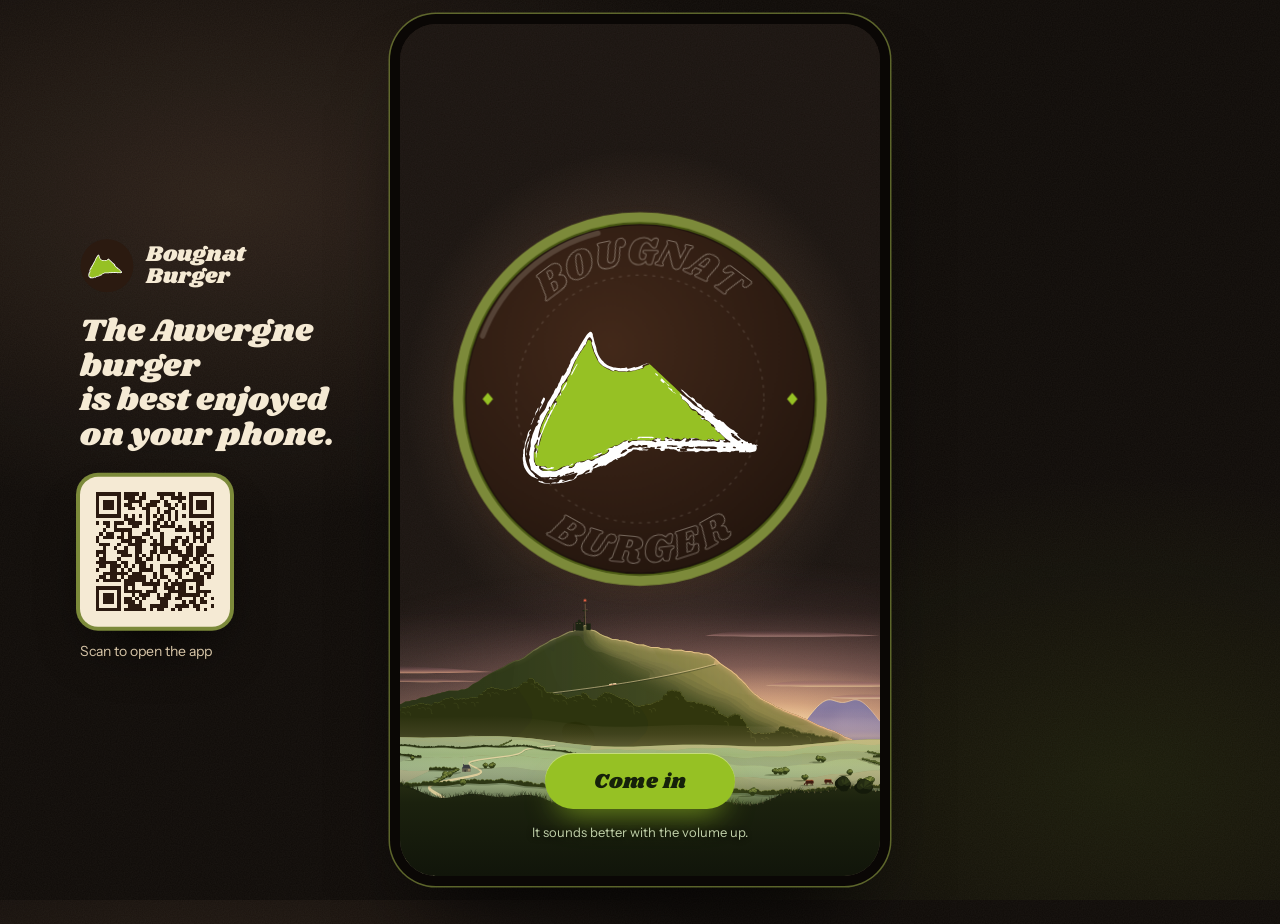
<file: index.html>
<!doctype html>
<html lang="fr">
<head>
  <meta charset="utf-8">
  <meta name="viewport" content="width=device-width, initial-scale=1, maximum-scale=1, user-scalable=no, viewport-fit=cover">
  <title>Bougnat Burger · Le burger d'Auvergne à Clermont-Ferrand depuis 2012</title>
  <meta name="description" content="Bougnat Burger, 10 bd Léon-Malfreyt à Clermont-Ferrand : burgers au Saint-Nectaire, Cantal et Bleu d'Auvergne AOP, steak façon bouchère VBF, frites maison. Du mercredi au samedi, midi et soir. Réservation, à emporter, livraison.">
  <!-- MAQUETTE : adresse GitHub Pages ; le vrai domaine se met partout d'un coup :
       node tools/set-domain.mjs https://www.bougnatburger.fr -->
  <link rel="canonical" href="https://maliciousmusic.github.io/bougnat-burger/">
  <link rel="alternate" hreflang="fr" href="https://maliciousmusic.github.io/bougnat-burger/">
  <link rel="alternate" hreflang="en" href="https://maliciousmusic.github.io/bougnat-burger/?lang=en">
  <link rel="alternate" hreflang="es" href="https://maliciousmusic.github.io/bougnat-burger/?lang=es">
  <link rel="alternate" hreflang="zh-Hans" href="https://maliciousmusic.github.io/bougnat-burger/?lang=zh">
  <link rel="alternate" hreflang="x-default" href="https://maliciousmusic.github.io/bougnat-burger/">
  <meta name="theme-color" content="#1A130F">
  <meta name="color-scheme" content="light">
  <!-- MAQUETTE en ligne : pas d'indexation tant que les commandes et les paiements sont fictifs.
       À la mise en ligne : content="index, follow, max-image-preview:large" -->
  <meta name="robots" content="noindex, nofollow">

  <meta property="og:type" content="restaurant">
  <meta property="og:locale" content="fr_FR">
  <meta property="og:locale:alternate" content="en_GB">
  <meta property="og:site_name" content="Bougnat Burger">
  <meta property="og:title" content="Bougnat Burger · le burger d'Auvergne à Clermont-Ferrand">
  <meta property="og:description" content="Saint-Nectaire, Cantal, Bleu d'Auvergne, steak façon bouchère et frites maison. Réservez, commandez à emporter ou en livraison.">
  <meta property="og:url" content="https://maliciousmusic.github.io/bougnat-burger/">
  <meta property="og:image" content="https://maliciousmusic.github.io/bougnat-burger/assets/img/og-bougnat.png">
  <meta property="og:image:width" content="1200">
  <meta property="og:image:height" content="630">
  <meta name="twitter:card" content="summary_large_image">

  <meta name="geo.region" content="FR-63">
  <meta name="geo.placename" content="Clermont-Ferrand">
  <meta name="geo.position" content="45.7739412;3.0856348">
  <meta name="ICBM" content="45.7739412, 3.0856348">

  <link rel="icon" href="assets/icons/favicon.svg" type="image/svg+xml">
  <link rel="apple-touch-icon" href="assets/icons/apple-touch-icon.png">
  <meta name="apple-mobile-web-app-title" content="Bougnat">
  <meta name="apple-mobile-web-app-capable" content="yes">
  <meta name="mobile-web-app-capable" content="yes">
  <meta name="apple-mobile-web-app-status-bar-style" content="black-translucent">
  <link rel="manifest" href="manifest.webmanifest">
  <link rel="alternate" type="text/markdown" href="llms.txt" title="Bougnat Burger · résumé pour assistants IA">

  <!-- Polices hébergées sur le site (tools/fetch-fonts.py) : aucun appel à Google -->
  <link rel="stylesheet" href="css/fonts.css?v=20261020020842">
  <link rel="stylesheet" href="css/bougnat.css?v=20261020020842">
  <link rel="stylesheet" href="css/puys.css?v=20261020020842">

  <!-- Données structurées (Google et assistants IA) : le restaurant ; la carte est ajoutée par tools/build-menu.mjs -->
  <script type="application/ld+json">
  {
    "@context": "https://schema.org",
    "@type": "Restaurant",
    "@id": "https://maliciousmusic.github.io/bougnat-burger/#restaurant",
    "name": "Bougnat Burger",
    "description": "Restaurant de burgers au terroir auvergnat : Saint-Nectaire, Cantal et Bleu d'Auvergne AOP, steak haché façon bouchère VBF, pain artisanal, frites et desserts maison.",
    "url": "https://maliciousmusic.github.io/bougnat-burger/",
    "telephone": "+33 7 60 12 00 63",
    "email": "bougnatburger@hotmail.fr",
    "foundingDate": "2012-02-02",
    "servesCuisine": ["Burgers", "Cuisine auvergnate"],
    "priceRange": "20–30 €",
    "acceptsReservations": true,
    "image": "https://maliciousmusic.github.io/bougnat-burger/assets/img/og-bougnat.png",
    "logo": "https://maliciousmusic.github.io/bougnat-burger/assets/logo/badge.svg",
    "address": {
      "@type": "PostalAddress",
      "streetAddress": "10 boulevard Léon-Malfreyt",
      "postalCode": "63000",
      "addressLocality": "Clermont-Ferrand",
      "addressRegion": "Auvergne-Rhône-Alpes",
      "addressCountry": "FR"
    },
    "geo": { "@type": "GeoCoordinates", "latitude": 45.7739412, "longitude": 3.0856348 },
    "hasMap": "https://www.google.com/maps/place/?q=place_id:ChIJ-SIFuukb90cRnD9t-Ioq67Y",
    "openingHoursSpecification": [
      { "@type": "OpeningHoursSpecification", "dayOfWeek": ["Wednesday", "Thursday"], "opens": "11:30", "closes": "14:00" },
      { "@type": "OpeningHoursSpecification", "dayOfWeek": ["Wednesday", "Thursday"], "opens": "18:30", "closes": "22:00" },
      { "@type": "OpeningHoursSpecification", "dayOfWeek": ["Friday", "Saturday"], "opens": "11:30", "closes": "14:00" },
      { "@type": "OpeningHoursSpecification", "dayOfWeek": ["Friday", "Saturday"], "opens": "18:30", "closes": "22:15" }
    ],
    "sameAs": ["https://www.instagram.com/bougnatburger/", "https://www.facebook.com/BougnatBurger"],
    "hasMenu": { "@id": "https://maliciousmusic.github.io/bougnat-burger/#carte" },
    "currenciesAccepted": "EUR",
    "potentialAction": [
      { "@type": "ReserveAction", "name": "Réserver une table", "target": { "@type": "EntryPoint", "urlTemplate": "https://maliciousmusic.github.io/bougnat-burger/#reserver", "inLanguage": ["fr", "en", "es", "zh-Hans"], "actionPlatform": ["https://schema.org/MobileWebPlatform", "https://schema.org/DesktopWebPlatform"] }, "result": { "@type": "FoodEstablishmentReservation" } },
      { "@type": "OrderAction", "name": "Commander à emporter", "target": { "@type": "EntryPoint", "urlTemplate": "https://maliciousmusic.github.io/bougnat-burger/#commander", "inLanguage": ["fr", "en", "es", "zh-Hans"], "actionPlatform": ["https://schema.org/MobileWebPlatform", "https://schema.org/DesktopWebPlatform"] }, "deliveryMethod": "http://purl.org/goodrelations/v1#DeliveryModePickUp" }
    ]
  }
  </script>
  <script type="application/ld+json">
  { "@context": "https://schema.org", "@type": "WebSite", "@id": "https://maliciousmusic.github.io/bougnat-burger/#site", "url": "https://maliciousmusic.github.io/bougnat-burger/", "name": "Bougnat Burger", "inLanguage": ["fr", "en", "es", "zh-Hans"], "publisher": { "@id": "https://maliciousmusic.github.io/bougnat-burger/#restaurant" } }
  </script>
  <!-- MENU-JSONLD:START -->
  <script type="application/ld+json">
  {"@context":"https://schema.org","@type":"Menu","@id":"https://maliciousmusic.github.io/bougnat-burger/#carte","name":"La carte du Bougnat Burger","inLanguage":"fr","hasMenuSection":[{"@type":"MenuSection","name":"Burgers","hasMenuItem":[{"@type":"MenuItem","name":"Ti' Mefia Te","description":"Pain burger artisanal, steak haché façon bouchère VBF ou galette de pommes de terre, Saint-Nectaire fermier AOP, Bleu d'Auvergne AOP, Cantal jeune AOP, jambon sec, tomates, pomme paillasson, noix, salade et mesclun maison, sauce au Saint-Nectaire fermier AOP.","offers":{"@type":"Offer","price":"18.90","priceCurrency":"EUR"}},{"@type":"MenuItem","name":"Mefia Te (double)","description":"Pain burger artisanal, double steak haché façon bouchère VBF ou galette de pommes de terre, Saint-Nectaire fermier AOP, Bleu d'Auvergne AOP, Cantal jeune AOP, jambon sec, tomates, pomme paillasson, noix, salade et mesclun maison, sauce au Saint-Nectaire fermier AOP.","offers":{"@type":"Offer","price":"23.90","priceCurrency":"EUR"}},{"@type":"MenuItem","name":"Ti' Bougnat","description":"Pain burger artisanal, steak haché façon bouchère VBF ou galette de pommes de terre, Saint-Nectaire fermier AOP, jambon sec, pomme paillasson, salade et mesclun maison, sauce au Saint-Nectaire fermier AOP.","offers":{"@type":"Offer","price":"16.90","priceCurrency":"EUR"}},{"@type":"MenuItem","name":"Bougnat (double)","description":"Pain burger artisanal, double steak haché façon bouchère VBF ou galette de pommes de terre, Saint-Nectaire fermier AOP, jambon sec, pomme paillasson, salade et mesclun maison, sauce au Saint-Nectaire fermier AOP.","offers":{"@type":"Offer","price":"21.90","priceCurrency":"EUR"}},{"@type":"MenuItem","name":"Ti' Gourmand","description":"Pain burger artisanal, steak haché façon bouchère VBF ou galette de pommes de terre, Saint-Nectaire fermier AOP, Bleu d'Auvergne AOP, jambon sec, pomme paillasson, noix, salade et mesclun maison, sauce au Saint-Nectaire fermier AOP.","offers":{"@type":"Offer","price":"18.90","priceCurrency":"EUR"}},{"@type":"MenuItem","name":"Gourmand (double)","description":"Pain burger artisanal, double steak haché façon bouchère VBF ou galette de pommes de terre, Saint-Nectaire fermier AOP, Bleu d'Auvergne AOP, jambon sec, pomme paillasson, noix, salade et mesclun maison, sauce au Saint-Nectaire fermier AOP.","offers":{"@type":"Offer","price":"23.90","priceCurrency":"EUR"}},{"@type":"MenuItem","name":"Ti' Vulcano","description":"Pain burger artisanal, steak haché façon bouchère VBF ou galette de pommes de terre, Cantal jeune AOP, poivrons, chorizo, pomme paillasson, salade et mesclun maison, sauce chili.","offers":{"@type":"Offer","price":"16.90","priceCurrency":"EUR"}},{"@type":"MenuItem","name":"Vulcano (double)","description":"Pain burger artisanal, double steak haché façon bouchère VBF ou galette de pommes de terre, Cantal jeune AOP, poivrons, chorizo, pomme paillasson, salade et mesclun maison, sauce chili.","offers":{"@type":"Offer","price":"21.90","priceCurrency":"EUR"}},{"@type":"MenuItem","name":"Ti' Blue","description":"Pain burger artisanal, steak haché façon bouchère VBF ou galette de pommes de terre, Bleu d'Auvergne AOP, Cantal jeune AOP, pomme paillasson, noix, salade et mesclun maison, sauce au Bleu d'Auvergne AOP.","offers":{"@type":"Offer","price":"16.90","priceCurrency":"EUR"}},{"@type":"MenuItem","name":"Blue (double)","description":"Pain burger artisanal, double steak haché façon bouchère VBF ou galette de pommes de terre, Bleu d'Auvergne AOP, Cantal jeune AOP, pomme paillasson, noix, salade et mesclun maison, sauce au Bleu d'Auvergne AOP.","offers":{"@type":"Offer","price":"21.90","priceCurrency":"EUR"}},{"@type":"MenuItem","name":"Ti' Rillac","description":"Pain burger artisanal, steak haché façon bouchère VBF ou galette de pommes de terre, Carré d'Aurillac, pomme paillasson, noix, salade et mesclun maison, sauce au Bleu d'Auvergne AOP.","offers":{"@type":"Offer","price":"17.90","priceCurrency":"EUR"}},{"@type":"MenuItem","name":"Rillac (double)","description":"Pain burger artisanal, double steak haché façon bouchère VBF ou galette de pommes de terre, Carré d'Aurillac, pomme paillasson, noix, salade et mesclun maison, sauce au Bleu d'Auvergne AOP.","offers":{"@type":"Offer","price":"22.90","priceCurrency":"EUR"}},{"@type":"MenuItem","name":"Ti' Salers","description":"Pain burger artisanal, steak haché façon bouchère VBF ou galette de pommes de terre, Cantal Salers AOP, jambon sec, pomme paillasson, salade et mesclun maison, sauce au Saint-Nectaire fermier AOP.","offers":{"@type":"Offer","price":"20.90","priceCurrency":"EUR"}},{"@type":"MenuItem","name":"Salers (double)","description":"Pain burger artisanal, double steak haché façon bouchère VBF ou galette de pommes de terre, Cantal Salers AOP, jambon sec, pomme paillasson, salade et mesclun maison, sauce au Saint-Nectaire fermier AOP.","offers":{"@type":"Offer","price":"25.90","priceCurrency":"EUR"}},{"@type":"MenuItem","name":"Ti' Cabri","description":"Pain burger artisanal, steak haché façon bouchère VBF ou galette de pommes de terre, fromage de chèvre moulé à la louche, jambon sec, miel, salade et mesclun maison, sauce crème ciboulette.","offers":{"@type":"Offer","price":"18.90","priceCurrency":"EUR"}},{"@type":"MenuItem","name":"Cabri (double)","description":"Pain burger artisanal, double steak haché façon bouchère VBF ou galette de pommes de terre, fromage de chèvre moulé à la louche, jambon sec, miel, salade et mesclun maison, sauce crème ciboulette.","offers":{"@type":"Offer","price":"23.90","priceCurrency":"EUR"}},{"@type":"MenuItem","name":"Ti' Vegetario","description":"Pain burger artisanal, galette de pommes de terre, Cantal jeune AOP, poivrons, tomates, salade et mesclun maison, sauce crème ciboulette.","offers":{"@type":"Offer","price":"15.90","priceCurrency":"EUR"},"suitableForDiet":"https://schema.org/VegetarianDiet"},{"@type":"MenuItem","name":"Vegetario (double)","description":"Pain burger artisanal, double galette de pommes de terre, Cantal jeune AOP, poivrons, tomates, salade et mesclun maison, sauce crème ciboulette.","offers":{"@type":"Offer","price":"18.90","priceCurrency":"EUR"},"suitableForDiet":"https://schema.org/VegetarianDiet"},{"@type":"MenuItem","name":"Ti' Mefiano","description":"Pain burger artisanal, steak haché façon bouchère VBF ou galette de pommes de terre, Saint-Nectaire fermier AOP, Bleu d'Auvergne AOP, Cantal jeune AOP, fromage de chèvre moulé à la louche, jambon sec, chorizo, tomates, pomme paillasson, poivrons, noix, salade et mesclun maison, sauce au Saint-Nectaire fermier AOP.","offers":{"@type":"Offer","price":"21.90","priceCurrency":"EUR"}},{"@type":"MenuItem","name":"Mefiano (double)","description":"Pain burger artisanal, double steak haché façon bouchère VBF ou galette de pommes de terre, Saint-Nectaire fermier AOP, Bleu d'Auvergne AOP, Cantal jeune AOP, fromage de chèvre moulé à la louche, jambon sec, chorizo, tomates, pomme paillasson, poivrons, noix, salade et mesclun maison, sauce au Saint-Nectaire fermier AOP.","offers":{"@type":"Offer","price":"26.90","priceCurrency":"EUR"}}]},{"@type":"MenuSection","name":"Viandes","hasMenuItem":[{"@type":"MenuItem","name":"Bavette d'aloyau","description":"Bavette de bœuf charolais bio, 300 g. Origine France.","offers":{"@type":"Offer","price":"20.90","priceCurrency":"EUR"}},{"@type":"MenuItem","name":"Steak haché façon bouchère","description":"Steak haché façon bouchère VBF. Viande bovine, origine France.","offers":{"@type":"Offer","price":"16.90","priceCurrency":"EUR"}}]},{"@type":"MenuSection","name":"Salades","hasMenuItem":[{"@type":"MenuItem","name":"Allier","description":"Salade et mesclun maison, saumon fumé en Auvergne, Bleu d'Auvergne AOP, Cantal jeune AOP, tomates cerises.","offers":{"@type":"Offer","price":"16.90","priceCurrency":"EUR"}},{"@type":"MenuItem","name":"Chèvre chaud","description":"Salade et mesclun maison, toasts chauds de chèvre moulé à la louche, miel, jambon d'Auvergne IGP, pignons de pin, herbes de Provence, tomates cerises.","offers":{"@type":"Offer","price":"16.90","priceCurrency":"EUR"}},{"@type":"MenuItem","name":"Vercingétorix vs César","description":"Salade et mesclun maison, Cantal jeune AOP, blanc de poulet, poivrons, croûtons à l'huile d'olive, tomates cerises.","offers":{"@type":"Offer","price":"16.90","priceCurrency":"EUR"}},{"@type":"MenuItem","name":"Auvergnate","description":"Salade et mesclun maison, jambon d'Auvergne IGP, Bleu d'Auvergne AOP, Cantal jeune AOP, noix, tomates cerises.","offers":{"@type":"Offer","price":"15.90","priceCurrency":"EUR"}},{"@type":"MenuItem","name":"Sancy","description":"Salade et mesclun maison, toasts chauds de Saint-Nectaire fermier AOP et de Bleu d'Auvergne AOP, Cantal jeune AOP, jambon d'Auvergne IGP, tomates cerises.","offers":{"@type":"Offer","price":"16.90","priceCurrency":"EUR"}}]},{"@type":"MenuSection","name":"Wraps","hasMenuItem":[{"@type":"MenuItem","name":"Wrap saumon","description":"Galette de blé, saumon fumé en Auvergne, tomates, salade et mesclun maison, sauce à l'aneth.","offers":{"@type":"Offer","price":"18.90","priceCurrency":"EUR"}},{"@type":"MenuItem","name":"Wrap chèvre","description":"Galette de blé, chèvre moulé à la louche, miel, jambon sec, tomates, salade et mesclun maison, sauce crème ciboulette.","offers":{"@type":"Offer","price":"19.90","priceCurrency":"EUR"}},{"@type":"MenuItem","name":"Wrap poulet","description":"Galette de blé, blanc de poulet, tomates, poivrons, salade et mesclun maison, sauce crème curry.","offers":{"@type":"Offer","price":"18.90","priceCurrency":"EUR"}}]},{"@type":"MenuSection","name":"Enfant","hasMenuItem":[{"@type":"MenuItem","name":"Le Petiot","description":"Pain burger artisanal, steak haché VBF ou galette de pommes de terre, Cantal jeune AOP, tomates, salade et mesclun, sauce au Saint-Nectaire fermier. Avec un sirop et une boule de glace.","offers":{"@type":"Offer","price":"13.90","priceCurrency":"EUR"}}]},{"@type":"MenuSection","name":"Desserts","hasMenuItem":[{"@type":"MenuItem","name":"Tarte au citron meringuée","description":"Pâte sucrée, crème au citron et meringue.","offers":{"@type":"Offer","price":"7.90","priceCurrency":"EUR"}},{"@type":"MenuItem","name":"Framboisier","description":"Génoise nature, mousse bavaroise, framboises, amandes hachées torréfiées.","offers":{"@type":"Offer","price":"7.90","priceCurrency":"EUR"}},{"@type":"MenuItem","name":"Forêt noire","description":"Génoise au chocolat, chantilly maison, copeaux de chocolat au lait. Sans cerises, sans alcool.","offers":{"@type":"Offer","price":"7.90","priceCurrency":"EUR"}},{"@type":"MenuItem","name":"Moelleux au chocolat","description":"Gâteau au chocolat au cœur fondant, servi tiède.","offers":{"@type":"Offer","price":"5.90","priceCurrency":"EUR"}},{"@type":"MenuItem","name":"Nougat glacé","description":"Crème fraîche, abricots, raisins secs, noisettes, pistaches et amandes.","offers":{"@type":"Offer","price":"5.90","priceCurrency":"EUR"}},{"@type":"MenuItem","name":"Tiramisu framboise","description":"Sur place uniquement."},{"@type":"MenuItem","name":"Tiramisu café","description":"Sur place uniquement."},{"@type":"MenuItem","name":"Mousse au chocolat","description":"Sur place uniquement."},{"@type":"MenuItem","name":"Citron, coco ou orange givrés","description":"Sur place uniquement."},{"@type":"MenuItem","name":"Glaces et sorbets","description":"Sur place uniquement."},{"@type":"MenuItem","name":"Plateau gourmand","description":"Sur place uniquement."}]},{"@type":"MenuSection","name":"Boissons","hasMenuItem":[{"@type":"MenuItem","name":"Apéritifs","description":"Rhum, vodka, whisky, tequila, pastis. Sur place uniquement."}],"hasMenuSection":[{"@type":"MenuSection","name":"Softs","description":"Sodas, thé glacé, jus Pago, eau minérale.","hasMenuItem":[{"@type":"MenuItem","name":"Coca-Cola","description":"33 cl","offers":{"@type":"Offer","price":"3.00","priceCurrency":"EUR"}},{"@type":"MenuItem","name":"Coca-Cola Zero","description":"33 cl","offers":{"@type":"Offer","price":"3.00","priceCurrency":"EUR"}},{"@type":"MenuItem","name":"Fuze Tea pêche intense","description":"33 cl","offers":{"@type":"Offer","price":"3.00","priceCurrency":"EUR"}},{"@type":"MenuItem","name":"Orangina","description":"33 cl","offers":{"@type":"Offer","price":"3.00","priceCurrency":"EUR"}},{"@type":"MenuItem","name":"Perrier","description":"33 cl","offers":{"@type":"Offer","price":"3.00","priceCurrency":"EUR"}},{"@type":"MenuItem","name":"Eau minérale","description":"33 cl","offers":{"@type":"Offer","price":"3.00","priceCurrency":"EUR"}},{"@type":"MenuItem","name":"Jus Pago","description":"20 cl · parfum au choix, à préciser dans le mot pour la cuisine","offers":{"@type":"Offer","price":"3.30","priceCurrency":"EUR"}}]},{"@type":"MenuSection","name":"Bières de la Brasserie des Sagnes","description":"Brasserie artisanale auvergnate. Bouteilles de 33 cl.","hasMenuItem":[{"@type":"MenuItem","name":"Blonde des Sagnes","description":"Blonde · maltée, douce amertume · 5 %","offers":{"@type":"Offer","price":"6.90","priceCurrency":"EUR"}},{"@type":"MenuItem","name":"Ambrée des Sagnes","description":"Ambrée · notes caramélisées, légère amertume · 6 %","offers":{"@type":"Offer","price":"6.90","priceCurrency":"EUR"}},{"@type":"MenuItem","name":"White Pale Ale","description":"Blanche pale ale · fruitée, amertume équilibrée · 5,5 %","offers":{"@type":"Offer","price":"6.90","priceCurrency":"EUR"}},{"@type":"MenuItem","name":"Boom Shiva","description":"IPA · fruitée, amertume désaltérante · 5 %","offers":{"@type":"Offer","price":"6.90","priceCurrency":"EUR"}},{"@type":"MenuItem","name":"Owl Beer Pale Ale","description":"Blonde pale ale · fruitée, amertume équilibrée · 5,5 %","offers":{"@type":"Offer","price":"6.90","priceCurrency":"EUR"}},{"@type":"MenuItem","name":"Black Sands","description":"Noire · veloutée, douce amertume · 5,9 %","offers":{"@type":"Offer","price":"6.90","priceCurrency":"EUR"}}]},{"@type":"MenuSection","name":"Bières de la Brasserie Desprat","description":"Une maison historique de la bière en Auvergne. Bouteilles de 33 cl.","hasMenuItem":[{"@type":"MenuItem","name":"Flagrant Désir","description":"Blanche · myrtille et céréales d'Auvergne · 6 %","offers":{"@type":"Offer","price":"6.90","priceCurrency":"EUR"}},{"@type":"MenuItem","name":"Antidote bio","description":"Ambrée bio · châtaigne et gentiane · 6 %","offers":{"@type":"Offer","price":"6.90","priceCurrency":"EUR"}},{"@type":"MenuItem","name":"Cloche Rouge","description":"Blonde · céréales d'Auvergne, notes de sureau · 6 %","offers":{"@type":"Offer","price":"6.90","priceCurrency":"EUR"}},{"@type":"MenuItem","name":"Noix de Dordogne","description":"Ambrée aux noix · 6 %","offers":{"@type":"Offer","price":"6.90","priceCurrency":"EUR"}},{"@type":"MenuItem","name":"Fée de l'Effet","description":"Blonde · orge d'Auvergne, houblon d'Alsace, refermentée au miel d'Auvergne · 6 %","offers":{"@type":"Offer","price":"6.90","priceCurrency":"EUR"}},{"@type":"MenuItem","name":"La Bière des Druides","description":"Blanche · verveine, orge et blé d'Auvergne · 5 %","offers":{"@type":"Offer","price":"6.90","priceCurrency":"EUR"}},{"@type":"MenuItem","name":"La Planèze","description":"Blonde · aux lentilles de Saint-Flour · 5 %","offers":{"@type":"Offer","price":"6.90","priceCurrency":"EUR"}},{"@type":"MenuItem","name":"Organic bio","description":"Blonde bio · céréales d'Auvergne · 5 %","offers":{"@type":"Offer","price":"6.90","priceCurrency":"EUR"}},{"@type":"MenuItem","name":"Bière de Lave","description":"Noire · céréales d'Auvergne · 7 %","offers":{"@type":"Offer","price":"6.90","priceCurrency":"EUR"}}]},{"@type":"MenuSection","name":"Vins bio et vins d'Auvergne","description":"À emporter à la bouteille (75 cl) ; au verre, sur place.","hasMenuItem":[{"@type":"MenuItem","name":"Boudes","description":"Rouge fruité · Côtes d'Auvergne AOC","offers":{"@type":"Offer","price":"19.00","priceCurrency":"EUR"}},{"@type":"MenuItem","name":"Belleruche","description":"Rouge fruité · Côtes du Rhône AOC","offers":{"@type":"Offer","price":"19.00","priceCurrency":"EUR"}},{"@type":"MenuItem","name":"Pic Saint-Loup","description":"Rouge épicé · Château de Lascaux, Languedoc AOC","offers":{"@type":"Offer","price":"24.00","priceCurrency":"EUR"}},{"@type":"MenuItem","name":"Corent","description":"Rosé floral · Côtes d'Auvergne AOC","offers":{"@type":"Offer","price":"19.00","priceCurrency":"EUR"}},{"@type":"MenuItem","name":"Charme des Demoiselles","description":"Rosé frais · Château des Demoiselles, Côtes de Provence AOP","offers":{"@type":"Offer","price":"18.00","priceCurrency":"EUR"}},{"@type":"MenuItem","name":"Domaine des Cailles","description":"Blanc sec · Saint-Pourçain AOP","offers":{"@type":"Offer","price":"19.00","priceCurrency":"EUR"}},{"@type":"MenuItem","name":"Villa Dria","description":"Blanc moelleux · Côtes de Gascogne IGP","offers":{"@type":"Offer","price":"18.00","priceCurrency":"EUR"}}]}]}]}
  </script>
  <!-- MENU-JSONLD:END -->

  <noscript>
    <style>
      .app { height: auto; overflow: visible; }
      .views { position: static; }
      .view { position: relative; inset: auto; opacity: 1; visibility: visible; transform: none; display: block !important; }
      .view-scroll { overflow: visible; height: auto; }
      .splash, .tabbar, .film, .sheet { display: none; }
    </style>
  </noscript>
</head>
<body>
  <a class="skip-link" href="#views" data-i18n="skip">Aller au contenu</a>

<!-- Décor pour ordinateur : l'appli est pensée pour le téléphone -->
<aside class="desk" aria-hidden="true">
  <div class="desk-inner">
    <p class="desk-kicker"><svg class="desk-mark" viewBox="0 0 48 48" aria-hidden="true"><use href="#logo-mini"/></svg><span>Bougnat<br>Burger</span></p>
    <p class="desk-title" data-i18n="desk.title">Le burger d'Auvergne<br>se déguste sur téléphone.</p>
    <div class="desk-qr" id="desk-qr"><!-- QR:START (tools/render-qr.py : https://maliciousmusic.github.io/bougnat-burger/) --><svg viewBox="-1 -1 35 35" shape-rendering="crispEdges" role="img" aria-label="QR code : https://maliciousmusic.github.io/bougnat-burger/"><path d="M0 0h7v1h-7zM8 0h4v1h-4zM13 0h1v1h-1zM17 0h5v1h-5zM23 0h1v1h-1zM26 0h7v1h-7zM0 1h1v1h-1zM6 1h1v1h-1zM8 1h3v1h-3zM12 1h2v1h-2zM18 1h1v1h-1zM21 1h4v1h-4zM26 1h1v1h-1zM32 1h1v1h-1zM0 2h1v1h-1zM2 2h3v1h-3zM6 2h1v1h-1zM9 2h4v1h-4zM15 2h3v1h-3zM19 2h1v1h-1zM23 2h1v1h-1zM26 2h1v1h-1zM28 2h3v1h-3zM32 2h1v1h-1zM0 3h1v1h-1zM2 3h3v1h-3zM6 3h1v1h-1zM8 3h2v1h-2zM12 3h1v1h-1zM14 3h3v1h-3zM19 3h2v1h-2zM22 3h1v1h-1zM24 3h1v1h-1zM26 3h1v1h-1zM28 3h3v1h-3zM32 3h1v1h-1zM0 4h1v1h-1zM2 4h3v1h-3zM6 4h1v1h-1zM9 4h2v1h-2zM13 4h2v1h-2zM17 4h1v1h-1zM20 4h2v1h-2zM24 4h1v1h-1zM26 4h1v1h-1zM28 4h3v1h-3zM32 4h1v1h-1zM0 5h1v1h-1zM6 5h1v1h-1zM14 5h1v1h-1zM17 5h1v1h-1zM19 5h2v1h-2zM22 5h1v1h-1zM26 5h1v1h-1zM32 5h1v1h-1zM0 6h7v1h-7zM8 6h1v1h-1zM10 6h1v1h-1zM12 6h1v1h-1zM14 6h1v1h-1zM16 6h1v1h-1zM18 6h1v1h-1zM20 6h1v1h-1zM22 6h1v1h-1zM24 6h1v1h-1zM26 6h7v1h-7zM8 7h3v1h-3zM14 7h1v1h-1zM17 7h2v1h-2zM20 7h1v1h-1zM22 7h1v1h-1zM0 8h1v1h-1zM2 8h2v1h-2zM5 8h3v1h-3zM9 8h4v1h-4zM14 8h1v1h-1zM16 8h2v1h-2zM19 8h1v1h-1zM21 8h1v1h-1zM26 8h1v1h-1zM29 8h1v1h-1zM31 8h2v1h-2zM3 9h1v1h-1zM5 9h1v1h-1zM10 9h2v1h-2zM16 9h1v1h-1zM18 9h4v1h-4zM23 9h1v1h-1zM26 9h2v1h-2zM29 9h2v1h-2zM32 9h1v1h-1zM2 10h1v1h-1zM5 10h5v1h-5zM14 10h1v1h-1zM16 10h2v1h-2zM22 10h3v1h-3zM26 10h4v1h-4zM31 10h2v1h-2zM1 11h1v1h-1zM3 11h2v1h-2zM7 11h1v1h-1zM9 11h1v1h-1zM13 11h2v1h-2zM18 11h1v1h-1zM27 11h1v1h-1zM29 11h1v1h-1zM32 11h1v1h-1zM0 12h1v1h-1zM2 12h3v1h-3zM6 12h2v1h-2zM9 12h4v1h-4zM15 12h1v1h-1zM18 12h1v1h-1zM22 12h2v1h-2zM25 12h1v1h-1zM27 12h3v1h-3zM31 12h2v1h-2zM0 13h1v1h-1zM7 13h3v1h-3zM11 13h3v1h-3zM16 13h1v1h-1zM18 13h1v1h-1zM21 13h2v1h-2zM24 13h2v1h-2zM27 13h1v1h-1zM29 13h1v1h-1zM31 13h1v1h-1zM1 14h3v1h-3zM6 14h1v1h-1zM9 14h4v1h-4zM15 14h4v1h-4zM21 14h1v1h-1zM24 14h1v1h-1zM26 14h1v1h-1zM30 14h1v1h-1zM2 15h1v1h-1zM5 15h1v1h-1zM8 15h1v1h-1zM11 15h2v1h-2zM16 15h1v1h-1zM18 15h5v1h-5zM25 15h2v1h-2zM28 15h3v1h-3zM0 16h3v1h-3zM6 16h3v1h-3zM11 16h2v1h-2zM15 16h2v1h-2zM18 16h2v1h-2zM21 16h3v1h-3zM25 16h2v1h-2zM28 16h3v1h-3zM0 17h1v1h-1zM2 17h1v1h-1zM7 17h3v1h-3zM11 17h1v1h-1zM13 17h1v1h-1zM15 17h1v1h-1zM17 17h1v1h-1zM20 17h1v1h-1zM23 17h4v1h-4zM28 17h2v1h-2zM31 17h2v1h-2zM1 18h2v1h-2zM6 18h1v1h-1zM11 18h2v1h-2zM14 18h2v1h-2zM17 18h1v1h-1zM20 18h1v1h-1zM24 18h2v1h-2zM27 18h2v1h-2zM30 18h1v1h-1zM0 19h6v1h-6zM7 19h2v1h-2zM11 19h3v1h-3zM23 19h2v1h-2zM26 19h1v1h-1zM28 19h1v1h-1zM31 19h1v1h-1zM1 20h2v1h-2zM4 20h3v1h-3zM8 20h1v1h-1zM10 20h1v1h-1zM12 20h2v1h-2zM15 20h1v1h-1zM18 20h8v1h-8zM29 20h2v1h-2zM32 20h1v1h-1zM0 21h1v1h-1zM4 21h2v1h-2zM7 21h1v1h-1zM9 21h1v1h-1zM12 21h4v1h-4zM18 21h1v1h-1zM21 21h1v1h-1zM23 21h1v1h-1zM26 21h1v1h-1zM29 21h1v1h-1zM32 21h1v1h-1zM2 22h7v1h-7zM10 22h3v1h-3zM16 22h1v1h-1zM18 22h1v1h-1zM22 22h2v1h-2zM25 22h1v1h-1zM27 22h2v1h-2zM30 22h3v1h-3zM1 23h2v1h-2zM4 23h2v1h-2zM7 23h1v1h-1zM9 23h5v1h-5zM16 23h1v1h-1zM18 23h2v1h-2zM23 23h1v1h-1zM27 23h3v1h-3zM31 23h1v1h-1zM0 24h1v1h-1zM2 24h5v1h-5zM8 24h6v1h-6zM15 24h1v1h-1zM17 24h1v1h-1zM20 24h1v1h-1zM22 24h1v1h-1zM24 24h6v1h-6zM8 25h3v1h-3zM13 25h5v1h-5zM19 25h1v1h-1zM21 25h4v1h-4zM28 25h2v1h-2zM0 26h7v1h-7zM8 26h1v1h-1zM10 26h1v1h-1zM16 26h1v1h-1zM19 26h3v1h-3zM23 26h2v1h-2zM26 26h1v1h-1zM28 26h1v1h-1zM0 27h1v1h-1zM6 27h1v1h-1zM8 27h5v1h-5zM14 27h3v1h-3zM20 27h5v1h-5zM28 27h4v1h-4zM0 28h1v1h-1zM2 28h3v1h-3zM6 28h1v1h-1zM10 28h1v1h-1zM12 28h3v1h-3zM17 28h1v1h-1zM19 28h2v1h-2zM23 28h6v1h-6zM30 28h1v1h-1zM0 29h1v1h-1zM2 29h3v1h-3zM6 29h1v1h-1zM8 29h2v1h-2zM11 29h1v1h-1zM13 29h1v1h-1zM17 29h4v1h-4zM22 29h2v1h-2zM27 29h1v1h-1zM29 29h1v1h-1zM32 29h1v1h-1zM0 30h1v1h-1zM2 30h3v1h-3zM6 30h1v1h-1zM8 30h3v1h-3zM12 30h1v1h-1zM18 30h2v1h-2zM24 30h1v1h-1zM26 30h2v1h-2zM29 30h2v1h-2zM0 31h1v1h-1zM6 31h1v1h-1zM9 31h4v1h-4zM15 31h5v1h-5zM22 31h4v1h-4zM27 31h2v1h-2zM32 31h1v1h-1zM0 32h7v1h-7zM8 32h6v1h-6zM15 32h1v1h-1zM17 32h2v1h-2zM21 32h1v1h-1zM23 32h1v1h-1zM28 32h1v1h-1zM30 32h1v1h-1z" fill="#2B1A10"/></svg><!-- QR:END --></div>
    <p class="desk-note" data-i18n="desk.note">Scannez pour ouvrir l'appli</p>
  </div>
</aside>

<div class="app" id="app">

  <!-- Ouverture : le volcan se compose, les deux mots s'enroulent autour -->
  <div class="splash" id="splash" role="dialog" aria-label="Bougnat Burger">
    <div class="splash-paysage" aria-hidden="true">
      <img class="pl-lointain" src="assets/img/puys/lointain.svg" alt="" width="480" height="320">
      <img class="pl-dome" src="assets/img/puys/dome.svg" alt="" width="480" height="320">
      <img class="pl-plaine" src="assets/img/puys/plaine.svg" alt="" width="480" height="320">
      <img class="pl-premier" src="assets/img/puys/premier.svg" alt="" width="480" height="320">
    </div>
    <div class="splash-stage" id="splash-stage"></div>
    <button class="splash-go" id="splash-go" type="button" data-sfx="none"><span data-i18n="splash.go">Entrer</span></button>
    <p class="splash-hint" data-i18n="splash.hint">Le son est plus beau, montez le volume.</p>
  </div>

  <header class="topbar">
    <a class="brand" href="#accueil" aria-label="Bougnat Burger, accueil" data-sfx="tab">
      <svg class="brand-mark" viewBox="0 0 48 48" aria-hidden="true"><use href="#logo-mini"/></svg>
      <span class="brand-name">Bougnat<br>Burger</span>
    </a>
    <div class="top-actions">
      <div class="lang-choix">
        <button class="top-btn lang-btn" id="lang-btn" type="button" aria-expanded="false" aria-controls="lang-list" aria-label="Langue : Français" data-sfx="none">
          <span class="lang-on" id="lang-cur">FR</span><svg class="lang-fleche" viewBox="0 0 12 12" aria-hidden="true"><path d="M3 4.6l3 3 3-3" fill="none" stroke="currentColor" stroke-width="1.8" stroke-linecap="round" stroke-linejoin="round"/></svg>
        </button>
        <ul class="lang-list" id="lang-list" hidden>
          <li><a href="?lang=fr" data-lang="fr" lang="fr" hreflang="fr">Français</a></li>
          <li><a href="?lang=en" data-lang="en" lang="en" hreflang="en">English</a></li>
          <li><a href="?lang=es" data-lang="es" lang="es" hreflang="es">Español</a></li>
          <li><a href="?lang=zh" data-lang="zh" lang="zh-Hans" hreflang="zh-Hans">中文</a></li>
        </ul>
      </div>
      <button class="top-btn sound-btn" id="sound-btn" type="button" aria-pressed="true" aria-label="Son" data-i18n-attr="aria-label:sound" data-sfx="none">
        <svg class="son-on" aria-hidden="true"><use href="#i-haut-son"/></svg><svg class="son-off" aria-hidden="true"><use href="#i-haut-muet"/></svg>
      </button>
      <a class="top-btn bag-btn" id="bag-btn" href="#commander" aria-label="Mon sac" data-i18n-attr="aria-label:bag">
        <svg aria-hidden="true"><use href="#i-haut-sac"/></svg>
        <span class="bag-count" id="bag-count" hidden>0</span>
      </a>
    </div>
  </header>

  <main class="views" id="views" tabindex="-1">

    <!-- ============================== ACCUEIL ============================== -->
    <section class="view" id="accueil" data-view="accueil" aria-labelledby="accueil-title">
      <div class="view-scroll">

        <!-- L'ardoise des horaires (dépliable) ; version statique pour les robots, enrichie par bb-hours.js -->
        <div class="ardoise" id="ardoise">
          <button class="ardoise-face" id="ardoise-face" type="button" aria-expanded="false" aria-controls="ardoise-week" data-sfx="none">
            <span class="ens-hublot" aria-hidden="true"></span>
            <span class="ardoise-state" id="ardoise-state">Ouvert du mercredi au samedi</span>
            <span class="ardoise-more" data-i18n="hours.more">les horaires</span>
          </button>
          <div class="ardoise-week" id="ardoise-week">
            <h2 class="sr-only" data-i18n="hours.title">Horaires d'ouverture</h2>
            <ul class="week" id="week">
              <li data-day="3"><b>Mercredi</b> 11h30–14h · 18h30–22h</li>
              <li data-day="4"><b>Jeudi</b> 11h30–14h · 18h30–22h</li>
              <li data-day="5"><b>Vendredi</b> 11h30–14h · 18h30–22h15</li>
              <li data-day="6"><b>Samedi</b> 11h30–14h · 18h30–22h15</li>
              <li data-day="0"><b>Dimanche, lundi, mardi</b> fermé</li>
            </ul>
          </div>
        </div>

        <div class="film" id="film" role="img" aria-label="Petit film : un bougnat saute en chute libre au-dessus de la chaîne des Puys, mais il s'est trompé de sac ; au lieu du parachute, un menu s'envole. Il rattrape et mange le burger, les frites et la boisson, s'écrase dans un nuage de fumée, se relève indemne et croque une dernière frite." data-i18n-attr="aria-label:film.alt">
          <div class="film-fallback" aria-hidden="true"></div>
        </div>

        <div class="accroche reveal">
          <p class="kicker">Clermont-Ferrand</p>
          <h1 id="accueil-title"><span data-i18n="home.title1">Le burger d'Auvergne,</span> <em data-i18n="home.title2">depuis 2012</em></h1>
          <p data-i18n="home.lede">Saint-Nectaire, Cantal et Bleu d'Auvergne AOP, steak façon bouchère VBF, pain artisanal et frites maison. Au 10 boulevard Léon-Malfreyt, à Clermont-Ferrand.</p>
        </div>

        <nav class="quick reveal" aria-label="Accès rapides" data-i18n-attr="aria-label:quick">
          <a class="quick-btn" href="#reserver" data-sfx="tab"><svg aria-hidden="true"><use href="#i-couverts"/></svg><span data-i18n="quick.book">Réserver</span></a>
          <a class="quick-btn" href="#commander" data-sfx="tab"><svg aria-hidden="true"><use href="#i-sac"/></svg><span data-i18n="quick.order">Commander</span></a>
          <a class="quick-btn" href="tel:+33760120063"><svg aria-hidden="true"><use href="#i-tel"/></svg><span data-i18n="quick.call">Appeler</span></a>
          <a class="quick-btn" id="quick-route" href="https://www.google.com/maps/dir/?api=1&amp;destination=45.7739412,3.0856348&amp;destination_place_id=ChIJ-SIFuukb90cRnD9t-Ioq67Y" target="_blank" rel="noopener"><svg aria-hidden="true"><use href="#i-pin"/></svg><span data-i18n="quick.route">Itinéraire</span></a>
        </nav>

        <section class="signatures reveal" aria-labelledby="sig-title">
          <div class="sec-head">
            <h2 id="sig-title" data-i18n="sig.title">Les incontournables</h2>
            <a class="link-more" href="#carte" data-sfx="tab" data-i18n="sig.all">Toute la carte</a>
          </div>
          <div class="sig-row" id="sig-row"></div>
        </section>

        <a class="note-google reveal" href="#nous-avis" data-sfx="tab">
          <span class="ng-score" data-nombre="4.6">4,6</span>
          <span class="ng-stars" aria-hidden="true"><svg><use href="#i-etoile"/></svg><svg><use href="#i-etoile"/></svg><svg><use href="#i-etoile"/></svg><svg><use href="#i-etoile"/></svg><svg class="half"><use href="#i-etoile"/></svg></span>
          <span class="ng-text" data-i18n="rating.text">2 039 avis sur Google</span>
        </a>

        <p class="fine" data-i18n="home.fine">Sur place, à emporter ou en livraison. Terrasse aux beaux jours.</p>

        <!-- ============================== NOUS : la nuit tombe sur les banquettes vertes ==============================
             Descendu dans l'accueil, sous la note Google : la 5e icône du bas est la carte de fidélité. -->
        <div class="accueil-nous" id="nous" role="region" aria-labelledby="nous-title">
          <header class="nous-hero">
            <p class="kicker" data-i18n="nous.kicker">Depuis le 2 février 2012</p>
            <h2 id="nous-title" data-i18n="nous.title">Un bougnat, c'est un Auvergnat qui régale.</h2>
            <!-- Le hublot : les photos du restaurant (photos du propriétaire sur sa fiche Google), en diaporama -->
            <figure class="nous-photo diapo" id="diapo">
              <img src="assets/img/nous/01-burger-double.webp" width="720" height="720" alt="Un burger double du Bougnat Burger, tenu à deux mains" class="on">
              <img src="assets/img/nous/02-devanture.webp" width="720" height="720" alt="La salle et la devanture du Bougnat Burger, le soir" loading="lazy">
              <img src="assets/img/nous/03-burger-jambon.webp" width="720" height="720" alt="Un burger au jambon sec, sur l'ardoise" loading="lazy">
              <img src="assets/img/nous/04-cuisine.webp" width="720" height="720" alt="En cuisine : les toasts au Saint-Nectaire et au Bleu d'Auvergne" loading="lazy">
              <img src="assets/img/nous/05-bieres.webp" width="720" height="720" alt="Les bières artisanales" loading="lazy">
              <img src="assets/img/nous/06-salade.webp" width="720" height="720" alt="Une salade aux toasts de Bleu d'Auvergne" loading="lazy">
              <img src="assets/img/nous/07-bavette-frites.webp" width="720" height="720" alt="La bavette, frites maison et salade" loading="lazy">
              <img src="assets/img/nous/08-tarte-citron.webp" width="720" height="720" alt="La tarte au citron meringuée" loading="lazy">
            </figure>
            <p class="diapo-credit" data-i18n="nous.photos">Photos : Bougnat Burger</p>
          </header>

          <section class="nous-story reveal">
            <p data-i18n="nous.story1">Aux XIX<sup>e</sup> et XX<sup>e</sup> siècles, les « bougnats » étaient ces Auvergnats montés à Paris qui tenaient les cafés-charbons : du vin, du bois, du charbon, et une table pour tout le monde.</p>
            <p data-i18n="nous.story2">Au Bougnat Burger, on garde l'esprit et on change le menu : le burger, fait maison, avec ce que l'Auvergne a de meilleur. Tout le reste suit la même idée, des frites coupées ici aux desserts maison.</p>
          </section>

          <section class="terroir reveal" aria-labelledby="terroir-title">
            <h3 id="terroir-title" data-i18n="terroir.title">Ce qu'il y a dans le pain</h3>
            <ul class="terroir-list">
              <li><svg aria-hidden="true"><use href="#i-fromage"/></svg><div><b data-i18n="terroir.aop">Quatre AOP d'Auvergne</b><span data-i18n="terroir.aop.t">Saint-Nectaire fermier, Cantal, Salers et Bleu d'Auvergne.</span></div></li>
              <li><svg aria-hidden="true"><use href="#i-steak"/></svg><div><b data-i18n="terroir.beef">Du bœuf français</b><span data-i18n="terroir.beef.t">Steak haché façon bouchère VBF, bavette de charolais bio.</span></div></li>
              <li><svg aria-hidden="true"><use href="#i-frites"/></svg><div><b data-i18n="terroir.fries">Frites maison</b><span data-i18n="terroir.fries.t">Avec chaque burger, et une salade maison.</span></div></li>
              <li><svg aria-hidden="true"><use href="#i-biere"/></svg><div><b data-i18n="terroir.beer">Bières du coin</b><span data-i18n="terroir.beer.t">Brasserie des Sagnes, Brasserie Desprat, vins d'Auvergne.</span></div></li>
            </ul>
          </section>

          <section class="avis reveal" id="nous-avis" aria-labelledby="avis-title">
            <h3 id="avis-title" data-i18n="avis.title">Ce que disent les clients</h3>
            <div class="avis-score">
              <span class="avis-num"><span data-nombre="4.6">4,6</span><small>/5</small></span>
              <span class="avis-meta"><span data-i18n="avis.count">2 039 avis Google</span><span data-i18n="avis.asof">au 27 septembre 2026</span></span>
            </div>
            <!-- La fenêtre sur les avis Google (bb-avis.js) ; le premier avis est écrit ici pour les robots -->
            <div class="avis-fenetre" role="region" aria-label="Avis Google" data-i18n-attr="aria-label:avis.window">
              <div class="avis-barre">
                <span class="avis-pastilles" aria-hidden="true"><i></i><i></i><i></i></span>
                <span class="avis-titre"><b data-i18n="avis.bar">Avis Google</b> · <span data-nombre="4.6">4,6</span> <svg aria-hidden="true"><use href="#i-etoile"/></svg></span>
                <a class="avis-ext" href="https://www.google.com/maps/place/?q=place_id:ChIJ-SIFuukb90cRnD9t-Ioq67Y" target="_blank" rel="noopener" aria-label="Ouvrir les avis sur Google" data-i18n-attr="aria-label:avis.open"><svg aria-hidden="true" viewBox="0 0 24 24"><path d="M9 5h10v10M19 5 6 18" fill="none" stroke="currentColor" stroke-width="2.2" stroke-linecap="round" stroke-linejoin="round"/></svg></a>
              </div>
              <div class="avis-piste" id="avis-piste">
                <article class="avis-carte"><p class="avis-texte">« Toujours bien accueilli, on mange bien et c'est très bon. On adore et recommande »</p><footer><b>Mika</b><span>août 2026</span></footer></article>
              </div>
              <div class="avis-points" id="avis-points"></div>
            </div>
            <p class="fine" data-i18n="avis.fine">Une sélection d'avis Google, reproduits tels quels avec leur date, et non vérifiés par le restaurant. Tous les avis, bons et moins bons, sont à lire sur Google. En production, ils s'affichent ici en direct.</p>
            <div class="avis-links">
              <a class="btn btn-ghost" href="https://www.google.com/maps/place/?q=place_id:ChIJ-SIFuukb90cRnD9t-Ioq67Y" target="_blank" rel="noopener" data-i18n="avis.read">Lire les avis</a>
              <a class="btn btn-ghost" href="https://search.google.com/local/writereview?placeid=ChIJ-SIFuukb90cRnD9t-Ioq67Y" target="_blank" rel="noopener" data-i18n="avis.write">Laisser un avis</a>
            </div>
          </section>

          <section class="infos reveal" aria-labelledby="infos-title">
            <h3 id="infos-title" data-i18n="infos.title">Nous trouver</h3>
            <address class="infos-card">
              <p><svg aria-hidden="true"><use href="#i-pin"/></svg><span>10 boulevard Léon-Malfreyt<br>63000 Clermont-Ferrand</span></p>
              <p><svg aria-hidden="true"><use href="#i-tel"/></svg><a href="tel:+33760120063">07 60 12 00 63</a></p>
              <p><svg aria-hidden="true"><use href="#i-mail"/></svg><a href="mailto:bougnatburger@hotmail.fr">bougnatburger@hotmail.fr</a></p>
            </address>
            <div class="infos-actions">
              <a class="btn btn-main" id="route-google" href="https://www.google.com/maps/dir/?api=1&amp;destination=45.7739412,3.0856348&amp;destination_place_id=ChIJ-SIFuukb90cRnD9t-Ioq67Y" target="_blank" rel="noopener"><svg aria-hidden="true"><use href="#i-pin"/></svg><span data-i18n="infos.route">Itinéraire</span></a>
              <a class="btn btn-ghost" href="https://www.instagram.com/bougnatburger/" target="_blank" rel="noopener">Instagram</a>
              <a class="btn btn-ghost" href="https://www.facebook.com/BougnatBurger" target="_blank" rel="noopener">Facebook</a>
            </div>
          </section>

          <footer class="nous-foot">
            <a href="mentions-legales.html" data-i18n="foot.legal">Mentions légales et confidentialité</a>
            <p data-i18n="foot.demo">Maquette de démonstration. Prix et informations issus de la carte du restaurant, septembre 2026.</p>
          </footer>
        </div>
      </div>
    </section>

    <!-- ============================== CARTE ============================== -->
    <section class="view" id="carte" data-view="carte" aria-labelledby="carte-title">
      <div class="view-scroll" id="carte-scroll">
        <header class="view-head">
          <h2 id="carte-title" data-i18n="carte.title">La carte</h2>
          <p data-i18n="carte.lede">Chaque burger est servi avec frites maison et salade. Steak façon bouchère ou galette de pommes de terre, au choix.</p>
        </header>
        <nav class="chips" id="chips" aria-label="Rubriques de la carte" data-i18n-attr="aria-label:carte.nav"></nav>
        <!-- Les filtres : grossesse et les 14 allergènes ; ce qui ne convient pas passe à 20 % (bb-carte.js) -->
        <div class="filtres" id="filtres" role="group" aria-labelledby="filtres-titre">
          <p class="filtres-titre" id="filtres-titre" data-i18n="filtres.title">Allergies, grossesse : touchez ce qui vous concerne</p>
          <div class="filtres-rang" id="filtres-rang"></div>
        </div>
        <div class="menu" id="menu">
<!-- MENU:START -->
<section class="menu-sec" id="m-burgers"><h3>Burgers</h3>
<ul class="list-items">
<li class="item plain"><h4>Ti' Mefia Te</h4><span class="price">18,90 € · Mefia Te double 23,90 €</span><p>Pain burger artisanal, steak haché façon bouchère VBF ou galette de pommes de terre, Saint-Nectaire fermier AOP, Bleu d'Auvergne AOP, Cantal jeune AOP, jambon sec, tomates, pomme paillasson, noix, salade et mesclun maison, sauce au Saint-Nectaire fermier AOP. Servi avec frites faites maison et salade maison.</p></li>
<li class="item plain"><h4>Ti' Bougnat</h4><span class="price">16,90 € · Bougnat double 21,90 €</span><p>Pain burger artisanal, steak haché façon bouchère VBF ou galette de pommes de terre, Saint-Nectaire fermier AOP, jambon sec, pomme paillasson, salade et mesclun maison, sauce au Saint-Nectaire fermier AOP. Servi avec frites faites maison et salade maison.</p></li>
<li class="item plain"><h4>Ti' Gourmand</h4><span class="price">18,90 € · Gourmand double 23,90 €</span><p>Pain burger artisanal, steak haché façon bouchère VBF ou galette de pommes de terre, Saint-Nectaire fermier AOP, Bleu d'Auvergne AOP, jambon sec, pomme paillasson, noix, salade et mesclun maison, sauce au Saint-Nectaire fermier AOP. Servi avec frites faites maison et salade maison.</p></li>
<li class="item plain"><h4>Ti' Vulcano</h4><span class="price">16,90 € · Vulcano double 21,90 €</span><p>Pain burger artisanal, steak haché façon bouchère VBF ou galette de pommes de terre, Cantal jeune AOP, poivrons, chorizo, pomme paillasson, salade et mesclun maison, sauce chili. Servi avec frites faites maison et salade maison.</p></li>
<li class="item plain"><h4>Ti' Blue</h4><span class="price">16,90 € · Blue double 21,90 €</span><p>Pain burger artisanal, steak haché façon bouchère VBF ou galette de pommes de terre, Bleu d'Auvergne AOP, Cantal jeune AOP, pomme paillasson, noix, salade et mesclun maison, sauce au Bleu d'Auvergne AOP. Servi avec frites faites maison et salade maison.</p></li>
<li class="item plain"><h4>Ti' Rillac</h4><span class="price">17,90 € · Rillac double 22,90 €</span><p>Pain burger artisanal, steak haché façon bouchère VBF ou galette de pommes de terre, Carré d'Aurillac, pomme paillasson, noix, salade et mesclun maison, sauce au Bleu d'Auvergne AOP. Servi avec frites faites maison et salade maison.</p></li>
<li class="item plain"><h4>Ti' Salers</h4><span class="price">20,90 € · Salers double 25,90 €</span><p>Pain burger artisanal, steak haché façon bouchère VBF ou galette de pommes de terre, Cantal Salers AOP, jambon sec, pomme paillasson, salade et mesclun maison, sauce au Saint-Nectaire fermier AOP. Servi avec frites faites maison et salade maison.</p></li>
<li class="item plain"><h4>Ti' Cabri</h4><span class="price">18,90 € · Cabri double 23,90 €</span><p>Pain burger artisanal, steak haché façon bouchère VBF ou galette de pommes de terre, fromage de chèvre moulé à la louche, jambon sec, miel, salade et mesclun maison, sauce crème ciboulette. Servi avec frites faites maison et salade maison.</p></li>
<li class="item plain"><h4>Ti' Vegetario</h4><span class="price">15,90 € · Vegetario double 18,90 €</span><p>Pain burger artisanal, galette de pommes de terre, Cantal jeune AOP, poivrons, tomates, salade et mesclun maison, sauce crème ciboulette. Servi avec frites faites maison et salade maison.</p></li>
<li class="item plain"><h4>Ti' Mefiano</h4><span class="price">21,90 € · Mefiano double 26,90 €</span><p>Pain burger artisanal, steak haché façon bouchère VBF ou galette de pommes de terre, Saint-Nectaire fermier AOP, Bleu d'Auvergne AOP, Cantal jeune AOP, fromage de chèvre moulé à la louche, jambon sec, chorizo, tomates, pomme paillasson, poivrons, noix, salade et mesclun maison, sauce au Saint-Nectaire fermier AOP. Servi avec frites faites maison et salade maison.</p></li>
</ul>
</section>
<section class="menu-sec" id="m-viandes"><h3>Viandes</h3>
<ul class="list-items">
<li class="item plain"><h4>Bavette d'aloyau</h4><span class="price">20,90 €</span><p>Bavette de bœuf charolais bio, 300 g. Origine France.</p></li>
<li class="item plain"><h4>Steak haché façon bouchère</h4><span class="price">16,90 €</span><p>Steak haché façon bouchère VBF. Viande bovine, origine France.</p></li>
</ul>
</section>
<section class="menu-sec" id="m-salades"><h3>Salades</h3>
<ul class="list-items">
<li class="item plain"><h4>Allier</h4><span class="price">16,90 €</span><p>Salade et mesclun maison, saumon fumé en Auvergne, Bleu d'Auvergne AOP, Cantal jeune AOP, tomates cerises.</p></li>
<li class="item plain"><h4>Chèvre chaud</h4><span class="price">16,90 €</span><p>Salade et mesclun maison, toasts chauds de chèvre moulé à la louche, miel, jambon d'Auvergne IGP, pignons de pin, herbes de Provence, tomates cerises.</p></li>
<li class="item plain"><h4>Vercingétorix vs César</h4><span class="price">16,90 €</span><p>Salade et mesclun maison, Cantal jeune AOP, blanc de poulet, poivrons, croûtons à l'huile d'olive, tomates cerises.</p></li>
<li class="item plain"><h4>Auvergnate</h4><span class="price">15,90 €</span><p>Salade et mesclun maison, jambon d'Auvergne IGP, Bleu d'Auvergne AOP, Cantal jeune AOP, noix, tomates cerises.</p></li>
<li class="item plain"><h4>Sancy</h4><span class="price">16,90 €</span><p>Salade et mesclun maison, toasts chauds de Saint-Nectaire fermier AOP et de Bleu d'Auvergne AOP, Cantal jeune AOP, jambon d'Auvergne IGP, tomates cerises.</p></li>
</ul>
</section>
<section class="menu-sec" id="m-wraps"><h3>Wraps</h3>
<ul class="list-items">
<li class="item plain"><h4>Wrap saumon</h4><span class="price">18,90 €</span><p>Galette de blé, saumon fumé en Auvergne, tomates, salade et mesclun maison, sauce à l'aneth.</p></li>
<li class="item plain"><h4>Wrap chèvre</h4><span class="price">19,90 €</span><p>Galette de blé, chèvre moulé à la louche, miel, jambon sec, tomates, salade et mesclun maison, sauce crème ciboulette.</p></li>
<li class="item plain"><h4>Wrap poulet</h4><span class="price">18,90 €</span><p>Galette de blé, blanc de poulet, tomates, poivrons, salade et mesclun maison, sauce crème curry.</p></li>
</ul>
</section>
<section class="menu-sec" id="m-enfant"><h3>Enfant</h3>
<ul class="list-items">
<li class="item plain"><h4>Le Petiot</h4><span class="price">13,90 €</span><p>Pain burger artisanal, steak haché VBF ou galette de pommes de terre, Cantal jeune AOP, tomates, salade et mesclun, sauce au Saint-Nectaire fermier. Avec un sirop et une boule de glace.</p></li>
</ul>
</section>
<section class="menu-sec" id="m-desserts"><h3>Desserts</h3>
<ul class="list-items">
<li class="item plain"><h4>Tarte au citron meringuée</h4><span class="price">7,90 €</span><p>Pâte sucrée, crème au citron et meringue.</p></li>
<li class="item plain"><h4>Framboisier</h4><span class="price">7,90 €</span><p>Génoise nature, mousse bavaroise, framboises, amandes hachées torréfiées.</p></li>
<li class="item plain"><h4>Forêt noire</h4><span class="price">7,90 €</span><p>Génoise au chocolat, chantilly maison, copeaux de chocolat au lait. Sans cerises, sans alcool.</p></li>
<li class="item plain"><h4>Moelleux au chocolat</h4><span class="price">5,90 €</span><p>Gâteau au chocolat au cœur fondant, servi tiède.</p></li>
<li class="item plain"><h4>Nougat glacé</h4><span class="price">5,90 €</span><p>Crème fraîche, abricots, raisins secs, noisettes, pistaches et amandes.</p></li>
<li class="item plain"><h4>Tiramisu framboise</h4><span class="price">sur place uniquement</span></li>
<li class="item plain"><h4>Tiramisu café</h4><span class="price">sur place uniquement</span></li>
<li class="item plain"><h4>Mousse au chocolat</h4><span class="price">sur place uniquement</span></li>
<li class="item plain"><h4>Citron, coco ou orange givrés</h4><span class="price">sur place uniquement</span></li>
<li class="item plain"><h4>Glaces et sorbets</h4><span class="price">sur place uniquement</span></li>
<li class="item plain"><h4>Plateau gourmand</h4><span class="price">sur place uniquement</span></li>
</ul>
</section>
<section class="menu-sec" id="m-boissons"><h3>Boissons</h3>
<ul class="list-items">
<li class="item plain"><h4>Softs</h4><span class="price">dès 3,00 €</span><p>Sodas, thé glacé, jus Pago, eau minérale.</p><ul><li>Coca-Cola (33 cl) : 3,00 €</li><li>Coca-Cola Zero (33 cl) : 3,00 €</li><li>Fuze Tea pêche intense (33 cl) : 3,00 €</li><li>Orangina (33 cl) : 3,00 €</li><li>Perrier (33 cl) : 3,00 €</li><li>Eau minérale (33 cl) : 3,00 €</li><li>Jus Pago (20 cl · parfum au choix, à préciser dans le mot pour la cuisine) : 3,30 €</li></ul></li>
<li class="item plain"><h4>Bières de la Brasserie des Sagnes</h4><span class="price">6,90 €</span><p>Brasserie artisanale auvergnate. Bouteilles de 33 cl.</p><ul><li>Blonde des Sagnes (Blonde · maltée, douce amertume · 5 %) : 6,90 €</li><li>Ambrée des Sagnes (Ambrée · notes caramélisées, légère amertume · 6 %) : 6,90 €</li><li>White Pale Ale (Blanche pale ale · fruitée, amertume équilibrée · 5,5 %) : 6,90 €</li><li>Boom Shiva (IPA · fruitée, amertume désaltérante · 5 %) : 6,90 €</li><li>Owl Beer Pale Ale (Blonde pale ale · fruitée, amertume équilibrée · 5,5 %) : 6,90 €</li><li>Black Sands (Noire · veloutée, douce amertume · 5,9 %) : 6,90 €</li></ul></li>
<li class="item plain"><h4>Bières de la Brasserie Desprat</h4><span class="price">6,90 €</span><p>Une maison historique de la bière en Auvergne. Bouteilles de 33 cl.</p><ul><li>Flagrant Désir (Blanche · myrtille et céréales d'Auvergne · 6 %) : 6,90 €</li><li>Antidote bio (Ambrée bio · châtaigne et gentiane · 6 %) : 6,90 €</li><li>Cloche Rouge (Blonde · céréales d'Auvergne, notes de sureau · 6 %) : 6,90 €</li><li>Noix de Dordogne (Ambrée aux noix · 6 %) : 6,90 €</li><li>Fée de l'Effet (Blonde · orge d'Auvergne, houblon d'Alsace, refermentée au miel d'Auvergne · 6 %) : 6,90 €</li><li>La Bière des Druides (Blanche · verveine, orge et blé d'Auvergne · 5 %) : 6,90 €</li><li>La Planèze (Blonde · aux lentilles de Saint-Flour · 5 %) : 6,90 €</li><li>Organic bio (Blonde bio · céréales d'Auvergne · 5 %) : 6,90 €</li><li>Bière de Lave (Noire · céréales d'Auvergne · 7 %) : 6,90 €</li></ul></li>
<li class="item plain"><h4>Vins bio et vins d'Auvergne</h4><span class="price">dès 18,00 €</span><p>À emporter à la bouteille (75 cl) ; au verre, sur place.</p><ul><li>Boudes (Rouge fruité · Côtes d'Auvergne AOC) : 19,00 €</li><li>Belleruche (Rouge fruité · Côtes du Rhône AOC) : 19,00 €</li><li>Pic Saint-Loup (Rouge épicé · Château de Lascaux, Languedoc AOC) : 24,00 €</li><li>Corent (Rosé floral · Côtes d'Auvergne AOC) : 19,00 €</li><li>Charme des Demoiselles (Rosé frais · Château des Demoiselles, Côtes de Provence AOP) : 18,00 €</li><li>Domaine des Cailles (Blanc sec · Saint-Pourçain AOP) : 19,00 €</li><li>Villa Dria (Blanc moelleux · Côtes de Gascogne IGP) : 18,00 €</li></ul></li>
<li class="item plain"><h4>Apéritifs</h4><span class="price">sur place uniquement</span><p>Rhum, vodka, whisky, tequila, pastis.</p></li>
</ul>
</section>
<p class="fine">L'abus d'alcool est dangereux pour la santé, à consommer avec modération. Vente d'alcool interdite aux mineurs.</p>
<!-- MENU:END -->
        </div>
        <p class="fine" data-i18n="carte.fine">Prix nets, service compris. Allergènes : demandez à l'équipe, elle vous renseigne plat par plat.</p>
      </div>
    </section>

    <!-- ============================== COMMANDER ============================== -->
    <section class="view" id="commander" data-view="commander" aria-labelledby="cmd-title">
      <div class="view-scroll">
        <header class="view-head">
          <h2 id="cmd-title" data-i18n="cmd.title">Commander</h2>
        </header>
        <div class="seg" id="cmd-seg" role="tablist" aria-label="Mode de commande">
          <button role="tab" aria-selected="true" data-mode="emporter" type="button" data-sfx="tab" data-sfx-i="1"><svg aria-hidden="true"><use href="#i-sac"/></svg><span data-i18n="cmd.takeaway">À emporter</span></button>
          <button role="tab" aria-selected="false" data-mode="livraison" type="button" data-sfx="tab" data-sfx-i="2"><svg aria-hidden="true"><use href="#i-velo"/></svg><span data-i18n="cmd.delivery">En livraison</span></button>
        </div>

        <div class="mode" id="mode-emporter">
          <div class="cart" id="cart">
            <div class="cart-empty" id="cart-empty">
              <svg class="cart-empty-art" aria-hidden="true"><use href="#i-sac"/></svg>
              <p data-i18n="cart.empty">Votre sac est vide.</p>
              <a class="btn btn-ghost" href="#carte" data-sfx="tab" data-i18n="cart.browse">Voir la carte</a>
            </div>
            <ul class="cart-list" id="cart-list"></ul>
          </div>
          <form class="checkout" id="checkout" hidden novalidate>
            <fieldset>
              <legend data-i18n="co.when">Retrait au comptoir</legend>
              <div class="slots" id="slots" role="radiogroup"></div>
            </fieldset>
            <fieldset class="who">
              <legend data-i18n="co.who">À quel nom&#8239;?</legend>
              <label><span data-i18n="co.name">Prénom</span><input id="co-name" name="name" autocomplete="given-name" required></label>
              <label><span data-i18n="co.phone">Téléphone</span><input id="co-phone" name="tel" type="tel" autocomplete="tel" inputmode="tel" required></label>
              <label><span data-i18n="co.note">Allergies ou précisions pour la cuisine (facultatif)</span><textarea id="co-note" name="note" rows="2" maxlength="240" placeholder="Ex. : allergie aux noix, sans tomate…" data-i18n-attr="placeholder:co.note.ph"></textarea></label>
            </fieldset>
            <div class="co-total"><span data-i18n="co.total">Total</span><b id="co-total">0,00 €</b></div>
            <p class="co-pause" id="co-pause" role="status" hidden></p>
            <button class="btn btn-main" id="co-pay" type="submit" data-sfx="none"><svg aria-hidden="true"><use href="#i-carte-bancaire"/></svg><span data-i18n="co.pay">Payer et commander</span></button>
            <p class="fine co-alcool" id="co-alcool" data-i18n="co.alcool" hidden>Votre commande contient de l'alcool : vente interdite aux mineurs, une pièce d'identité peut être demandée au retrait. L'abus d'alcool est dangereux pour la santé, à consommer avec modération.</p>
            <p class="fine" data-i18n="co.fine">Maquette : le paiement est simulé, et la commande n'arrive qu'au comptoir de démonstration, dans ce même navigateur.</p>
          </form>
          <div class="ticket" id="ticket" hidden></div>
        </div>

        <div class="mode" id="mode-livraison" hidden>
          <p class="lede-sm" data-i18n="del.lede">La livraison passe par ces plateformes :</p>
          <div class="delivery" id="delivery"></div>
        </div>
      </div>
    </section>

    <!-- ============================== RÉSERVER ============================== -->
    <section class="view" id="reserver" data-view="reserver" aria-labelledby="resa-title">
      <div class="view-scroll">
        <header class="view-head">
          <h2 id="resa-title" data-i18n="resa.title">Réserver une table</h2>
          <p data-i18n="resa.lede">Dites-nous quand, on vous garde la table. À partir de 10 personnes, appelez-nous.</p>
        </header>
        <form class="resa" id="resa-form" novalidate>
          <fieldset>
            <legend data-i18n="resa.day">Quel jour&#8239;?</legend>
            <div class="days" id="resa-days" role="radiogroup"></div>
          </fieldset>
          <fieldset>
            <legend data-i18n="resa.service">Quel service&#8239;?</legend>
            <div class="seg seg-sm" id="resa-service" role="radiogroup">
              <button type="button" role="radio" aria-checked="true" data-service="midi" data-sfx="tab" data-sfx-i="1"><span data-i18n="resa.lunch">Midi</span></button>
              <button type="button" role="radio" aria-checked="false" data-service="soir" data-sfx="tab" data-sfx-i="3"><span data-i18n="resa.dinner">Soir</span></button>
            </div>
            <div class="times" id="resa-times" role="radiogroup"></div>
          </fieldset>
          <fieldset>
            <legend data-i18n="resa.guests">Combien de couverts&#8239;?</legend>
            <div class="stepper" id="resa-guests">
              <button type="button" data-step="-1" aria-label="Un couvert de moins" data-i18n-attr="aria-label:resa.less" data-sfx="down"><svg aria-hidden="true"><use href="#i-moins"/></svg></button>
              <output id="resa-count" aria-live="polite">2</output>
              <button type="button" data-step="1" aria-label="Un couvert de plus" data-i18n-attr="aria-label:resa.more" data-sfx="up"><svg aria-hidden="true"><use href="#i-plus"/></svg></button>
            </div>
            <!-- à partir de 10 couverts : pas de demande en ligne, on appelle (bb-resa.js le remplit et l'annonce) -->
            <div class="resa-groupe" id="resa-groupe" aria-live="polite"></div>
          </fieldset>
          <fieldset class="who">
            <legend data-i18n="resa.who">À quel nom&#8239;?</legend>
            <label><span data-i18n="co.name">Prénom</span><input id="resa-name" name="name" autocomplete="given-name" required></label>
            <label><span data-i18n="co.phone">Téléphone</span><input id="resa-phone" name="tel" type="tel" autocomplete="tel" inputmode="tel" required></label>
            <label><span data-i18n="resa.note">Un mot pour l'équipe (facultatif)</span><input id="resa-note" name="note" autocomplete="off"></label>
          </fieldset>
          <button class="btn btn-main" type="submit" data-sfx="none"><svg aria-hidden="true"><use href="#i-couverts"/></svg><span data-i18n="resa.send">Demander la table</span></button>
          <p class="fine" data-i18n="resa.fine">Maquette : la demande n'est pas transmise. En vrai, le restaurant confirme par SMS.</p>
        </form>
        <div class="resa-done" id="resa-done" hidden></div>
      </div>
    </section>

    <!-- ============================== FIDÉLITÉ : le bougnat marche vers le puy de Dôme ==============================
         Un point par personne et par venue ; un cadeau au sommet de chaque puy, tous les 15 points (bb-fidelite.js). -->
    <section class="view view-fid" id="fidelite" data-view="fidelite" aria-labelledby="fid-title">
      <div class="view-scroll">
        <header class="view-head fid-head">
          <p class="kicker" data-i18n="fid.kicker">La carte de fidélité</p>
          <h2 id="fid-title" data-i18n="fid.title">En route pour le puy de Dôme</h2>
          <p data-i18n="fid.lede">Un point par personne, à chaque venue. Tous les 15 points, un cadeau vous attend au sommet d'un puy.</p>
        </header>

        <!-- La chaîne des Puys, six sommets, six cadeaux ; le bougnat avance au fil des points (dessiné par bb-fidelite.js) -->
        <figure class="fid-carte" id="fid-carte" role="img" aria-label="La chaîne des Puys en six sommets, un cadeau sur chacun ; le petit bougnat avance d'un sommet à l'autre au fil des points." data-i18n-attr="aria-label:fid.alt"></figure>
        <div class="fid-etat" id="fid-etat" aria-live="polite"></div>

        <!-- Pas encore de carte : comment ça marche, l'inscription -->
        <div class="fid-invite" id="fid-invite">
          <ol class="fid-etapes">
            <li><b data-i18n="fid.step1">Créez votre carte</b><span data-i18n="fid.step1.t">Votre prénom, votre nom et votre numéro de téléphone : c'est tout.</span></li>
            <li><b data-i18n="fid.step2">Montrez votre QR code</b><span data-i18n="fid.step2.t">Au comptoir, on le scanne et on compte les personnes à table : un point chacune.</span></li>
            <li><b data-i18n="fid.step3">Le bougnat grimpe</b><span data-i18n="fid.step3.t">Il avance de puy en puy. À chaque sommet, son cadeau, à retirer au comptoir.</span></li>
          </ol>
          <form class="fid-form who" id="fid-form" novalidate>
            <h3 data-i18n="fid.join">Créer ma carte</h3>
            <label><span data-i18n="fid.prenom">Prénom</span><input id="fid-prenom" name="prenom" autocomplete="given-name" required></label>
            <label><span data-i18n="fid.nom">Nom</span><input id="fid-nom" name="nom" autocomplete="family-name" required></label>
            <label><span data-i18n="co.phone">Téléphone</span><input id="fid-tel" name="tel" type="tel" autocomplete="tel" inputmode="tel" required></label>
            <label class="fid-accord"><input id="fid-accord" type="checkbox" required><span data-i18n="fid.accord">J'accepte que Bougnat Burger garde mon nom et mon numéro pour ma carte de fidélité, et pour rien d'autre (<a href="mentions-legales.html#fidelite">en savoir plus</a>).</span></label>
            <label class="fid-accord"><input id="fid-sms" type="checkbox"><span data-i18n="fid.sms">Je veux aussi recevoir par SMS les offres et les soirées du Bougnat (quelques messages par mois au plus ; STOP pour arrêter). Facultatif.</span></label>
            <button class="btn btn-main" type="submit" data-sfx="none"><svg aria-hidden="true"><use href="#i-cadeau"/></svg><span data-i18n="fid.create">Créer ma carte</span></button>
            <p class="fine" data-i18n="fid.fine">Maquette : la carte reste sur ce téléphone. En vrai, elle est enregistrée au restaurant et se retrouve avec votre numéro.</p>
          </form>
        </div>

        <!-- Une carte : le QR code à montrer au comptoir -->
        <div class="fid-ticket" id="fid-ticket" hidden>
          <div class="fid-qr" id="fid-qr"></div>
          <div class="fid-qui"><b id="fid-qui-nom"></b><span id="fid-qui-num"></span></div>
          <p data-i18n="fid.show">Montrez ce code au comptoir : on le scanne et on ajoute un point par personne à table.</p>
        </div>

        <section class="fid-cadeaux" aria-labelledby="fid-cadeaux-title">
          <h3 id="fid-cadeaux-title" data-i18n="fid.gifts">Six puys, six cadeaux</h3>
          <ol class="fid-paliers" id="fid-paliers"></ol>
          <p class="fine" data-i18n="fid.gifts.fine">Les cadeaux sont à retirer au comptoir, sur présentation de la carte. La liste peut évoluer.</p>
        </section>

        <div class="fid-membre" id="fid-membre" hidden>
          <section aria-labelledby="fid-passages-title">
            <h3 id="fid-passages-title" data-i18n="fid.visits">Mes passages</h3>
            <ul class="fid-passages" id="fid-passages"></ul>
          </section>
          <!-- MAQUETTE : en vrai, les points arrivent du panneau de François (scan du QR code + nombre de personnes) -->
          <div class="fid-demo">
            <p data-i18n="fid.demo">Maquette : en vrai, ce sont les scans du comptoir qui font avancer le bougnat. Pour essayer, simulez un passage :</p>
            <div class="fid-demo-btns" id="fid-demo">
              <button class="btn btn-ghost" type="button" data-scan="1" data-sfx="none">+1</button>
              <button class="btn btn-ghost" type="button" data-scan="2" data-sfx="none">+2</button>
              <button class="btn btn-ghost" type="button" data-scan="4" data-sfx="none">+4</button>
              <button class="btn btn-ghost" type="button" data-scan="8" data-sfx="none">+8</button>
            </div>
          </div>
          <label class="fid-accord fid-sms-membre"><input id="fid-sms-m" type="checkbox"><span data-i18n="fid.smsMembre">Recevoir les offres et les soirées du Bougnat par SMS</span></label>
          <button class="fid-quitter" id="fid-quitter" type="button" data-i18n="fid.delete">Supprimer ma carte</button>
        </div>
      </div>
    </section>
  </main>

  <nav class="tabbar" id="tabbar" aria-label="Navigation">
    <a href="#accueil" class="tab" data-tab="accueil" data-sfx="tab" data-sfx-i="0"><svg aria-hidden="true"><use href="#i-volcan"/></svg><span data-i18n="tab.home">Accueil</span></a>
    <a href="#carte" class="tab" data-tab="carte" data-sfx="tab" data-sfx-i="1"><svg aria-hidden="true"><use href="#i-burger"/></svg><span data-i18n="tab.menu">Carte</span></a>
    <a href="#commander" class="tab" data-tab="commander" data-sfx="tab" data-sfx-i="2"><svg aria-hidden="true"><use href="#i-sac"/></svg><span data-i18n="tab.order">Commander</span><i class="tab-dot" id="tab-dot" hidden></i></a>
    <a href="#reserver" class="tab" data-tab="reserver" data-sfx="tab" data-sfx-i="3"><svg aria-hidden="true"><use href="#i-couverts"/></svg><span data-i18n="tab.book">Réserver</span></a>
    <a href="#fidelite" class="tab" data-tab="fidelite" data-sfx="tab" data-sfx-i="4"><svg aria-hidden="true"><use href="#i-cadeau"/></svg><span data-i18n="tab.loyalty">Fidélité</span></a>
  </nav>

  <!-- Fiche d'un plat -->
  <div class="sheet" id="sheet-product" role="dialog" aria-modal="true" aria-labelledby="p-name" hidden>
    <div class="sheet-scrim" data-close></div>
    <div class="sheet-panel">
      <button class="sheet-close" type="button" data-close aria-label="Fermer" data-i18n-attr="aria-label:close" data-sfx="close"><svg aria-hidden="true"><use href="#i-fermer"/></svg></button>
      <div class="sheet-grab" aria-hidden="true"></div>
      <div class="p-visual" id="p-visual"></div>
      <div class="p-body">
        <span class="p-tampon" id="p-tampon" hidden></span>
        <h3 class="p-name" id="p-name"></h3>
        <p class="p-tagline" id="p-tagline"></p>
        <div class="p-options" id="p-options"></div>
        <p class="p-desc" id="p-desc"></p>
        <ul class="p-notes" id="p-notes"></ul>
      </div>
      <div class="p-foot">
        <div class="p-qty stepper" id="p-qty">
          <button type="button" data-step="-1" aria-label="Un de moins" data-i18n-attr="aria-label:p.less" data-sfx="down"><svg aria-hidden="true"><use href="#i-moins"/></svg></button>
          <output id="p-count" aria-live="polite">1</output>
          <button type="button" data-step="1" aria-label="Un de plus" data-i18n-attr="aria-label:p.more" data-sfx="up"><svg aria-hidden="true"><use href="#i-plus"/></svg></button>
        </div>
        <button class="btn btn-main p-add" id="p-add" type="button" data-sfx="none"><span data-i18n="p.add">Ajouter</span><b id="p-price"></b></button>
        <p class="p-surplace" id="p-surplace" hidden></p>
      </div>
    </div>
  </div>

  <div class="toast" id="toast" role="status" aria-live="polite"></div>
</div>

<!-- ============================== ICÔNES (dessinées pour Bougnat Burger) ============================== -->
<svg class="sprite" aria-hidden="true" focusable="false">
  <defs>
    <!-- L'encre des tampons : densité inégale (le tampon appuie plus ou moins), bord qui bave, petits manques -->
    <filter id="encre" x="-20%" y="-20%" width="140%" height="140%" color-interpolation-filters="sRGB">
      <feTurbulence type="fractalNoise" baseFrequency="1.2" numOctaves="2" seed="3" result="b"/>
      <feDisplacementMap in="SourceGraphic" in2="b" scale="0.75" xChannelSelector="R" yChannelSelector="G" result="bave"/>
      <feTurbulence type="fractalNoise" baseFrequency="0.3" numOctaves="2" seed="8" result="nappe"/>
      <feColorMatrix in="nappe" type="matrix" values="0 0 0 0 0  0 0 0 0 0  0 0 0 0 0  0 0 0 -0.9 1.4" result="densite"/>
      <feTurbulence type="fractalNoise" baseFrequency="1.05" numOctaves="1" seed="21" result="g"/>
      <feColorMatrix in="g" type="matrix" values="0 0 0 0 0  0 0 0 0 0  0 0 0 0 0  0 0 0 -20 15.4" result="trous"/>
      <feComposite in="densite" in2="trous" operator="in" result="masque"/>
      <feComposite in="bave" in2="masque" operator="in"/>
    </filter>
    <!-- La même encre pour le grand cachet du ticket (grain à son échelle) -->
    <filter id="encre-cachet" x="-8%" y="-8%" width="116%" height="116%" color-interpolation-filters="sRGB">
      <feTurbulence type="fractalNoise" baseFrequency="0.5" numOctaves="2" seed="5" result="b"/>
      <feDisplacementMap in="SourceGraphic" in2="b" scale="1.6" xChannelSelector="R" yChannelSelector="G" result="bave"/>
      <feTurbulence type="fractalNoise" baseFrequency="0.045" numOctaves="2" seed="12" result="nappe"/>
      <feColorMatrix in="nappe" type="matrix" values="0 0 0 0 0  0 0 0 0 0  0 0 0 0 0  0 0 0 -2.8 2.25" result="densite"/>
      <feTurbulence type="fractalNoise" baseFrequency="0.42" numOctaves="1" seed="31" result="g"/>
      <feColorMatrix in="g" type="matrix" values="0 0 0 0 0  0 0 0 0 0  0 0 0 0 0  0 0 0 -18 12.9" result="trous"/>
      <feComposite in="densite" in2="trous" operator="in" result="masque"/>
      <feComposite in="bave" in2="masque" operator="in"/>
    </filter>
    <!-- L'encre du tampon « frites maison » de la fiche : à son échelle, moins de bave et de manques -->
    <filter id="encre-tampon" x="-6%" y="-6%" width="112%" height="112%" color-interpolation-filters="sRGB">
      <feTurbulence type="fractalNoise" baseFrequency="0.9" numOctaves="2" seed="4" result="b"/>
      <feDisplacementMap in="SourceGraphic" in2="b" scale="0.9" xChannelSelector="R" yChannelSelector="G" result="bave"/>
      <feTurbulence type="fractalNoise" baseFrequency="0.06" numOctaves="2" seed="9" result="nappe"/>
      <feColorMatrix in="nappe" type="matrix" values="0 0 0 0 0  0 0 0 0 0  0 0 0 0 0  0 0 0 -1.6 1.75" result="densite"/>
      <feTurbulence type="fractalNoise" baseFrequency="0.7" numOctaves="1" seed="17" result="g"/>
      <feColorMatrix in="g" type="matrix" values="0 0 0 0 0  0 0 0 0 0  0 0 0 0 0  0 0 0 -16 11.4" result="trous"/>
      <feComposite in="densite" in2="trous" operator="in" result="masque"/>
      <feComposite in="bave" in2="masque" operator="in"/>
    </filter>
    <!-- Le cachet du ticket : un tampon postal « Bougnat Burger · Clermont-Ferrand », le puy de Dôme, « merci » -->
    <symbol id="tampon" viewBox="0 0 152 100">
      <g filter="url(#encre-cachet)" fill="currentColor" stroke="currentColor">
        <circle cx="50" cy="50" r="45" fill="none" stroke-width="3.2"/>
        <circle cx="50" cy="50" r="39.2" fill="none" stroke-width="1.3"/>
        <circle cx="50" cy="50" r="26.4" fill="none" stroke-width="1.3"/>
        <path id="tampon-haut" d="M19.30 54.31A31 31 0 1 1 80.70 54.31" fill="none" stroke="none"/>
        <path id="tampon-bas" d="M18.92 66.53A35.2 35.2 0 0 0 81.08 66.53" fill="none" stroke="none"/>
        <text stroke="none" font-family="'Instrument Sans', Arial, sans-serif" font-weight="700" font-size="9" letter-spacing="1.3" text-anchor="middle"><textPath href="#tampon-haut" startOffset="50%">BOUGNAT BURGER</textPath></text>
        <text stroke="none" font-family="'Instrument Sans', Arial, sans-serif" font-weight="700" font-size="7.6" letter-spacing="2" text-anchor="middle"><textPath href="#tampon-bas" startOffset="50%">CLERMONT-FD</textPath></text>
        <path stroke="none" d="M18.62 57.10L19.44 59.07L21.56 59.24L19.94 60.63L20.44 62.71L18.62 61.59L16.79 62.71L17.29 60.63L15.67 59.24L17.80 59.07ZM81.38 57.10L82.20 59.07L84.33 59.24L82.71 60.63L83.21 62.71L81.38 61.59L79.56 62.71L80.06 60.63L78.44 59.24L80.56 59.07Z"/>
        <path stroke="none" d="M31 46.5C34 45.9 36.3 44.7 38.3 42.8C40 41.3 41.3 39.4 42.8 38.1L43.6 37.7H44.5C46.3 38 48.5 38.4 49.6 39.2C51.1 40.3 52.4 42.4 54.1 44.1C55 45 56.3 45.7 69 46.5V47.6H31Z"/>
        <path stroke="none" d="M44 37.8V32.4h.9v5.4z"/>
        <text x="50" y="60.4" stroke="none" text-anchor="middle" font-family="Shrikhand, Georgia, serif" font-size="12.4">merci</text>
        <text x="50" y="67.6" stroke="none" text-anchor="middle" font-family="'Instrument Sans', Arial, sans-serif" font-weight="700" font-size="4.8" letter-spacing="1">DEPUIS 2012</text>
        <g fill="none" stroke-width="2.3" stroke-linecap="round"><path d="M94 35q5.5-3.6 11 0t11 0 11 0 11 0 11 0"/><path d="M94 44.5q5.5-3.6 11 0t11 0 11 0 11 0 11 0"/><path d="M94 54q5.5-3.6 11 0t11 0 11 0 11 0 11 0"/><path d="M94 63.5q5.5-3.6 11 0t11 0 11 0 11 0 11 0"/></g>
      </g>
    </symbol>
    <!-- PUYS:START (généré par tools/puys/build.py) -->
    <symbol id="puys-fill" viewBox="0 0 520 40" preserveAspectRatio="none"><path d="M0 34.83 4 34.49 8 34.4 19.5 34.95 24.5 33.03 29 31.67 33 30.87 37 30.58 39 30.72 41 31.19 43 32.05 46 33.73 50 33.71 54 33.96 68.5 35.96 75 36.41 86 31.91 92 29.84 95 29.06 98 28.48 101 28.12 103.5 28 106.5 28.08 109.5 28.4 112.5 28.95 115.5 29.7 121.5 31.71 131.5 35.84 132 35.94 139 35.04 142.5 33.32 145 32.34 147.5 31.72 149.5 31.51 152 31.64 155 32.34 158 33.55 161.5 35.4 168 35.2 181 33.81 187 33.55 191 32.31 193 32.2 194 31.92 195 31.8 196.5 30.96 198.5 30.39 199.5 29.85 201 29.68 202 29.26 203 29.36 203.5 29.21 206.5 27.74 207 27.62 210 27.53 211 27.18 212 26.63 215 26.1 216 25.64 217.5 25.39 219 24.87 223.5 23.74 226 23.7 227 23.4 228 23.29 229 22.79 230 22 231.5 21.23 232.5 20.46 234.5 19.23 238 17.46 240.5 16.03 241.5 15.62 242.5 15.38 243.5 14.88 246 12.99 250.5 10.34 255.5 8.01 257.5 7.46 258.5 7.33 260 6.07 260.5 6.3 261.5 7.32 262.5 7.55 265 8.95 267.5 9.89 268.5 9.93 269.5 10.23 271 10.29 274 11.27 275.5 11.34 277.5 11.97 279.5 12.06 280.5 12.36 282 12.39 283.5 12.73 286 12.8 287 13.08 288.5 13.16 289.5 13.44 290.5 13.48 291.5 13.78 293 13.95 295 15.2 296.5 16.55 299 18.2 300.5 19.38 303 21.87 305 24.11 307 25.67 313 28.84 317 30.36 319.5 31.43 323 33.16 324 33.51 328 30.52 331 28.74 332.5 28.12 334 27.7 336.5 27.51 338 27.7 339.5 28.12 341 28.74 342.5 29.55 345.5 31.62 350.5 35.72 355 35.65 365.5 35.14 371.5 35.22 372 35.03 377 31.24 380.5 28.8 383 27.32 385.5 26.23 387 25.88 388.5 25.81 393 26.54 394.5 26.59 398.5 25.9 400 25.8 401 25.88 402.5 26.23 404 26.82 405.5 27.59 409.5 30.15 416.5 35.41 417 35.49 421 35.44 427.5 35.63 437 31.17 440 29.93 443 28.86 446 28 448.5 27.48 451.5 27.1 454 27 456.5 27.1 459 27.4 461.5 27.88 464.5 28.7 470 30.74 479 34.88 483.5 35.27 487.5 35.42 491.5 35.37 497 35.08 500.5 33.32 503.5 32.19 506 31.64 508.5 31.51 511 31.81 513.5 32.51 516.5 33.8 520 35.68 L520 40 L0 40Z"/><path d="M259.3 6.67L259.55 0.84L260 0.2L260.45 0.84L260.7 6.67ZM258.4 4.67h3.2v1.9h-3.2z"/></symbol>
    <symbol id="puys-line" viewBox="0 0 520 40" preserveAspectRatio="none"><path d="M0 34.83 4 34.49 8 34.4 19.5 34.95 24.5 33.03 29 31.67 33 30.87 37 30.58 39 30.72 41 31.19 43 32.05 46 33.73 50 33.71 54 33.96 68.5 35.96 75 36.41 86 31.91 92 29.84 95 29.06 98 28.48 101 28.12 103.5 28 106.5 28.08 109.5 28.4 112.5 28.95 115.5 29.7 121.5 31.71 131.5 35.84 132 35.94 139 35.04 142.5 33.32 145 32.34 147.5 31.72 149.5 31.51 152 31.64 155 32.34 158 33.55 161.5 35.4 168 35.2 181 33.81 187 33.55 191 32.31 193 32.2 194 31.92 195 31.8 196.5 30.96 198.5 30.39 199.5 29.85 201 29.68 202 29.26 203 29.36 203.5 29.21 206.5 27.74 207 27.62 210 27.53 211 27.18 212 26.63 215 26.1 216 25.64 217.5 25.39 219 24.87 223.5 23.74 226 23.7 227 23.4 228 23.29 229 22.79 230 22 231.5 21.23 232.5 20.46 234.5 19.23 238 17.46 240.5 16.03 241.5 15.62 242.5 15.38 243.5 14.88 246 12.99 250.5 10.34 255.5 8.01 257.5 7.46 258.5 7.33 260 6.07 260.5 6.3 261.5 7.32 262.5 7.55 265 8.95 267.5 9.89 268.5 9.93 269.5 10.23 271 10.29 274 11.27 275.5 11.34 277.5 11.97 279.5 12.06 280.5 12.36 282 12.39 283.5 12.73 286 12.8 287 13.08 288.5 13.16 289.5 13.44 290.5 13.48 291.5 13.78 293 13.95 295 15.2 296.5 16.55 299 18.2 300.5 19.38 303 21.87 305 24.11 307 25.67 313 28.84 317 30.36 319.5 31.43 323 33.16 324 33.51 328 30.52 331 28.74 332.5 28.12 334 27.7 336.5 27.51 338 27.7 339.5 28.12 341 28.74 342.5 29.55 345.5 31.62 350.5 35.72 355 35.65 365.5 35.14 371.5 35.22 372 35.03 377 31.24 380.5 28.8 383 27.32 385.5 26.23 387 25.88 388.5 25.81 393 26.54 394.5 26.59 398.5 25.9 400 25.8 401 25.88 402.5 26.23 404 26.82 405.5 27.59 409.5 30.15 416.5 35.41 417 35.49 421 35.44 427.5 35.63 437 31.17 440 29.93 443 28.86 446 28 448.5 27.48 451.5 27.1 454 27 456.5 27.1 459 27.4 461.5 27.88 464.5 28.7 470 30.74 479 34.88 483.5 35.27 487.5 35.42 491.5 35.37 497 35.08 500.5 33.32 503.5 32.19 506 31.64 508.5 31.51 511 31.81 513.5 32.51 516.5 33.8 520 35.68" fill="none" stroke="currentColor" stroke-width="2.2" stroke-linecap="round" stroke-linejoin="round" vector-effect="non-scaling-stroke"/><path d="M260 6.07V0.3" fill="none" stroke="currentColor" stroke-width="1.4" vector-effect="non-scaling-stroke"/></symbol>
    <!-- PUYS:END -->
    <!-- Le mini-logo : le volcan et son filet de lave-fromage -->
    <symbol id="logo-mini" viewBox="0 0 48 48">
      <circle cx="24" cy="24" r="23.5" fill="#2B1A10"/><g transform="translate(6.00 13.24) scale(0.08571)"><path d="M24.4 225.25C24.55 227.5 24.75 229.15 25.34 231.25C25.92 233.35 26.17 236.34 27.91 237.82C29.65 239.31 33.19 239.75 35.75 240.18C38.31 240.61 41.4 239.96 43.25 240.41C45.1 240.86 46.17 242.16 46.82 242.87C47.47 243.59 47.25 244.19 47.14 244.71C47.03 245.24 47.54 245.8 46.15 246.03C44.76 246.26 39.97 245.98 38.78 246.1C37.59 246.23 38.43 246.53 39.01 246.8C39.59 247.07 38.96 247.49 42.25 247.72C45.54 247.96 55.02 248.27 58.75 248.19C62.48 248.1 62.4 248.24 64.65 247.21C66.9 246.18 69.48 243.32 72.25 242.02C75.02 240.72 79.02 239.86 81.25 239.43C83.48 239.01 84.61 239.08 85.65 239.47C86.69 239.87 86.87 241.41 87.47 241.81C88.07 242.22 88.39 242.2 89.25 241.9C90.12 241.6 91.72 240.9 92.65 240.01C93.58 239.12 93.49 237.73 94.84 236.54C96.19 235.36 97.93 233.79 100.75 232.88C103.57 231.97 109 231.76 111.75 231.09C114.5 230.43 115.08 229.21 117.25 228.88C119.42 228.55 123 229.22 124.75 229.12C126.5 229.03 125.67 229.24 127.75 228.33C129.83 227.42 135.74 224.55 137.22 223.64C138.7 222.72 137.48 223.12 136.64 222.85C135.8 222.58 132.97 222.45 132.18 222.03C131.38 221.6 131.75 220.8 131.86 220.29C131.97 219.77 131.54 219.53 132.85 218.95C134.16 218.36 138.3 217.08 139.75 216.79C141.19 216.5 140.99 216.66 141.53 217.18C142.06 217.69 141.77 219.66 142.97 219.88C144.18 220.1 147.04 219.29 148.75 218.51C150.46 217.73 152.26 216.55 153.21 215.18C154.17 213.8 154.04 211.34 154.47 210.26C154.9 209.18 154.99 209.1 155.79 208.68C156.58 208.25 157.76 208.38 159.25 207.71C160.74 207.05 162.58 205.54 164.75 204.7C166.92 203.87 169.62 203.99 172.25 202.71C174.88 201.43 178.54 198.25 180.54 197.02C182.55 195.79 182.91 195.62 184.28 195.34C185.64 195.06 187.46 195.13 188.71 195.35C189.97 195.56 190.53 196.65 191.79 196.64C193.04 196.64 194.26 195.63 196.25 195.32C198.24 195.01 198.58 194.79 203.75 194.78C208.92 194.76 222.42 195.36 227.25 195.22C232.08 195.09 230.99 194.64 232.74 193.97C234.49 193.31 236.5 191.77 237.75 191.23C239 190.7 239.04 190.69 240.25 190.76C241.46 190.83 243.93 190.96 245.03 191.67C246.13 192.38 245.73 194.44 246.85 195.03C247.97 195.62 250.63 195.36 251.74 195.21C252.85 195.07 253.12 195.02 253.53 194.15C253.93 193.28 253.72 190.79 254.18 189.97C254.63 189.16 255.51 189.34 256.25 189.26C257 189.18 257.89 189.17 258.65 189.47C259.42 189.77 259.84 190.86 260.85 191.09C261.86 191.32 263.63 190.67 264.71 190.85C265.8 191.03 266.25 191.85 267.34 192.15C268.43 192.46 269.51 192.66 271.25 192.69C272.99 192.71 276.05 192.1 277.75 192.31C279.45 192.52 279.85 194.16 281.43 193.95C283.02 193.74 285.95 191.58 287.25 191.05C288.55 190.52 288.01 190.51 289.25 190.76C290.49 191.02 293.29 192.57 294.71 192.59C296.14 192.6 295.95 191.15 297.79 190.85C299.63 190.55 303.59 190.71 305.75 190.81C307.91 190.92 309.24 190.98 310.74 191.47C312.24 191.96 312.67 193.19 314.76 193.74C316.84 194.28 321.12 194.61 323.25 194.74C325.38 194.87 326.38 194.92 327.56 194.53C328.73 194.13 329.31 192.64 330.28 192.36C331.25 192.09 332.21 192.89 333.37 192.88C334.53 192.87 336.38 192.32 337.24 192.29C338.1 192.26 338.01 192.26 338.53 192.68C339.05 193.09 339.15 194.19 340.35 194.77C341.55 195.35 344.58 196.01 345.74 196.14C346.9 196.27 346.81 196.05 347.32 195.53C347.84 195 347.61 193.2 348.85 192.97C350.09 192.75 353.14 194.06 354.75 194.15C356.36 194.24 357.81 193.78 358.5 193.53C359.18 193.28 359.16 193.36 358.85 192.65C358.55 191.94 358.04 190.8 356.69 189.25C355.33 187.7 352.62 184.78 350.75 183.32C348.88 181.87 347.06 182.23 345.44 180.51C343.82 178.79 342.69 174.78 341.03 173.02C339.37 171.26 336.62 171.09 335.47 169.97C334.33 168.85 334.96 167.57 334.15 166.31C333.34 165.06 332.46 163.7 330.63 162.43C328.79 161.17 325.26 159.44 323.13 158.73C321 158.01 318.89 158.64 317.85 158.15C316.81 157.66 316.72 156.49 316.86 155.79C317.01 155.08 318.45 154.34 318.72 153.93C319 153.51 319.07 153.72 318.49 153.27C317.91 152.83 316.34 151.75 315.25 151.26C314.16 150.77 312.72 151.05 311.97 150.32C311.22 149.59 311.37 147.9 310.74 146.87C310.11 145.84 309.91 145.03 308.19 144.15C306.46 143.26 302.9 143.79 300.4 141.55C297.9 139.32 295.25 133.39 293.18 130.75C291.1 128.11 289.55 127.06 287.95 125.72C286.36 124.37 284.55 123.92 283.61 122.68C282.68 121.43 282.51 119.22 282.32 118.25C282.13 117.28 282.23 117.38 282.47 116.85C282.72 116.32 283.69 115.55 283.81 115.07C283.93 114.58 292.38 122.63 283.2 113.94C274.02 105.26 238.24 71.58 228.75 62.97C219.26 54.37 227.5 62.2 226.25 62.33C225 62.45 222.57 63.25 221.25 63.71C219.93 64.17 219.2 64.36 218.32 65.09C217.44 65.81 216.65 67.39 215.97 68.05C215.29 68.72 217.61 68.13 214.24 69.07C210.87 70.01 202 72.73 195.75 73.68C189.5 74.62 181.58 74.88 176.75 74.74C171.92 74.6 169.08 73.03 166.75 72.86C164.42 72.68 163.83 73.63 162.75 73.69C161.67 73.74 162.16 73.95 160.25 73.18C158.34 72.41 154.03 70.58 151.28 69.08C148.53 67.58 146.17 66.22 143.75 64.16C141.33 62.11 139.22 60.65 136.78 56.75C134.34 52.85 130.9 44.92 129.1 40.75C127.31 36.58 126.87 34.98 126.02 31.75C125.17 28.52 124.58 23.29 124.03 21.34C123.48 19.39 123.42 20.44 122.71 20.06C122 19.68 120.59 18.98 119.78 19.06C118.97 19.14 118.62 19.28 117.85 20.56C117.07 21.84 117.51 22.85 115.13 26.75C112.75 30.65 106.79 38.7 103.54 43.95C100.29 49.2 98.13 52.87 95.63 58.25C93.14 63.63 90.72 71.58 88.59 76.25C86.47 80.92 83.91 83.79 82.87 86.25C81.82 88.71 83.17 89.74 82.32 91.03C81.48 92.31 79.42 92.46 77.8 93.96C76.19 95.45 73.59 98.02 72.61 99.98C71.64 101.95 72.27 104.14 71.94 105.75C71.61 107.36 70.63 108.64 70.64 109.65C70.66 110.67 71.8 111.18 72.03 111.85C72.26 112.51 72.17 113.2 72.03 113.65C71.88 114.1 71.85 114.22 71.15 114.53C70.45 114.83 69.42 113.75 67.84 115.47C66.26 117.19 62.29 122.89 61.68 124.85C61.06 126.82 63.87 126.07 64.15 127.29C64.43 128.5 63.67 131.19 63.35 132.15C63.03 133.11 62.71 132.88 62.21 133.03C61.71 133.17 60.9 133.48 60.35 133.03C59.8 132.57 59.26 130.7 58.89 130.28C58.51 129.86 58.87 129.53 58.1 130.51C57.32 131.49 55.26 134.91 54.24 136.15C53.22 137.39 52.46 137.05 51.97 137.97C51.49 138.89 52.3 139.63 51.32 141.69C50.35 143.75 48.61 145.23 46.12 150.32C43.63 155.42 38.25 167.11 36.37 172.25C34.5 177.39 34.64 179.36 34.88 181.15C35.12 182.94 37.27 182.29 37.82 182.97C38.37 183.66 38.95 181.88 38.19 185.25C37.42 188.62 34.23 200 33.22 203.21C32.22 206.42 32.64 204.31 32.15 204.53C31.66 204.74 30.96 205 30.29 204.53C29.62 204.05 28.72 201.82 28.12 201.7C27.52 201.57 26.9 202.53 26.71 203.75C26.51 204.97 26.37 207.91 26.97 209.03C27.58 210.15 29.7 209.6 30.32 210.47C30.94 211.34 30.71 213.3 30.69 214.25C30.66 215.2 30.48 215.67 30.15 216.15C29.82 216.63 29.25 217.03 28.72 217.14C28.19 217.25 27.44 217.22 26.97 216.82C26.5 216.43 26.22 215.02 25.9 214.78C25.57 214.53 25.27 214.87 25.02 215.36C24.77 215.86 24.5 216.1 24.4 217.75C24.3 219.4 24.24 223 24.4 225.25ZM52.15 148.47C52.71 148.71 53.05 149.16 53.14 149.79C53.23 150.42 53.21 151.22 52.69 152.25C52.16 153.28 50.53 154.83 49.97 155.96C49.41 157.09 49.84 158.43 49.32 159.03C48.8 159.62 47.43 159.82 46.85 159.53C46.27 159.23 45.75 158.03 45.86 157.29C45.97 156.54 47.11 156.36 47.53 155.04C47.94 153.72 47.97 150.46 48.35 149.35C48.73 148.24 49.15 148.5 49.79 148.35C50.42 148.2 51.59 148.23 52.15 148.47Z" fill="#96c124" stroke="#FFFFFF" stroke-width="15" stroke-linejoin="round" paint-order="stroke" fill-rule="evenodd"/></g>
    </symbol>

    <!-- Onglets (tampons gravés : aplats et réserves en creux) -->
    <symbol id="i-volcan" viewBox="0 0 24 24"><!-- le puy de Dôme (profil relevé et lissé, tools/puys), le chemin taillé dans la pente, l'antenne et son feu -->
      <g fill="currentColor" fill-rule="evenodd" filter="url(#encre)"><path d="M1 21.6V19.47C1.2 19.38 1.11 19.53 2.2 18.91C3.29 18.29 6.49 16.43 7.54 15.76C8.58 15.09 7.86 15.56 8.46 14.9C9.05 14.25 10.59 12.41 11.13 11.83C11.66 11.25 11.49 11.51 11.68 11.43C11.86 11.34 11.52 11.07 12.23 11.3C12.94 11.53 15.19 12.5 15.91 12.82C16.63 13.14 16.33 13.02 16.56 13.22C16.79 13.43 16.8 13.36 17.29 14.06C17.78 14.76 18.72 16.44 19.5 17.4C20.28 18.36 21.4 19.32 21.99 19.84C22.57 20.35 22.83 20.4 23 20.51V21.6ZM6.6 18.9c2.4-.7 5-2 7.2-4.1l.6.6c-2.3 2.2-5 3.7-7.5 4.3z"/><path d="M11.8 11.7V4.9h.8V11.7zM11.2 12h2l-.3-1h-1.4zM12.2 3.2a.95.95 0 1 1 0 1.9.95.95 0 0 1 0-1.9z"/></g></symbol>
    <symbol id="i-burger" viewBox="0 0 24 24"><g fill="currentColor" fill-rule="evenodd" filter="url(#encre)"><path d="M12 3.2c4.7 0 8.5 2.6 8.5 6.5 0 .5-.4.9-.9.9H4.4c-.5 0-.9-.4-.9-.9 0-3.9 3.8-6.5 8.5-6.5zM8.40 6.18a0.72 0.42 0 1 0 0 0.84a0.72 0.42 0 1 0 0 -0.84zM12.00 5.08a0.72 0.42 0 1 0 0 0.84a0.72 0.42 0 1 0 0 -0.84zM15.60 6.18a0.72 0.42 0 1 0 0 0.84a0.72 0.42 0 1 0 0 -0.84zM10.20 8.08a0.72 0.42 0 1 0 0 0.84a0.72 0.42 0 1 0 0 -0.84zM13.80 8.08a0.72 0.42 0 1 0 0 0.84a0.72 0.42 0 1 0 0 -0.84z"/><path d="M2.6 12.2c.6 0 .9.9 1.8.9s1.2-.9 1.8-.9c.6 0 .9.9 1.8.9s1.2-.9 1.8-.9c.6 0 .9.9 1.8.9s1.2-.9 1.8-.9c.6 0 .9.9 1.8.9s1.2-.9 1.8-.9c.6 0 .9.9 1.8.9s1.2-.9 1.8-.9c.6 0 .9.9 1.8.9V14.2H2.6z"/><path d="M3.5 15h17a1.25 1.25 0 0 1 1.25 1.25v.5A1.25 1.25 0 0 1 20.5 18h-17a1.25 1.25 0 0 1-1.25-1.25v-.5A1.25 1.25 0 0 1 3.5 15zM6.6 16.9l1.6-.7v.6l-1.6.7zm4.6 0 1.6-.7v.6l-1.6.7zm4.6 0 1.6-.7v.6l-1.6.7z"/><path d="M3.5 18.9h17v.2c0 1.4-1.1 2.5-2.5 2.5H6c-1.4 0-2.5-1.1-2.5-2.5z"/></g></symbol>
    <symbol id="i-sac" viewBox="0 0 24 24"><!-- le sac : corps droit, rabat, l'anse dessinée dedans (plus rien d'une poubelle) -->
      <g fill="currentColor" fill-rule="evenodd" filter="url(#encre)"><path d="M6.4 2.8h11.2l2.9 4v13.1c0 1.2-1 2.1-2.1 2.1H5.6c-1.2 0-2.1-.9-2.1-2.1V6.8zM5.7 6.4h12.6l-1.6-2.2H7.3zM4.9 8.1v1.2h14.2V8.1zM15.9 11.2a3.9 3.9 0 0 1-7.8 0h1.5a2.4 2.4 0 0 0 4.8 0z"/></g></symbol>
    <symbol id="i-couverts" viewBox="0 0 24 24"><g fill="currentColor" fill-rule="evenodd" filter="url(#encre)"><path d="M5.8 2.8H7v4.8h1V2.8h1.2v4.8h1V2.8h1.2v5.5c0 1.4-.9 2.5-2.1 2.9v9.3a1.15 1.15 0 0 1-2.3 0v-9.3c-1.2-.4-2.2-1.5-2.2-2.9z"/><path d="M17.4 2.8c-2.6.8-4.2 3.6-4.2 7.1 0 2 .6 3.3 1.6 3.8v7.1a1.3 1.3 0 0 0 2.6 0z"/></g></symbol>
    <!-- Nous : la casquette du bougnat -->
    <symbol id="i-casquette" viewBox="0 0 24 24"><g fill="currentColor" fill-rule="evenodd" filter="url(#encre)"><path d="M2.8 14.2C2.9 10.5 6.6 7.5 12 7.3c4.6-.2 8.6 1.4 9.3 4.2.3 1.3-.4 2.4-1.8 2.7l-8.1 1.4zM6.2 11.2c3-1.8 7.3-2.3 11.4-1.2l-.2.8c-3.9-1-7.9-.5-10.8 1.1z"/><path d="M11 16.5c-3 .5-6 1.5-8 2.8-.6.4-.3 1.2.4 1.1 3.2-.5 6.3-1.4 8.8-2.4z"/><path d="M11.9 5.4a1 1 0 1 1 0 2 1 1 0 0 1 0-2z"/></g></symbol>

    <!-- Rubriques -->
    <symbol id="i-steak" viewBox="0 0 24 24"><g fill="currentColor" fill-rule="evenodd" filter="url(#encre)"><path d="M5 8.8c1.5-3.8 6-5.6 10.1-4.6 4 1 6.3 4.8 4.9 8.4-1.1 2.8-3.6 3.9-5.4 5.7-1.8 1.7-4 2.9-6.4 2-2.8-1.2-3.3-3.9-3.8-6.2-.2-1.9-.1-3.6.6-5.3zM7.2 13.2l6.8-6.8.8.8-6.8 6.8zM9.2 16l6.9-6.9.8.8-6.9 6.9zM6.2 9.1c1.4-2.6 4.2-3.9 7-3.6l-.1.8c-2.5-.3-4.9.9-6.1 3.1z"/></g></symbol>
    <symbol id="i-salade" viewBox="0 0 24 24"><g fill="currentColor" fill-rule="evenodd" filter="url(#encre)"><path d="M2.8 12.3h18.4c-.4 4.6-4.4 7.9-9.2 7.9s-8.8-3.3-9.2-7.9zM4.6 13.6h14.8l-.2.8H4.8z"/><path d="M6.3 11.5c-1-2.7.3-5.6 3.1-6.5 1 2.7-.3 5.5-3.1 6.5zM11.1 11.5c-.4-3.1 1.3-6 4.4-6.7.4 3.1-1.3 5.9-4.4 6.7zM15.9 11.5c.3-1.9 1.6-3.2 3.3-3.6-.3 1.9-1.6 3.2-3.3 3.6z"/></g></symbol>
    <symbol id="i-wrap" viewBox="0 0 24 24"><g fill="currentColor" fill-rule="evenodd" filter="url(#encre)"><path d="M8.6 7.6h8.2c2.5 0 4.5 2 4.5 4.5v.8c0 2.5-2 4.5-4.5 4.5H8.6zM12.8 7.6h1.6v9.8h-1.6z"/><path d="M6.60 7.50a3.9 5 0 1 0 0 10.00a3.9 5 0 1 0 0 -10.00zM6.60 9.00a2.6 3.5 0 1 0 0 7.00a2.6 3.5 0 1 0 0 -7.00zM6.60 10.60a1.4 1.9 0 1 0 0 3.80a1.4 1.9 0 1 0 0 -3.80z"/></g></symbol>
    <symbol id="i-petiot" viewBox="0 0 24 24"><g fill="currentColor" fill-rule="evenodd" filter="url(#encre)"><path d="M7.8 6.1 9.1 3.3l1.7 2.1L12 2.9l1.2 2.5 1.7-2.1 1.3 2.8z"/><path d="M6 12.6c0-3 2.7-5 6-5s6 2 6 5c0 .4-.3.7-.7.7H6.7c-.4 0-.7-.3-.7-.7z"/><path d="M5.5 14.5h13a1 1 0 0 1 1 1v.3a1 1 0 0 1-1 1h-13a1 1 0 0 1-1-1v-.3a1 1 0 0 1 1-1zM6 17.8h12v.2c0 1.1-.9 2-2 2H8c-1.1 0-2-.9-2-2z"/></g></symbol>
    <symbol id="i-dessert" viewBox="0 0 24 24"><g fill="currentColor" fill-rule="evenodd" filter="url(#encre)"><path d="M3.2 11.9 14.6 7.9l6.2 4z"/><path d="M3.2 12.8h17.6v7.2H3.2zM3.2 15.1h17.6v.9H3.2zM3.2 17.4h17.6v.9H3.2z"/><path d="M14.9 3.6a1.8 1.8 0 1 1 0 3.6 1.8 1.8 0 0 1 0-3.6z"/><path d="M15.4 3.9c.5-1.2 1.5-1.9 2.8-2" fill="none" stroke="currentColor" stroke-width="1.3" stroke-linecap="round"/></g></symbol>
    <symbol id="i-dessert-net" viewBox="0 0 24 24"><g fill="currentColor" fill-rule="evenodd"><path d="M3.2 11.9 14.6 7.9l6.2 4z"/><path d="M3.2 12.8h17.6v7.2H3.2zM3.2 15.1h17.6v.9H3.2zM3.2 17.4h17.6v.9H3.2z"/><path d="M14.9 3.6a1.8 1.8 0 1 1 0 3.6 1.8 1.8 0 0 1 0-3.6z"/><path d="M15.4 3.9c.5-1.2 1.5-1.9 2.8-2" fill="none" stroke="currentColor" stroke-width="1.3" stroke-linecap="round"/></g></symbol>
    <symbol id="i-biere" viewBox="0 0 24 24"><g fill="currentColor" fill-rule="evenodd" filter="url(#encre)"><path d="M6.4 8.5h10.8v11.2c0 1.3-1 2.3-2.3 2.3H8.7c-1.3 0-2.3-1-2.3-2.3zM9 11v8h1.2v-8zM12.8 11v8H14v-8z"/><path d="M6.1 7.7c-.6-2 1-3.8 3-3.6 1-1.4 3.1-1.6 4.2-.5 1.8-.4 3.4 1 3.2 2.7 1.1.3 1.5 1.3 1.1 2.1z"/><path d="M18 10.4h1.2c1.6 0 2.6 1.3 2.4 2.8l-.3 2.3c-.2 1.4-1.4 2.3-2.7 2.3H18v-1.7h.6c.5 0 1-.4 1-.9l.3-2.2c.1-.5-.3-.9-.8-.9H18z"/></g></symbol>
    <symbol id="i-frites" viewBox="0 0 24 24"><g fill="currentColor" fill-rule="evenodd" filter="url(#encre)"><path d="M7.2 3.5l1.3.2-.7 7.3-1.3-.1zM10 2.7h1.3V11H10zM13 3l1.3.1-.4 8-1.3-.1zM15.9 3.9l1.3.3-1.2 7-1.3-.2z"/><path d="M4.9 10.5h14.2l-1.9 9.6c-.2 1-1 1.7-2 1.7H8.8c-1 0-1.8-.7-2-1.7zM9.5 14.3c1.7 1.1 3.3 1.1 5 0l.4.7c-1.9 1.3-3.8 1.3-5.8 0z"/></g></symbol>
    <symbol id="i-fromage" viewBox="0 0 24 24"><g fill="currentColor" fill-rule="evenodd" filter="url(#encre)"><path d="M12.00 6.10a8.8 3.3 0 1 0 0 6.60a8.8 3.3 0 1 0 0 -6.60zM12 9.4l8.2 1.3-2.4 1.7z"/><path d="M3.2 10.4c.3 2.1 4.1 3.4 8.8 3.4s8.5-1.3 8.8-3.4v4.4c0 2.4-3.9 4.3-8.8 4.3s-8.8-1.9-8.8-4.3zM4.4 14.6c1.8 1.3 4.5 1.9 7.6 1.9s5.8-.6 7.6-1.9v.9c-1.8 1.2-4.6 1.9-7.6 1.9s-5.8-.7-7.6-1.9z"/></g></symbol>

    <!-- Actions -->
    <symbol id="i-tel" viewBox="0 0 24 24"><g fill="currentColor" fill-rule="evenodd" filter="url(#encre)"><path d="M6.4 3.3 9 2.8c.6-.1 1.2.2 1.4.8l1.2 3.2c.2.6 0 1.2-.5 1.5l-1.5 1c.9 2 2.4 3.5 4.4 4.4l1-1.5c.3-.5 1-.7 1.5-.5l3.2 1.2c.6.2.9.8.8 1.4l-.5 2.5c-.1.8-.8 1.3-1.6 1.3C9.2 19.9 4.1 14.8 4.1 6c0-.8.9-1.9 2.3-2.7z"/></g></symbol>
    <symbol id="i-pin" viewBox="0 0 24 24"><g fill="currentColor" fill-rule="evenodd" filter="url(#encre)"><path d="M12 21.7c3.9-3.8 7-7.6 7-11.4a7 7 0 0 0-14 0c0 3.8 3.1 7.6 7 11.4zM8.4 12.6l2.4-3.3 1 .9 1.6-2.1 2.1 4.5z"/></g></symbol>
    <symbol id="i-pin-net" viewBox="0 0 24 24"><g fill="currentColor" fill-rule="evenodd"><path d="M12 21.7c3.9-3.8 7-7.6 7-11.4a7 7 0 0 0-14 0c0 3.8 3.1 7.6 7 11.4zM8.4 12.6l2.4-3.3 1 .9 1.6-2.1 2.1 4.5z"/></g></symbol>
    <symbol id="i-mail" viewBox="0 0 24 24"><g fill="currentColor" fill-rule="evenodd" filter="url(#encre)"><path d="M4.8 5.1h14.4c1.3 0 2.3 1 2.3 2.3v9.2c0 1.3-1 2.3-2.3 2.3H4.8c-1.3 0-2.3-1-2.3-2.3V7.4c0-1.3 1-2.3 2.3-2.3zM4.4 7.3l6.8 5.3c.5.4 1.1.4 1.6 0l6.8-5.3.6.8-6.8 5.3c-.8.7-2 .7-2.8 0L3.8 8.1z"/></g></symbol>
    <symbol id="i-velo" viewBox="0 0 24 24"><g fill="none" stroke="currentColor" stroke-width="2.4" stroke-linecap="round" stroke-linejoin="round" filter="url(#encre)"><circle cx="5.6" cy="16.4" r="3.4"/><circle cx="18.4" cy="16.4" r="3.4"/><path d="m5.6 16.4 3.3-6.6h6.8l2.7 6.6M8.9 9.8l3.5 6.6h1.6M11.3 6.6h3"/><rect x="14.4" y="4" width="5.2" height="4.2" rx=".8" fill="currentColor"/></g></symbol>
    <symbol id="i-haut-son" viewBox="0 0 24 24"><!-- barre du haut : dessins nets (sans encre), lisibles en petit -->
      <g fill="none" stroke="currentColor" stroke-width="2" stroke-linecap="round" stroke-linejoin="round"><path d="M3.8 9.4h3.1L11.6 5.6v12.8l-4.7-3.8H3.8z" fill="currentColor"/><path d="M15.3 9.2a4 4 0 0 1 0 5.6M18.2 6.5a7.8 7.8 0 0 1 0 11"/></g></symbol>
    <symbol id="i-haut-muet" viewBox="0 0 24 24"><g fill="none" stroke="currentColor" stroke-width="2" stroke-linecap="round" stroke-linejoin="round"><path d="M3.8 9.4h3.1L11.6 5.6v12.8l-4.7-3.8H3.8z" fill="currentColor"/><path d="M15.6 9.6l5 5M20.6 9.6l-5 5"/></g></symbol>
    <symbol id="i-haut-sac" viewBox="0 0 24 24"><g fill="none" stroke="currentColor" stroke-width="2" stroke-linecap="round" stroke-linejoin="round"><path d="M6.6 3.2h10.8L20 6.8v12.6a1.9 1.9 0 0 1-1.9 1.9H5.9A1.9 1.9 0 0 1 4 19.4V6.8z"/><path d="M4 6.8h16"/><path d="M15.6 10.2a3.6 3.6 0 0 1-7.2 0"/></g></symbol>
    <symbol id="i-fermer" viewBox="0 0 24 24"><g fill="none" stroke="currentColor" stroke-width="2.1" stroke-linecap="round"><path d="M6.4 6.4l11.2 11.2M17.6 6.4 6.4 17.6"/></g></symbol>
    <symbol id="i-plus" viewBox="0 0 24 24"><g fill="none" stroke="currentColor" stroke-width="2.1" stroke-linecap="round"><path d="M12 5.5v13M5.5 12h13"/></g></symbol>
    <symbol id="i-moins" viewBox="0 0 24 24"><g fill="none" stroke="currentColor" stroke-width="2.1" stroke-linecap="round"><path d="M5.5 12h13"/></g></symbol>
    <symbol id="i-etoile" viewBox="0 0 24 24"><path filter="url(#encre)" d="M12.00 3.00L14.41 9.08L20.94 9.50L15.90 13.67L17.53 20.00L12.00 16.50L6.47 20.00L8.10 13.67L3.06 9.50L9.59 9.08Z" fill="currentColor"/></symbol>
    <symbol id="i-lait-cru" viewBox="0 0 24 24"><g fill="currentColor" fill-rule="evenodd" filter="url(#encre)"><path d="M9 2.6h6v2.3l2.6 3.5c.5.6.7 1.3.7 2.1v8.7c0 1.3-1 2.3-2.3 2.3H8c-1.3 0-2.3-1-2.3-2.3v-8.7c0-.8.2-1.5.7-2.1L9 4.9zM7.5 12.4h9v4.6h-9zM9.8 13.9h4.4v.8H9.8zM10.6 15.3h2.8v.6h-2.8z"/></g></symbol>
    <symbol id="i-lait-cru-net" viewBox="0 0 24 24"><g fill="currentColor" fill-rule="evenodd"><path d="M9 2.6h6v2.3l2.6 3.5c.5.6.7 1.3.7 2.1v8.7c0 1.3-1 2.3-2.3 2.3H8c-1.3 0-2.3-1-2.3-2.3v-8.7c0-.8.2-1.5.7-2.1L9 4.9zM7.5 12.4h9v4.6h-9zM9.8 13.9h4.4v.8H9.8zM10.6 15.3h2.8v.6h-2.8z"/></g></symbol>
    <symbol id="i-feuille" viewBox="0 0 24 24"><g fill="currentColor" fill-rule="evenodd" filter="url(#encre)"><path d="M4.3 19.9C3.8 12 8.9 5.1 20.1 4.1c.6 10-5.5 16.3-13.4 15zM5.7 18.8c3.1-4.7 6.5-8 10.4-10.4l.4.6c-3.8 2.4-7.1 5.7-10.2 10.3z"/></g></symbol>
    <symbol id="i-feuille-net" viewBox="0 0 24 24"><g fill="currentColor" fill-rule="evenodd"><path d="M4.3 19.9C3.8 12 8.9 5.1 20.1 4.1c.6 10-5.5 16.3-13.4 15zM5.7 18.8c3.1-4.7 6.5-8 10.4-10.4l.4.6c-3.8 2.4-7.1 5.7-10.2 10.3z"/></g></symbol>
    <symbol id="i-piment" viewBox="0 0 24 24"><g fill="currentColor" fill-rule="evenodd" filter="url(#encre)"><path d="M16.8 7.2c2.8 1.5 3.6 5.1 1.7 8.7-2.6 4.8-8.6 6.7-14.8 5 5.3-1.9 7.8-5.5 9.1-9.4.7-2 2.1-3.6 4-4.3zM15.5 10.2c-.8 2.6-2.3 4.8-4.4 6.4l-.5-.6c2-1.5 3.4-3.6 4.1-6z"/><path d="M16.9 7.4c-.2-1.7.4-3.2 1.9-4.1" fill="none" stroke="currentColor" stroke-width="1.9" stroke-linecap="round"/></g></symbol>
    <symbol id="i-piment-net" viewBox="0 0 24 24"><g fill="currentColor" fill-rule="evenodd"><path d="M16.8 7.2c2.8 1.5 3.6 5.1 1.7 8.7-2.6 4.8-8.6 6.7-14.8 5 5.3-1.9 7.8-5.5 9.1-9.4.7-2 2.1-3.6 4-4.3zM15.5 10.2c-.8 2.6-2.3 4.8-4.4 6.4l-.5-.6c2-1.5 3.4-3.6 4.1-6z"/><path d="M16.9 7.4c-.2-1.7.4-3.2 1.9-4.1" fill="none" stroke="currentColor" stroke-width="1.9" stroke-linecap="round"/></g></symbol>
    <symbol id="i-horloge" viewBox="0 0 24 24"><g fill="currentColor" fill-rule="evenodd" filter="url(#encre)"><path d="M12 3.1a8.9 8.9 0 1 1 0 17.8 8.9 8.9 0 0 1 0-17.8zM11.3 6.6h1.4v5l3.2 1.9-.7 1.2-3.9-2.3zM11.6 4.4h.8v1.1h-.8zM11.6 18.5h.8v1.1h-.8zM4.4 11.6h1.1v.8H4.4zM18.5 11.6h1.1v.8h-1.1z"/></g></symbol>
    <symbol id="i-carte-bancaire" viewBox="0 0 24 24"><g fill="currentColor" fill-rule="evenodd" filter="url(#encre)"><path d="M5.2 5.4h13.6c1.3 0 2.4 1.1 2.4 2.4v8.4c0 1.3-1.1 2.4-2.4 2.4H5.2c-1.3 0-2.4-1.1-2.4-2.4V7.8c0-1.3 1.1-2.4 2.4-2.4zM2.8 8.6h18.4v1.8H2.8zM5.6 13.1h3.6v2.5H5.6z"/></g></symbol>
    <!-- Les allergènes (filtres de la carte) et la grossesse : dessin net (-net, pour les dizaines de cartes grisées), et tamponné -->
    <symbol id="al-gluten-net" viewBox="0 0 24 24"><g fill="currentColor"><path d="M11.4 8.6h1.2v13h-1.2z"/><ellipse cx="12" cy="4.6" rx="1.5" ry="2.4"/><ellipse cx="9.9" cy="8" rx="1.5" ry="2.5" transform="rotate(-32 9.9 8)"/><ellipse cx="14.1" cy="8" rx="1.5" ry="2.5" transform="rotate(32 14.1 8)"/><ellipse cx="9.9" cy="11.8" rx="1.5" ry="2.5" transform="rotate(-32 9.9 11.8)"/><ellipse cx="14.1" cy="11.8" rx="1.5" ry="2.5" transform="rotate(32 14.1 11.8)"/><ellipse cx="9.9" cy="15.6" rx="1.5" ry="2.5" transform="rotate(-32 9.9 15.6)"/><ellipse cx="14.1" cy="15.6" rx="1.5" ry="2.5" transform="rotate(32 14.1 15.6)"/></g></symbol>
    <symbol id="al-lait-net" viewBox="0 0 24 24"><path fill="currentColor" fill-rule="evenodd" d="M8.6 2.6h6.8v2.2H8.6zM8.4 5.6h7.2L18 9.4v11c0 .7-.6 1.3-1.3 1.3H7.3c-.7 0-1.3-.6-1.3-1.3v-11zM12 11.2c-1.3 1.7-2.3 3.1-2.3 4.4a2.3 2.3 0 0 0 4.6 0c0-1.3-1-2.7-2.3-4.4z"/></symbol>
    <symbol id="al-oeufs-net" viewBox="0 0 24 24"><path fill="currentColor" fill-rule="evenodd" d="M12 2.6c3.7 0 6.8 5.4 6.8 10.4 0 4.6-3 7.9-6.8 7.9s-6.8-3.3-6.8-7.9C5.2 8 8.3 2.6 12 2.6zM9.6 7.4c-1.3 1.4-2 3.3-2.1 5.1l1.2.1c.1-1.6.7-3.2 1.8-4.4z"/></symbol>
    <symbol id="al-fruitsACoque-net" viewBox="0 0 24 24"><path fill="currentColor" fill-rule="evenodd" d="M11.3 2h1.4v2.6h-1.4zM5.3 10.4C5.7 6.8 8.6 4.2 12 4.2s6.3 2.6 6.7 6.2c-1.9-1-4.2-1.6-6.7-1.6s-4.8.6-6.7 1.6zM12 9.8c3.8 0 6.4 2.5 6.4 5.8 0 3.3-2.9 5.8-6.4 5.8s-6.4-2.5-6.4-5.8c0-3.3 2.6-5.8 6.4-5.8zM8.6 13.4c-.6.8-.9 1.7-.9 2.6h1.2c0-.7.2-1.3.6-1.9z"/></symbol>
    <symbol id="al-poisson-net" viewBox="0 0 24 24"><path fill="currentColor" fill-rule="evenodd" d="M2.6 12c2.4-3.6 5.6-5.4 9-5.4 3.6 0 6 1.9 7.4 3.7l2.4-2.5v8.4L19 13.7c-1.4 1.8-3.8 3.7-7.4 3.7-3.4 0-6.6-1.8-9-5.4zM7.3 9.9a1.1 1.1 0 1 0 0 2.2 1.1 1.1 0 0 0 0-2.2zM10.2 8.6c1 1 1.5 2.1 1.5 3.4s-.5 2.4-1.5 3.4l.8.6c1.2-1.2 1.9-2.5 1.9-4s-.7-2.8-1.9-4z"/></symbol>
    <symbol id="al-sulfites-net" viewBox="0 0 24 24"><path fill="currentColor" fill-rule="evenodd" d="M6.8 2.8h10.4c.4 4.8-1.4 8.6-5.2 8.9-3.8-.3-5.6-4.1-5.2-8.9zM7.9 6.6c.4 2.4 1.7 4 4.1 4.2 2.4-.2 3.7-1.8 4.1-4.2zM11.3 11.6h1.4v6.6h-1.4zM7.8 18.2h8.4a1.2 1.2 0 0 1 0 2.4H7.8a1.2 1.2 0 0 1 0-2.4z"/></symbol>
    <symbol id="al-moutarde-net" viewBox="0 0 24 24"><path fill="currentColor" fill-rule="evenodd" d="M10.4 2.8h3.2v2.4h-3.2zM6 5.8h12v2.4H6zM6.6 9h10.8v10.7c0 1-.8 1.8-1.8 1.8H8.4c-1 0-1.8-.8-1.8-1.8zM8.7 12.2v4.6h6.6v-4.6zM10.6 13.8a.8.8 0 1 0 0 1.6.8.8 0 0 0 0-1.6zM13.4 13.8a.8.8 0 1 0 0 1.6.8.8 0 0 0 0-1.6z"/></symbol>
    <symbol id="al-sesame-net" viewBox="0 0 24 24"><g fill="currentColor"><path transform="translate(7.6 8.6) rotate(-28)" d="M0-4.4c1.7 1.7 2.6 3.3 2.6 4.8 0 1.7-1.2 2.8-2.6 2.8s-2.6-1.1-2.6-2.8c0-1.5.9-3.1 2.6-4.8z"/><path transform="translate(16.2 8.2) rotate(24)" d="M0-4.4c1.7 1.7 2.6 3.3 2.6 4.8 0 1.7-1.2 2.8-2.6 2.8s-2.6-1.1-2.6-2.8c0-1.5.9-3.1 2.6-4.8z"/><path transform="translate(11.8 17) rotate(4)" d="M0-4.4c1.7 1.7 2.6 3.3 2.6 4.8 0 1.7-1.2 2.8-2.6 2.8s-2.6-1.1-2.6-2.8c0-1.5.9-3.1 2.6-4.8z"/></g></symbol>
    <symbol id="al-soja-net" viewBox="0 0 24 24"><path fill="currentColor" fill-rule="evenodd" d="M3.2 16.4c2.4-6.3 8.6-11 16-11.8 1.2-.1 1.9 1.1 1.3 2.1-3.9 6.8-10 11.3-16.4 12-1.2.1-1.4-1.2-.9-2.3zM8.4 12.6a2 2 0 1 0 0 4 2 2 0 0 0 0-4zM12.4 9.6a2 2 0 1 0 0 4 2 2 0 0 0 0-4zM16.3 6.6a2 2 0 1 0 0 4 2 2 0 0 0 0-4z"/><path fill="currentColor" d="M8.4 13.5a1.1 1.1 0 1 0 0 2.2 1.1 1.1 0 0 0 0-2.2zM12.4 10.5a1.1 1.1 0 1 0 0 2.2 1.1 1.1 0 0 0 0-2.2zM16.3 7.5a1.1 1.1 0 1 0 0 2.2 1.1 1.1 0 0 0 0-2.2z"/></symbol>
    <symbol id="al-arachides-net" viewBox="0 0 24 24"><path fill="currentColor" fill-rule="evenodd" d="M12 2.6c2.8 0 4.8 2.1 4.8 4.8 0 1.8-1 2.7-1 4.6s1.5 3 1.5 5.1c0 2.7-2.3 4.5-5.3 4.5s-5.3-1.8-5.3-4.5c0-2.1 1.5-3.2 1.5-5.1s-1-2.8-1-4.6C7.2 4.7 9.2 2.6 12 2.6zM10.5 5.8a.75.75 0 1 0 0 1.5.75.75 0 0 0 0-1.5zM13.4 7.4a.75.75 0 1 0 0 1.5.75.75 0 0 0 0-1.5zM10.4 15a.75.75 0 1 0 0 1.5.75.75 0 0 0 0-1.5zM13.6 16.6a.75.75 0 1 0 0 1.5.75.75 0 0 0 0-1.5zM11.2 18.8a.75.75 0 1 0 0 1.5.75.75 0 0 0 0-1.5z"/></symbol>
    <symbol id="al-celeri-net" viewBox="0 0 24 24"><g fill="currentColor"><path d="M8.5 11.6c0-.6.5-1 1-1h.4c.6 0 1 .4 1 1v9.6c0 .5-.4.9-.9.9H9.4c-.5 0-.9-.4-.9-.9zM11.2 10.4c0-.6.4-1 1-1h.4c.6 0 1 .4 1 1v10.8c0 .5-.4.9-.9.9H12c-.5 0-.8-.4-.8-.9zM13.9 11.6c0-.6.5-1 1-1h.4c.6 0 1 .4 1 1v9.6c0 .5-.4.9-.9.9h-.6c-.5 0-.9-.4-.9-.9z"/><circle cx="9.4" cy="8.4" r="2.3"/><circle cx="12.4" cy="5.6" r="2.6"/><circle cx="15.4" cy="8.4" r="2.3"/><circle cx="7.6" cy="5" r="1.7"/><circle cx="17.2" cy="5" r="1.7"/></g></symbol>
    <symbol id="al-crustaces-net" viewBox="0 0 24 24"><g fill="currentColor" fill-rule="evenodd"><path d="M12 9.8c3.6 0 6.4 1.9 6.4 4.4S15.6 18.6 12 18.6s-6.4-1.9-6.4-4.4S8.4 9.8 12 9.8z"/><path d="M5.4 3.6a3 3 0 0 1 2.4 4.8L6.2 7.1l-.4 2.2A3 3 0 0 1 5.4 3.6zM18.6 3.6a3 3 0 0 0-2.4 4.8l1.6-1.3.4 2.2a3 3 0 0 0 .4-5.7z"/></g><g fill="none" stroke="currentColor" stroke-width="1.5" stroke-linecap="round"><path d="M6.4 9.6 8.6 11.4M17.6 9.6l-2.2 1.8M5.8 15.4l-2.6 1.4M5.9 17.4l-2.2 2.4M18.2 15.4l2.6 1.4M18.1 17.4l2.2 2.4M10.2 9.8l-.6-2M13.8 9.8l.6-2"/></g></symbol>
    <symbol id="al-mollusques-net" viewBox="0 0 24 24"><path fill="currentColor" fill-rule="evenodd" d="M12 3.8c3.4 0 6.2 2.2 7.6 5.8 1.1 2.8.8 6-.8 8.8L12 20.6l-6.8-2.2c-1.6-2.8-1.9-6-.8-8.8C5.8 6 8.6 3.8 12 3.8zM12 19.4 6.5 9.5l.9-.4zM12 19.4 9.4 6.6l.9-.2zM12 19.4l-.5-13.6h1zM12 19.4l2.6-12.8.9.2zM12 19.4l4.6-10.3.9.4zM9.2 20.6h5.6l-.6 1.6H9.8z"/></symbol>
    <symbol id="al-lupin-net" viewBox="0 0 24 24"><g fill="currentColor"><path d="M11.4 12.8h1.2v8.8h-1.2z"/><circle cx="12" cy="3.4" r="1.3"/><circle cx="10.9" cy="5.5" r="1.4"/><circle cx="13.1" cy="5.5" r="1.4"/><circle cx="10.6" cy="8" r="1.6"/><circle cx="13.4" cy="8" r="1.6"/><circle cx="10.4" cy="10.8" r="1.8"/><circle cx="13.6" cy="10.8" r="1.8"/><ellipse cx="8.4" cy="17.2" rx="1.1" ry="3" transform="rotate(-55 8.4 17.2)"/><ellipse cx="15.6" cy="17.2" rx="1.1" ry="3" transform="rotate(55 15.6 17.2)"/><ellipse cx="9.4" cy="15.2" rx="1" ry="2.6" transform="rotate(-25 9.4 15.2)"/><ellipse cx="14.6" cy="15.2" rx="1" ry="2.6" transform="rotate(25 14.6 15.2)"/></g></symbol>
    <symbol id="al-enceinte-net" viewBox="0 0 24 24"><g fill="currentColor"><circle cx="10.6" cy="4.2" r="2.4"/><path d="M8.9 7.6h3.4c.9 0 1.6.5 2 1.3l.8 1.9c2.4 1 3.9 3 3.9 5.2 0 2.2-1.6 3.8-3.9 4.2v1.6c0 .4-.3.7-.7.7h-1.4c-.4 0-.7-.3-.7-.7v-1.4h-.8v1.4c0 .4-.3.7-.7.7H9.4c-.4 0-.7-.3-.7-.7v-5.4l-1.5-2.3c-.5-.8-.6-1.7-.3-2.5l1.2-3c.2-.6.5-1 .8-1z"/></g></symbol>
    <symbol id="i-cadeau-net" viewBox="0 0 24 24"><path fill="currentColor" fill-rule="evenodd" d="M12 9.8c-1.1-2.6-4.5-4.6-5.9-2.8-1 1.4.7 2.8 5.9 2.8zM12 9.8c1.1-2.6 4.5-4.6 5.9-2.8 1 1.4-.7 2.8-5.9 2.8zM3.8 10.4h16.4v3.4H3.8zM11.1 10.4v3.4h1.8v-3.4zM5 14.6h14v6.2c0 .6-.4 1-1 1H6c-.6 0-1-.4-1-1zM11.1 14.6v7.2h1.8v-7.2z"/></symbol>
    <symbol id="al-gluten" viewBox="0 0 24 24"><g filter="url(#encre)"><use href="#al-gluten-net"/></g></symbol>
    <symbol id="al-lait" viewBox="0 0 24 24"><g filter="url(#encre)"><use href="#al-lait-net"/></g></symbol>
    <symbol id="al-oeufs" viewBox="0 0 24 24"><g filter="url(#encre)"><use href="#al-oeufs-net"/></g></symbol>
    <symbol id="al-fruitsACoque" viewBox="0 0 24 24"><g filter="url(#encre)"><use href="#al-fruitsACoque-net"/></g></symbol>
    <symbol id="al-poisson" viewBox="0 0 24 24"><g filter="url(#encre)"><use href="#al-poisson-net"/></g></symbol>
    <symbol id="al-sulfites" viewBox="0 0 24 24"><g filter="url(#encre)"><use href="#al-sulfites-net"/></g></symbol>
    <symbol id="al-moutarde" viewBox="0 0 24 24"><g filter="url(#encre)"><use href="#al-moutarde-net"/></g></symbol>
    <symbol id="al-sesame" viewBox="0 0 24 24"><g filter="url(#encre)"><use href="#al-sesame-net"/></g></symbol>
    <symbol id="al-soja" viewBox="0 0 24 24"><g filter="url(#encre)"><use href="#al-soja-net"/></g></symbol>
    <symbol id="al-arachides" viewBox="0 0 24 24"><g filter="url(#encre)"><use href="#al-arachides-net"/></g></symbol>
    <symbol id="al-celeri" viewBox="0 0 24 24"><g filter="url(#encre)"><use href="#al-celeri-net"/></g></symbol>
    <symbol id="al-crustaces" viewBox="0 0 24 24"><g filter="url(#encre)"><use href="#al-crustaces-net"/></g></symbol>
    <symbol id="al-mollusques" viewBox="0 0 24 24"><g filter="url(#encre)"><use href="#al-mollusques-net"/></g></symbol>
    <symbol id="al-lupin" viewBox="0 0 24 24"><g filter="url(#encre)"><use href="#al-lupin-net"/></g></symbol>
    <symbol id="al-enceinte" viewBox="0 0 24 24"><g filter="url(#encre)"><use href="#al-enceinte-net"/></g></symbol>
    <symbol id="i-cadeau" viewBox="0 0 24 24"><g filter="url(#encre)"><use href="#i-cadeau-net"/></g></symbol>
  </defs>
</svg>

<script src="js/bb-core.js?v=20261020020842"></script>
<script src="js/bb-anim.js?v=20261020020842"></script>
<script src="js/bb-data.js?v=20261020020842"></script>
<script src="js/bb-resto-api.js?v=20261020020842"></script>
<script src="js/i18n/bb-lang-es.js?v=20261020020842"></script>
<script src="js/i18n/bb-lang-zh.js?v=20261020020842"></script>
<script src="js/bb-i18n.js?v=20261020020842"></script>
<script src="js/bb-logo.js?v=20261020020842"></script>
<script src="js/bb-splash.js?v=20261020020842"></script>
<script src="js/bb-hours.js?v=20261020020842"></script>
<script src="js/film/bb-bougnat-dessin.js?v=20261020020842" onerror="void 0"></script>
<script src="js/film/bb-histoire.js?v=20261020020842" onerror="void 0"></script>
<script src="js/bb-film-sound.js?v=20261020020842"></script>
<script src="js/bb-vignettes.js?v=20261020020842"></script>
<script src="js/bb-carte.js?v=20261020020842"></script>
<script src="js/bb-shop.js?v=20261020020842"></script>
<script src="js/bb-avis.js?v=20261020020842"></script>
<script src="js/bb-qr.js?v=20261020020842"></script>
<script src="js/bb-fid-api.js?v=20261020020842"></script>
<script src="js/bb-fidelite.js?v=20261020020842"></script>
<script src="js/bb-resa.js?v=20261020020842"></script>
<script src="js/bb-app.js?v=20261020020842"></script>
</body>
</html>
</file>
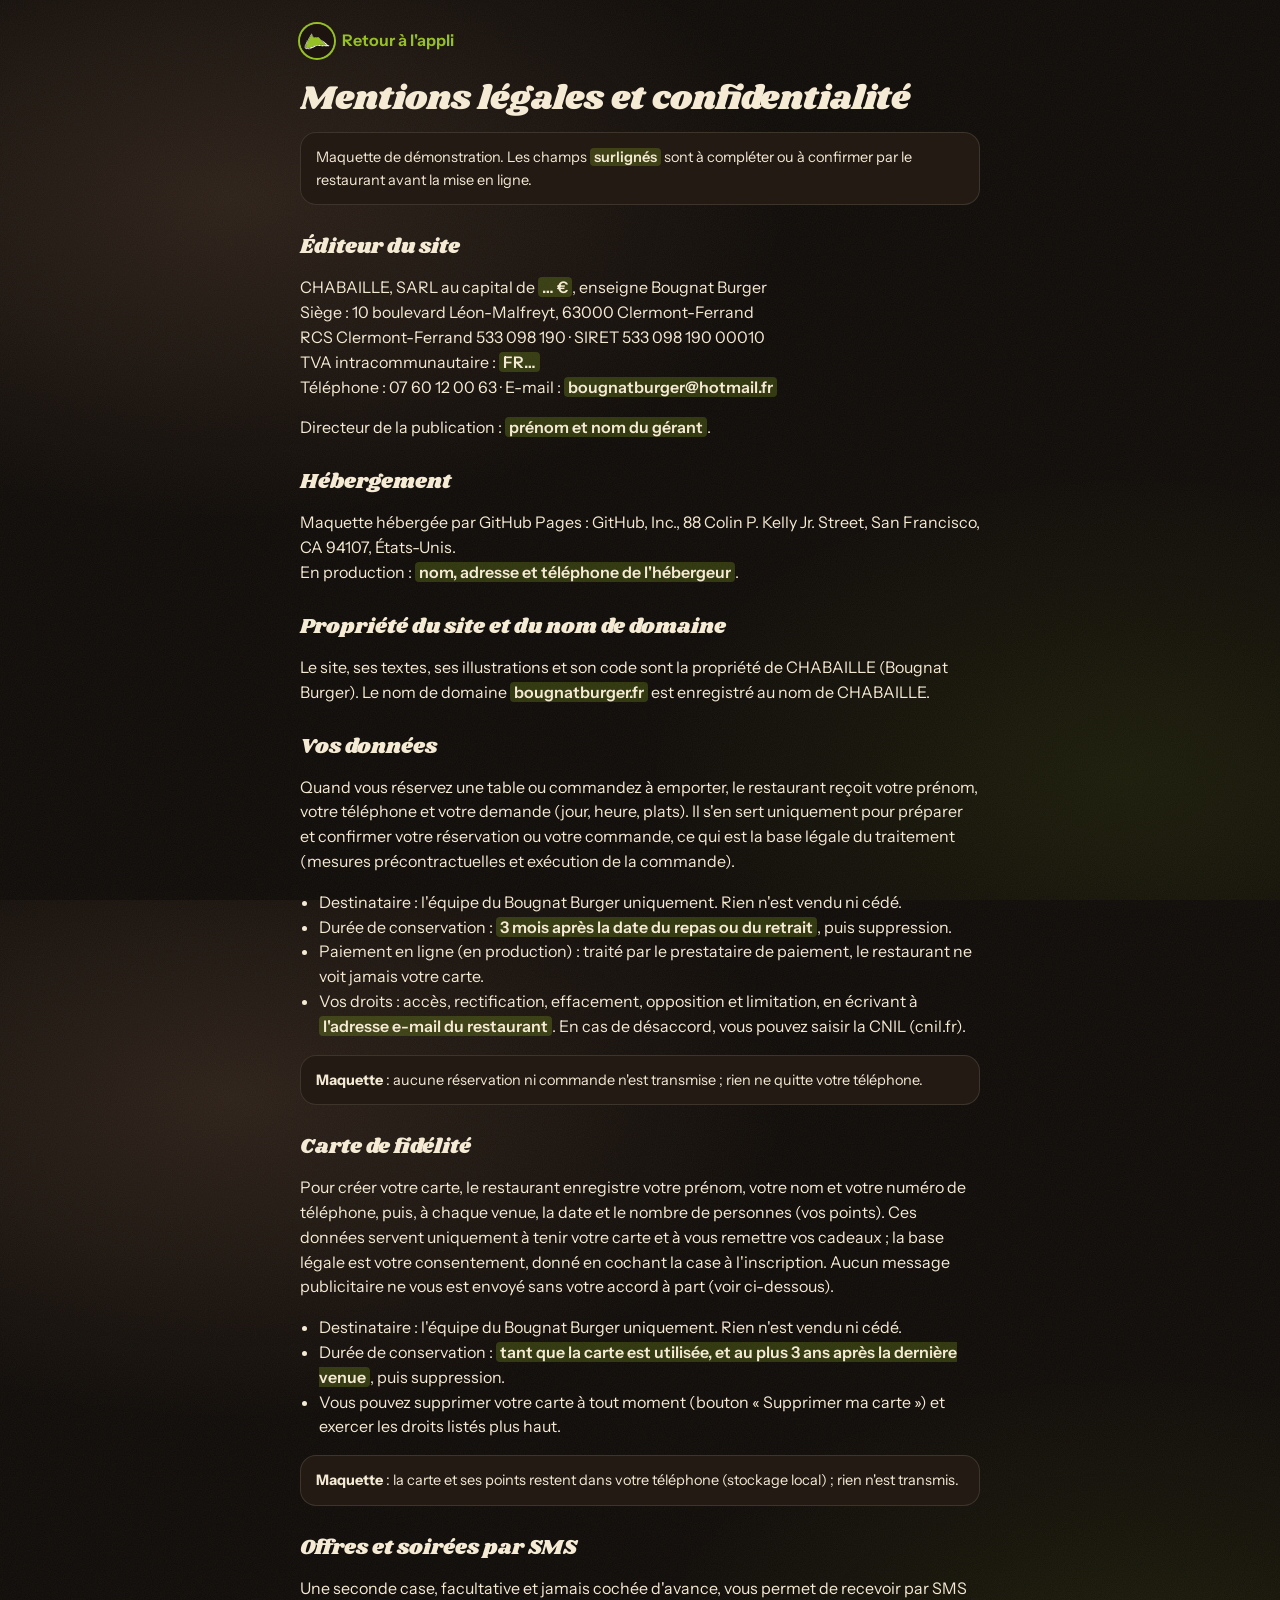
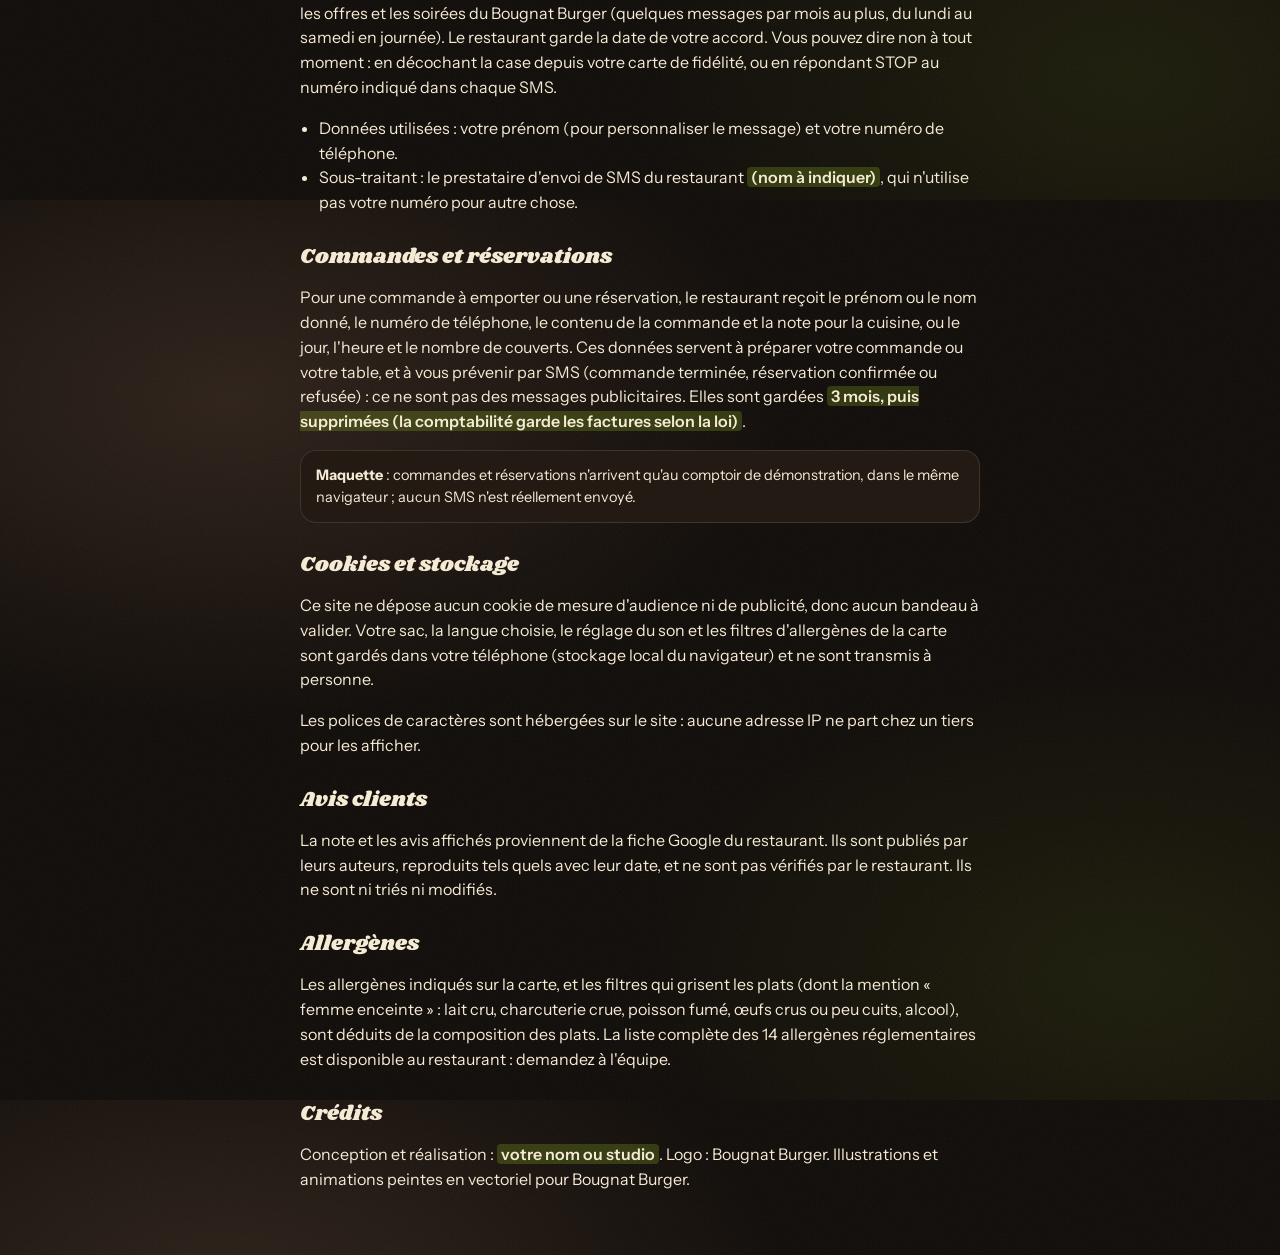
<file: mentions-legales.html>
<!doctype html>
<html lang="fr">
<head>
  <meta charset="utf-8">
  <meta name="viewport" content="width=device-width, initial-scale=1, viewport-fit=cover">
  <title>Mentions légales et confidentialité · Bougnat Burger</title>
  <meta name="robots" content="noindex, follow">
  <meta name="theme-color" content="#1A130F">
  <link rel="canonical" href="https://maliciousmusic.github.io/bougnat-burger/mentions-legales.html">
  <link rel="icon" href="assets/icons/favicon.svg" type="image/svg+xml">
  <link rel="stylesheet" href="css/fonts.css">
  <link rel="stylesheet" href="css/bougnat.css">
  <link rel="stylesheet" href="css/puys.css">
  <style>
    body { overflow: auto; }
    .legal { max-width: 720px; margin: 0 auto; padding: calc(24px + var(--safe-t)) 20px calc(48px + var(--safe-b)); }
    .legal h1 { font: 400 34px/1.05 var(--f-display); margin: 18px 0 8px; }
    .legal h2 { font: 400 21px/1.15 var(--f-display); margin: 30px 0 10px; }
    .legal p, .legal li { line-height: 1.55; }
    .legal ul { padding-left: 1.2em; }
    .legal .todo { background: rgba(150, 193, 36, 0.24); color: var(--creme); padding: 0 4px; border-radius: 4px; font-weight: 600; }
    .legal .back { display: inline-flex; align-items: center; gap: 8px; font-weight: 650; text-decoration: none; color: var(--vert); }
    .legal .back svg { width: 34px; height: 34px; }
    .legal .note { padding: 14px 16px; border-radius: 16px; background: var(--charbon-2); box-shadow: inset 0 0 0 1px var(--line); font-size: 14.5px; }
    .legal a { color: var(--vert); }
    .legal .back svg { border-radius: 50%; box-shadow: 0 0 0 2px var(--vert); }
  </style>
</head>
<body>
<main class="legal">
  <a class="back" href="./#nous"><svg viewBox="0 0 48 48" aria-hidden="true"><image href="assets/icons/favicon.svg" width="48" height="48"/></svg>Retour à l'appli</a>
  <h1>Mentions légales et confidentialité</h1>
  <p class="note">Maquette de démonstration. Les champs <span class="todo">surlignés</span> sont à compléter ou à confirmer par le restaurant avant la mise en ligne.</p>

  <h2>Éditeur du site</h2>
  <p>CHABAILLE, SARL au capital de <span class="todo">… €</span>, enseigne Bougnat Burger<br>
  Siège : 10 boulevard Léon-Malfreyt, 63000 Clermont-Ferrand<br>
  RCS Clermont-Ferrand 533 098 190 · SIRET 533 098 190 00010<br>
  TVA intracommunautaire : <span class="todo">FR…</span><br>
  Téléphone : 07 60 12 00 63 · E-mail : <span class="todo">bougnatburger@hotmail.fr</span></p>
  <p>Directeur de la publication : <span class="todo">prénom et nom du gérant</span>.</p>

  <h2>Hébergement</h2>
  <p>Maquette hébergée par GitHub Pages : GitHub, Inc., 88 Colin P. Kelly Jr. Street, San Francisco, CA 94107, États-Unis.<br>
  En production : <span class="todo">nom, adresse et téléphone de l'hébergeur</span>.</p>

  <h2>Propriété du site et du nom de domaine</h2>
  <p>Le site, ses textes, ses illustrations et son code sont la propriété de CHABAILLE (Bougnat Burger). Le nom de domaine <span class="todo">bougnatburger.fr</span> est enregistré au nom de CHABAILLE.</p>

  <h2>Vos données</h2>
  <p>Quand vous réservez une table ou commandez à emporter, le restaurant reçoit votre prénom, votre téléphone et votre demande (jour, heure, plats). Il s'en sert uniquement pour préparer et confirmer votre réservation ou votre commande, ce qui est la base légale du traitement (mesures précontractuelles et exécution de la commande).</p>
  <ul>
    <li>Destinataire : l'équipe du Bougnat Burger uniquement. Rien n'est vendu ni cédé.</li>
    <li>Durée de conservation : <span class="todo">3 mois après la date du repas ou du retrait</span>, puis suppression.</li>
    <li>Paiement en ligne (en production) : traité par le prestataire de paiement, le restaurant ne voit jamais votre carte.</li>
    <li>Vos droits : accès, rectification, effacement, opposition et limitation, en écrivant à <span class="todo">l'adresse e-mail du restaurant</span>. En cas de désaccord, vous pouvez saisir la CNIL (cnil.fr).</li>
  </ul>
  <p class="note"><b>Maquette</b> : aucune réservation ni commande n'est transmise ; rien ne quitte votre téléphone.</p>

  <h2 id="fidelite">Carte de fidélité</h2>
  <p>Pour créer votre carte, le restaurant enregistre votre prénom, votre nom et votre numéro de téléphone, puis, à chaque venue, la date et le nombre de personnes (vos points). Ces données servent uniquement à tenir votre carte et à vous remettre vos cadeaux ; la base légale est votre consentement, donné en cochant la case à l'inscription. Aucun message publicitaire ne vous est envoyé sans votre accord à part (voir ci-dessous).</p>
  <ul>
    <li>Destinataire : l'équipe du Bougnat Burger uniquement. Rien n'est vendu ni cédé.</li>
    <li>Durée de conservation : <span class="todo">tant que la carte est utilisée, et au plus 3 ans après la dernière venue</span>, puis suppression.</li>
    <li>Vous pouvez supprimer votre carte à tout moment (bouton « Supprimer ma carte ») et exercer les droits listés plus haut.</li>
  </ul>
  <p class="note"><b>Maquette</b> : la carte et ses points restent dans votre téléphone (stockage local) ; rien n'est transmis.</p>

  <h2 id="sms">Offres et soirées par SMS</h2>
  <p>Une seconde case, facultative et jamais cochée d'avance, vous permet de recevoir par SMS les offres et les soirées du Bougnat Burger (quelques messages par mois au plus, du lundi au samedi en journée). Le restaurant garde la date de votre accord. Vous pouvez dire non à tout moment : en décochant la case depuis votre carte de fidélité, ou en répondant STOP au numéro indiqué dans chaque SMS.</p>
  <ul>
    <li>Données utilisées : votre prénom (pour personnaliser le message) et votre numéro de téléphone.</li>
    <li>Sous-traitant : le prestataire d'envoi de SMS du restaurant <span class="todo">(nom à indiquer)</span>, qui n'utilise pas votre numéro pour autre chose.</li>
  </ul>

  <h2 id="commandes">Commandes et réservations</h2>
  <p>Pour une commande à emporter ou une réservation, le restaurant reçoit le prénom ou le nom donné, le numéro de téléphone, le contenu de la commande et la note pour la cuisine, ou le jour, l'heure et le nombre de couverts. Ces données servent à préparer votre commande ou votre table, et à vous prévenir par SMS (commande terminée, réservation confirmée ou refusée) : ce ne sont pas des messages publicitaires. Elles sont gardées <span class="todo">3 mois, puis supprimées (la comptabilité garde les factures selon la loi)</span>.</p>
  <p class="note"><b>Maquette</b> : commandes et réservations n'arrivent qu'au comptoir de démonstration, dans le même navigateur ; aucun SMS n'est réellement envoyé.</p>

  <h2>Cookies et stockage</h2>
  <p>Ce site ne dépose aucun cookie de mesure d'audience ni de publicité, donc aucun bandeau à valider. Votre sac, la langue choisie, le réglage du son et les filtres d'allergènes de la carte sont gardés dans votre téléphone (stockage local du navigateur) et ne sont transmis à personne.</p>
  <p>Les polices de caractères sont hébergées sur le site : aucune adresse IP ne part chez un tiers pour les afficher.</p>

  <h2>Avis clients</h2>
  <p>La note et les avis affichés proviennent de la fiche Google du restaurant. Ils sont publiés par leurs auteurs, reproduits tels quels avec leur date, et ne sont pas vérifiés par le restaurant. Ils ne sont ni triés ni modifiés.</p>

  <h2>Allergènes</h2>
  <p>Les allergènes indiqués sur la carte, et les filtres qui grisent les plats (dont la mention « femme enceinte » : lait cru, charcuterie crue, poisson fumé, œufs crus ou peu cuits, alcool), sont déduits de la composition des plats. La liste complète des 14 allergènes réglementaires est disponible au restaurant : demandez à l'équipe.</p>

  <h2>Crédits</h2>
  <p>Conception et réalisation : <span class="todo">votre nom ou studio</span>. Logo : Bougnat Burger. Illustrations et animations peintes en vectoriel pour Bougnat Burger.</p>
</main>
</body>
</html>
</file>
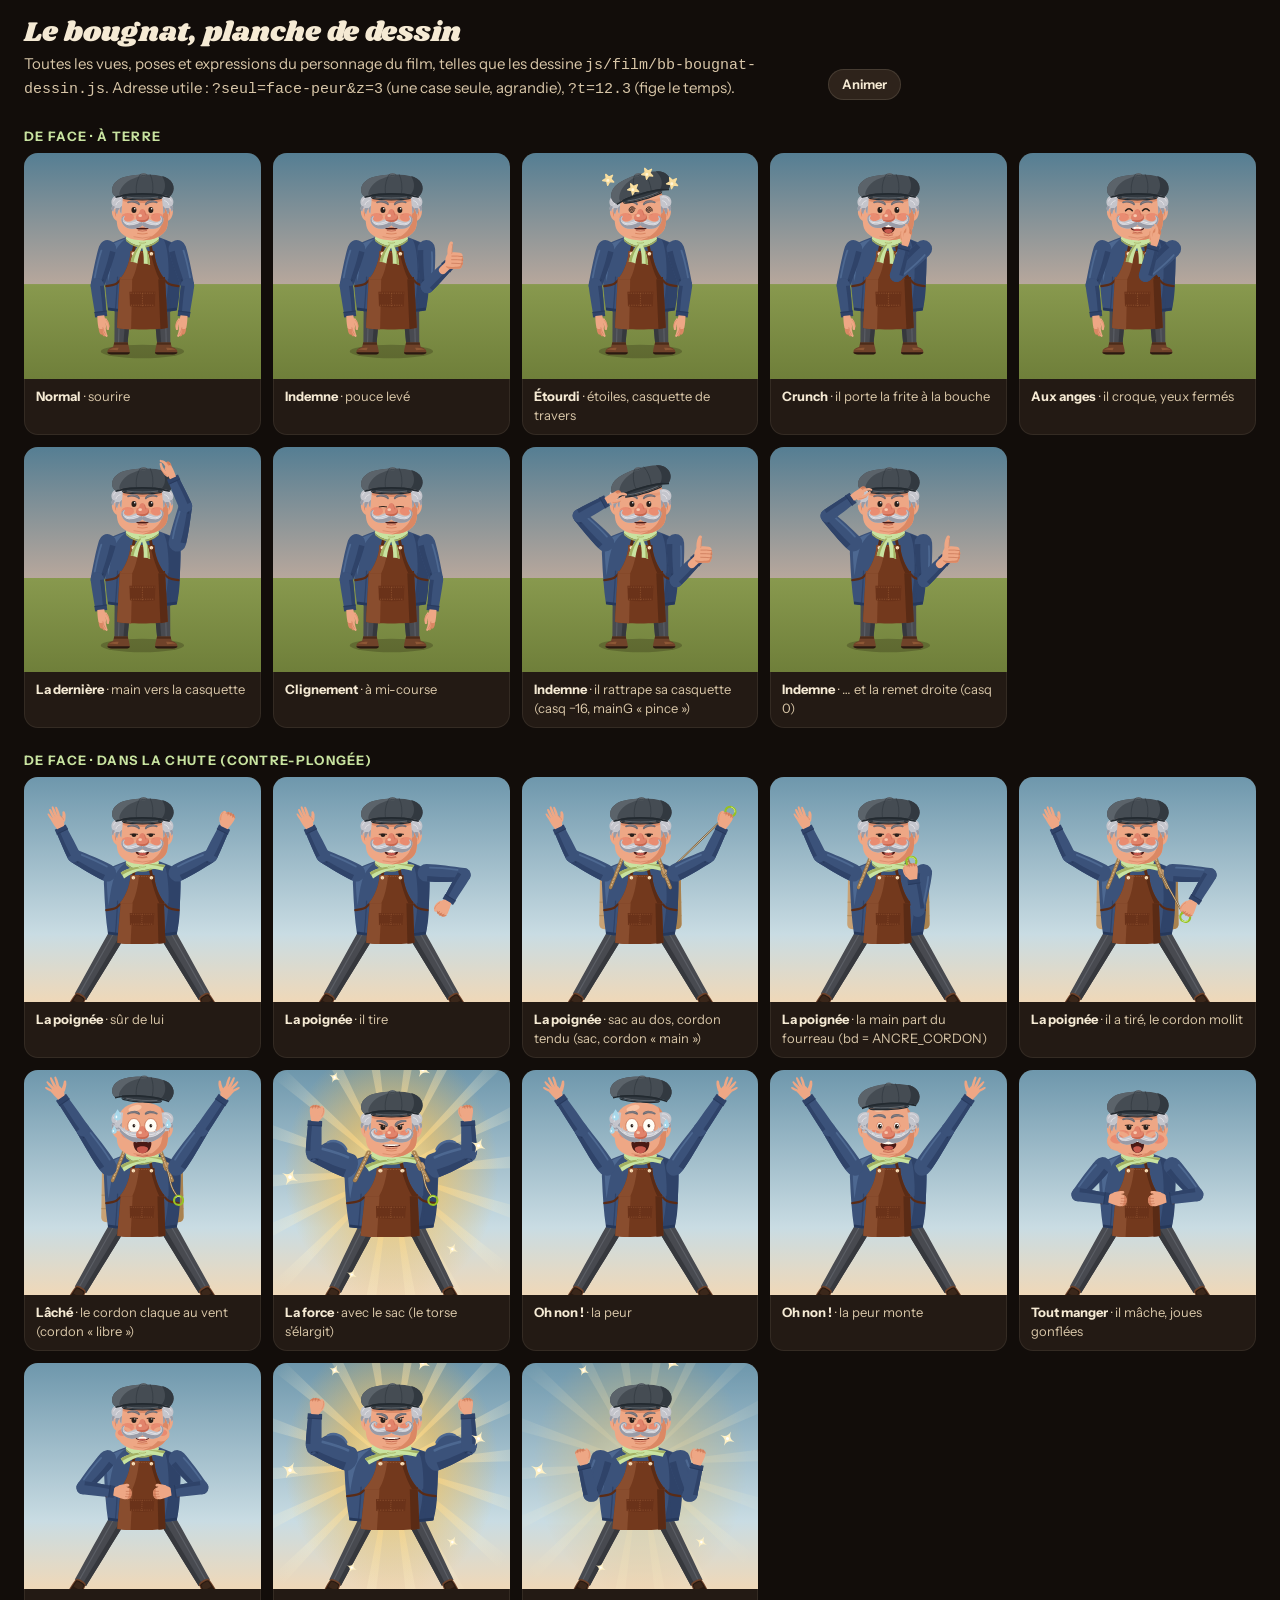
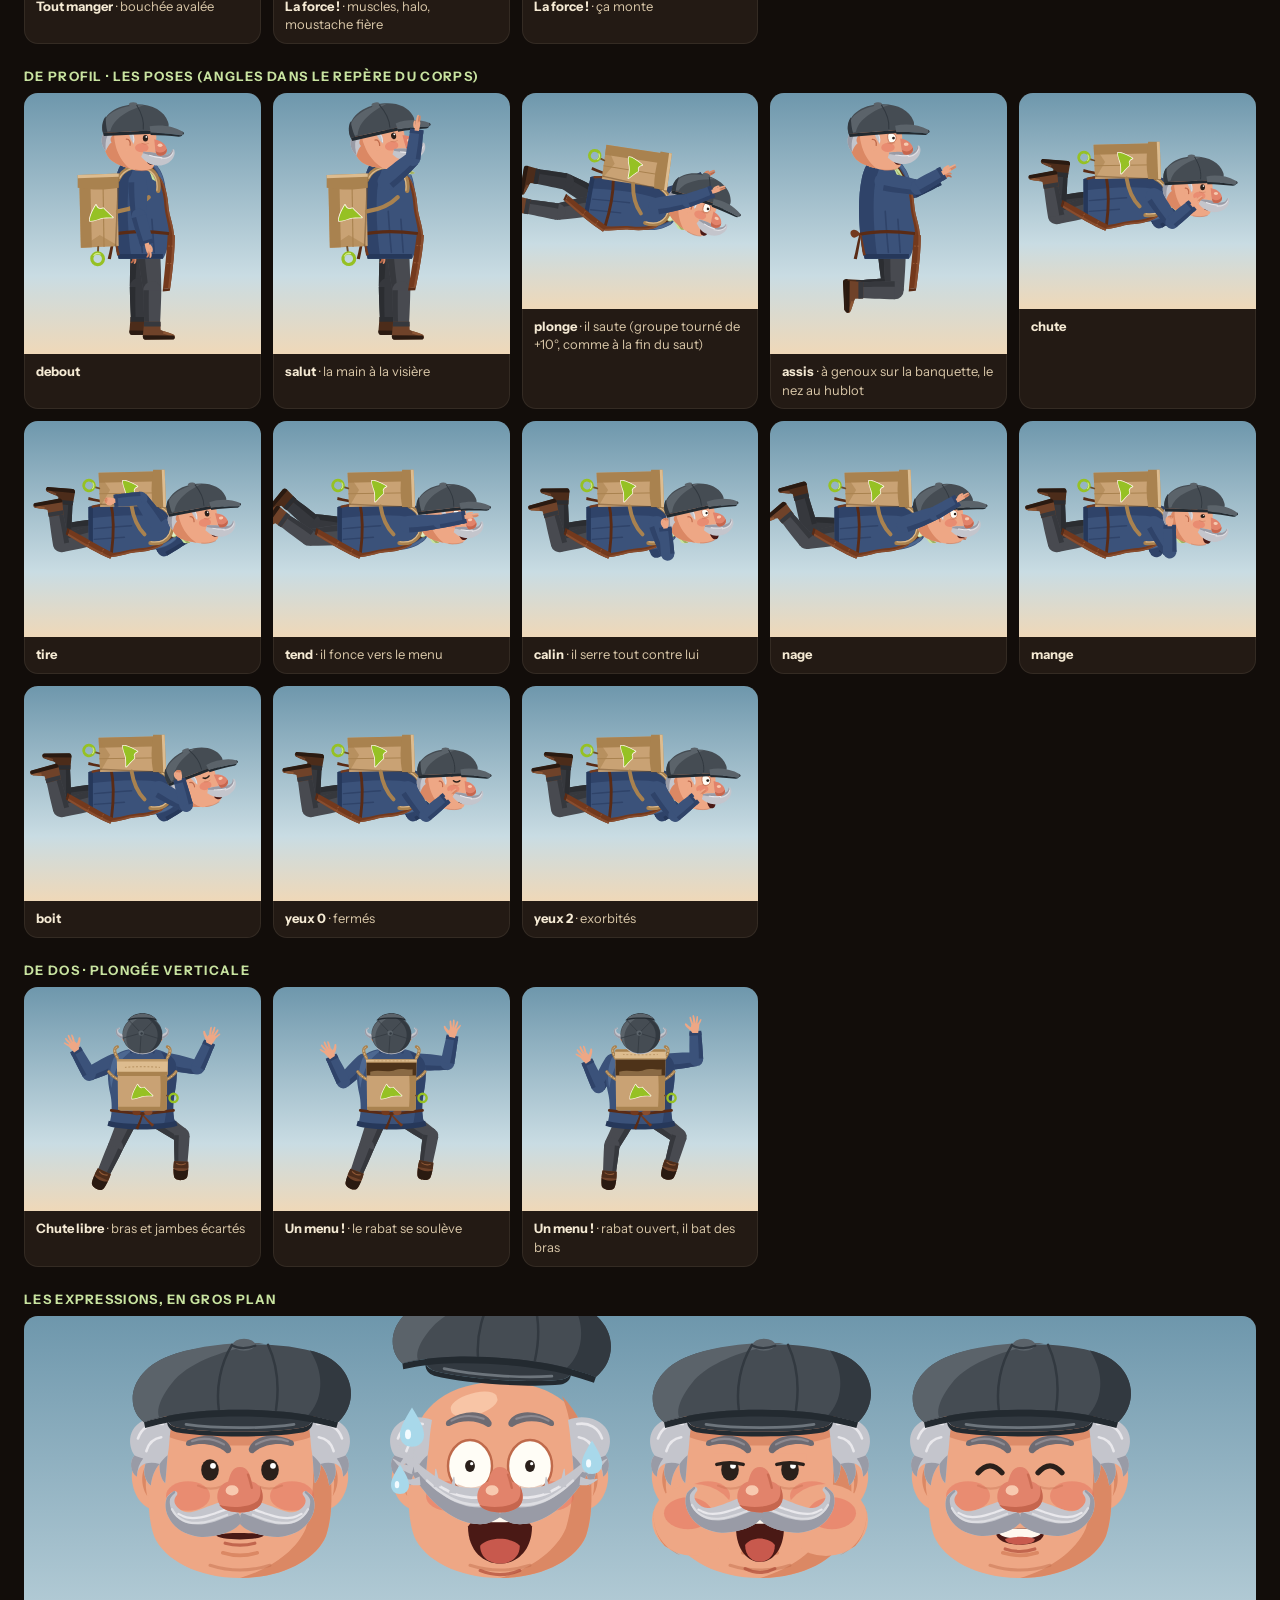
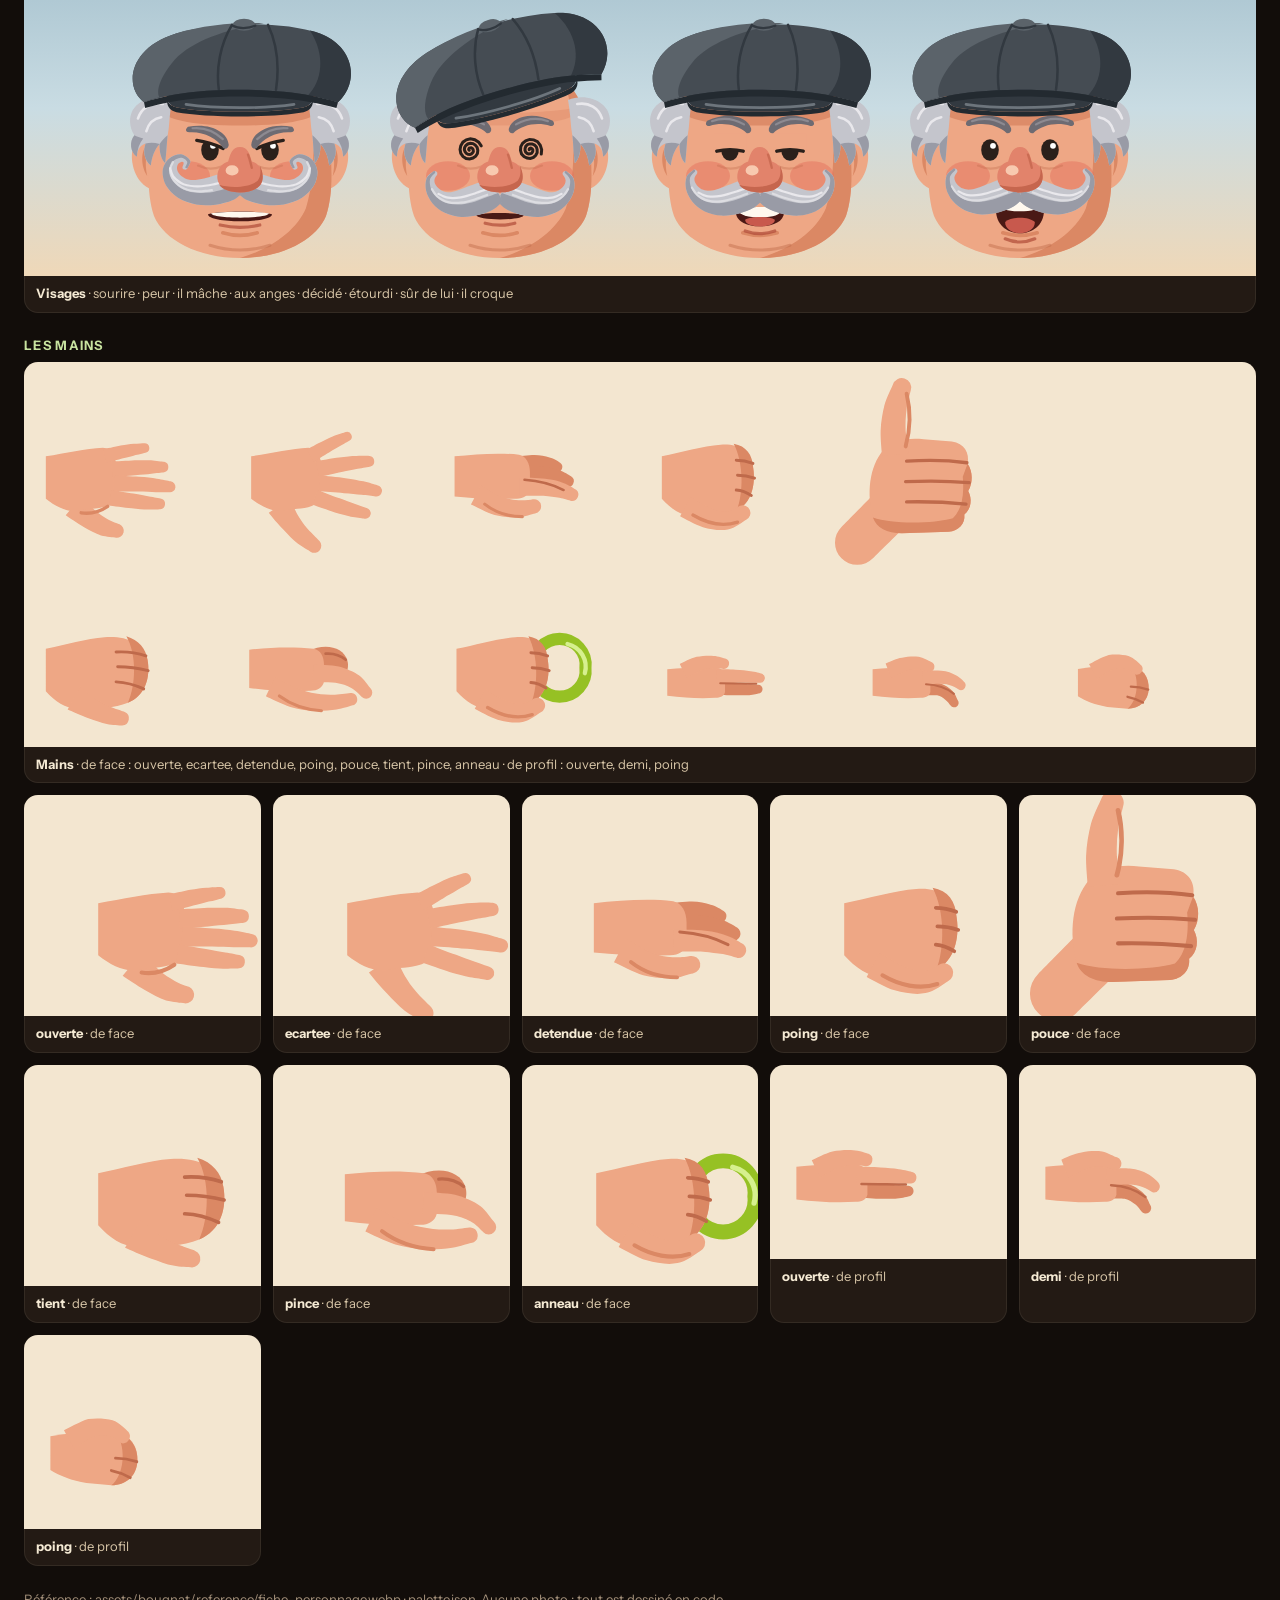
<file: lab/bougnat-dessin.html>
<!doctype html>
<html lang="fr">
<head>
<meta charset="utf-8">
<meta name="viewport" content="width=device-width, initial-scale=1">
<title>Planche · le bougnat dessiné</title>
<meta name="robots" content="noindex">
<link rel="stylesheet" href="../css/fonts.css">
<style>
  :root { --charbon: #1A130F; --charbon-2: #231A14; --charbon-3: #2E231B; --creme: #F5EAD4; --creme-2: #D8C6A8; --creme-3: #A3907A; --pomme: #C8E3A0; --olive: #7C8A3A; --vert: #96C124; }
  * { box-sizing: border-box; }
  body { margin: 0; min-height: 100vh; background: #120D0A; color: var(--creme); font: 15px/1.45 'Instrument Sans', system-ui, sans-serif; }
  header { padding: 18px 24px 4px; display: flex; flex-wrap: wrap; gap: 10px 24px; align-items: end; }
  h1 { font: 400 28px/1.1 Shrikhand, Georgia, serif; margin: 0; }
  header p { margin: 4px 0 0; color: var(--creme-2); max-width: 78ch; }
  h2 { font: 700 13px/1 'Instrument Sans'; letter-spacing: .1em; text-transform: uppercase; color: var(--pomme); margin: 26px 24px 10px; }
  .grille { display: grid; grid-template-columns: repeat(auto-fill, minmax(210px, 1fr)); gap: 12px; padding: 0 24px; }
  figure { margin: 0; background: var(--charbon-2); border-radius: 14px; overflow: hidden; box-shadow: inset 0 0 0 1px rgba(245,234,212,.08); }
  figure svg { display: block; width: 100%; height: auto; background: linear-gradient(#6E97AC, #C9DCE3 70%, #EFD8B8); }
  figure.sol svg { background: linear-gradient(#557E93 0%, #B7A79C 58%, #88994E 58.2%, #6F7F3A); }
  figure.mains svg { background: #F3E6D0; }
  figure.large { grid-column: 1 / -1; }
  figure.large svg { max-height: 560px; }
  figcaption { padding: 8px 12px 10px; font-size: 13px; color: var(--creme-2); }
  figcaption b { color: var(--creme); font-weight: 700; }
  .ctrl { display: flex; gap: 8px; align-items: center; }
  button { font: 650 13px/1 'Instrument Sans'; color: var(--creme); background: var(--charbon-3); border: 0; border-radius: 99px; padding: 9px 14px; cursor: pointer; box-shadow: inset 0 0 0 1px rgba(245,234,212,.12); }
  button.on { background: var(--olive); color: #F2F8E6; }
  footer { padding: 24px; color: var(--creme-3); font-size: 13px; }
  body.seul header, body.seul h2, body.seul footer { display: none; }
  body.seul .grille { display: block; padding: 0; }
  body.seul figure { border-radius: 0; }
  body.seul figcaption { display: none; }
</style>
</head>
<body>
<header>
  <div>
    <h1>Le bougnat, planche de dessin</h1>
    <p>Toutes les vues, poses et expressions du personnage du film, telles que les dessine <code>js/film/bb-bougnat-dessin.js</code>. Adresse utile : <code>?seul=face-peur&amp;z=3</code> (une case seule, agrandie), <code>?t=12.3</code> (fige le temps).</p>
  </div>
  <div class="ctrl"><button id="anim" type="button">Animer</button></div>
</header>
<main id="main"></main>
<footer>Référence : assets/bougnat/reference/fiche-personnage.webp · palette.json. Aucune photo : tout est dessiné en code.</footer>
<script src="../js/film/bb-bougnat-dessin.js"></script>
<script>
  (function () {
    const R = BB.BougnatDessin, NS = 'http://www.w3.org/2000/svg';
    const q = new URLSearchParams(location.search);
    const seul = q.get('seul'), zoom = +(q.get('z') || 1), tFixe = q.has('t') ? +q.get('t') : 1.3;
    if (seul) document.body.classList.add('seul');
    const main = document.getElementById('main');
    const cases = [];
    let section = null;
    const titre = (txt) => { if (seul) return; const h = document.createElement('h2'); h.textContent = txt; main.appendChild(h); section = document.createElement('div'); section.className = 'grille'; main.appendChild(section); };
    // une case : vb = [x, y, largeur, hauteur] ; construit(g) → objet ; pose(obj, t)
    function kase(id, legende, vb, construit, pose, classe) {
      if (seul && seul !== id) return;
      if (!section) { section = document.createElement('div'); section.className = 'grille'; main.appendChild(section); }
      const fig = document.createElement('figure');
      if (classe) fig.className = classe;
      const svg = document.createElementNS(NS, 'svg');
      svg.setAttribute('viewBox', vb.join(' '));
      if (seul) { svg.setAttribute('width', vb[2] * zoom); svg.setAttribute('height', vb[3] * zoom); svg.style.width = vb[2] * zoom + 'px'; }
      const g = document.createElementNS(NS, 'g');
      svg.appendChild(g);
      fig.appendChild(svg);
      const cap = document.createElement('figcaption');
      cap.innerHTML = legende;
      fig.appendChild(cap);
      section.appendChild(fig);
      fig.id = id;
      const obj = construit(g);
      cases.push({ obj, pose });
    }
    const CHUTE = [-34, -110, 190, 34, 110, 190];
    const face = (id, leg, o, extra, classe) => kase(id, leg, [-210, -200, 420, 400], (g) => R.makeFace(g), (F, t) => { R.poseFace(F, Object.assign({ t }, o)); extra && extra(F, t); }, classe);
    const etoiles = (F, t) => [...F.etoiles.children].forEach((e, i) => { const a = t * 5 + (i * Math.PI) / 2; e.setAttribute('transform', `translate(${Math.cos(a) * 58} ${-150 + Math.sin(a) * 14}) rotate(${t * 200})`); });
    const eclats = (F, t) => [...F.eclats.children].forEach((e, i) => { const a = (i / 6) * Math.PI * 2 + t * 1.5, d = 170 + Math.sin(t * 6 + i) * 20; e.setAttribute('transform', `translate(${Math.cos(a) * d} ${-40 + Math.sin(a) * d * 1.15}) rotate(${t * 90}) scale(${0.5 + 0.5 * Math.abs(Math.sin(t * 5 + i * 1.3))})`); });

    titre('De face · à terre');
    face('face-normal', '<b>Normal</b> · sourire', { ombre: true }, null, 'sol');
    face('face-pouce', '<b>Indemne</b> · pouce levé', { bd: [62, -30, 110, -10], pouce: true, ombre: true }, null, 'sol');
    face('face-etourdi', '<b>Étourdi</b> · étoiles, casquette de travers', { etoiles: true, yeux: 0.3, casq: -16, ombre: true }, etoiles, 'sol');
    face('face-crunch', '<b>Crunch</b> · il porte la frite à la bouche', { bd: [62, -30, 26, -70], bouche: 10 }, null, 'sol');
    face('face-anges', '<b>Aux anges</b> · il croque, yeux fermés', { bd: [62, -30, 26, -70], bouche: 5, yeux: 0.25 }, null, 'sol');
    face('face-casquette', '<b>La dernière</b> · main vers la casquette', { bd: [62, -30, 30, -170], ombre: true }, null, 'sol');
    face('face-cligne', '<b>Clignement</b> · à mi-course', { ombre: true, t: 2.27 }, null, 'sol');
    const V16 = R.pointeVisiere(-16), V0 = R.pointeVisiere(0);
    face('face-visiere-16', '<b>Indemne</b> · il rattrape sa casquette (casq −16, mainG « pince »)', { bd: [62, -30, 110, -10], pouce: true, bg: [-62, -30, V16[0], V16[1]], mainG: 'pince', casq: -16, ombre: true }, null, 'sol');
    face('face-visiere-0', '<b>Indemne</b> · … et la remet droite (casq 0)', { bd: [62, -30, 110, -10], pouce: true, bg: [-62, -30, V0[0], V0[1]], mainG: 'pince', casq: 0, ombre: true }, null, 'sol');
    titre('De face · dans la chute (contre-plongée)');
    face('face-poignee', '<b>La poignée</b> · sûr de lui', { bg: [-62, -30, -150, -120], bd: [62, -30, 150, -120], jambes: CHUTE, yeux: 0.4, bouche: 6, casq: 0 });
    face('face-tire', '<b>La poignée</b> · il tire', { bg: [-62, -30, -150, -120], bd: [62, -30, 95, 30], jambes: CHUTE, yeux: 0.4, bouche: 6, casq: 0 });
    face('face-sac-tendu', '<b>La poignée</b> · sac au dos, cordon tendu (sac, cordon « main »)', { bg: [-62, -30, -150, -120], bd: [62, -30, 150, -120], jambes: CHUTE, yeux: 0.4, bouche: 6, casq: 0, sac: true, cordon: 'main' });
    face('face-sac-ancre', '<b>La poignée</b> · la main part du fourreau (bd = ANCRE_CORDON)', { bg: [-62, -30, -150, -120], bd: [62, -30, R.ANCRE_CORDON[0], R.ANCRE_CORDON[1]], jambes: CHUTE, yeux: 0.4, bouche: 6, casq: 0, sac: true, cordon: 'main' });
    face('face-sac-mou', '<b>La poignée</b> · il a tiré, le cordon mollit', { bg: [-62, -30, -150, -120], bd: [62, -30, 95, 30], jambes: CHUTE, yeux: 0.4, bouche: 6, casq: 0, sac: true, cordon: 'main' });
    face('face-sac-libre', '<b>Lâché</b> · le cordon claque au vent (cordon « libre »)', { bg: [-62, -30, -150, -160], bd: [62, -30, 150, -160], jambes: CHUTE, peur: 1, bouche: 16, boucheL: 16, casq: 4, casqY: -26, sac: true, cordon: 'libre' });
    face('face-sac-force', '<b>La force</b> · avec le sac (le torse s’élargit)', { bg: [-62, -30, -135, -120], bd: [62, -30, 135, -120], jambes: [-34, -100, 190, 34, 100, 190], muscles: 1, halo: 1, eclats: 1, moustHaut: 1, decide: 1, yeux: 0.7, bouche: 3, boucheL: 16, sac: true, cordon: 'libre' }, eclats);
    face('face-peur', '<b>Oh non !</b> · la peur', { bg: [-62, -30, -150, -160], bd: [62, -30, 150, -160], jambes: CHUTE, peur: 1, bouche: 16, boucheL: 16, casq: 4, casqY: -26 });
    face('face-peur-mi', '<b>Oh non !</b> · la peur monte', { bg: [-62, -30, -150, -160], bd: [62, -30, 150, -160], jambes: CHUTE, peur: 0.5, bouche: 9.5, boucheL: 14, casq: -3, casqY: -13 });
    face('face-mange', '<b>Tout manger</b> · il mâche, joues gonflées', { bg: [-62, -30, -40, 30], bd: [62, -30, 40, 30], jambes: CHUTE, bouche: 15, joues: 0.75, yeux: 0.7 });
    face('face-mange-2', '<b>Tout manger</b> · bouchée avalée', { bg: [-62, -30, -40, 30], bd: [62, -30, 40, 30], jambes: CHUTE, bouche: 4, joues: 0.35, yeux: 0.7 });
    face('face-force', '<b>La force !</b> · muscles, halo, moustache fière', { bg: [-62, -30, -135, -120], bd: [62, -30, 135, -120], jambes: [-34, -100, 190, 34, 100, 190], muscles: 1, halo: 1, eclats: 1, moustHaut: 1, decide: 1, yeux: 0.7, bouche: 3, boucheL: 16 }, eclats);
    face('face-force-mi', '<b>La force !</b> · ça monte', { bg: [-62, -30, -103, -30], bd: [62, -30, 103, -30], jambes: [-34, -100, 190, 34, 100, 190], muscles: 0.5, halo: 0.5, eclats: 0.5, moustHaut: 0.5, decide: 0.5, yeux: 0.7, bouche: 3, boucheL: 16 }, eclats);

    const profil = (id, leg, pose, debout, over, rot) => kase(id, leg, debout ? [-150, -190, 300, 330] : [-110, -150, 330, 300], (g) => { const w = document.createElementNS(NS, 'g'); g.appendChild(w); w.setAttribute('transform', debout ? 'rotate(-90)' : rot ? `rotate(${rot})` : ''); return R.makeProfil(w); }, (P, t) => R.poseProfil(P, Object.assign({}, R.POSES[pose], over || {}), t, pose !== 'assis'));
    titre('De profil · les poses (angles dans le repère du corps)');
    profil('profil-debout', '<b>debout</b>', 'debout', true);
    profil('profil-salut', '<b>salut</b> · la main à la visière', 'salut', true);
    profil('profil-plonge', '<b>plonge</b> · il saute (groupe tourné de +10°, comme à la fin du saut)', 'plonge', false, null, 10);
    profil('profil-assis', '<b>assis</b> · à genoux sur la banquette, le nez au hublot', 'assis', true, { yeux: 1.6, bouche: 0.3, tete: 88 });
    profil('profil-chute', '<b>chute</b>', 'chute');
    profil('profil-tire', '<b>tire</b>', 'tire');
    profil('profil-tend', '<b>tend</b> · il fonce vers le menu', 'tend');
    profil('profil-calin', '<b>calin</b> · il serre tout contre lui', 'calin');
    profil('profil-nage', '<b>nage</b>', 'nage');
    profil('profil-mange', '<b>mange</b>', 'mange');
    profil('profil-boit', '<b>boit</b>', 'boit');
    profil('profil-yeux0', '<b>yeux 0</b> · fermés', 'chute', false, { yeux: 0 });
    profil('profil-yeux2', '<b>yeux 2</b> · exorbités', 'chute', false, { yeux: 2, bouche: 1 });

    titre('De dos · plongée verticale');
    const dos = (id, leg, ecart, battre, rabat) => kase(id, leg, [-190, -160, 380, 360], (g) => R.makeDos(g), (D, t) => { R.poseDos(D, t, ecart, battre); D.rabat.setAttribute('transform', rabat ? `translate(0 ${-40 * rabat}) scale(1 ${1 - 1.6 * rabat})` : ''); });
    dos('dos-chute', '<b>Chute libre</b> · bras et jambes écartés', 1, 0, 0);
    dos('dos-rabat-mi', '<b>Un menu !</b> · le rabat se soulève', 0.9, 0.6, 0.5);
    dos('dos-rabat', '<b>Un menu !</b> · rabat ouvert, il bat des bras', 0.8, 1, 1);

    titre('Les expressions, en gros plan');
    const EXPR = [
      ['sourire', {}], ['peur', { peur: 1, bouche: 16, boucheL: 16, casqY: -26, casq: 4 }], ['il mâche', { bouche: 15, joues: 0.75, yeux: 0.7 }],
      ['aux anges', { bouche: 5, yeux: 0.25 }], ['décidé', { decide: 1, moustHaut: 1, yeux: 0.7, bouche: 3, boucheL: 16 }],
      ['étourdi', { etoiles: true, yeux: 0.3, casq: -16 }], ['sûr de lui', { yeux: 0.4, bouche: 6 }], ['il croque', { bouche: 10 }],
    ];
    kase('tetes', '<b>Visages</b> · ' + EXPR.map((e) => e[0]).join(' · '), [-60, -80, 130 * 4, 140 * 2], (g) => EXPR.map((e, i) => {
      const w = document.createElementNS(NS, 'g');
      w.setAttribute('transform', `translate(${(i % 4) * 130} ${Math.floor(i / 4) * 140})`);
      g.appendChild(w);
      const F = R.makeFace(w);
      [...F.G.children].forEach((c) => { if (c !== F.tete) c.setAttribute('display', 'none'); });
      return F;
    }), (Fs, t) => Fs.forEach((F, i) => { R.poseFace(F, Object.assign({ t }, EXPR[i][1])); F.tete.setAttribute("transform", ""); F.etoiles.setAttribute("display", "none"); }), 'large');

    titre('Les mains');
    const TOUTES = ['ouverte', 'ecartee', 'detendue', 'poing', 'pouce', 'tient', 'pince', 'anneau'];
    kase('mains-toutes', '<b>Mains</b> · de face : ' + TOUTES.join(', ') + ' · de profil : ouverte, demi, poing', [-8, -36, 64 * 6, 60 * 2], (g) => {
      const out = [];
      TOUTES.forEach((nom, i) => {
        const w = document.createElementNS(NS, 'g');
        w.setAttribute('transform', `translate(${(i % 5) * 64 + (nom === 'pouce' ? 14 : 0)} ${Math.floor(i / 5) * 60 + (nom === 'pouce' ? 2 : 0)})`);
        g.appendChild(w);
        const F = R.makeFace(w);
        [...F.G.children].forEach((c) => { if (c !== F.BD.g) c.setAttribute('display', 'none'); });
        F.BD.haut.setAttribute('display', 'none'); F.BD.avant.setAttribute('display', 'none');
        out.push([F.BD.M, nom]);
      });
      ['ouverte', 'demi', 'poing'].forEach((nom, i) => {
        const w = document.createElementNS(NS, 'g');
        w.setAttribute('transform', `translate(${(i + 3) * 64 + 2} 64) scale(1.5)`);
        g.appendChild(w);
        const P = R.makeProfil(w);
        [...P.G.children].forEach((c) => c.setAttribute('display', 'none'));
        const B = P.BP;
        B.g.setAttribute('display', 'inline');
        [...B.haut.children].forEach((c) => { if (c !== B.avant) c.setAttribute('display', 'none'); });
        [...B.avant.children].forEach((c) => { if (c !== B.main) c.setAttribute('display', 'none'); });
        B.avant.setAttribute('transform', ''); B.main.setAttribute('transform', '');
        out.push([B.M, nom]);
      });
      return out;
    }, (out) => out.forEach(([M, nom]) => Object.keys(M.formes).forEach((k) => M.formes[k].setAttribute('display', k === nom ? 'inline' : 'none'))), 'mains large');

    const LIB = { face: ['ouverte', 'ecartee', 'detendue', 'poing', 'pouce', 'tient', 'pince', 'anneau'] };
    LIB.face.forEach((nom) => kase('main-' + nom, `<b>${nom}</b> · de face`, [-20, -34, 60, 56], (g) => {
      const F = R.makeFace(g);
      const B = F.BD;
      [...F.G.children].forEach((c) => { if (c !== B.g) c.setAttribute('display', 'none'); });
      B.haut.setAttribute('display', 'none'); B.avant.setAttribute('display', 'none');
      return F;
    }, (F) => {
      const M = F.BD.M;
      Object.keys(M.formes).forEach((k) => M.formes[k].setAttribute('display', k === nom ? 'inline' : 'none'));
      F.BD.main.setAttribute('transform', nom === 'pouce' ? 'translate(8 -2)' : '');
    }, 'mains'));
    ['ouverte', 'demi', 'poing'].forEach((nom) => kase('mainp-' + nom, `<b>${nom}</b> · de profil`, [-6, -22, 44, 36], (g) => {
      const P = R.makeProfil(g);
      [...P.G.children].forEach((c) => c.setAttribute('display', 'none'));
      const B = P.BP;
      B.g.setAttribute('display', 'inline');
      B.haut.firstChild.setAttribute('display', 'none');
      [...B.haut.children].forEach((c) => { if (c !== B.avant) c.setAttribute('display', 'none'); });
      [...B.avant.children].forEach((c) => { if (c !== B.main) c.setAttribute('display', 'none'); });
      B.avant.setAttribute('transform', '');
      B.main.setAttribute('transform', 'scale(1.1)');
      return P;
    }, (P) => { const M = P.BP.M; Object.keys(M.formes).forEach((k) => M.formes[k].setAttribute('display', k === nom ? 'inline' : 'none')); }, 'mains'));

    let anime = false, raf = 0;
    const tout = (t) => cases.forEach((c) => c.pose(c.obj, t));
    tout(tFixe);
    window.__pret = true;
    const boucle = (now) => { tout(now / 1000); raf = requestAnimationFrame(boucle); };
    const b = document.getElementById('anim');
    b.addEventListener('click', () => { anime = !anime; b.classList.toggle('on', anime); cancelAnimationFrame(raf); if (anime) raf = requestAnimationFrame(boucle); else tout(tFixe); });
  })();
</script>
</body>
</html>
</file>
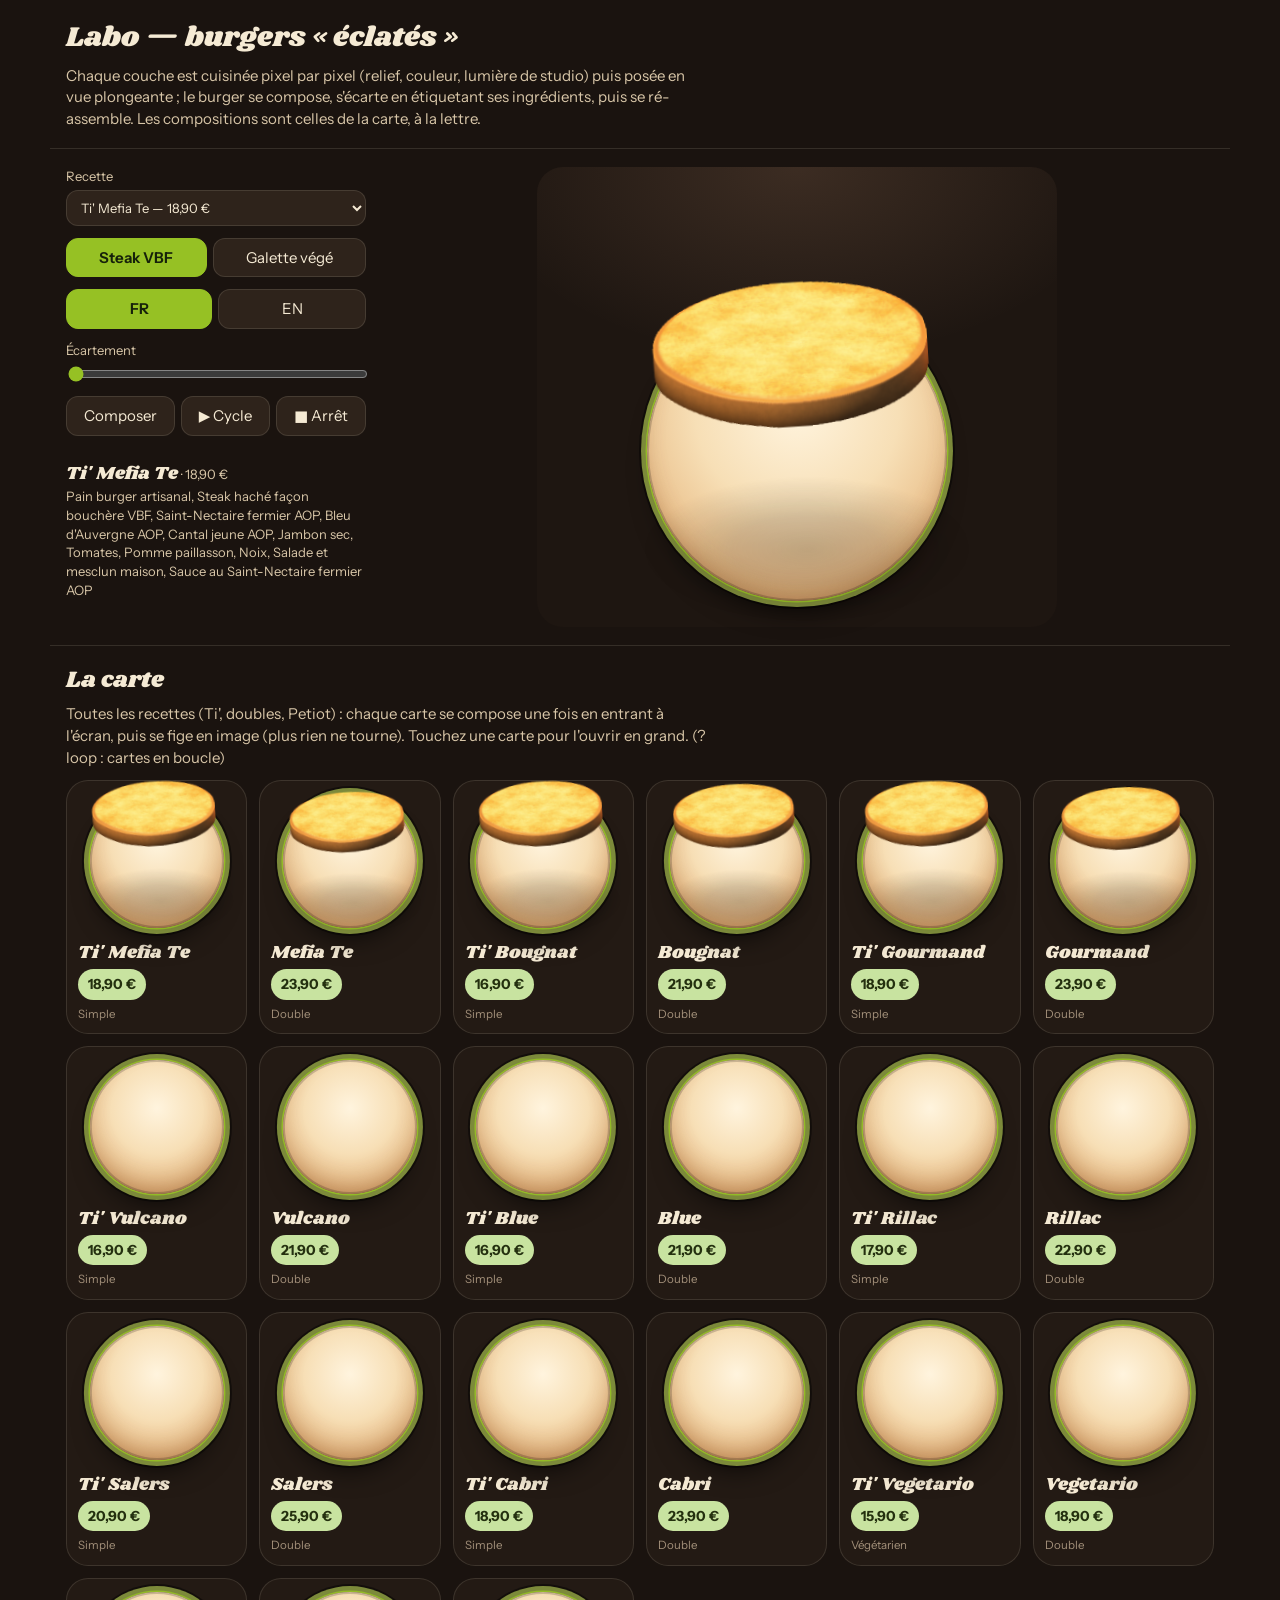
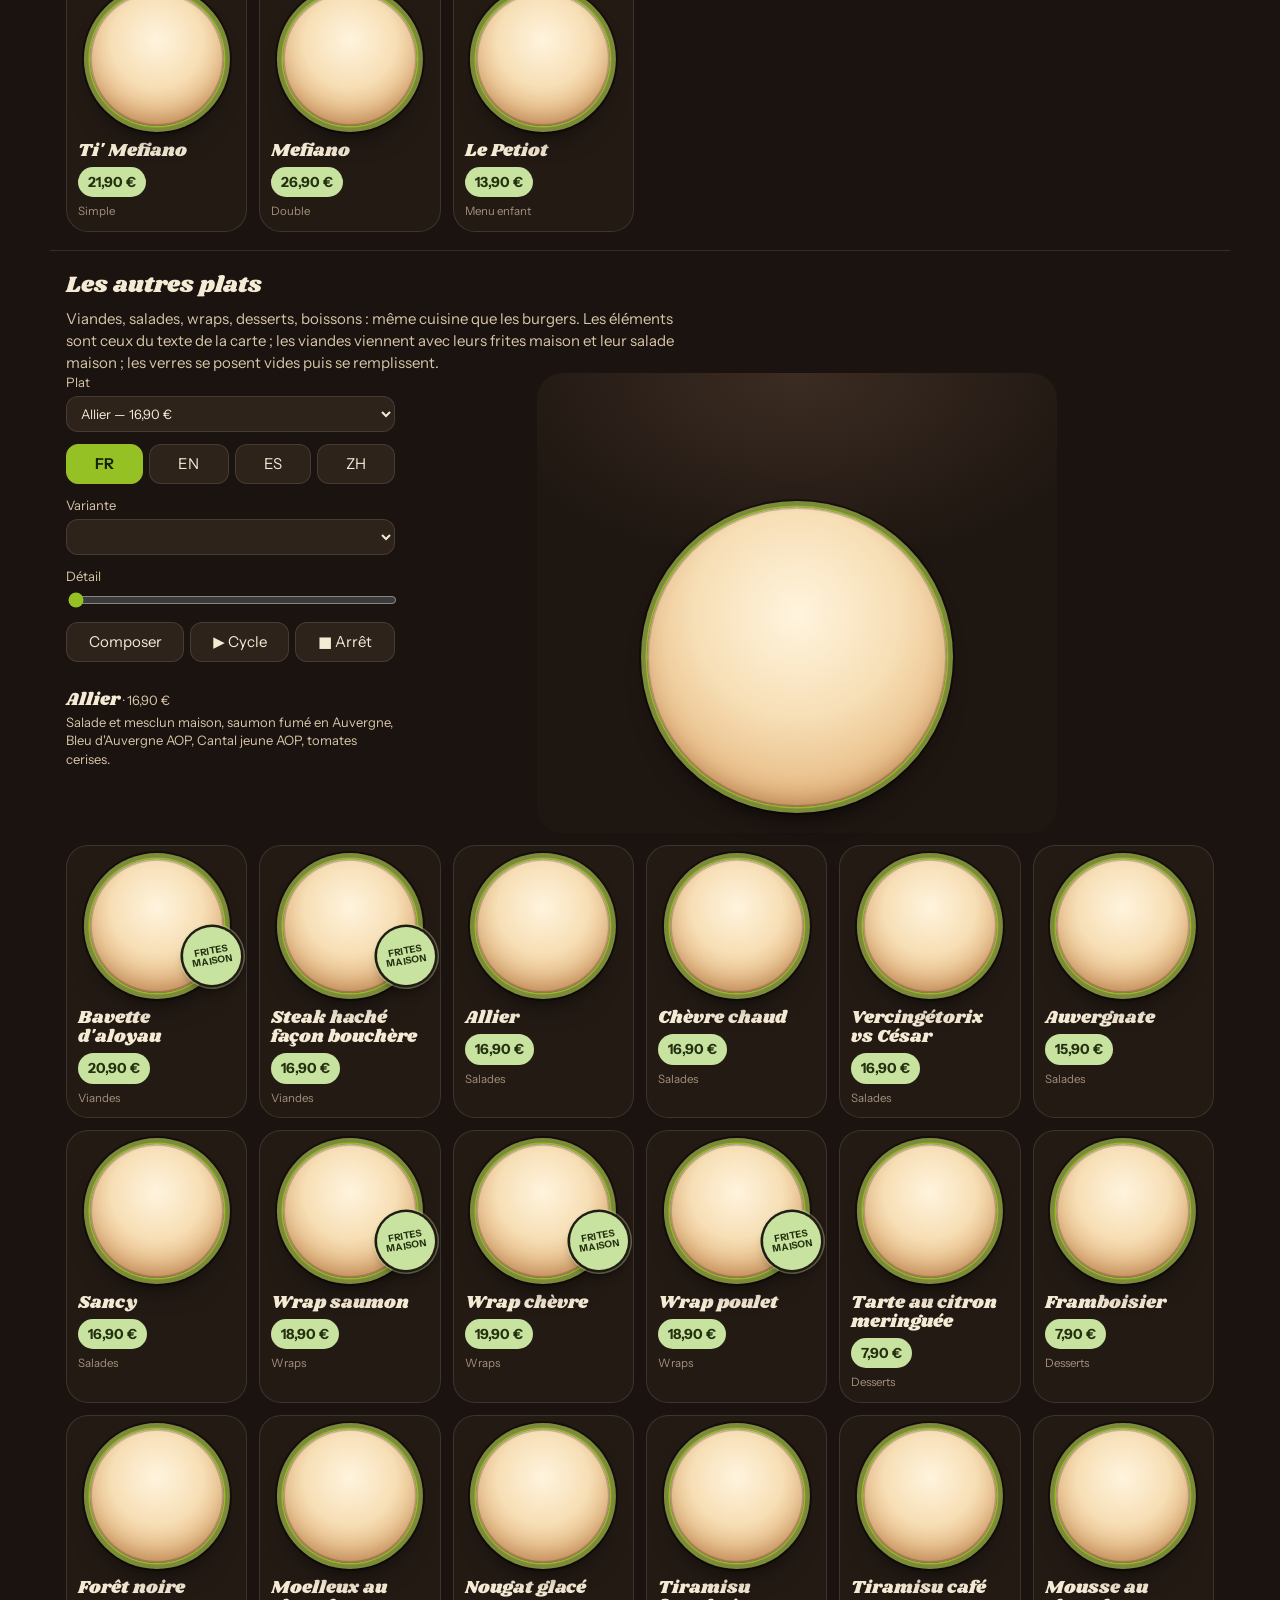
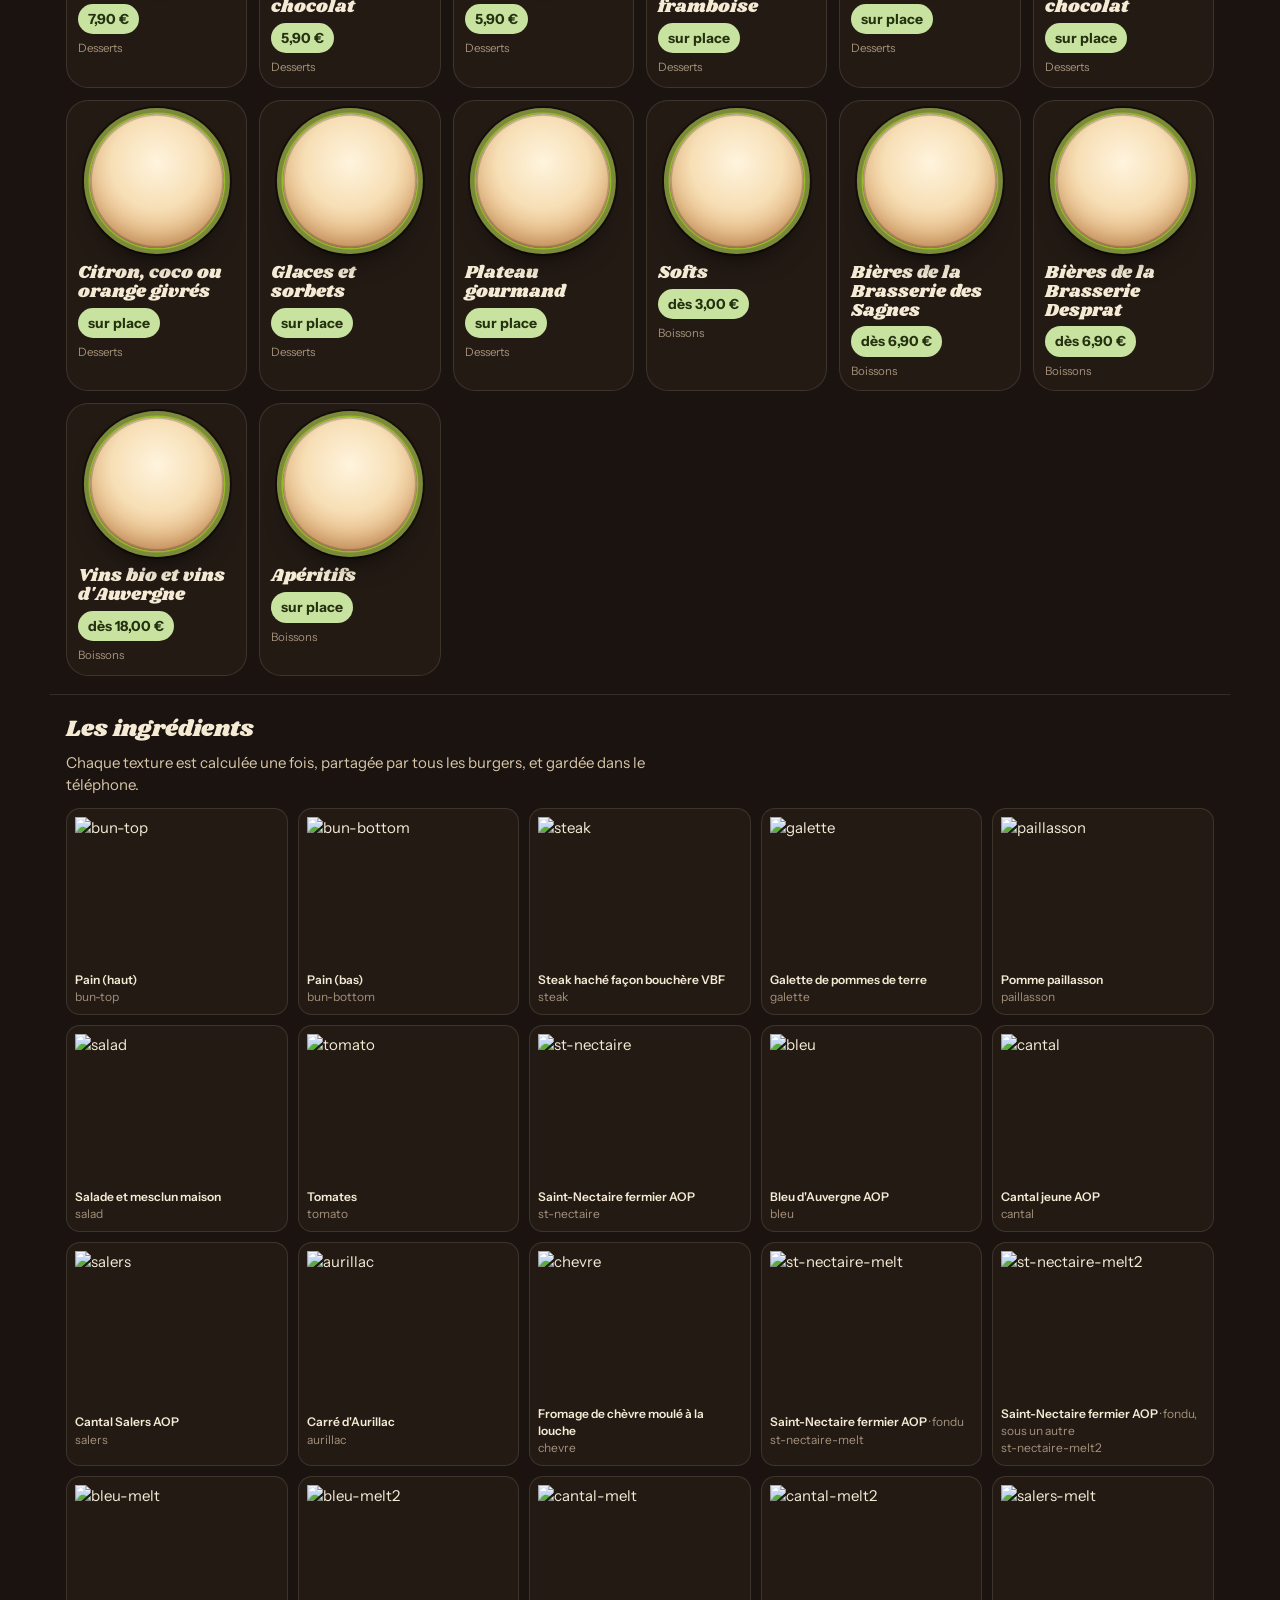
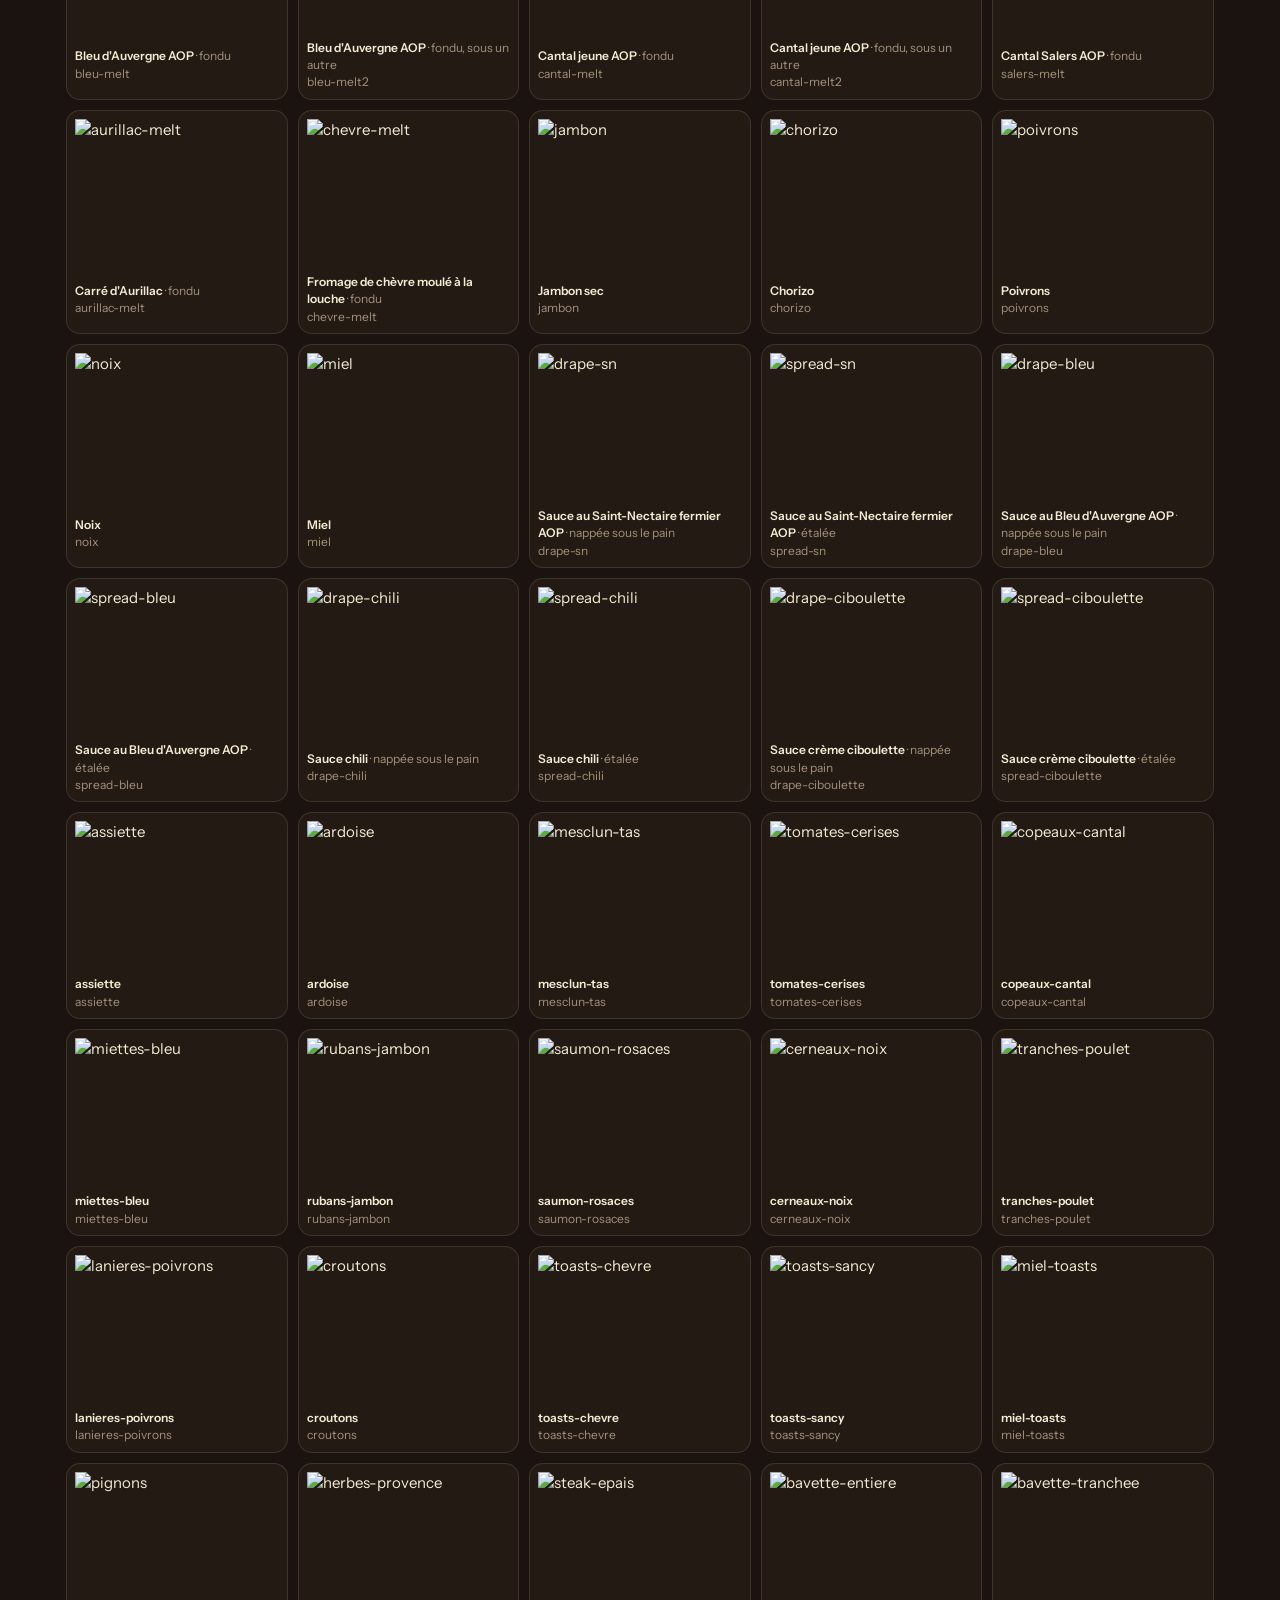
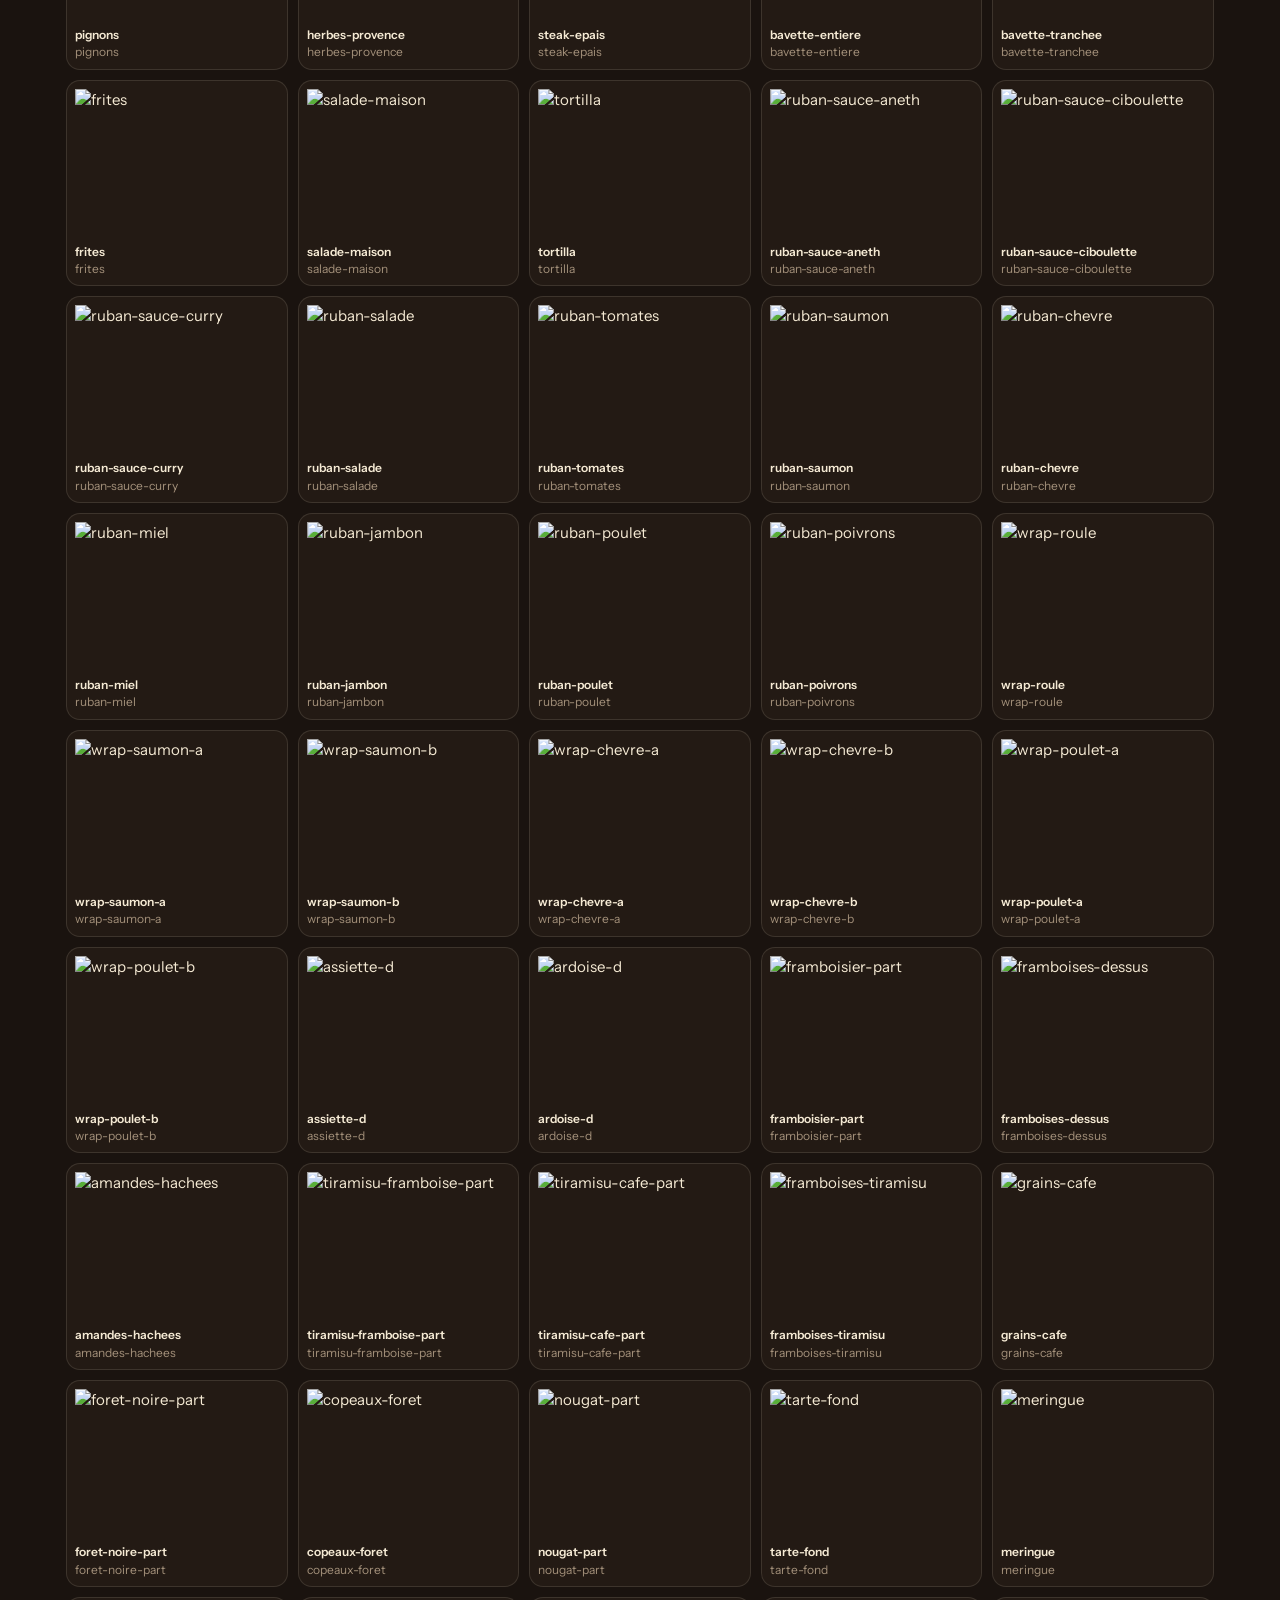
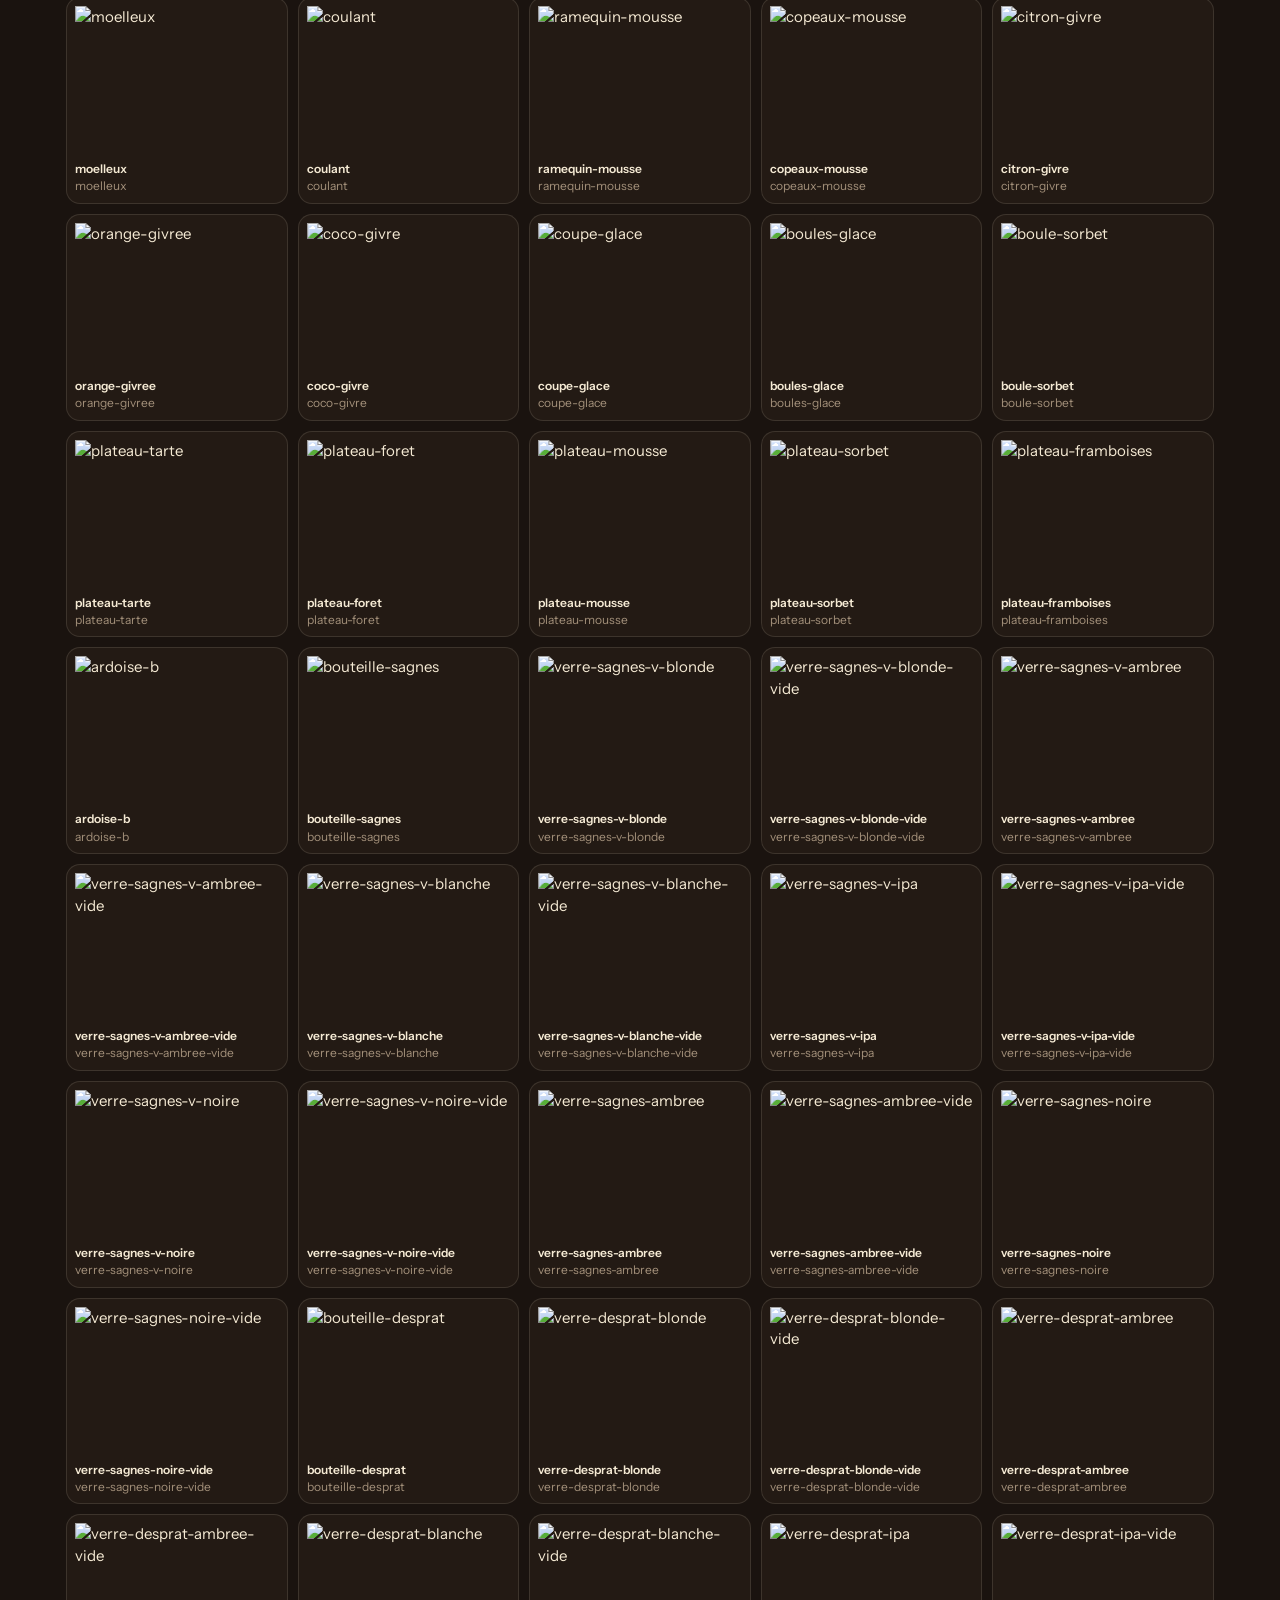
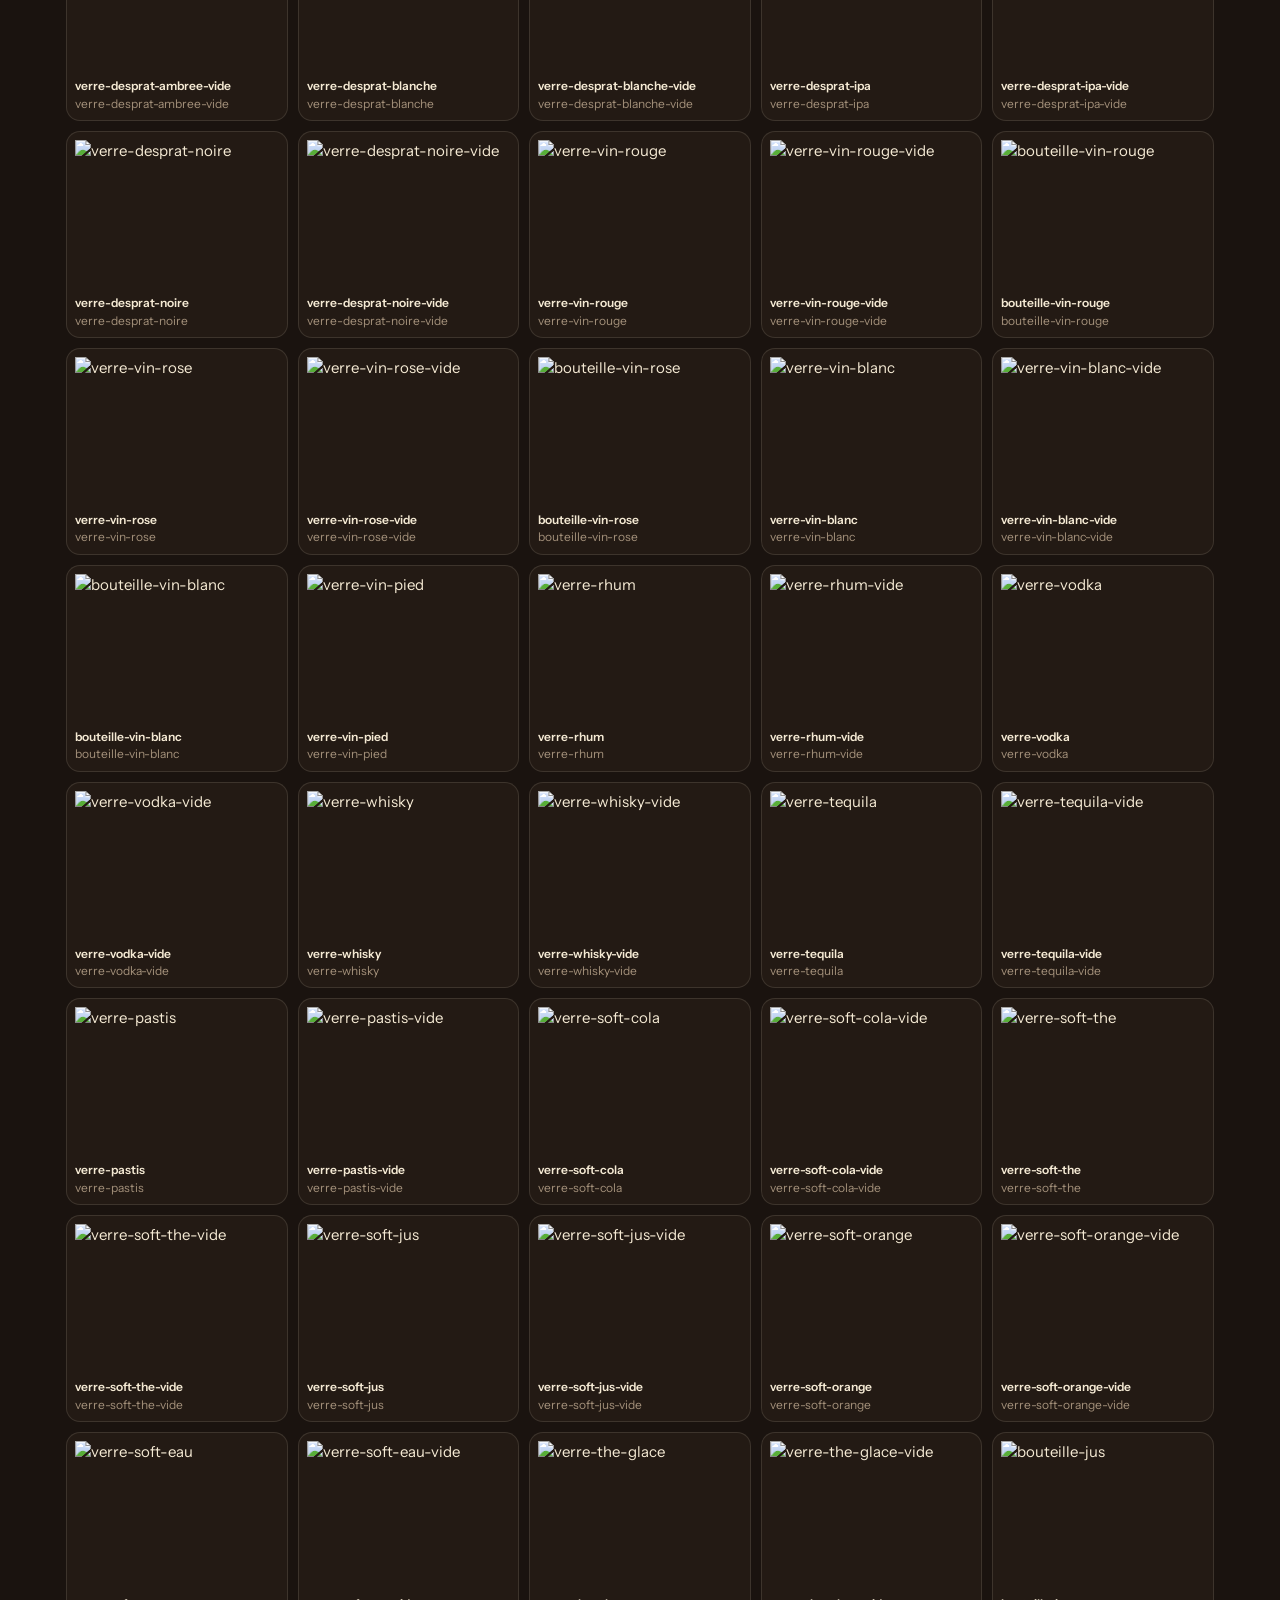
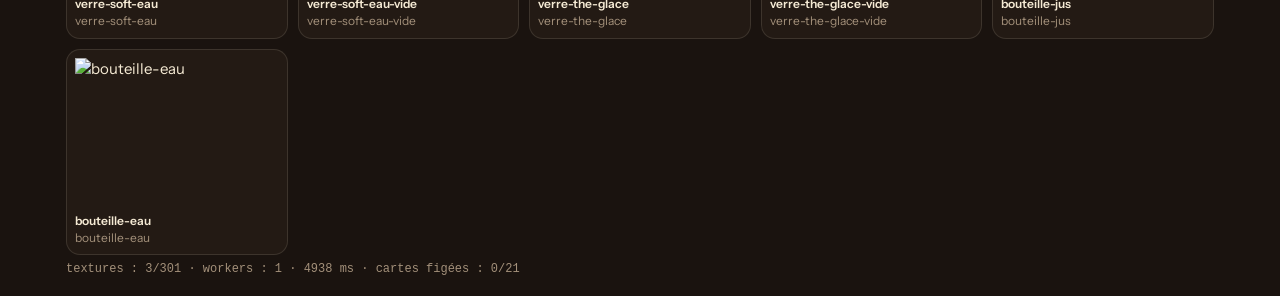
<file: lab/burger.html>
<!doctype html>
<html lang="fr">
<head>
<meta charset="utf-8">
<meta name="viewport" content="width=device-width, initial-scale=1, viewport-fit=cover">
<title>Labo — burgers éclatés · Bougnat Burger</title>
<link rel="stylesheet" href="../css/fonts.css">
<style>
  /* les couleurs de l'appli : charbon, crème, vert du logo, pomme pastel */
  :root {
    --charbon: #1A130F; --charbon-2: #231A14; --charbon-3: #2E231B; --charbon-4: #3D2F24;
    --creme: #F5EAD4; --creme-2: #D8C6A8; --creme-3: #A3907A;
    --vert: #96C124; --pomme: #C8E3A0; --pomme-encre: #24300F; --olive: #7C8A3A;
    --line: rgba(245, 234, 212, .12);
    --ciel-hublot: url("../assets/img/hublot-ciel.svg");
    --f-display: 'Shrikhand', 'Cooper Black', Georgia, serif;
    --f-ui: 'Instrument Sans', system-ui, -apple-system, 'Segoe UI', Roboto, sans-serif;
  }
  * { box-sizing: border-box; }
  html { -webkit-text-size-adjust: 100%; }
  body { margin: 0; background: var(--charbon); color: var(--creme); font: 15px/1.45 var(--f-ui); }
  h1, h2 { font-family: var(--f-display); font-weight: 400; letter-spacing: 0; margin: 0; }
  h1 { font-size: 28px; }
  h2 { font-size: 23px; margin-bottom: 4px; }
  header, section { padding: 18px 16px; max-width: 1180px; margin: 0 auto; }
  header p, section > p { margin: 6px 0 0; color: var(--creme-2); max-width: 64ch; }
  section { border-top: 1px solid var(--line); }

  /* le visuel : le hublot de l'appli, une lumière de studio chaude derrière le produit */
  .vis { position: relative; --bb-lab-ink: var(--creme); --bb-lab-halo: rgba(20, 14, 10, .88); --bb-lab-dot: var(--pomme); --bb-lab-ring: var(--charbon); }
  .vis::before {
    content: ''; position: absolute; left: 50%; bottom: 10px; width: min(74%, 150px); aspect-ratio: 1; transform: translateX(-50%);
    border-radius: 50%; background: radial-gradient(circle at 50% 36%, #FFF4DE 0%, #F7DFB6 42%, #E8BC86 74%, #CF955E 100%);
    box-shadow: 0 0 0 1.5px rgba(150, 193, 36, .9), 0 0 0 6px var(--olive), 0 0 0 8px rgba(0, 0, 0, .45),
      inset 0 0 0 2px rgba(0, 0, 0, .18), inset 0 -14px 26px -10px rgba(120, 60, 20, .45), 0 18px 30px -14px #000;
  }
  /* la pastille « frites maison » des cartes (comme dans l'appli) */
  .card { position: relative; }
  .avec-frites { position: absolute; z-index: 3; right: 6px; top: 82px; width: 58px; height: 58px; border-radius: 50%; display: grid; place-items: center;
    background: var(--pomme); color: var(--pomme-encre); font: 800 9.5px/1.05 var(--f-ui); letter-spacing: .03em; text-transform: uppercase; text-align: center;
    transform: rotate(-10deg); box-shadow: 0 0 0 2.5px var(--charbon-2), 0 0 0 4px rgba(200, 227, 160, .35), 0 8px 14px -6px #000; }
  .vis > * { position: relative; z-index: 1; }

  /* --- grand format (la fiche produit de l'appli : 340 px de haut sur téléphone) --- */
  .hero { display: grid; grid-template-columns: minmax(0, 1fr); gap: 14px; align-items: start; }
  @media (min-width: 820px) { .hero { grid-template-columns: 300px minmax(0, 1fr); } }
  .ctrl { display: grid; gap: 12px; align-content: start; }
  .ctrl label { font-size: 13px; color: var(--creme-2); display: grid; gap: 4px; }
  .ctrl select, .ctrl button { font: inherit; color: var(--creme); background: var(--charbon-3); border: 1px solid var(--line); border-radius: 12px; padding: 8px 10px; }
  .ctrl button { cursor: pointer; }
  .ctrl button[aria-pressed="true"] { background: var(--vert); color: #16210A; border-color: var(--vert); font-weight: 650; }
  .seg { display: flex; gap: 6px; flex-wrap: wrap; }
  .seg button { flex: 1 1 auto; }
  input[type=range] { width: 100%; accent-color: var(--vert); }
  .stage-hero { width: 100%; max-width: 520px; height: 340px; margin: 0 auto; border-radius: 26px; background: radial-gradient(90% 60% at 50% 0%, rgba(242, 180, 140, .14), transparent 70%), #1E1611; }
  .stage-hero.vis::before { width: min(66%, 250px); bottom: 26px; }
  @media (min-width: 820px) { .stage-hero { height: 460px; } .stage-hero.vis::before { width: min(60%, 300px); } }
  .meta { font-size: 13px; color: var(--creme-2); }
  .meta b { color: var(--creme); font-family: var(--f-display); font-weight: 400; font-size: 18px; }

  /* --- grille des cartes (celles de l'appli : 158 px de visuel) --- */
  .grid { display: grid; grid-template-columns: repeat(auto-fill, minmax(165px, 1fr)); gap: 12px; margin-top: 12px; }
  .card { background: var(--charbon-2); border-radius: 22px; padding: 0 0 12px; cursor: pointer; box-shadow: inset 0 0 0 1px var(--line); overflow: hidden; }
  .card:hover, .card:focus-visible { box-shadow: inset 0 0 0 1px rgba(200, 227, 160, .4); outline: none; }
  .card .st { width: 100%; height: 158px; }
  .card .nm { font: 400 18px/1.05 var(--f-display); margin: 6px 12px 6px; }
  .card .pr { margin: 0 12px; display: inline-block; padding: 5px 10px; border-radius: 999px; background: var(--pomme); color: var(--pomme-encre); font-weight: 800; font-size: 14px; }
  .card .tg { font-size: 11.5px; color: var(--creme-3); margin: 6px 12px 0; }

  /* --- galerie des textures --- */
  .gal { display: grid; grid-template-columns: repeat(auto-fill, minmax(200px, 1fr)); gap: 10px; margin-top: 12px; }
  .gal figure { margin: 0; background: var(--charbon-2); border: 1px solid var(--line); border-radius: 14px; padding: 8px; display: grid; gap: 4px; }
  .gal img { width: 100%; height: 150px; object-fit: contain; }
  .gal figcaption { font-size: 12px; color: var(--creme-3); }
  .gal figcaption b { color: var(--creme); font-weight: 600; }
  .stat { font: 12px/1.4 ui-monospace, Menlo, Consolas, monospace; color: var(--creme-3); white-space: pre-wrap; }
</style>
</head>
<body>
<header>
  <h1>Labo — burgers « éclatés »</h1>
  <p>Chaque couche est cuisinée pixel par pixel (relief, couleur, lumière de studio) puis posée en vue plongeante ; le burger se compose, s'écarte en étiquetant ses ingrédients, puis se ré-assemble. Les compositions sont celles de la carte, à la lettre.</p>
</header>

<section id="hero">
  <div class="hero">
    <div class="ctrl">
      <label>Recette <select id="recipe"></select></label>
      <div class="seg" role="group" aria-label="Galette">
        <button type="button" data-patty="steak" aria-pressed="true">Steak VBF</button>
        <button type="button" data-patty="galette" aria-pressed="false">Galette végé</button>
      </div>
      <div class="seg" role="group" aria-label="Langue">
        <button type="button" data-lang="fr" aria-pressed="true">FR</button>
        <button type="button" data-lang="en" aria-pressed="false">EN</button>
      </div>
      <label>Écartement <input id="ex" type="range" min="0" max="1" step="0.01" value="0"></label>
      <div class="seg">
        <button type="button" id="compose">Composer</button>
        <button type="button" id="play">▶ Cycle</button>
        <button type="button" id="stop">■ Arrêt</button>
      </div>
      <p class="meta" id="meta"></p>
    </div>
    <div class="stage-hero vis" id="heroStage"></div>
  </div>
</section>

<section id="cards">
  <h2>La carte</h2>
  <p id="cardsNote"></p>
  <div class="grid" id="grid"></div>
</section>

<section id="plats">
  <h2>Les autres plats</h2>
  <p>Viandes, salades, wraps, desserts, boissons : même cuisine que les burgers. Les éléments sont ceux du texte de la carte ; les viandes viennent avec leurs frites maison et leur salade maison ; les verres se posent vides puis se remplissent.</p>
  <div class="hero">
    <div class="ctrl">
      <label>Plat <select id="plat"></select></label>
      <div class="seg" role="group" aria-label="Langue du plat">
        <button type="button" data-plang="fr" aria-pressed="true">FR</button>
        <button type="button" data-plang="en" aria-pressed="false">EN</button>
        <button type="button" data-plang="es" aria-pressed="false">ES</button>
        <button type="button" data-plang="zh" aria-pressed="false">ZH</button>
      </div>
      <label id="pvarL" hidden>Variante <select id="pvar"></select></label>
      <label>Détail <input id="pex" type="range" min="0" max="1" step="0.01" value="0"></label>
      <div class="seg">
        <button type="button" id="pcompose">Composer</button>
        <button type="button" id="pplay">▶ Cycle</button>
        <button type="button" id="pstop">■ Arrêt</button>
      </div>
      <p class="meta" id="pmeta"></p>
      <p class="meta" id="pev"></p>
    </div>
    <div class="stage-hero vis" id="platStage"></div>
  </div>
  <div class="grid" id="pgrid"></div>
</section>

<section id="gallery">
  <h2>Les ingrédients</h2>
  <p>Chaque texture est calculée une fois, partagée par tous les burgers, et gardée dans le téléphone.</p>
  <div class="gal" id="gal"></div>
  <p class="stat" id="stat"></p>
</section>

<script src="../js/bb-core.js"></script>
<script src="../js/bb-data.js"></script>
<script src="../js/bb-bake.js"></script>
<script src="../js/bb-burger.js"></script>
<script src="../js/bb-plat.js"></script>
<script>
(function () {
  'use strict';
  const qs = new URLSearchParams(location.search);
  const still = qs.has('still');
  const $ = (s) => document.querySelector(s);
  const fmt = (n) => n.toFixed(2).replace('.', ',') + ' €';
  const state = { recipe: qs.get('recipe') || 'ti-mefia-te', patty: qs.get('patty') || 'steak', lang: qs.get('lang') || 'fr' };
  // cartes : composition unique puis image figée (comme dans l'appli) ; ?loop pour les voir tourner
  const cardPlay = still ? false : qs.has('loop') ? true : 'once';
  $('#cardsNote').textContent = cardPlay === 'once'
    ? 'Toutes les recettes (Ti\', doubles, Petiot) : chaque carte se compose une fois en entrant à l\'écran, puis se fige en image (plus rien ne tourne). Touchez une carte pour l\'ouvrir en grand. (?loop : cartes en boucle)'
    : 'Toutes les recettes : chaque carte tourne en boucle quand elle est à l\'écran.';

  // --- sélecteur de recette
  const sel = $('#recipe');
  Object.values(BB.BURGERS).forEach((r) => {
    const o = document.createElement('option');
    o.value = r.id;
    o.textContent = r.name + (r.double ? ' (double)' : '') + ' — ' + fmt(r.price);
    sel.appendChild(o);
  });
  sel.value = state.recipe;

  // --- grand format
  const hero = new BB.Burger($('#heroStage'), state.recipe, {
    size: 'hero', autoplay: !still && !qs.has('explode') && !qs.has('seek'), labels: true, lang: state.lang, interactive: true,
  });
  if (qs.has('explode')) hero.explode = +qs.get('explode');
  if (qs.has('seek')) hero._seek(+qs.get('seek')); // tests : image figée du cycle
  const meta = () => {
    const r = hero.recipe;
    $('#meta').innerHTML = '<b>' + r.name + '</b> · ' + fmt(r.price) + '<br>' + r.ingredients.map((i) => BB.INGREDIENTS[i][state.lang]).join(', ');
  };
  meta();
  const setPressed = (attr, v) => document.querySelectorAll('[data-' + attr + ']').forEach((b) => b.setAttribute('aria-pressed', String(b.dataset[attr] === v)));
  setPressed('patty', state.patty);
  setPressed('lang', state.lang);
  const applyRecipe = () => {
    hero.setRecipe(BB.withPatty(state.recipe, state.patty));
    meta();
  };
  applyRecipe();
  sel.addEventListener('change', () => { state.recipe = sel.value; applyRecipe(); });
  document.querySelectorAll('[data-patty]').forEach((b) => b.addEventListener('click', () => { state.patty = b.dataset.patty; setPressed('patty', state.patty); applyRecipe(); }));
  document.querySelectorAll('[data-lang]').forEach((b) => b.addEventListener('click', () => { state.lang = b.dataset.lang; setPressed('lang', state.lang); hero.setLang(state.lang); meta(); buildGallery(); }));
  const ex = $('#ex');
  ex.addEventListener('input', () => { hero.explode = +ex.value; });
  $('#play').addEventListener('click', () => hero.play());
  $('#compose').addEventListener('click', () => hero.compose());
  $('#stop').addEventListener('click', () => { hero.stop(); ex.value = hero.explode.toFixed(2); });

  // --- la carte
  const cards = [];
  const grid = $('#grid');
  Object.values(BB.BURGERS).forEach((r) => {
    const c = document.createElement('div');
    c.className = 'card';
    c.tabIndex = 0;
    c.innerHTML = '<div class="st vis"></div><div class="nm">' + r.name + '</div><span class="pr">' + fmt(r.price) + '</span><div class="tg">' + (r.kids ? 'Menu enfant' : r.double ? 'Double' : r.veggie ? 'Végétarien' : 'Simple') + '</div>';
    grid.appendChild(c);
    const b = new BB.Burger(c.querySelector('.st'), r, { size: 'card', autoplay: cardPlay, labels: false, interactive: false, lang: state.lang });
    if (qs.has('cardsExplode')) b.explode = +qs.get('cardsExplode');
    cards.push(b);
    const open = () => { state.recipe = r.id; sel.value = r.id; applyRecipe(); $('#hero').scrollIntoView({ behavior: 'smooth' }); };
    c.addEventListener('click', open);
    c.addEventListener('keydown', (e) => { if (e.key === 'Enter' || e.key === ' ') { e.preventDefault(); open(); } });
  });

  // --- galerie des textures (grand format)
  const NAMES = { 'bun-top': { fr: 'Pain (haut)', en: 'Bun (top)' }, 'bun-bottom': { fr: 'Pain (bas)', en: 'Bun (bottom)' } };
  function ingOf(id) {
    const base = id.replace(/-melt2?$/, '').replace(/^(spread|drape)-/, 'sauce-');
    return BB.INGREDIENTS[base];
  }
  function buildGallery() {
    const gal = $('#gal');
    gal.innerHTML = '';
    const en = state.lang === 'en';
    BB.bake.ids.forEach((id) => {
      const ing = ingOf(id);
      const f = document.createElement('figure');
      const im = new Image();
      im.alt = id;
      f.appendChild(im);
      const cap = document.createElement('figcaption');
      const how = /-melt2$/.test(id) ? (en ? ' · melted, under another' : ' · fondu, sous un autre')
        : /-melt$/.test(id) ? (en ? ' · melted' : ' · fondu')
        : /^drape-/.test(id) ? (en ? ' · under the top bun' : ' · nappée sous le pain')
        : /^spread-/.test(id) ? (en ? ' · spread' : ' · étalée') : '';
      cap.innerHTML = '<b>' + (NAMES[id] ? NAMES[id][state.lang] : ing ? ing[state.lang] : id) + '</b>' + how + '<br>' + id;
      f.appendChild(cap);
      gal.appendChild(f);
      BB.bake.get(id, 2, 0).then((t) => { im.src = t.url; cap.innerHTML += ' · ' + t.w + '×' + t.h; });
    });
  }
  if (!qs.has('nogal')) buildGallery();

  // --- pour les tests : tout est-il cuit et posé ?
  // --- les autres plats
  const CAT = { viandes: 'Viandes', salades: 'Salades', wraps: 'Wraps', desserts: 'Desserts', boissons: 'Boissons' };
  const fmtP = (it) => (it.price != null ? fmt(it.price) : it.variants ? 'dès ' + fmt(Math.min.apply(null, it.variants.map((v) => v.price))) : 'sur place');
  const tr = (o, l) => (!o ? '' : BB.trLang ? BB.trLang(o, l) : o[l] || (l !== 'fr' && o.en) || o.fr);
  // les temps forts (pour le son) : on les note, pour les tests
  const EV = [];
  const onEvent = (type, info) => { EV.push([Math.round(performance.now()), type, info]); const e = $('#pev'); if (e && info.hero) e.textContent = EV.filter((x) => x[2].hero).slice(-6).map((x) => x[1] + (x[2].kind ? ':' + x[2].kind : '')).join(' · '); };
  const psel = $('#plat');
  Object.keys(CAT).forEach((cat) => {
    const og = document.createElement('optgroup');
    og.label = CAT[cat];
    BB.MENU_OTHER.filter((it) => it.cat === cat && BB.hasPlat(it.id)).forEach((it) => {
      const o = document.createElement('option');
      o.value = it.id;
      o.textContent = it.name.fr + ' — ' + fmtP(it);
      og.appendChild(o);
    });
    psel.appendChild(og);
  });
  const pstate = { id: qs.get('plat') || 'allier', lang: qs.get('lang') || 'fr' };
  psel.value = pstate.id;
  const pStill = still || qs.has('pexplode') || qs.has('pseek');
  let plat = null;
  const mountPlat = () => {
    if (plat) plat.destroy();
    const st = $('#platStage');
    st.innerHTML = '';
    plat = new BB.Plat(st, pstate.id, { size: 'hero', autoplay: !pStill, labels: true, lang: pstate.lang, interactive: true, onEvent, variant: qs.get('variant') || undefined });
    if (qs.has('pexplode')) plat.explode = +qs.get('pexplode');
    if (qs.has('pseek')) plat._seek(+qs.get('pseek'));
    LAB.plat = plat;
    const it = BB.MENU_OTHER.find((x) => x.id === pstate.id);
    $('#pmeta').innerHTML = '<b>' + tr(it.name, pstate.lang) + '</b> · ' + fmtP(it) + '<br>' + (it.desc ? tr(it.desc, pstate.lang) : '');
    // les variantes (boissons) : la teinte colore le verre
    const vs = $('#pvar');
    vs.innerHTML = '';
    $('#pvarL').hidden = !it.variants;
    (it.variants || []).forEach((v) => { const o = document.createElement('option'); o.value = v.id; o.textContent = tr(v.name, pstate.lang) + ' (' + v.teinte + ')'; vs.appendChild(o); });
  };
  $('#pvar').addEventListener('change', () => {
    const it = BB.MENU_OTHER.find((x) => x.id === pstate.id);
    const v = (it.variants || []).find((x) => x.id === $('#pvar').value);
    if (v) plat.setVariant(v.teinte, tr(v.name, pstate.lang));
  });
  psel.addEventListener('change', () => { pstate.id = psel.value; mountPlat(); });
  document.querySelectorAll('[data-plang]').forEach((b) => b.addEventListener('click', () => {
    pstate.lang = b.dataset.plang;
    document.querySelectorAll('[data-plang]').forEach((x) => x.setAttribute('aria-pressed', String(x.dataset.plang === pstate.lang)));
    plat.setLang(pstate.lang);
    const it = BB.MENU_OTHER.find((x) => x.id === pstate.id);
    $('#pmeta').innerHTML = '<b>' + tr(it.name, pstate.lang) + '</b> · ' + fmtP(it) + '<br>' + (it.desc ? tr(it.desc, pstate.lang) : '');
  }));
  $('#pex').addEventListener('input', () => { plat.explode = +$('#pex').value; });
  $('#pplay').addEventListener('click', () => plat.play());
  $('#pcompose').addEventListener('click', () => plat.compose());
  $('#pstop').addEventListener('click', () => { plat.stop(); $('#pex').value = plat.explode.toFixed(2); });
  const platCards = [];
  Object.keys(CAT).forEach((cat) => {
    BB.MENU_OTHER.filter((it) => it.cat === cat && BB.hasPlat(it.id)).forEach((it) => {
      const c = document.createElement('div');
      c.className = 'card';
      c.tabIndex = 0;
      c.innerHTML = '<div class="st vis"></div>' + (it.sides ? '<span class="avec-frites"><b>frites maison</b></span>' : '') + '<div class="nm">' + it.name.fr + '</div><span class="pr">' + fmtP(it) + '</span><div class="tg">' + CAT[cat] + '</div>';
      $('#pgrid').appendChild(c);
      const b = new BB.Plat(c.querySelector('.st'), it.id, { size: 'card', autoplay: cardPlay, labels: false, interactive: false, lang: state.lang, onEvent });
      platCards.push(b);
      const open = () => { pstate.id = it.id; psel.value = it.id; mountPlat(); $('#plats').scrollIntoView({ behavior: 'smooth' }); };
      c.addEventListener('click', open);
    });
  });

  window.LAB = {
    hero, cards, plat: null, platCards, events: EV,
    ready() {
      if (BB.bake.pending()) return false;
      const all = [hero].concat(cards.filter((b) => b._seen || b._frozen));
      const okB = all.every((b) => b._frozen || b.layers.every((L) => L.imgOk && (!L.melt || L.meltOk)));
      const okP = [LAB.plat].concat(platCards.filter((b) => b._seen || b._frozen)).every((b) => !b || b._frozen || b._texReady());
      return okB && okP;
    },
    frozen: () => cards.filter((b) => b._frozen).length,
    platFrozen: () => platCards.filter((b) => b._frozen).length,
  };
  mountPlat();
  const t0 = performance.now();
  const stat = () => {
    const s = BB.bake.stats();
    const done = s.filter((x) => x.done).length;
    $('#stat').textContent = 'textures : ' + done + '/' + s.length + ' · workers : ' + BB.bake.workers() + ' · ' + Math.round(performance.now() - t0) + ' ms' + (s.some((x) => x.cached) ? ' · (en partie depuis la mémoire du téléphone)' : '') + ' · cartes figées : ' + LAB.frozen() + '/' + cards.length;
    if (BB.bake.pending() || LAB.frozen() < cards.length) setTimeout(stat, 400);
  };
  setTimeout(stat, 300);
  if (qs.get('sec')) { const el = document.getElementById(qs.get('sec')); if (el) el.scrollIntoView(); }
})();
</script>
</body>
</html>
</file>
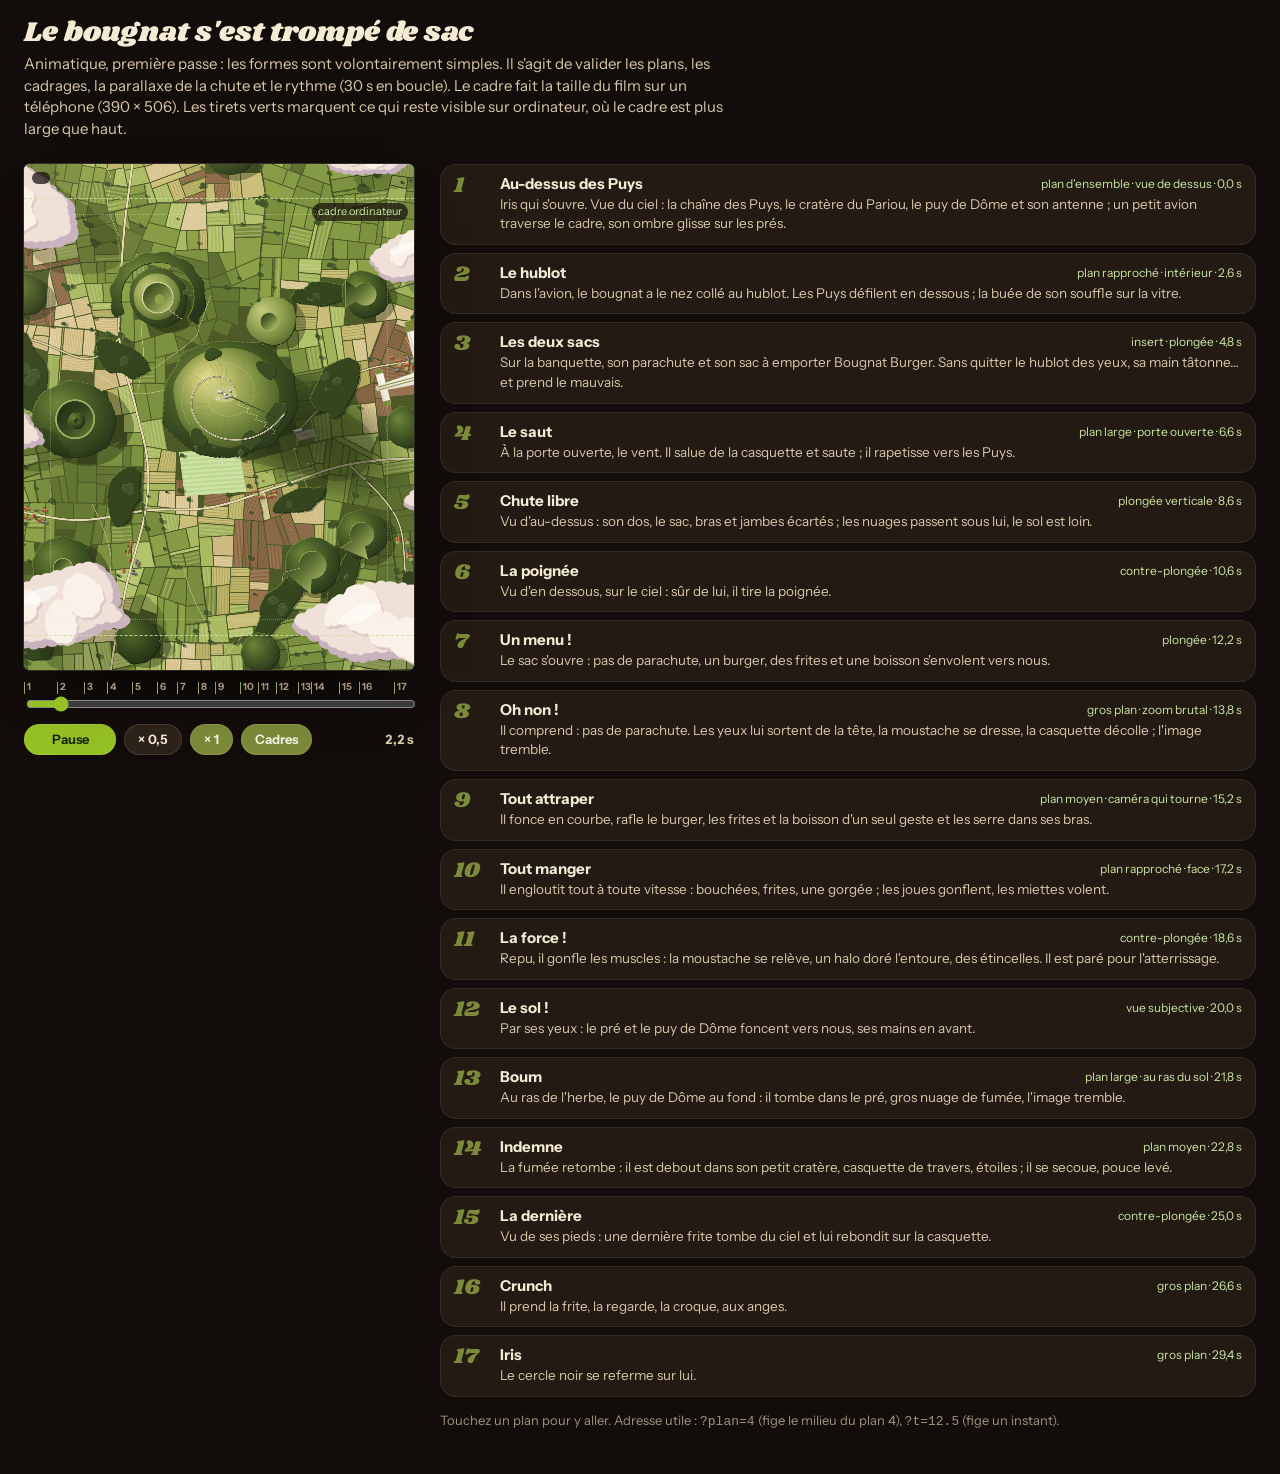
<file: lab/histoire.html>
<!doctype html>
<html lang="fr">
<head>
<meta charset="utf-8">
<meta name="viewport" content="width=device-width, initial-scale=1">
<title>Animatique · Le bougnat s'est trompé de sac</title>
<meta name="robots" content="noindex">
<link rel="stylesheet" href="../css/fonts.css">
<style>
  :root { --charbon: #1A130F; --charbon-2: #231A14; --charbon-3: #2E231B; --creme: #F5EAD4; --creme-2: #D8C6A8; --creme-3: #A3907A; --pomme: #C8E3A0; --olive: #7C8A3A; --vert: #96C124; }
  * { box-sizing: border-box; }
  body { margin: 0; min-height: 100vh; background: #120D0A; color: var(--creme); font: 15px/1.45 'Instrument Sans', system-ui, sans-serif; }
  header { padding: 18px 24px 6px; }
  h1 { font: 400 28px/1.1 Shrikhand, Georgia, serif; margin: 0 0 4px; }
  header p { margin: 0; color: var(--creme-2); max-width: 70ch; }
  main { display: grid; grid-template-columns: auto minmax(280px, 1fr); gap: 26px; padding: 18px 24px 30px; align-items: start; }
  @media (max-width: 820px) { main { grid-template-columns: 1fr; } }
  .cadre-wrap { display: grid; gap: 12px; justify-items: center; }
  .cadre { position: relative; width: 390px; height: 506px; overflow: hidden; border-radius: 6px; background: #2E5A6E; box-shadow: 0 0 0 1px rgba(245,234,212,.15), 0 30px 60px -30px #000; }
  .guides { position: absolute; inset: 0; pointer-events: none; z-index: 5; }
  .guides .ordi { position: absolute; left: 0; right: 0; top: 34px; bottom: 34px; border-top: 1.5px dashed rgba(200,227,160,.85); border-bottom: 1.5px dashed rgba(200,227,160,.85); }
  .guides .ordi span { position: absolute; right: 6px; top: 4px; font-size: 11px; color: var(--pomme); background: rgba(18,13,10,.7); padding: 1px 6px; border-radius: 99px; }
  .guides .sur { position: absolute; left: 26px; right: 26px; top: 50px; bottom: 50px; border: 1px dotted rgba(245,234,212,.35); }
  .guides .plan { position: absolute; left: 8px; top: 8px; font: 700 12px/1 'Instrument Sans'; letter-spacing: .08em; text-transform: uppercase; color: var(--creme); background: rgba(18,13,10,.72); padding: 6px 9px; border-radius: 99px; }
  .cadre.sans-guides .guides { display: none; }
  .ctrl { width: 390px; display: grid; gap: 8px; }
  .row { display: flex; gap: 8px; align-items: center; }
  button { font: 650 13px/1 'Instrument Sans'; color: var(--creme); background: var(--charbon-3); border: 0; border-radius: 99px; padding: 9px 14px; cursor: pointer; box-shadow: inset 0 0 0 1px rgba(245,234,212,.12); }
  button.on { background: var(--olive); color: #F2F8E6; }
  button.main { background: var(--vert); color: #16210A; min-width: 92px; }
  .temps { font: 700 13px/1 'Instrument Sans'; font-variant-numeric: tabular-nums; color: var(--creme-2); margin-left: auto; }
  .frise { position: relative; height: 34px; }
  .frise input { position: absolute; inset: 12px 0 auto; width: 100%; accent-color: #96C124; }
  .frise i { position: absolute; top: 0; width: 1px; height: 12px; background: var(--pomme); opacity: .7; }
  .frise b { position: absolute; top: 0; font: 700 10px/1 'Instrument Sans'; color: var(--creme-3); transform: translateX(3px); }
  ol { list-style: none; margin: 0; padding: 0; display: grid; gap: 8px; counter-reset: p; }
  li { counter-increment: p; display: grid; grid-template-columns: 34px 1fr auto; gap: 2px 12px; align-items: start; padding: 11px 14px; border-radius: 16px; background: var(--charbon-2); box-shadow: inset 0 0 0 1px rgba(245,234,212,.08); cursor: pointer; transition: box-shadow .2s, background .2s; }
  li::before { content: counter(p); grid-row: span 2; font: 400 22px/1 Shrikhand, Georgia, serif; color: var(--olive); }
  li h3 { margin: 0; font: 700 15px/1.2 'Instrument Sans'; }
  li small { font-size: 12px; color: var(--pomme); white-space: nowrap; }
  li p { grid-column: 2 / -1; margin: 0; font-size: 13.5px; color: var(--creme-2); }
  li.on { background: #2C3316; box-shadow: inset 0 0 0 1.5px var(--pomme); }
  li.on::before { color: var(--pomme); }
  .note { margin-top: 14px; font-size: 13px; color: var(--creme-3); }
</style>
</head>
<body>
<header>
  <h1>Le bougnat s'est trompé de sac</h1>
  <p>Animatique, première passe : les formes sont volontairement simples. Il s'agit de valider les plans, les cadrages, la parallaxe de la chute et le rythme (30 s en boucle). Le cadre fait la taille du film sur un téléphone (390 × 506). Les tirets verts marquent ce qui reste visible sur ordinateur, où le cadre est plus large que haut.</p>
</header>
<main>
  <div class="cadre-wrap">
    <div class="cadre" id="cadre">
      <div class="guides"><div class="ordi"><span>cadre ordinateur</span></div><div class="sur"></div><div class="plan" id="plan-lbl"></div></div>
    </div>
    <div class="ctrl">
      <div class="frise" id="frise"><input type="range" id="scrub" min="0" max="30" step="0.02" value="0"></div>
      <div class="row">
        <button class="main" id="play" type="button">Pause</button>
        <button id="v05" type="button">× 0,5</button>
        <button id="v1" type="button" class="on">× 1</button>
        <button id="gd" type="button" class="on">Cadres</button>
        <span class="temps" id="temps">0,0 s</span>
      </div>
    </div>
  </div>
  <section>
    <ol id="plans"></ol>
    <p class="note">Touchez un plan pour y aller. Adresse utile : <code>?plan=4</code> (fige le milieu du plan 4), <code>?t=12.5</code> (fige un instant).</p>
  </section>
</main>
<script src="../js/bb-core.js"></script>
<script src="../js/film/bb-bougnat-dessin.js" onerror="void 0"></script>
<script src="../js/film/bb-histoire.js"></script>
<script>
  (function () {
    const $ = (s) => document.querySelector(s);
    const h = new BB.Histoire($('#cadre'), {});
    const P = BB.Histoire.PLANS;
    const ol = $('#plans'), frise = $('#frise'), scrub = $('#scrub');
    scrub.max = h.duration;
    P.forEach((p, i) => {
      const li = document.createElement('li');
      li.innerHTML = `<h3>${p.titre}</h3><small>${p.cadre} · ${p.t.toFixed(1).replace('.', ',')} s</small><p>${p.txt}</p>`;
      li.addEventListener('click', () => { h.seek(p.t + 0.05); scrub.value = p.t; if (h.playing) { h.stop(); h.start(); } });
      ol.appendChild(li);
      const tick = document.createElement('i'); tick.style.left = (p.t / h.duration * 100) + '%'; frise.appendChild(tick);
      const n = document.createElement('b'); n.style.left = (p.t / h.duration * 100) + '%'; n.textContent = i + 1; frise.appendChild(n);
    });
    h.onPlan = (i, p) => {
      [...ol.children].forEach((li, k) => li.classList.toggle('on', k === i));
      $('#plan-lbl').textContent = `Plan ${i + 1} · ${p.titre} · ${p.cadre}`;
    };
    const q = new URLSearchParams(location.search);
    const setSpeed = (k) => { h.setSpeed(k); $('#v05').classList.toggle('on', k === 0.5); $('#v1').classList.toggle('on', k === 1); };
    const upd = () => { $('#temps').textContent = h.t.toFixed(1).replace('.', ',') + ' s'; if (!scrub.matches(':active')) scrub.value = h.t; requestAnimationFrame(upd); };
    scrub.addEventListener('input', () => { h.stop(); $('#play').textContent = 'Lecture'; h.seek(+scrub.value); });
    $('#play').addEventListener('click', () => { if (h.playing) { h.stop(); $('#play').textContent = 'Lecture'; } else { h.start(); $('#play').textContent = 'Pause'; } });
    $('#v05').addEventListener('click', () => setSpeed(0.5));
    $('#v1').addEventListener('click', () => setSpeed(1));
    $('#gd').addEventListener('click', () => { $('#cadre').classList.toggle('sans-guides'); $('#gd').classList.toggle('on'); });
    if (q.has('plan')) {
      const i = Math.max(1, Math.min(P.length, +q.get('plan'))) - 1;
      const end = i + 1 < P.length ? P[i + 1].t : h.duration;
      h.seek((P[i].t + end) / 2); $('#play').textContent = 'Lecture';
    } else if (q.has('t')) { h.seek(+q.get('t')); $('#play').textContent = 'Lecture'; }
    else h.start();
    if (q.has('nogd')) $('#cadre').classList.add('sans-guides');
    upd();
  })();
</script>
</body>
</html>
</file>
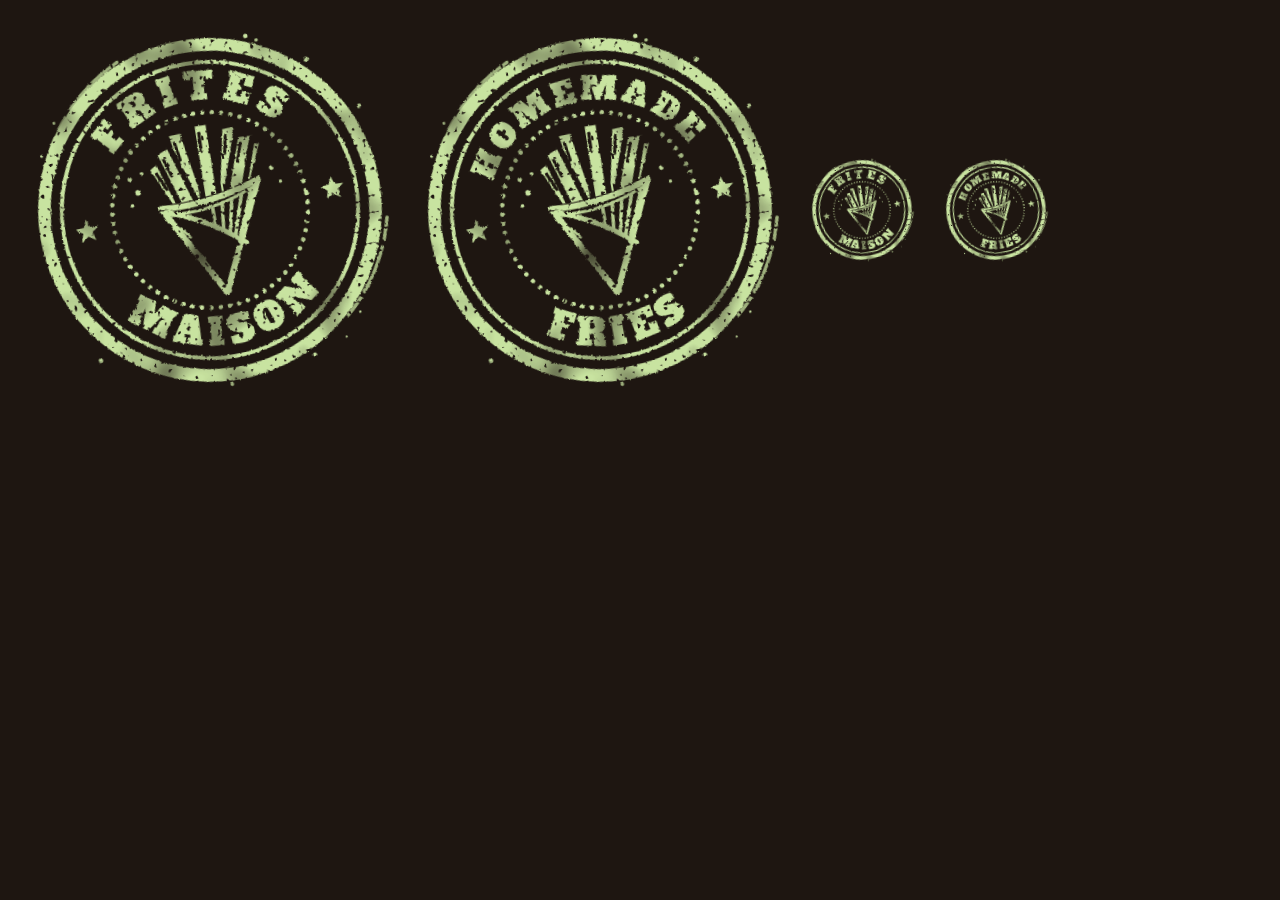
<file: tools/tampon/apercu.html>
<!doctype html><html lang="fr"><head><meta charset="utf-8"><title>Tampon frites maison</title>
<link rel="stylesheet" href="../../css/fonts.css">
<style>body{margin:0;background:#1E1611;display:flex;flex-wrap:wrap;gap:30px;padding:30px;align-items:center}</style></head><body>
<svg width="0" height="0" style="position:absolute"><defs>    <filter id="encre-tampon" x="-6%" y="-6%" width="112%" height="112%" color-interpolation-filters="sRGB">
      <feTurbulence type="fractalNoise" baseFrequency="0.9" numOctaves="2" seed="4" result="b"/>
      <feDisplacementMap in="SourceGraphic" in2="b" scale="0.9" xChannelSelector="R" yChannelSelector="G" result="bave"/>
      <feTurbulence type="fractalNoise" baseFrequency="0.06" numOctaves="2" seed="9" result="nappe"/>
      <feColorMatrix in="nappe" type="matrix" values="0 0 0 0 0  0 0 0 0 0  0 0 0 0 0  0 0 0 -1.6 1.75" result="densite"/>
      <feTurbulence type="fractalNoise" baseFrequency="0.7" numOctaves="1" seed="17" result="g"/>
      <feColorMatrix in="g" type="matrix" values="0 0 0 0 0  0 0 0 0 0  0 0 0 0 0  0 0 0 -16 11.4" result="trous"/>
      <feComposite in="densite" in2="trous" operator="in" result="masque"/>
      <feComposite in="bave" in2="masque" operator="in"/>
    </filter></defs></svg>
<svg viewBox="0 0 120 120" width="360" height="360" style="color:#C8E3A0;overflow:visible">
  <defs><path id="tfh-a" d="M23.1 60A36.9 36.9 0 0 1 96.9 60"/><path id="tfb-a" d="M14.7 60A45.3 45.3 0 0 0 105.3 60"/>
  <mask id="tfm-a" maskUnits="userSpaceOnUse" x="0" y="0" width="120" height="120"><path d="M50.29 62.93L41.47 43.13L46.33 40.27L55.41 60.66Z" fill="#fff" stroke="#000" stroke-width="1.9" stroke-linejoin="round"/><path d="M47 50.72L44.51 45.14" stroke="#000" stroke-width="1" stroke-linecap="round"/><path d="M67.09 58.26L75.58 39.19L81.21 40.32L72.21 60.53Z" fill="#fff" stroke="#000" stroke-width="1.9" stroke-linejoin="round"/><path d="M73.77 48.09L76.25 42.52" stroke="#000" stroke-width="1" stroke-linecap="round"/><path d="M54.33 61.95L49.67 32.55L55.29 32.21L59.86 61.08Z" fill="#fff" stroke="#000" stroke-width="1.9" stroke-linejoin="round"/><path d="M53.14 41.89L52.18 35.87" stroke="#000" stroke-width="1" stroke-linecap="round"/><path d="M62.31 59.96L67.97 33.33L73.76 32.99L67.78 61.13Z" fill="#fff" stroke="#000" stroke-width="1.9" stroke-linejoin="round"/><path d="M68.07 42.28L69.34 36.31" stroke="#000" stroke-width="1" stroke-linecap="round"/><path d="M58.28 61.15L58.81 30.69L64.41 30.92L63.88 61.25Z" fill="#fff" stroke="#000" stroke-width="1.9" stroke-linejoin="round"/><path d="M60.6 40.29L60.71 34.19" stroke="#000" stroke-width="1" stroke-linecap="round"/><path d="M52.17 62.51L44.78 38.36L50 36.26L57.52 60.88Z" fill="#fff" stroke="#000" stroke-width="1.9" stroke-linejoin="round"/><path d="M49.37 46.64L47.58 40.81" stroke="#000" stroke-width="1" stroke-linecap="round"/><path d="M65.07 59.11L72.79 36.69L78.6 37.01L70.37 60.93Z" fill="#fff" stroke="#000" stroke-width="1.9" stroke-linejoin="round"/><path d="M71.81 45.56L73.8 39.79" stroke="#000" stroke-width="1" stroke-linecap="round"/><path d="M44 56.8Q60.5 58.6 77.5 52.6L61 88Z" fill="#000" stroke="#000" stroke-width="2.6" stroke-linejoin="round"/><path d="M44 56.8Q60.5 58.6 77.5 52.6L61 88Z" fill="none" stroke="#fff" stroke-width="2" stroke-linejoin="round"/><path d="M46.5 58.8Q58 62.5 70.2 72.8" fill="none" stroke="#fff" stroke-width="1.6" stroke-linecap="round"/><path d="M61 58.82L61 65.77 M64.4 58.3L63.39 67.08 M67.8 57.62L65.43 68.21 M71.2 56.78L67.15 69.18 M74.6 55.78L68.59 70.01" stroke="#fff" stroke-width="1.15" stroke-linecap="round"/><path d="M45.5 59.2Q60.5 61.2 75.7 54.8" fill="none" stroke="#fff" stroke-width="1" stroke-linecap="round"/><path d="M52 71l3.2 4.4 M56.5 79l1.8 3 M49.5 64.5l2.6 3.3" stroke="#fff" stroke-width="0.9" stroke-linecap="round"/></mask></defs>
  <g transform="rotate(-10 60 60)" filter="url(#encre-tampon)" fill="currentColor" stroke="currentColor" font-family="'Alfa Slab One', Rockwell, Georgia, serif">
    <circle cx="60" cy="60" r="55.2" fill="none" stroke-width="4.2"/><circle cx="60" cy="60" r="49.4" fill="none" stroke-width="1.3"/><circle cx="60" cy="60" r="32.6" fill="none" stroke-width="1.5" stroke-linecap="round" stroke-dasharray="0.01 3.12"/><path stroke="none" d="M18.6 55.9L19.63 58.58L22.5 58.73L20.26 60.54L21.01 63.32L18.6 61.75L16.19 63.32L16.94 60.54L14.7 58.73L17.57 58.58ZM101.4 55.9L102.43 58.58L105.3 58.73L103.06 60.54L103.81 63.32L101.4 61.75L98.99 63.32L99.74 60.54L97.5 58.73L100.37 58.58Z"/><path stroke="none" d="M37.4 50.2m-0.95 0a0.95 0.95 0 1 0 1.9 0a0.95 0.95 0 1 0 -1.9 0M35.4 45.4m-0.75 0a0.75 0.75 0 1 0 1.5 0a0.75 0.75 0 1 0 -1.5 0M39.6 44.2m-0.65 0a0.65 0.65 0 1 0 1.3 0a0.65 0.65 0 1 0 -1.3 0M34.8 54.2m-0.6 0a0.6 0.6 0 1 0 1.2 0a0.6 0.6 0 1 0 -1.2 0M82.6 49.6m-0.8 0a0.8 0.8 0 1 0 1.6 0a0.8 0.8 0 1 0 -1.6 0M84.8 54.6m-0.6 0a0.6 0.6 0 1 0 1.2 0a0.6 0.6 0 1 0 -1.2 0"/><g fill="none" stroke-width="1.15" stroke-linecap="round" opacity=".75" transform="translate(1.6 -1.3)"><path d="M6.59 38.42A57.6 57.6 0 0 1 38.42 6.59" stroke-dasharray="11 2.6 5 3.4 22 4"/><path d="M116.08 73.98A57.8 57.8 0 0 1 95.59 105.55" stroke-dasharray="7 3 16 2.4"/></g><path stroke="none" d="M56.66 118.48a0.61 0.61 0 1 0 1.22 0a0.61 0.61 0 1 0 -1.22 0M84.36 6.82a0.6 0.6 0 1 0 1.21 0a0.6 0.6 0 1 0 -1.21 0M7.38 32.66a0.48 0.48 0 1 0 0.97 0a0.48 0.48 0 1 0 -0.97 0M14.8 103.17a0.7 0.7 0 1 0 1.39 0a0.7 0.7 0 1 0 -1.39 0M97.17 109.48a0.38 0.38 0 1 0 0.76 0a0.38 0.38 0 1 0 -0.76 0M13.35 22.52a0.44 0.44 0 1 0 0.87 0a0.44 0.44 0 1 0 -0.87 0M99.33 16.01a0.84 0.84 0 1 0 1.68 0a0.84 0.84 0 1 0 -1.68 0M114.23 34.44a0.73 0.73 0 1 0 1.47 0a0.73 0.73 0 1 0 -1.47 0M103.07 102.06a0.39 0.39 0 1 0 0.78 0a0.39 0.39 0 1 0 -0.78 0M80.89 4.92a0.76 0.76 0 1 0 1.52 0a0.76 0.76 0 1 0 -1.52 0M85.49 113.53a0.7 0.7 0 1 0 1.4 0a0.7 0.7 0 1 0 -1.4 0"/>
    <rect width="120" height="120" stroke="none" mask="url(#tfm-a)"/>
    <text stroke="none" font-size="12.6" letter-spacing="2.4" text-anchor="middle"><textPath href="#tfh-a" startOffset="50%">FRITES</textPath></text>
    <text stroke="none" font-size="12.6" letter-spacing="2.4" text-anchor="middle"><textPath href="#tfb-a" startOffset="50%">MAISON</textPath></text>
  </g>
</svg>
<svg viewBox="0 0 120 120" width="360" height="360" style="color:#C8E3A0;overflow:visible">
  <defs><path id="tfh-b" d="M23.1 60A36.9 36.9 0 0 1 96.9 60"/><path id="tfb-b" d="M14.7 60A45.3 45.3 0 0 0 105.3 60"/>
  <mask id="tfm-b" maskUnits="userSpaceOnUse" x="0" y="0" width="120" height="120"><path d="M50.29 62.93L41.47 43.13L46.33 40.27L55.41 60.66Z" fill="#fff" stroke="#000" stroke-width="1.9" stroke-linejoin="round"/><path d="M47 50.72L44.51 45.14" stroke="#000" stroke-width="1" stroke-linecap="round"/><path d="M67.09 58.26L75.58 39.19L81.21 40.32L72.21 60.53Z" fill="#fff" stroke="#000" stroke-width="1.9" stroke-linejoin="round"/><path d="M73.77 48.09L76.25 42.52" stroke="#000" stroke-width="1" stroke-linecap="round"/><path d="M54.33 61.95L49.67 32.55L55.29 32.21L59.86 61.08Z" fill="#fff" stroke="#000" stroke-width="1.9" stroke-linejoin="round"/><path d="M53.14 41.89L52.18 35.87" stroke="#000" stroke-width="1" stroke-linecap="round"/><path d="M62.31 59.96L67.97 33.33L73.76 32.99L67.78 61.13Z" fill="#fff" stroke="#000" stroke-width="1.9" stroke-linejoin="round"/><path d="M68.07 42.28L69.34 36.31" stroke="#000" stroke-width="1" stroke-linecap="round"/><path d="M58.28 61.15L58.81 30.69L64.41 30.92L63.88 61.25Z" fill="#fff" stroke="#000" stroke-width="1.9" stroke-linejoin="round"/><path d="M60.6 40.29L60.71 34.19" stroke="#000" stroke-width="1" stroke-linecap="round"/><path d="M52.17 62.51L44.78 38.36L50 36.26L57.52 60.88Z" fill="#fff" stroke="#000" stroke-width="1.9" stroke-linejoin="round"/><path d="M49.37 46.64L47.58 40.81" stroke="#000" stroke-width="1" stroke-linecap="round"/><path d="M65.07 59.11L72.79 36.69L78.6 37.01L70.37 60.93Z" fill="#fff" stroke="#000" stroke-width="1.9" stroke-linejoin="round"/><path d="M71.81 45.56L73.8 39.79" stroke="#000" stroke-width="1" stroke-linecap="round"/><path d="M44 56.8Q60.5 58.6 77.5 52.6L61 88Z" fill="#000" stroke="#000" stroke-width="2.6" stroke-linejoin="round"/><path d="M44 56.8Q60.5 58.6 77.5 52.6L61 88Z" fill="none" stroke="#fff" stroke-width="2" stroke-linejoin="round"/><path d="M46.5 58.8Q58 62.5 70.2 72.8" fill="none" stroke="#fff" stroke-width="1.6" stroke-linecap="round"/><path d="M61 58.82L61 65.77 M64.4 58.3L63.39 67.08 M67.8 57.62L65.43 68.21 M71.2 56.78L67.15 69.18 M74.6 55.78L68.59 70.01" stroke="#fff" stroke-width="1.15" stroke-linecap="round"/><path d="M45.5 59.2Q60.5 61.2 75.7 54.8" fill="none" stroke="#fff" stroke-width="1" stroke-linecap="round"/><path d="M52 71l3.2 4.4 M56.5 79l1.8 3 M49.5 64.5l2.6 3.3" stroke="#fff" stroke-width="0.9" stroke-linecap="round"/></mask></defs>
  <g transform="rotate(-10 60 60)" filter="url(#encre-tampon)" fill="currentColor" stroke="currentColor" font-family="'Alfa Slab One', Rockwell, Georgia, serif">
    <circle cx="60" cy="60" r="55.2" fill="none" stroke-width="4.2"/><circle cx="60" cy="60" r="49.4" fill="none" stroke-width="1.3"/><circle cx="60" cy="60" r="32.6" fill="none" stroke-width="1.5" stroke-linecap="round" stroke-dasharray="0.01 3.12"/><path stroke="none" d="M18.6 55.9L19.63 58.58L22.5 58.73L20.26 60.54L21.01 63.32L18.6 61.75L16.19 63.32L16.94 60.54L14.7 58.73L17.57 58.58ZM101.4 55.9L102.43 58.58L105.3 58.73L103.06 60.54L103.81 63.32L101.4 61.75L98.99 63.32L99.74 60.54L97.5 58.73L100.37 58.58Z"/><path stroke="none" d="M37.4 50.2m-0.95 0a0.95 0.95 0 1 0 1.9 0a0.95 0.95 0 1 0 -1.9 0M35.4 45.4m-0.75 0a0.75 0.75 0 1 0 1.5 0a0.75 0.75 0 1 0 -1.5 0M39.6 44.2m-0.65 0a0.65 0.65 0 1 0 1.3 0a0.65 0.65 0 1 0 -1.3 0M34.8 54.2m-0.6 0a0.6 0.6 0 1 0 1.2 0a0.6 0.6 0 1 0 -1.2 0M82.6 49.6m-0.8 0a0.8 0.8 0 1 0 1.6 0a0.8 0.8 0 1 0 -1.6 0M84.8 54.6m-0.6 0a0.6 0.6 0 1 0 1.2 0a0.6 0.6 0 1 0 -1.2 0"/><g fill="none" stroke-width="1.15" stroke-linecap="round" opacity=".75" transform="translate(1.6 -1.3)"><path d="M6.59 38.42A57.6 57.6 0 0 1 38.42 6.59" stroke-dasharray="11 2.6 5 3.4 22 4"/><path d="M116.08 73.98A57.8 57.8 0 0 1 95.59 105.55" stroke-dasharray="7 3 16 2.4"/></g><path stroke="none" d="M56.66 118.48a0.61 0.61 0 1 0 1.22 0a0.61 0.61 0 1 0 -1.22 0M84.36 6.82a0.6 0.6 0 1 0 1.21 0a0.6 0.6 0 1 0 -1.21 0M7.38 32.66a0.48 0.48 0 1 0 0.97 0a0.48 0.48 0 1 0 -0.97 0M14.8 103.17a0.7 0.7 0 1 0 1.39 0a0.7 0.7 0 1 0 -1.39 0M97.17 109.48a0.38 0.38 0 1 0 0.76 0a0.38 0.38 0 1 0 -0.76 0M13.35 22.52a0.44 0.44 0 1 0 0.87 0a0.44 0.44 0 1 0 -0.87 0M99.33 16.01a0.84 0.84 0 1 0 1.68 0a0.84 0.84 0 1 0 -1.68 0M114.23 34.44a0.73 0.73 0 1 0 1.47 0a0.73 0.73 0 1 0 -1.47 0M103.07 102.06a0.39 0.39 0 1 0 0.78 0a0.39 0.39 0 1 0 -0.78 0M80.89 4.92a0.76 0.76 0 1 0 1.52 0a0.76 0.76 0 1 0 -1.52 0M85.49 113.53a0.7 0.7 0 1 0 1.4 0a0.7 0.7 0 1 0 -1.4 0"/>
    <rect width="120" height="120" stroke="none" mask="url(#tfm-b)"/>
    <text stroke="none" font-size="10.6" letter-spacing="1.2" text-anchor="middle"><textPath href="#tfh-b" startOffset="50%">HOMEMADE</textPath></text>
    <text stroke="none" font-size="12.6" letter-spacing="2.4" text-anchor="middle"><textPath href="#tfb-b" startOffset="50%">FRIES</textPath></text>
  </g>
</svg>
<svg viewBox="0 0 120 120" width="104" height="104" style="color:#C8E3A0;overflow:visible">
  <defs><path id="tfh-c" d="M23.1 60A36.9 36.9 0 0 1 96.9 60"/><path id="tfb-c" d="M14.7 60A45.3 45.3 0 0 0 105.3 60"/>
  <mask id="tfm-c" maskUnits="userSpaceOnUse" x="0" y="0" width="120" height="120"><path d="M50.29 62.93L41.47 43.13L46.33 40.27L55.41 60.66Z" fill="#fff" stroke="#000" stroke-width="1.9" stroke-linejoin="round"/><path d="M47 50.72L44.51 45.14" stroke="#000" stroke-width="1" stroke-linecap="round"/><path d="M67.09 58.26L75.58 39.19L81.21 40.32L72.21 60.53Z" fill="#fff" stroke="#000" stroke-width="1.9" stroke-linejoin="round"/><path d="M73.77 48.09L76.25 42.52" stroke="#000" stroke-width="1" stroke-linecap="round"/><path d="M54.33 61.95L49.67 32.55L55.29 32.21L59.86 61.08Z" fill="#fff" stroke="#000" stroke-width="1.9" stroke-linejoin="round"/><path d="M53.14 41.89L52.18 35.87" stroke="#000" stroke-width="1" stroke-linecap="round"/><path d="M62.31 59.96L67.97 33.33L73.76 32.99L67.78 61.13Z" fill="#fff" stroke="#000" stroke-width="1.9" stroke-linejoin="round"/><path d="M68.07 42.28L69.34 36.31" stroke="#000" stroke-width="1" stroke-linecap="round"/><path d="M58.28 61.15L58.81 30.69L64.41 30.92L63.88 61.25Z" fill="#fff" stroke="#000" stroke-width="1.9" stroke-linejoin="round"/><path d="M60.6 40.29L60.71 34.19" stroke="#000" stroke-width="1" stroke-linecap="round"/><path d="M52.17 62.51L44.78 38.36L50 36.26L57.52 60.88Z" fill="#fff" stroke="#000" stroke-width="1.9" stroke-linejoin="round"/><path d="M49.37 46.64L47.58 40.81" stroke="#000" stroke-width="1" stroke-linecap="round"/><path d="M65.07 59.11L72.79 36.69L78.6 37.01L70.37 60.93Z" fill="#fff" stroke="#000" stroke-width="1.9" stroke-linejoin="round"/><path d="M71.81 45.56L73.8 39.79" stroke="#000" stroke-width="1" stroke-linecap="round"/><path d="M44 56.8Q60.5 58.6 77.5 52.6L61 88Z" fill="#000" stroke="#000" stroke-width="2.6" stroke-linejoin="round"/><path d="M44 56.8Q60.5 58.6 77.5 52.6L61 88Z" fill="none" stroke="#fff" stroke-width="2" stroke-linejoin="round"/><path d="M46.5 58.8Q58 62.5 70.2 72.8" fill="none" stroke="#fff" stroke-width="1.6" stroke-linecap="round"/><path d="M61 58.82L61 65.77 M64.4 58.3L63.39 67.08 M67.8 57.62L65.43 68.21 M71.2 56.78L67.15 69.18 M74.6 55.78L68.59 70.01" stroke="#fff" stroke-width="1.15" stroke-linecap="round"/><path d="M45.5 59.2Q60.5 61.2 75.7 54.8" fill="none" stroke="#fff" stroke-width="1" stroke-linecap="round"/><path d="M52 71l3.2 4.4 M56.5 79l1.8 3 M49.5 64.5l2.6 3.3" stroke="#fff" stroke-width="0.9" stroke-linecap="round"/></mask></defs>
  <g transform="rotate(-10 60 60)" filter="url(#encre-tampon)" fill="currentColor" stroke="currentColor" font-family="'Alfa Slab One', Rockwell, Georgia, serif">
    <circle cx="60" cy="60" r="55.2" fill="none" stroke-width="4.2"/><circle cx="60" cy="60" r="49.4" fill="none" stroke-width="1.3"/><circle cx="60" cy="60" r="32.6" fill="none" stroke-width="1.5" stroke-linecap="round" stroke-dasharray="0.01 3.12"/><path stroke="none" d="M18.6 55.9L19.63 58.58L22.5 58.73L20.26 60.54L21.01 63.32L18.6 61.75L16.19 63.32L16.94 60.54L14.7 58.73L17.57 58.58ZM101.4 55.9L102.43 58.58L105.3 58.73L103.06 60.54L103.81 63.32L101.4 61.75L98.99 63.32L99.74 60.54L97.5 58.73L100.37 58.58Z"/><path stroke="none" d="M37.4 50.2m-0.95 0a0.95 0.95 0 1 0 1.9 0a0.95 0.95 0 1 0 -1.9 0M35.4 45.4m-0.75 0a0.75 0.75 0 1 0 1.5 0a0.75 0.75 0 1 0 -1.5 0M39.6 44.2m-0.65 0a0.65 0.65 0 1 0 1.3 0a0.65 0.65 0 1 0 -1.3 0M34.8 54.2m-0.6 0a0.6 0.6 0 1 0 1.2 0a0.6 0.6 0 1 0 -1.2 0M82.6 49.6m-0.8 0a0.8 0.8 0 1 0 1.6 0a0.8 0.8 0 1 0 -1.6 0M84.8 54.6m-0.6 0a0.6 0.6 0 1 0 1.2 0a0.6 0.6 0 1 0 -1.2 0"/><g fill="none" stroke-width="1.15" stroke-linecap="round" opacity=".75" transform="translate(1.6 -1.3)"><path d="M6.59 38.42A57.6 57.6 0 0 1 38.42 6.59" stroke-dasharray="11 2.6 5 3.4 22 4"/><path d="M116.08 73.98A57.8 57.8 0 0 1 95.59 105.55" stroke-dasharray="7 3 16 2.4"/></g><path stroke="none" d="M56.66 118.48a0.61 0.61 0 1 0 1.22 0a0.61 0.61 0 1 0 -1.22 0M84.36 6.82a0.6 0.6 0 1 0 1.21 0a0.6 0.6 0 1 0 -1.21 0M7.38 32.66a0.48 0.48 0 1 0 0.97 0a0.48 0.48 0 1 0 -0.97 0M14.8 103.17a0.7 0.7 0 1 0 1.39 0a0.7 0.7 0 1 0 -1.39 0M97.17 109.48a0.38 0.38 0 1 0 0.76 0a0.38 0.38 0 1 0 -0.76 0M13.35 22.52a0.44 0.44 0 1 0 0.87 0a0.44 0.44 0 1 0 -0.87 0M99.33 16.01a0.84 0.84 0 1 0 1.68 0a0.84 0.84 0 1 0 -1.68 0M114.23 34.44a0.73 0.73 0 1 0 1.47 0a0.73 0.73 0 1 0 -1.47 0M103.07 102.06a0.39 0.39 0 1 0 0.78 0a0.39 0.39 0 1 0 -0.78 0M80.89 4.92a0.76 0.76 0 1 0 1.52 0a0.76 0.76 0 1 0 -1.52 0M85.49 113.53a0.7 0.7 0 1 0 1.4 0a0.7 0.7 0 1 0 -1.4 0"/>
    <rect width="120" height="120" stroke="none" mask="url(#tfm-c)"/>
    <text stroke="none" font-size="12.6" letter-spacing="2.4" text-anchor="middle"><textPath href="#tfh-c" startOffset="50%">FRITES</textPath></text>
    <text stroke="none" font-size="12.6" letter-spacing="2.4" text-anchor="middle"><textPath href="#tfb-c" startOffset="50%">MAISON</textPath></text>
  </g>
</svg>
<svg viewBox="0 0 120 120" width="104" height="104" style="color:#C8E3A0;overflow:visible">
  <defs><path id="tfh-d" d="M23.1 60A36.9 36.9 0 0 1 96.9 60"/><path id="tfb-d" d="M14.7 60A45.3 45.3 0 0 0 105.3 60"/>
  <mask id="tfm-d" maskUnits="userSpaceOnUse" x="0" y="0" width="120" height="120"><path d="M50.29 62.93L41.47 43.13L46.33 40.27L55.41 60.66Z" fill="#fff" stroke="#000" stroke-width="1.9" stroke-linejoin="round"/><path d="M47 50.72L44.51 45.14" stroke="#000" stroke-width="1" stroke-linecap="round"/><path d="M67.09 58.26L75.58 39.19L81.21 40.32L72.21 60.53Z" fill="#fff" stroke="#000" stroke-width="1.9" stroke-linejoin="round"/><path d="M73.77 48.09L76.25 42.52" stroke="#000" stroke-width="1" stroke-linecap="round"/><path d="M54.33 61.95L49.67 32.55L55.29 32.21L59.86 61.08Z" fill="#fff" stroke="#000" stroke-width="1.9" stroke-linejoin="round"/><path d="M53.14 41.89L52.18 35.87" stroke="#000" stroke-width="1" stroke-linecap="round"/><path d="M62.31 59.96L67.97 33.33L73.76 32.99L67.78 61.13Z" fill="#fff" stroke="#000" stroke-width="1.9" stroke-linejoin="round"/><path d="M68.07 42.28L69.34 36.31" stroke="#000" stroke-width="1" stroke-linecap="round"/><path d="M58.28 61.15L58.81 30.69L64.41 30.92L63.88 61.25Z" fill="#fff" stroke="#000" stroke-width="1.9" stroke-linejoin="round"/><path d="M60.6 40.29L60.71 34.19" stroke="#000" stroke-width="1" stroke-linecap="round"/><path d="M52.17 62.51L44.78 38.36L50 36.26L57.52 60.88Z" fill="#fff" stroke="#000" stroke-width="1.9" stroke-linejoin="round"/><path d="M49.37 46.64L47.58 40.81" stroke="#000" stroke-width="1" stroke-linecap="round"/><path d="M65.07 59.11L72.79 36.69L78.6 37.01L70.37 60.93Z" fill="#fff" stroke="#000" stroke-width="1.9" stroke-linejoin="round"/><path d="M71.81 45.56L73.8 39.79" stroke="#000" stroke-width="1" stroke-linecap="round"/><path d="M44 56.8Q60.5 58.6 77.5 52.6L61 88Z" fill="#000" stroke="#000" stroke-width="2.6" stroke-linejoin="round"/><path d="M44 56.8Q60.5 58.6 77.5 52.6L61 88Z" fill="none" stroke="#fff" stroke-width="2" stroke-linejoin="round"/><path d="M46.5 58.8Q58 62.5 70.2 72.8" fill="none" stroke="#fff" stroke-width="1.6" stroke-linecap="round"/><path d="M61 58.82L61 65.77 M64.4 58.3L63.39 67.08 M67.8 57.62L65.43 68.21 M71.2 56.78L67.15 69.18 M74.6 55.78L68.59 70.01" stroke="#fff" stroke-width="1.15" stroke-linecap="round"/><path d="M45.5 59.2Q60.5 61.2 75.7 54.8" fill="none" stroke="#fff" stroke-width="1" stroke-linecap="round"/><path d="M52 71l3.2 4.4 M56.5 79l1.8 3 M49.5 64.5l2.6 3.3" stroke="#fff" stroke-width="0.9" stroke-linecap="round"/></mask></defs>
  <g transform="rotate(-10 60 60)" filter="url(#encre-tampon)" fill="currentColor" stroke="currentColor" font-family="'Alfa Slab One', Rockwell, Georgia, serif">
    <circle cx="60" cy="60" r="55.2" fill="none" stroke-width="4.2"/><circle cx="60" cy="60" r="49.4" fill="none" stroke-width="1.3"/><circle cx="60" cy="60" r="32.6" fill="none" stroke-width="1.5" stroke-linecap="round" stroke-dasharray="0.01 3.12"/><path stroke="none" d="M18.6 55.9L19.63 58.58L22.5 58.73L20.26 60.54L21.01 63.32L18.6 61.75L16.19 63.32L16.94 60.54L14.7 58.73L17.57 58.58ZM101.4 55.9L102.43 58.58L105.3 58.73L103.06 60.54L103.81 63.32L101.4 61.75L98.99 63.32L99.74 60.54L97.5 58.73L100.37 58.58Z"/><path stroke="none" d="M37.4 50.2m-0.95 0a0.95 0.95 0 1 0 1.9 0a0.95 0.95 0 1 0 -1.9 0M35.4 45.4m-0.75 0a0.75 0.75 0 1 0 1.5 0a0.75 0.75 0 1 0 -1.5 0M39.6 44.2m-0.65 0a0.65 0.65 0 1 0 1.3 0a0.65 0.65 0 1 0 -1.3 0M34.8 54.2m-0.6 0a0.6 0.6 0 1 0 1.2 0a0.6 0.6 0 1 0 -1.2 0M82.6 49.6m-0.8 0a0.8 0.8 0 1 0 1.6 0a0.8 0.8 0 1 0 -1.6 0M84.8 54.6m-0.6 0a0.6 0.6 0 1 0 1.2 0a0.6 0.6 0 1 0 -1.2 0"/><g fill="none" stroke-width="1.15" stroke-linecap="round" opacity=".75" transform="translate(1.6 -1.3)"><path d="M6.59 38.42A57.6 57.6 0 0 1 38.42 6.59" stroke-dasharray="11 2.6 5 3.4 22 4"/><path d="M116.08 73.98A57.8 57.8 0 0 1 95.59 105.55" stroke-dasharray="7 3 16 2.4"/></g><path stroke="none" d="M56.66 118.48a0.61 0.61 0 1 0 1.22 0a0.61 0.61 0 1 0 -1.22 0M84.36 6.82a0.6 0.6 0 1 0 1.21 0a0.6 0.6 0 1 0 -1.21 0M7.38 32.66a0.48 0.48 0 1 0 0.97 0a0.48 0.48 0 1 0 -0.97 0M14.8 103.17a0.7 0.7 0 1 0 1.39 0a0.7 0.7 0 1 0 -1.39 0M97.17 109.48a0.38 0.38 0 1 0 0.76 0a0.38 0.38 0 1 0 -0.76 0M13.35 22.52a0.44 0.44 0 1 0 0.87 0a0.44 0.44 0 1 0 -0.87 0M99.33 16.01a0.84 0.84 0 1 0 1.68 0a0.84 0.84 0 1 0 -1.68 0M114.23 34.44a0.73 0.73 0 1 0 1.47 0a0.73 0.73 0 1 0 -1.47 0M103.07 102.06a0.39 0.39 0 1 0 0.78 0a0.39 0.39 0 1 0 -0.78 0M80.89 4.92a0.76 0.76 0 1 0 1.52 0a0.76 0.76 0 1 0 -1.52 0M85.49 113.53a0.7 0.7 0 1 0 1.4 0a0.7 0.7 0 1 0 -1.4 0"/>
    <rect width="120" height="120" stroke="none" mask="url(#tfm-d)"/>
    <text stroke="none" font-size="10.6" letter-spacing="1.2" text-anchor="middle"><textPath href="#tfh-d" startOffset="50%">HOMEMADE</textPath></text>
    <text stroke="none" font-size="12.6" letter-spacing="2.4" text-anchor="middle"><textPath href="#tfb-d" startOffset="50%">FRIES</textPath></text>
  </g>
</svg>
</body></html>
</file>
<file: css/fonts.css>
/* Polices hébergées sur le site (licences dans assets/fonts/LICENSE-*.txt).
   Généré par tools/fetch-fonts.py : ne pas modifier à la main. */

@font-face {
  font-family: 'Alfa Slab One';
  font-style: normal;
  font-weight: 400;
  font-display: swap;
  src: url('../assets/fonts/alfa-slab-one-normal-400-latin-ext.woff2') format('woff2');
  unicode-range: U+0100-02BA, U+02BD-02C5, U+02C7-02CC, U+02CE-02D7, U+02DD-02FF, U+0304, U+0308, U+0329, U+1D00-1DBF, U+1E00-1E9F, U+1EF2-1EFF, U+2020, U+20A0-20AB, U+20AD-20C0, U+2113, U+2C60-2C7F, U+A720-A7FF;
}

@font-face {
  font-family: 'Alfa Slab One';
  font-style: normal;
  font-weight: 400;
  font-display: swap;
  src: url('../assets/fonts/alfa-slab-one-normal-400-latin.woff2') format('woff2');
  unicode-range: U+0000-00FF, U+0131, U+0152-0153, U+02BB-02BC, U+02C6, U+02DA, U+02DC, U+0304, U+0308, U+0329, U+2000-206F, U+20AC, U+2122, U+2191, U+2193, U+2212, U+2215, U+FEFF, U+FFFD;
}

@font-face {
  font-family: 'Bagel Fat One';
  font-style: normal;
  font-weight: 400;
  font-display: swap;
  src: url('../assets/fonts/bagel-fat-one-normal-400-latin-ext.woff2') format('woff2');
  unicode-range: U+0100-02BA, U+02BD-02C5, U+02C7-02CC, U+02CE-02D7, U+02DD-02FF, U+0304, U+0308, U+0329, U+1D00-1DBF, U+1E00-1E9F, U+1EF2-1EFF, U+2020, U+20A0-20AB, U+20AD-20C0, U+2113, U+2C60-2C7F, U+A720-A7FF;
}

@font-face {
  font-family: 'Bagel Fat One';
  font-style: normal;
  font-weight: 400;
  font-display: swap;
  src: url('../assets/fonts/bagel-fat-one-normal-400-latin.woff2') format('woff2');
  unicode-range: U+0000-00FF, U+0131, U+0152-0153, U+02BB-02BC, U+02C6, U+02DA, U+02DC, U+0304, U+0308, U+0329, U+2000-206F, U+20AC, U+2122, U+2191, U+2193, U+2212, U+2215, U+FEFF, U+FFFD;
}

@font-face {
  font-family: 'Gochi Hand';
  font-style: normal;
  font-weight: 400;
  font-display: swap;
  src: url('../assets/fonts/gochi-hand-normal-400-latin.woff2') format('woff2');
  unicode-range: U+0000-00FF, U+0131, U+0152-0153, U+02BB-02BC, U+02C6, U+02DA, U+02DC, U+0304, U+0308, U+0329, U+2000-206F, U+20AC, U+2122, U+2191, U+2193, U+2212, U+2215, U+FEFF, U+FFFD;
}

@font-face {
  font-family: 'Holtwood One SC';
  font-style: normal;
  font-weight: 400;
  font-display: swap;
  src: url('../assets/fonts/holtwood-one-sc-normal-400-latin-ext.woff2') format('woff2');
  unicode-range: U+0100-02BA, U+02BD-02C5, U+02C7-02CC, U+02CE-02D7, U+02DD-02FF, U+0304, U+0308, U+0329, U+1D00-1DBF, U+1E00-1E9F, U+1EF2-1EFF, U+2020, U+20A0-20AB, U+20AD-20C0, U+2113, U+2C60-2C7F, U+A720-A7FF;
}

@font-face {
  font-family: 'Holtwood One SC';
  font-style: normal;
  font-weight: 400;
  font-display: swap;
  src: url('../assets/fonts/holtwood-one-sc-normal-400-latin.woff2') format('woff2');
  unicode-range: U+0000-00FF, U+0131, U+0152-0153, U+02BB-02BC, U+02C6, U+02DA, U+02DC, U+0304, U+0308, U+0329, U+2000-206F, U+20AC, U+2122, U+2191, U+2193, U+2212, U+2215, U+FEFF, U+FFFD;
}

@font-face {
  font-family: 'Instrument Sans';
  font-style: italic;
  font-weight: 400 700;
  font-stretch: 75% 100%;
  font-display: swap;
  src: url('../assets/fonts/instrument-sans-italic-400-700-latin-ext.woff2') format('woff2');
  unicode-range: U+0100-02BA, U+02BD-02C5, U+02C7-02CC, U+02CE-02D7, U+02DD-02FF, U+0304, U+0308, U+0329, U+1D00-1DBF, U+1E00-1E9F, U+1EF2-1EFF, U+2020, U+20A0-20AB, U+20AD-20C0, U+2113, U+2C60-2C7F, U+A720-A7FF;
}

@font-face {
  font-family: 'Instrument Sans';
  font-style: italic;
  font-weight: 400 700;
  font-stretch: 75% 100%;
  font-display: swap;
  src: url('../assets/fonts/instrument-sans-italic-400-700-latin.woff2') format('woff2');
  unicode-range: U+0000-00FF, U+0131, U+0152-0153, U+02BB-02BC, U+02C6, U+02DA, U+02DC, U+0304, U+0308, U+0329, U+2000-206F, U+20AC, U+2122, U+2191, U+2193, U+2212, U+2215, U+FEFF, U+FFFD;
}

@font-face {
  font-family: 'Instrument Sans';
  font-style: normal;
  font-weight: 400 700;
  font-stretch: 75% 100%;
  font-display: swap;
  src: url('../assets/fonts/instrument-sans-normal-400-700-latin-ext.woff2') format('woff2');
  unicode-range: U+0100-02BA, U+02BD-02C5, U+02C7-02CC, U+02CE-02D7, U+02DD-02FF, U+0304, U+0308, U+0329, U+1D00-1DBF, U+1E00-1E9F, U+1EF2-1EFF, U+2020, U+20A0-20AB, U+20AD-20C0, U+2113, U+2C60-2C7F, U+A720-A7FF;
}

@font-face {
  font-family: 'Instrument Sans';
  font-style: normal;
  font-weight: 400 700;
  font-stretch: 75% 100%;
  font-display: swap;
  src: url('../assets/fonts/instrument-sans-normal-400-700-latin.woff2') format('woff2');
  unicode-range: U+0000-00FF, U+0131, U+0152-0153, U+02BB-02BC, U+02C6, U+02DA, U+02DC, U+0304, U+0308, U+0329, U+2000-206F, U+20AC, U+2122, U+2191, U+2193, U+2212, U+2215, U+FEFF, U+FFFD;
}

@font-face {
  font-family: 'Shrikhand';
  font-style: normal;
  font-weight: 400;
  font-display: swap;
  src: url('../assets/fonts/shrikhand-normal-400-latin-ext.woff2') format('woff2');
  unicode-range: U+0100-02BA, U+02BD-02C5, U+02C7-02CC, U+02CE-02D7, U+02DD-02FF, U+0304, U+0308, U+0329, U+1D00-1DBF, U+1E00-1E9F, U+1EF2-1EFF, U+2020, U+20A0-20AB, U+20AD-20C0, U+2113, U+2C60-2C7F, U+A720-A7FF;
}

@font-face {
  font-family: 'Shrikhand';
  font-style: normal;
  font-weight: 400;
  font-display: swap;
  src: url('../assets/fonts/shrikhand-normal-400-latin.woff2') format('woff2');
  unicode-range: U+0000-00FF, U+0131, U+0152-0153, U+02BB-02BC, U+02C6, U+02DA, U+02DC, U+0304, U+0308, U+0329, U+2000-206F, U+20AC, U+2122, U+2191, U+2193, U+2212, U+2215, U+FEFF, U+FFFD;
}

@font-face {
  font-family: 'Ultra';
  font-style: normal;
  font-weight: 400;
  font-display: swap;
  src: url('../assets/fonts/ultra-normal-400-latin-ext.woff2') format('woff2');
  unicode-range: U+0100-02BA, U+02BD-02C5, U+02C7-02CC, U+02CE-02D7, U+02DD-02FF, U+0304, U+0308, U+0329, U+1D00-1DBF, U+1E00-1E9F, U+1EF2-1EFF, U+2020, U+20A0-20AB, U+20AD-20C0, U+2113, U+2C60-2C7F, U+A720-A7FF;
}

@font-face {
  font-family: 'Ultra';
  font-style: normal;
  font-weight: 400;
  font-display: swap;
  src: url('../assets/fonts/ultra-normal-400-latin.woff2') format('woff2');
  unicode-range: U+0000-00FF, U+0131, U+0152-0153, U+02BB-02BC, U+02C6, U+02DA, U+02DC, U+0304, U+0308, U+0329, U+2000-206F, U+20AC, U+2122, U+2191, U+2193, U+2212, U+2215, U+FEFF, U+FFFD;
}
</file>
<file: css/bougnat.css>
/* ==========================================================================
   Bougnat Burger — l'identité : l'affiche d'Auvergne, la nuit tombée.
   Fond charbon (brun-noir, jamais gris), texte crème, le vert du logo en signature.
   Deux motifs : le hublot (la fenêtre ronde de la salle, jante verte) et la ligne des
   Puys (du Pariou au puy de Dôme et son antenne). Titres en Shrikhand, icônes tamponnées.
   ========================================================================== */

:root {
  /* le charbon : brun-noir chaud */
  --nuit: #0F0B08;        /* le plus profond : barre d'onglets, bureau */
  --charbon: #1A130F;     /* le fond de l'appli */
  --charbon-2: #231A14;   /* cartes */
  --charbon-3: #2E231B;   /* champs, boutons secondaires */
  --charbon-4: #3D2F24;   /* filets */
  /* la crème : le texte */
  --creme: #F5EAD4;
  --creme-2: #D8C6A8;
  --creme-3: #A3907A;
  /* les verts : celui du logo pour l'essentiel (boutons, état actif), le reste en pomme pastel et en olive */
  --vert: #96C124;        /* le vert du logo */
  --vert-2: #B4DB45;
  --vert-3: #6E9419;
  --vert-encre: #16210A;  /* le texte posé sur le vert */
  --pomme: #C8E3A0;       /* vert pomme pastel : prix, liens, soulignés, sur-titres */
  --pomme-2: #DDEEC4;
  --pomme-encre: #24300F; /* le texte posé sur la pomme */
  --olive: #7C8A3A;       /* olive : jantes des hublots, sélections, encre des tampons */
  --olive-clair: #A3B061;
  --olive-2: #5D6A2A;
  --olive-3: #3F4A1C;
  --olive-4: #252B12;
  /* le couchant de l'affiche (illustrations, reflets) */
  --peche: #F2B48C;
  --rose: #E7B8AC;
  --soleil: #F9DE9E;
  --ciel: #9FBBCB;
  --braise: #E5673A;      /* rare : le piment, les alertes */
  --fromage: #F0C14B;     /* les étoiles */

  --ink: var(--creme);
  --ink-2: var(--creme-2);
  --line: rgba(245, 234, 212, 0.12);
  --shadow: 0 1px 0 rgba(255, 240, 210, 0.04) inset, 0 14px 30px -18px rgba(0, 0, 0, 0.9);
  --shadow-lg: 0 30px 60px -24px rgba(0, 0, 0, 0.95);

  --f-display: 'Shrikhand', 'Cooper Black', Georgia, serif;
  --f-ui: 'Instrument Sans', system-ui, -apple-system, 'Segoe UI', Roboto, sans-serif;

  --safe-t: env(safe-area-inset-top, 0px);
  --safe-b: env(safe-area-inset-bottom, 0px);
  --top-h: 58px;
  --tab-h: 64px;
  --puys-h: 30px;          /* la chaîne qui dépasse de la barre d'onglets */
  --gut: 18px;
  --radius: 22px;
  --ease: cubic-bezier(0.22, 0.8, 0.26, 1);
  --ease-spring: cubic-bezier(0.34, 1.5, 0.5, 1);

  /* la chaîne des Puys (--puys, --puys-trait) : css/puys.css, généré par tools/puys/build.py */
  /* grain de charbon (bruit fractal, très léger) */
  --grain: url("data:image/svg+xml;utf8,<svg xmlns='http://www.w3.org/2000/svg' width='180' height='180'><filter id='n'><feTurbulence type='fractalNoise' baseFrequency='.85' numOctaves='2' stitchTiles='stitch'/><feColorMatrix values='0 0 0 0 1 0 0 0 0 .92 0 0 0 0 .8 0 0 0 .045 0'/></filter><rect width='180' height='180' filter='url(%23n)'/></svg>");
  --ciel-hublot: url("../assets/img/hublot-ciel.svg");
}

/* ---------- base ---------- */
*, *::before, *::after { box-sizing: border-box; }
html, body { height: 100%; }
body {
  margin: 0;
  background: var(--charbon) var(--grain);
  color: var(--ink);
  font-family: var(--f-ui);
  font-size: 16px;
  line-height: 1.45;
  -webkit-font-smoothing: antialiased;
  -webkit-tap-highlight-color: transparent;
  overscroll-behavior: none;
  color-scheme: dark;
}
img { max-width: 100%; display: block; }
svg { display: block; }
button, input { font: inherit; color: inherit; }
button { cursor: pointer; }
a { color: inherit; }
:focus-visible { outline: 2px solid var(--pomme); outline-offset: 3px; border-radius: 8px; }
.sr-only { position: absolute; width: 1px; height: 1px; overflow: hidden; clip: rect(0 0 0 0); white-space: nowrap; }
.sprite { position: absolute; width: 0; height: 0; overflow: hidden; }
[hidden] { display: none !important; }
::selection { background: var(--pomme); color: var(--pomme-encre); }

/* ---------- l'appli (une colonne de téléphone) ---------- */
.app {
  position: relative;
  height: 100vh;
  height: 100dvh;
  max-width: 480px;
  margin: 0 auto;
  display: grid;
  grid-template-rows: calc(var(--top-h) + var(--safe-t)) 1fr;
  overflow: hidden;
  overflow: clip;
  background:
    radial-gradient(120% 60% at 50% -10%, rgba(242, 180, 140, 0.07), transparent 60%),
    var(--charbon) var(--grain);
  isolation: isolate;
}

/* décor pour ordinateur : la nuit sur les Puys, le téléphone au milieu */
.desk { display: none; }
@media (min-width: 900px) {
  body {
    background:
      radial-gradient(900px 520px at 18% 22%, rgba(242, 180, 140, 0.13), transparent 62%),
      radial-gradient(800px 500px at 88% 86%, rgba(150, 193, 36, 0.09), transparent 60%),
      var(--nuit) var(--grain);
  }
  .app {
    height: min(900px, calc(100dvh - 48px));
    margin-top: max(24px, calc((100dvh - 900px) / 2));
    border-radius: 36px;
    box-shadow: 0 0 0 10px #0A0705, 0 0 0 11.5px rgba(124, 138, 58, 0.7), 0 50px 90px -30px rgba(0, 0, 0, 0.9);
  }
  .desk {
    display: block;
    position: fixed;
    left: max(24px, calc(50% - 560px));
    top: 50%;
    transform: translateY(-50%);
    width: 260px;
    color: var(--creme);
  }
  .desk-kicker { display: flex; align-items: center; gap: 12px; margin: 0 0 22px; font: 400 22px/0.98 var(--f-display); color: var(--creme); }
  .desk-mark { width: 54px; height: 54px; flex: none; }
  .desk-title { font: 400 32px/1.08 var(--f-display); margin: 0 0 24px; }
  .desk-qr { width: 150px; height: 150px; background: var(--creme); border-radius: 18px; padding: 12px; box-shadow: 0 0 0 4px var(--olive), var(--shadow-lg); }
  .desk-qr svg { width: 100%; height: 100%; }
  .desk-note { font-size: 14px; color: var(--creme-2); margin: 14px 0 0; }
}

/* ---------- barre du haut ---------- */
.topbar {
  position: relative;
  z-index: 30;
  display: flex;
  align-items: center;
  justify-content: space-between;
  gap: 10px;
  padding: var(--safe-t) var(--gut) 0;
  background: linear-gradient(var(--charbon) 72%, rgba(26, 19, 15, 0));
}
.brand { display: flex; align-items: center; gap: 10px; text-decoration: none; }
.brand-mark { width: 40px; height: 40px; border-radius: 50%; box-shadow: 0 0 0 2.5px var(--olive), 0 0 0 3.5px rgba(150, 193, 36, 0.35), 0 6px 14px -6px #000; }
.brand-name { font: 400 16px/0.98 var(--f-display); color: var(--creme); }
.top-actions { display: flex; align-items: center; gap: 8px; }
.top-btn {
  position: relative;
  height: 40px;
  min-width: 40px;
  display: inline-flex;
  align-items: center;
  justify-content: center;
  gap: 2px;
  padding: 0 10px;
  border: 0;
  border-radius: 999px;
  background: var(--charbon-3);
  box-shadow: inset 0 0 0 1px var(--line);
  text-decoration: none;
  transition: transform 0.2s var(--ease), background 0.2s;
}
.top-btn:active { transform: scale(0.92); }
.top-btn svg { width: 22px; height: 22px; color: var(--creme); }
/* le sélecteur de langue : le bouton (langue courante), la liste des quatre langues, chacune dans sa langue */
.lang-choix { position: relative; }
.lang-btn { gap: 3px; font: 700 12px/1 var(--f-ui); letter-spacing: 0.06em; }
.lang-on { color: var(--pomme); }
.lang-fleche { width: 12px; height: 12px; color: var(--creme-3); transition: transform 0.25s var(--ease); }
.lang-btn[aria-expanded="true"] .lang-fleche { transform: rotate(180deg); }
.lang-list { position: absolute; z-index: 90; top: calc(100% + 8px); right: -4px; min-width: 156px; margin: 0; padding: 6px; list-style: none; border-radius: 18px; background: var(--charbon-2); box-shadow: 0 18px 40px -14px #000, inset 0 0 0 1px var(--line); animation: tampon 0.3s var(--ease-spring) both; }
.lang-list a { display: flex; align-items: center; justify-content: space-between; gap: 10px; padding: 11px 12px; border-radius: 12px; color: var(--creme); font: 600 15px/1.1 var(--f-ui); text-decoration: none; }
.lang-list a:hover, .lang-list a:focus-visible { background: var(--charbon-3); outline-offset: -2px; }
.lang-list a[aria-current="true"] { color: var(--pomme); background: rgba(200, 227, 160, 0.1); }
.lang-list a[aria-current="true"]::after { content: ''; width: 14px; height: 14px; background: currentColor; -webkit-mask: url("data:image/svg+xml;utf8,<svg xmlns='http://www.w3.org/2000/svg' viewBox='0 0 24 24'><path d='M5 12.5l4.5 4.5L19 7.5' fill='none' stroke='black' stroke-width='3' stroke-linecap='round' stroke-linejoin='round'/></svg>") center / contain no-repeat; mask: url("data:image/svg+xml;utf8,<svg xmlns='http://www.w3.org/2000/svg' viewBox='0 0 24 24'><path d='M5 12.5l4.5 4.5L19 7.5' fill='none' stroke='black' stroke-width='3' stroke-linecap='round' stroke-linejoin='round'/></svg>") center / contain no-repeat; }

.bag-count {
  position: absolute;
  top: -4px;
  right: -4px;
  min-width: 19px;
  height: 19px;
  padding: 0 5px;
  border-radius: 999px;
  background: var(--vert);
  color: var(--vert-encre);
  font: 800 11px/19px var(--f-ui);
  text-align: center;
  box-shadow: 0 0 0 2px var(--charbon);
}
.bag-count.bump { animation: bump 0.45s var(--ease-spring); }
@keyframes bump { 0% { transform: scale(0.6); } 60% { transform: scale(1.3); } 100% { transform: scale(1); } }

/* ---------- les vues (onglets) ---------- */
.views { position: relative; overflow: hidden; overflow: clip; } /* clip : les vues décalées ne doivent jamais faire défiler le conteneur (scrollIntoView) */
.view {
  position: absolute;
  inset: 0;
  visibility: hidden;
  opacity: 0;
  transform: translateX(22px);
  transition: opacity 0.32s var(--ease), transform 0.46s var(--ease), visibility 0s 0.46s;
}
.view.is-left { transform: translateX(-22px); }
.view.is-active { visibility: visible; opacity: 1; transform: none; transition: opacity 0.32s var(--ease), transform 0.46s var(--ease), visibility 0s; }
.view-scroll {
  height: 100%;
  overflow-y: auto;
  overflow-x: hidden;
  -webkit-overflow-scrolling: touch;
  overscroll-behavior: contain;
  padding: 4px var(--gut) calc(var(--tab-h) + var(--puys-h) + var(--safe-b) + 24px);
  scrollbar-width: none;
}
.view-scroll::-webkit-scrollbar { display: none; }

/* titres : Shrikhand, soulignés par la ligne des Puys qui se dessine */
.view-head { padding: 8px 2px 16px; }
.view-head h2, .sec-head h2 {
  position: relative;
  font: 400 34px/1.06 var(--f-display);
  margin: 0 0 18px;
  color: var(--creme);
}
.view-head h2::after, .sec-head h2::after, .menu-sec > h3::after, .puys-souligne::after {
  content: '';
  position: absolute;
  left: 0;
  bottom: -20px;
  width: 112px;
  height: 20px;
  background: var(--pomme);
  -webkit-mask: var(--puys-trait) center / 100% 100% no-repeat;
  mask: var(--puys-trait) center / 100% 100% no-repeat;
  clip-path: inset(0 100% 0 0);
  transition: clip-path 1.1s var(--ease) 0.15s;
}
.is-active .view-head h2::after, .reveal.is-in h2::after, .menu-sec > h3.reveal.is-in::after { clip-path: inset(0 0 0 0); }
.view-head p { margin: 0; color: var(--ink-2); max-width: 36ch; }
.kicker { font: 700 12px/1 var(--f-ui); letter-spacing: 0.2em; text-transform: uppercase; color: var(--pomme); margin: 4px 2px 12px; }
/* l'en-tête d'une section : le titre sur toute la largeur ; dessous, la ligne des Puys à gauche et le lien à droite.
   Même mise en page à toutes les largeurs : rien ne passe à la ligne ni ne se chevauche */
.sec-head { display: grid; grid-template-columns: auto minmax(0, 1fr); align-items: center; gap: 0 12px; margin: 30px 2px 18px; }
.sec-head h2 { grid-column: 1 / -1; font-size: 25px; margin: 0; }
.sec-head h2::after { display: none; }
.sec-head::after { /* la ligne des Puys, en grille (plus en absolu sous le titre) */
  content: '';
  grid-column: 1;
  grid-row: 2;
  width: 84px;
  height: 15px;
  background: var(--pomme);
  -webkit-mask: var(--puys-trait) center / 100% 100% no-repeat;
  mask: var(--puys-trait) center / 100% 100% no-repeat;
  clip-path: inset(0 100% 0 0);
  transition: clip-path 1.1s var(--ease) 0.15s;
}
.reveal.is-in .sec-head::after { clip-path: inset(0 0 0 0); }
.sec-head .link-more { grid-column: 2; grid-row: 2; justify-self: end; }
.link-more { /* une pastille au trait vert pomme, avec sa flèche */
  display: inline-flex;
  align-items: center;
  gap: 5px;
  height: 30px;
  padding: 0 10px 0 13px;
  border-radius: 999px;
  font: 650 14px/1 var(--f-ui);
  color: var(--pomme);
  text-decoration: none;
  white-space: nowrap;
  background: rgba(200, 227, 160, 0.07);
  box-shadow: inset 0 0 0 1.5px rgba(200, 227, 160, 0.38);
  transition: background 0.2s, box-shadow 0.2s, transform 0.15s;
}
.link-more::after {
  content: '';
  width: 14px;
  height: 14px;
  background: currentColor;
  -webkit-mask: url("data:image/svg+xml;utf8,<svg xmlns='http://www.w3.org/2000/svg' viewBox='0 0 24 24'><path d='M4.5 12h14M13 5.5l6.5 6.5-6.5 6.5' fill='none' stroke='black' stroke-width='2.8' stroke-linecap='round' stroke-linejoin='round'/></svg>") center / contain no-repeat;
  mask: url("data:image/svg+xml;utf8,<svg xmlns='http://www.w3.org/2000/svg' viewBox='0 0 24 24'><path d='M4.5 12h14M13 5.5l6.5 6.5-6.5 6.5' fill='none' stroke='black' stroke-width='2.8' stroke-linecap='round' stroke-linejoin='round'/></svg>") center / contain no-repeat;
  transition: transform 0.2s var(--ease);
}
.link-more:hover, .link-more:focus-visible { background: rgba(200, 227, 160, 0.14); box-shadow: inset 0 0 0 1.5px var(--pomme); }
.link-more:focus-visible { border-radius: 999px; }
.link-more:hover::after { transform: translateX(2px); }
.link-more:active { transform: scale(0.96); }
.fine { font-size: 13px; color: var(--creme-3); margin: 18px 2px 0; line-height: 1.4; }
.lede-sm { color: var(--ink-2); margin: 4px 2px 14px; }

/* ---------- barre d'onglets : posée au pied de la chaîne des Puys ---------- */
.tabbar {
  position: absolute;
  z-index: 40;
  left: 0;
  right: 0;
  bottom: 0;
  height: calc(var(--tab-h) + var(--safe-b));
  display: grid;
  grid-template-columns: repeat(5, 1fr);
  padding: 2px 6px var(--safe-b);
  background: var(--nuit);
}
.tabbar::before { /* la chaîne, en ombre chinoise */
  content: '';
  position: absolute;
  left: 0;
  right: 0;
  bottom: 100%;
  height: var(--puys-h);
  background: var(--nuit);
  -webkit-mask: var(--puys) bottom / 100% 100% no-repeat;
  mask: var(--puys) bottom / 100% 100% no-repeat;
  pointer-events: none;
}
.tabbar::after { /* son liseré vert pomme, comme les pastilles de prix : la chaîne se détache du contenu qui défile */
  content: '';
  position: absolute;
  left: 0;
  right: 0;
  bottom: 100%;
  height: var(--puys-h);
  background: var(--pomme);
  -webkit-mask: var(--puys-bord) bottom / 100% 100% no-repeat;
  mask: var(--puys-bord) bottom / 100% 100% no-repeat;
  pointer-events: none;
}
.tab {
  position: relative;
  display: flex;
  flex-direction: column;
  align-items: center;
  justify-content: center;
  gap: 4px;
  text-decoration: none;
  color: var(--creme-3);
  font: 600 11px/1 var(--f-ui);
  letter-spacing: 0.01em;
  transition: color 0.25s, transform 0.2s var(--ease);
}
.tab svg { width: 26px; height: 26px; transition: transform 0.35s var(--ease-spring); }
.tab::before { /* la pastille verte derrière l'icône active */
  content: '';
  position: absolute;
  top: 7px;
  left: 50%;
  width: 52px;
  height: 32px;
  margin-left: -26px;
  border-radius: 999px;
  background: rgba(124, 138, 58, 0.34);
  transform: scaleX(0.3);
  opacity: 0;
  transition: transform 0.4s var(--ease-spring), opacity 0.25s;
}
.tab:active { transform: scale(0.94); }
.tab.is-active { color: var(--creme); }
.tab.is-active svg { color: var(--vert); animation: tampon 0.42s var(--ease-spring); }
.tab.is-active::before { transform: none; opacity: 1; }
.tab-dot { position: absolute; top: 6px; right: calc(50% - 20px); width: 9px; height: 9px; border-radius: 50%; background: var(--pomme); box-shadow: 0 0 0 2px var(--nuit); }

/* le coup de tampon : ça tape, ça rebondit */
@keyframes tampon {
  0% { transform: scale(1.45) rotate(-8deg); opacity: 0; }
  55% { transform: scale(0.92) rotate(1deg); opacity: 1; }
  100% { transform: none; opacity: 1; }
}

/* ---------- boutons ---------- */
.btn {
  display: inline-flex;
  align-items: center;
  justify-content: center;
  gap: 8px;
  min-height: 50px;
  padding: 0 22px;
  border-radius: 999px;
  font-weight: 700;
  text-decoration: none;
  border: 0;
  transition: transform 0.18s var(--ease), background 0.2s, box-shadow 0.2s;
}
.btn svg { width: 21px; height: 21px; }
.btn:active { transform: scale(0.96); }
.btn-main {
  background: var(--vert);
  color: var(--vert-encre);
  box-shadow: inset 0 1px 0 rgba(255, 255, 230, 0.45), inset 0 -2px 0 rgba(22, 33, 10, 0.25), 0 12px 26px -12px rgba(150, 193, 36, 0.7);
}
.btn-main:hover { background: var(--vert-2); }
.btn-main:disabled { opacity: 0.45; cursor: default; }
.btn-ghost { background: transparent; color: var(--creme); box-shadow: inset 0 0 0 1.5px rgba(245, 234, 212, 0.28); }
.btn-ghost:hover { box-shadow: inset 0 0 0 1.5px var(--pomme); color: var(--pomme); }

/* ---------- le hublot (la fenêtre ronde de la salle) ---------- */
.hublot {
  border-radius: 50%;
  background: var(--ciel-hublot) center / cover;
  box-shadow:
    0 0 0 1.5px rgba(150, 193, 36, 0.9),
    0 0 0 6px var(--olive),
    0 0 0 8px rgba(0, 0, 0, 0.45),
    inset 0 0 0 2px rgba(0, 0, 0, 0.3),
    inset 0 12px 22px -8px rgba(0, 0, 0, 0.5),
    0 18px 30px -14px #000;
}

/* ---------- l'enseigne des horaires (dépliable) ---------- */
.ardoise {
  position: relative;
  z-index: 3;
  margin: 4px 0 14px;
  perspective: 900px;
}
.ardoise-face {
  position: relative;
  width: 100%;
  display: flex;
  align-items: center;
  gap: 12px;
  padding: 7px 16px 7px 7px;
  border: 0;
  border-radius: 999px;
  background: var(--charbon-2);
  color: var(--creme);
  text-align: left;
  box-shadow: inset 0 0 0 1px var(--line), 0 14px 26px -16px #000;
}
.ens-hublot {
  flex: none;
  position: relative;
  width: 42px;
  height: 42px;
  border-radius: 50%;
  background: var(--ciel-hublot) center 70% / 170%;
  box-shadow: 0 0 0 1px rgba(150, 193, 36, 0.85), 0 0 0 3.5px var(--olive), inset 0 0 0 1.5px rgba(0, 0, 0, 0.35), inset 0 6px 10px -4px rgba(0, 0, 0, 0.5);
  transition: filter 0.6s;
}
/* fermé : le hublot passe à la nuit */
.ardoise-face:has(.chalk-dot:not(.on)) .ens-hublot { filter: brightness(0.5) saturate(0.6) hue-rotate(185deg); }
.ardoise-face:has(.chalk-dot:not(.on)) .ens-hublot { box-shadow: 0 0 0 3px var(--charbon-4), inset 0 0 0 1.5px rgba(0, 0, 0, 0.35), inset 0 6px 10px -4px rgba(0, 0, 0, 0.5); }
.ardoise-state { flex: 1; min-width: 0; font: 400 17px/1.15 var(--f-display); letter-spacing: 0.005em; }
.ardoise-state .chalk-dot { display: inline-block; width: 9px; height: 9px; margin-right: 8px; border-radius: 50%; background: var(--creme-3); vertical-align: 2px; }
.ardoise-state .chalk-dot.on { background: var(--vert); box-shadow: 0 0 0 0 rgba(150, 193, 36, 0.6); animation: pouls 2.2s ease-out infinite; }
@keyframes pouls { 0% { box-shadow: 0 0 0 0 rgba(150, 193, 36, 0.55); } 70% { box-shadow: 0 0 0 9px rgba(150, 193, 36, 0); } 100% { box-shadow: 0 0 0 0 rgba(150, 193, 36, 0); } }
.ardoise-more { font: 600 12.5px/1 var(--f-ui); color: var(--creme-3); white-space: nowrap; display: flex; align-items: center; gap: 6px; }
.ardoise-more::after { content: ''; width: 7px; height: 7px; border-right: 2px solid currentColor; border-bottom: 2px solid currentColor; transform: rotate(45deg) translateY(-3px); transition: transform 0.35s var(--ease); }
.ardoise.is-open .ardoise-more::after { transform: rotate(-135deg) translateY(-2px); }
.ardoise-week {
  overflow: hidden;
  max-height: 0;
  transition: max-height 0.55s var(--ease);
}
.ardoise.is-open .ardoise-week { max-height: 420px; }
.week {
  list-style: none;
  margin: -14px 14px 0;
  padding: 26px 18px 14px;
  border-radius: 0 0 22px 22px;
  background: var(--charbon-2);
  color: var(--creme);
  font: 500 15px/1.3 var(--f-ui);
  box-shadow: inset 0 0 0 1px var(--line), 0 18px 26px -18px #000;
  transform-origin: top center;
  transform: rotateX(-88deg);
  opacity: 0;
  transition: transform 0.6s var(--ease-spring), opacity 0.2s;
}
.ardoise.is-open .week { transform: none; opacity: 1; }
.week li { display: grid; grid-template-columns: 6.4em 1fr; gap: 8px; padding: 8px 2px; border-bottom: 1px dashed rgba(245, 234, 212, 0.12); font-variant-numeric: tabular-nums; }
.week li:last-child { border-bottom: 0; }
.week li b { font-weight: 700; color: var(--creme-2); }
.week li.is-today, .week li.is-today b { color: var(--pomme); }
.week li.closed { opacity: 0.5; }
.week .svc { display: flex; flex-wrap: wrap; gap: 4px 12px; }
.week .svc span.now { text-decoration: underline wavy var(--pomme) 1.5px; text-underline-offset: 5px; }

/* ---------- le film ---------- */
.film {
  position: relative;
  z-index: 1;
  margin: 0 calc(-1 * var(--gut));
  height: min(60vh, 540px);
  min-height: 370px;
  overflow: hidden;
  background: linear-gradient(180deg, var(--ciel) 0%, var(--rose) 40%, var(--peche) 62%, var(--soleil) 78%, #7E9A6A 100%);
  /* le bas du film est découpé par une chaîne de dômes simples (--chaine, css/puys.css) :
     sous la crête, c'est le vrai fond de l'appli, donc exactement la couleur du dessous */
  -webkit-mask: linear-gradient(#000 0 0) top / 100% calc(100% - 29px) no-repeat, var(--chaine) bottom / 100% 30px no-repeat;
  mask: linear-gradient(#000 0 0) top / 100% calc(100% - 29px) no-repeat, var(--chaine) bottom / 100% 30px no-repeat;
}
.film-fallback { position: absolute; inset: 0; background: var(--ciel-hublot) center 80% / cover; opacity: 0; transition: opacity 0.6s; }
.film.no-film .film-fallback { opacity: 1; }
.film::before { /* le haut se fond dans la barre */
  content: '';
  position: absolute;
  left: 0; right: 0; top: 0;
  height: 60px;
  background: linear-gradient(rgba(26, 19, 15, 0.55), rgba(26, 19, 15, 0));
  pointer-events: none;
  z-index: 50;
}

.accroche { margin: 10px 2px 4px; }
.accroche h1 { font: 400 34px/1.06 var(--f-display); margin: 0 0 12px; color: var(--creme); }
.accroche h1 em { font-style: normal; color: var(--pomme); }
.accroche p { margin: 0; color: var(--ink-2); max-width: 38ch; }

/* accès rapides : quatre hublots */
.quick { display: grid; grid-template-columns: repeat(4, 1fr); gap: 6px; margin: 24px 0 4px; }
.quick-btn {
  display: flex;
  flex-direction: column;
  align-items: center;
  gap: 10px;
  padding: 4px 0;
  text-decoration: none;
  font: 650 12.5px/1.1 var(--f-ui);
  color: var(--creme-2);
  transition: transform 0.18s var(--ease), color 0.2s;
}
.quick-btn svg {
  width: 58px;
  height: 58px;
  padding: 15px;
  border-radius: 50%;
  color: var(--pomme);
  background: radial-gradient(80% 80% at 35% 25%, #3A2C22, var(--charbon-2) 70%);
  box-shadow: 0 0 0 1px rgba(150, 193, 36, 0.8), 0 0 0 4px var(--olive), 0 0 0 6px rgba(0, 0, 0, 0.5), inset 0 8px 14px -6px rgba(0, 0, 0, 0.7), 0 14px 22px -12px #000;
  outline: 1.5px dashed rgba(200, 227, 160, 0.38);
  outline-offset: -6px;
  transition: transform 0.3s var(--ease-spring), background 0.25s, color 0.25s;
}
.quick-btn:hover svg { transform: translateY(-2px) rotate(-6deg); }
.quick-btn:active svg { transform: scale(0.9); background: var(--vert); color: var(--vert-encre); }

/* les incontournables : un rang qu'on fait glisser */
.sig-row { display: grid; grid-auto-flow: column; grid-auto-columns: 64%; gap: 12px; overflow-x: auto; scroll-snap-type: x mandatory; padding: 4px 2px 12px; margin: 0 calc(-1 * var(--gut)); padding-inline: var(--gut); scrollbar-width: none; }
.sig-row::-webkit-scrollbar { display: none; }
.sig-card {
  scroll-snap-align: start;
  position: relative;
  display: flex;
  flex-direction: column;
  border: 0;
  padding: 0 0 16px;
  text-align: left;
  border-radius: var(--radius);
  background: var(--charbon-2);
  color: var(--creme);
  box-shadow: var(--shadow), inset 0 0 0 1px var(--line);
  overflow: hidden;
}
.sig-card .vis { height: 190px; }
.sig-card h3 { font: 400 22px/1.05 var(--f-display); margin: 8px 16px 6px; }
.sig-card p { margin: 0 16px; font-size: 13.5px; color: var(--ink-2); line-height: 1.35; }
.sig-card .price { margin: 12px 16px 0; }

/* la note Google, comme un tampon */
.note-google {
  display: flex;
  align-items: center;
  gap: 14px;
  margin: 18px 0 0;
  padding: 14px 18px;
  border-radius: var(--radius);
  background: var(--charbon-2);
  box-shadow: var(--shadow), inset 0 0 0 1px var(--line);
  text-decoration: none;
}
.ng-score { font: 400 30px/1 var(--f-display); color: var(--pomme); }
.ng-stars { display: flex; gap: 1px; color: var(--fromage); }
.ng-stars svg { width: 17px; height: 17px; }
.ng-stars .half { clip-path: inset(0 40% 0 0); }
.ng-text { font-size: 14px; color: var(--ink-2); margin-left: auto; text-align: right; }

/* ---------- la carte ---------- */
.chips {
  position: sticky;
  top: -4px;
  z-index: 5;
  display: flex;
  gap: 8px;
  overflow-x: auto;
  margin: 0 calc(-1 * var(--gut)) 6px;
  padding: 10px var(--gut) 14px;
  background: linear-gradient(var(--charbon) 76%, rgba(26, 19, 15, 0));
  scrollbar-width: none;
}
.chips::-webkit-scrollbar { display: none; }
.chip {
  flex: none;
  display: inline-flex;
  align-items: center;
  gap: 7px;
  height: 40px;
  padding: 0 15px 0 11px;
  border-radius: 999px;
  border: 0;
  background: var(--charbon-3);
  box-shadow: inset 0 0 0 1px var(--line);
  color: var(--creme);
  font: 650 14px/1 var(--f-ui);
  white-space: nowrap;
  transition: background 0.2s, color 0.2s, transform 0.18s var(--ease);
}
.chip svg { width: 21px; height: 21px; color: var(--pomme); }
.chip.is-on { background: var(--olive); color: var(--pomme-2); box-shadow: inset 0 0 0 1px rgba(200, 227, 160, 0.35), 0 8px 18px -10px rgba(124, 138, 58, 0.9); }
.chip.is-on svg { color: var(--pomme-2); animation: tampon 0.4s var(--ease-spring); }
.chip:active { transform: scale(0.94); }

.menu-sec { scroll-margin-top: 66px; padding-top: 10px; }
.menu-sec > h3 { position: relative; display: flex; align-items: center; gap: 10px; font: 400 26px/1 var(--f-display); margin: 22px 2px 14px; color: var(--creme); }
.menu-sec > h3 svg { width: 30px; height: 30px; color: var(--olive-clair); }
.menu-sec > h3::after { display: none; }
.menu-sec > p.sec-note { margin: -8px 2px 14px; color: var(--ink-2); font-size: 14px; }

.grid-burgers { display: grid; grid-template-columns: 1fr 1fr; gap: 12px; }
.bcard {
  position: relative;
  display: flex;
  flex-direction: column;
  border: 0;
  padding: 0 0 14px;
  text-align: left;
  border-radius: var(--radius);
  background: var(--charbon-2);
  color: var(--creme);
  box-shadow: var(--shadow), inset 0 0 0 1px var(--line);
  overflow: hidden;
  transition: transform 0.2s var(--ease), box-shadow 0.25s;
}
.bcard:hover { box-shadow: var(--shadow), inset 0 0 0 1px rgba(200, 227, 160, 0.4); }
.bcard:active { transform: scale(0.97); }
.bcard .vis { position: relative; height: 158px; }
.bcard h4 { font: 400 19px/1.05 var(--f-display); margin: 6px 12px 8px; }
.bcard .price { margin: auto 12px 0; }
.bcard .tags { position: absolute; top: 9px; left: 9px; display: flex; gap: 4px; z-index: 3; }
.tag { display: inline-flex; align-items: center; justify-content: center; width: 28px; height: 28px; border-radius: 50%; background: rgba(15, 11, 8, 0.72); color: var(--pomme); box-shadow: inset 0 0 0 1px var(--line); }
.tag svg { width: 17px; height: 17px; }
.tag.hot { color: var(--braise); }

.price { display: inline-flex; flex-wrap: wrap; align-items: baseline; gap: 6px 8px; font: 800 15px/1 var(--f-ui); font-variant-numeric: tabular-nums; }
.price .p-main { padding: 6px 10px; border-radius: 999px; background: var(--pomme); color: var(--pomme-encre); }
.price .p-alt { font-size: 12.5px; font-weight: 650; color: var(--creme-3); }

/* « frites maison » : un tampon à droite du nom, dans la fiche (le texte l'épouse) ; il se tamponne à l'ouverture */
.p-tampon { position: relative; float: right; width: 104px; height: 104px; margin: 0 -6px 2px 8px; shape-outside: circle(50%); color: #FFFFFF; }
.p-tampon svg { display: block; width: 100%; height: 100%; overflow: visible; }
/* l'apposition : le tampon en bois arrive de haut (grand, ombre large), appuie à 54 %, se relève et s'efface ;
   l'encre apparaît sous lui au contact (animationstart de « empreinte » → le son) */
.tampon-geste { position: absolute; z-index: 4; pointer-events: none; } /* posé par bb-carte.js au-dessus de l'empreinte */
.tampon-geste .tamponneur { position: absolute; left: 0; top: -68px; width: 100%; height: auto; aspect-ratio: 120 / 160; opacity: 0; transform-origin: 50% 86%; overflow: visible; }
.tampon-geste .ombre-tampon { position: absolute; inset: 4px; border-radius: 50%; background: radial-gradient(closest-side, rgba(0, 0, 0, 0.55), rgba(0, 0, 0, 0)); opacity: 0; }
.sheet.is-open .tampon-geste .tamponneur { animation: tamponneur 1.1s cubic-bezier(0.45, 0, 0.3, 1) 0.45s both; }
.sheet.is-open .tampon-geste .ombre-tampon { animation: ombre-tampon 1.1s cubic-bezier(0.45, 0, 0.3, 1) 0.45s both; }
.sheet.is-open .p-tampon .empreinte { animation: empreinte 0.25s ease-out 1.04s both; }
@keyframes tamponneur { /* il arrive penché d'en haut à droite, se redresse, appuie (le bloc s'écrase un peu), repart */
  0% { opacity: 0; transform: translate(34px, -58px) rotate(24deg); }
  14% { opacity: 1; }
  46% { transform: translate(5px, -10px) rotate(9deg); }
  54% { transform: none; }
  58% { transform: translateY(1px) scale(1.02, 0.95); }
  68% { opacity: 1; transform: none; }
  100% { opacity: 0; transform: translate(-24px, -74px) rotate(-16deg); }
}
@keyframes ombre-tampon { /* son ombre sur la feuille, nette au contact */
  0% { opacity: 0; transform: translate(26px, 10px) scale(1.35); }
  54% { opacity: 0.55; transform: none; }
  68% { opacity: 0.45; transform: none; }
  100% { opacity: 0; transform: translate(-14px, 8px) scale(1.4); }
}
@keyframes empreinte { from { opacity: 0; transform: scale(1.04); } to { opacity: 1; transform: none; } }
.p-notes li.frites { padding: 9px 12px; border-radius: 14px; background: rgba(200, 227, 160, 0.14); box-shadow: inset 0 0 0 1px rgba(200, 227, 160, 0.3); color: var(--pomme-2); font-weight: 650; font-size: 14.5px; }
.p-notes li.frites svg { color: var(--pomme); width: 22px; height: 22px; }
.p-options .seg button span { white-space: pre-line; text-align: center; }
/* le choix d'une bière, d'un vin, d'un soft : vrais boutons radio, la ligne entière est cliquable */
.choix { border: 0; margin: 0; padding: 0; display: grid; gap: 6px; }
.choix legend { padding: 0; margin: 0; font: 700 12px/1 var(--f-ui); letter-spacing: 0.14em; text-transform: uppercase; color: var(--pomme); }
.choix-opt { position: relative; display: grid; grid-template-columns: 22px minmax(0, 1fr) auto; grid-template-areas: "rond nom prix" "rond desc prix"; align-items: center; gap: 1px 10px; padding: 10px 14px 10px 12px; border-radius: 16px; background: var(--charbon-3); box-shadow: inset 0 0 0 1px var(--line); cursor: pointer; transition: background 0.2s, box-shadow 0.2s; }
.choix-opt input { grid-area: rond; appearance: none; -webkit-appearance: none; width: 20px; height: 20px; margin: 0; border-radius: 50%; box-shadow: inset 0 0 0 2px var(--creme-3); transition: box-shadow 0.2s; }
.choix-opt input:checked { box-shadow: inset 0 0 0 2px var(--pomme), inset 0 0 0 5px var(--charbon-3), inset 0 0 0 10px var(--pomme); }
.choix-opt input:focus-visible { outline: 2px solid var(--pomme); outline-offset: 3px; }
.choix-opt:has(input:checked) { background: rgba(200, 227, 160, 0.12); box-shadow: inset 0 0 0 1.5px rgba(200, 227, 160, 0.55); }
.choix-opt .c-nom { grid-area: nom; font-weight: 700; color: var(--creme); }
.choix-opt .c-desc { grid-area: desc; font-size: 12.5px; line-height: 1.35; color: var(--creme-3); }
.choix-opt .c-prix { grid-area: prix; font-weight: 800; font-variant-numeric: tabular-nums; color: var(--pomme); }
.p-notes li.alcool { font-size: 12.5px; }
.alcool-note { margin: 12px 2px 0; }
.co-alcool { color: var(--creme-2); }

/* le visuel d'un plat : le burger au centre, un simple disque derrière, décalé vers le coin haut droit
   (étiquettes en crème sur le charbon) */
.vis { --bb-lab-ink: var(--creme); --bb-lab-halo: rgba(20, 14, 10, 0.88); --bb-lab-dot: var(--pomme); --bb-lab-ring: var(--charbon); }
.vis { position: relative; }
.vis::before { /* invisible : le repère sur lequel bb-burger.js et bb-plat.js cadrent le plat (taille, centre) */
  content: '';
  position: absolute;
  left: 50%;
  bottom: 10px;
  width: min(74%, 150px);
  aspect-ratio: 1;
  transform: translateX(-50%);
  border-radius: 50%;
  visibility: hidden;
}
.vis::after { /* le disque qu'on voit */
  content: '';
  position: absolute;
  z-index: 0;
  top: 4px;
  right: 4px;
  width: min(70%, 136px);
  aspect-ratio: 1;
  border-radius: 50%;
  background: #F1CE9B;
  opacity: 0.7;
  pointer-events: none;
  transition: transform 0.8s var(--ease-spring, var(--ease)), opacity 0.5s var(--ease);
}
.vis > * { position: relative; z-index: 1; }
/* le motif des vignettes : trois disques de bruns différents (d'après le croquis du graphiste) :
   le grand déborde du cadre en haut à droite, un disque à 50 % le chevauche en bas, un à 70 % sort du cadre à gauche.
   Peint sur toute la carte, sous le texte et le burger : seul le bord arrondi de la carte les coupe. */
.bcard, .sig-card { isolation: isolate; }
.bcard::before, .sig-card::before {
  --d: 150px;
  content: '';
  position: absolute;
  inset: 1px; /* un pixel avant le bord : la bordure et son éclairage au survol passent par-dessus */
  border-radius: calc(var(--radius) - 1px);
  z-index: -1;
  pointer-events: none;
  background:
    radial-gradient(circle closest-side, #8C6849 calc(100% - 1px), transparent) right -6px top calc(var(--d) * 0.58) / calc(var(--d) * 0.5) calc(var(--d) * 0.5) no-repeat,
    radial-gradient(circle closest-side, #664530 calc(100% - 1px), transparent) right calc(var(--d) * -0.26) top calc(var(--d) * -0.2) / var(--d) var(--d) no-repeat,
    radial-gradient(circle closest-side, #4B3222 calc(100% - 1px), transparent) left calc(var(--d) * -0.42) top calc(var(--d) * 0.2) / calc(var(--d) * 0.7) calc(var(--d) * 0.7) no-repeat;
  transform-origin: 72% 22%;
  transition: transform 0.8s var(--ease-spring), opacity 0.5s var(--ease);
}
.sig-card::before { --d: 184px; }
.bcard.reveal:not(.is-in)::before, .reveal:not(.is-in) .sig-card::before { transform: scale(0.4); opacity: 0; }
.bcard .vis::after, .sig-card .vis::after { content: none; }
/* les plats figés flottent : un léger balancement droite-gauche, transform seul (sur le compositeur), chacun à son rythme */
/* seulement les vignettes à l'écran (.is-vu, posé par bb-carte.js) ; départ après le fondu de l'image (0,35 s) */
.vis .bb-still { transform-origin: 50% 62%; animation: flotte 6.4s ease-in-out 0.45s infinite; animation-play-state: paused; }
.is-vu .vis .bb-still { animation-play-state: running; }
.grid-burgers > :nth-child(2n) .bb-still, .sig-row > :nth-child(2n) .bb-still { animation-duration: 7.2s; animation-delay: 1.1s; }
.grid-burgers > :nth-child(3n) .bb-still, .sig-row > :nth-child(3n) .bb-still { animation-duration: 5.8s; animation-delay: 1.9s; }
.view:not(.is-active) .bb-still { animation-play-state: paused; }
html.feuille .vis .bb-still { animation-play-state: paused; } /* une fiche ouverte par-dessus : la carte derrière s'immobilise */
@keyframes flotte {
  0%, 100% { transform: translate(0, 0) rotate(0deg); }
  25% { transform: translate(-2.5px, -3px) rotate(-1.2deg); }
  50% { transform: translate(0, -5px) rotate(0deg); }
  75% { transform: translate(2.5px, -3px) rotate(1.2deg); }
}
@media (prefers-reduced-motion: reduce) { .vis .bb-still { animation: none !important; } }
.vis .ph { position: absolute; inset: 0; display: grid; place-items: center; color: var(--creme); }
.vis .ph svg { width: 34%; height: auto; opacity: 0.35; margin-top: 18px; }
.reveal:not(.is-in) .vis::after { transform: scale(0.4); opacity: 0; }

.list-items { list-style: none; margin: 0; padding: 0; display: grid; gap: 10px; }
.item {
  display: grid;
  grid-template-columns: 1fr auto;
  gap: 6px 12px;
  width: 100%;
  padding: 15px 16px;
  border: 0;
  border-radius: 20px;
  background: var(--charbon-2);
  color: var(--creme);
  box-shadow: var(--shadow), inset 0 0 0 1px var(--line);
  text-align: left;
  transition: transform 0.18s var(--ease), box-shadow 0.25s;
}
button.item:hover { box-shadow: var(--shadow), inset 0 0 0 1px rgba(200, 227, 160, 0.4); }
button.item:active { transform: scale(0.98); }
.item h4 { font: 700 16.5px/1.2 var(--f-ui); margin: 0; }
.item .price { align-self: start; }
.item p { grid-column: 1 / -1; margin: 0; font-size: 14px; color: var(--ink-2); line-height: 1.38; }
.item .mini { grid-column: 1 / -1; display: flex; gap: 12px; flex-wrap: wrap; font-size: 12.5px; color: var(--creme-3); }
.item .mini span { display: inline-flex; align-items: center; gap: 5px; }
.item .mini svg { width: 16px; height: 16px; color: var(--olive-clair); }
.item.plain { cursor: default; }

/* ---------- fiche (feuille qui monte) ---------- */
.sheet { position: absolute; inset: 0; z-index: 60; }
.sheet-scrim { position: absolute; inset: 0; background: rgba(8, 5, 3, 0.62); opacity: 0; transition: opacity 0.35s; }
.sheet-panel {
  position: absolute;
  left: 0; right: 0; bottom: 0;
  max-height: calc(100% - 28px - var(--safe-t));
  display: flex;
  flex-direction: column;
  border-radius: 30px 30px 0 0;
  background:
    radial-gradient(90% 45% at 50% 0%, rgba(242, 180, 140, 0.14), transparent 70%),
    #1E1611 var(--grain);
  box-shadow: 0 -24px 50px -20px #000, inset 0 1px 0 rgba(245, 234, 212, 0.08);
  transform: translateY(104%);
  transition: transform 0.5s var(--ease);
  overflow: hidden; /* les couches qui tombent restent dans la feuille */
}
.sheet.is-open .sheet-scrim { opacity: 1; }
.sheet.is-open .sheet-panel { transform: none; }
.sheet-grab { width: 44px; height: 5px; border-radius: 3px; background: rgba(245, 234, 212, 0.25); margin: 10px auto 0; flex: none; }
.sheet-close { position: absolute; top: 12px; right: 14px; z-index: 3; width: 40px; height: 40px; border-radius: 50%; border: 0; background: var(--charbon-3); color: var(--creme); display: grid; place-items: center; box-shadow: inset 0 0 0 1px var(--line); }
.sheet-close svg { width: 20px; height: 20px; }
.p-visual { position: relative; height: 340px; flex: none; margin-top: -4px; }
.p-visual.vis::before { width: min(66%, 250px); bottom: 26px; }
.p-visual.vis::after { width: min(60%, 230px); top: 16px; right: 7%; background: #664530; opacity: 1; }
.p-visual.small { height: 180px; }
.p-visual.small.vis::before { width: 128px; bottom: 20px; }
.p-visual.small.vis::after { width: 118px; top: 10px; right: calc(50% - 104px); }
.p-body { overflow-y: auto; padding: 0 var(--gut) 12px; flex: 1; }
.p-name { font: 400 31px/1.02 var(--f-display); margin: 4px 0 8px; color: var(--creme); }
.p-tagline { margin: 0 0 14px; color: var(--pomme); font-weight: 650; }
.p-options { display: grid; gap: 10px; margin: 6px 0 16px; clear: right; } /* sous le tampon, toute la largeur */
.p-desc { margin: 0 0 14px; color: var(--creme); }
.p-notes { list-style: none; margin: 0; padding: 0; display: grid; gap: 7px; font-size: 13.5px; color: var(--ink-2); }
.p-notes li { display: flex; gap: 9px; align-items: flex-start; }
.p-notes svg { width: 18px; height: 18px; flex: none; margin-top: 1px; color: var(--olive-clair); }
.p-foot {
  flex: none;
  display: flex;
  gap: 10px;
  align-items: center;
  padding: 12px var(--gut) calc(14px + var(--safe-b));
  border-top: 1px solid var(--line);
  background: rgba(20, 15, 11, 0.94);
}
.p-add { flex: 1; justify-content: space-between; padding: 0 20px; white-space: nowrap; }
.p-foot .stepper button { width: 34px; height: 34px; }
.p-options .seg { border-radius: 20px; }
.p-options .seg button { border-radius: 15px; line-height: 1.15; padding: 8px 10px; }
.p-add b { font-variant-numeric: tabular-nums; }

.seg { display: grid; grid-auto-flow: column; grid-auto-columns: 1fr; gap: 4px; padding: 4px; border-radius: 999px; background: var(--charbon-3); box-shadow: inset 0 0 0 1px var(--line), inset 0 2px 4px rgba(0, 0, 0, 0.3); }
.seg button, .seg [role="radio"] {
  display: inline-flex;
  align-items: center;
  justify-content: center;
  gap: 6px;
  min-height: 42px;
  padding: 0 12px;
  border: 0;
  border-radius: 999px;
  background: transparent;
  font-weight: 650;
  color: var(--creme-2);
  transition: background 0.25s, color 0.25s, box-shadow 0.25s;
}
.seg svg { width: 21px; height: 21px; }
.seg [aria-selected="true"], .seg [aria-checked="true"] { background: var(--olive); color: var(--pomme-2); box-shadow: inset 0 0 0 1px rgba(200, 227, 160, 0.3), 0 6px 14px -8px rgba(124, 138, 58, 0.9); }
.seg-sm button { min-height: 38px; }

.stepper { justify-self: start; display: inline-flex; align-items: center; gap: 4px; padding: 4px; border-radius: 999px; background: var(--charbon-3); box-shadow: inset 0 0 0 1px var(--line); }
.stepper button { width: 38px; height: 38px; border-radius: 50%; border: 0; background: var(--charbon-4); color: var(--creme); display: grid; place-items: center; transition: transform 0.15s var(--ease), background 0.2s; }
.stepper button:active { transform: scale(0.88); background: var(--olive); color: var(--pomme-2); }
.stepper button svg { width: 18px; height: 18px; }
.stepper output { min-width: 28px; text-align: center; font: 800 17px/1 var(--f-ui); font-variant-numeric: tabular-nums; }

/* ---------- commander ---------- */
.mode { margin-top: 18px; }
.cart-empty { display: grid; justify-items: center; gap: 12px; padding: 30px 16px 24px; border-radius: var(--radius); background: var(--charbon-2); box-shadow: var(--shadow), inset 0 0 0 1px var(--line); text-align: center; }
.cart-empty-art { width: 96px; height: 96px; padding: 24px; border-radius: 50%; background: var(--ciel-hublot) center / cover; box-shadow: 0 0 0 1.5px rgba(150, 193, 36, 0.85), 0 0 0 6px var(--olive), 0 0 0 8px rgba(0, 0, 0, 0.45), inset 0 10px 18px -8px rgba(0, 0, 0, 0.55); }
.cart-empty-art { color: var(--charbon); }
.cart-empty p { margin: 0; color: var(--ink-2); }
.cart-list { list-style: none; margin: 0; padding: 0; display: grid; gap: 10px; }
.cart-line { display: grid; grid-template-columns: 1fr auto; gap: 6px 10px; align-items: center; padding: 13px 14px; border-radius: 20px; background: var(--charbon-2); box-shadow: var(--shadow), inset 0 0 0 1px var(--line); }
.cart-line h4 { margin: 0; font: 700 15.5px/1.2 var(--f-ui); }
.cart-line small { grid-column: 1; color: var(--ink-2); font-size: 13px; }
.cart-line .stepper { grid-row: 1 / span 2; grid-column: 2; }
.cart-line .lt { grid-column: 1; font-weight: 800; color: var(--pomme); font-variant-numeric: tabular-nums; }
.checkout { margin-top: 20px; display: grid; gap: 18px; }
fieldset { border: 0; margin: 0; padding: 0; display: grid; gap: 10px; }
/* les questions des formulaires (« Quel jour ? »…) tiennent toujours sur une ligne : Safari donne à une légende la
   largeur de son plus long mot, et la coupait à chaque espace (flottante, elle redevient un élément de la grille) */
legend { float: left; width: 100%; white-space: nowrap; font: 400 clamp(17px, 6.25vw, 20px)/1.1 var(--f-display); /* (20 px dès 320 px de large) */ margin-bottom: 2px; padding: 0 2px; color: var(--creme); }
.slots, .times, .days { display: flex; flex-wrap: wrap; gap: 8px; }
.slot, .time, .day {
  min-height: 42px;
  padding: 0 14px;
  border-radius: 14px;
  border: 0;
  background: var(--charbon-3);
  box-shadow: inset 0 0 0 1px var(--line);
  color: var(--creme);
  font: 650 14.5px/1 var(--f-ui);
  font-variant-numeric: tabular-nums;
  transition: background 0.2s, color 0.2s, transform 0.18s var(--ease);
}
.slot:active, .time:active, .day:active { transform: scale(0.94); }
.slot[aria-checked="true"], .time[aria-checked="true"], .day[aria-checked="true"] { background: var(--pomme); color: var(--pomme-encre); box-shadow: 0 8px 16px -10px rgba(200, 227, 160, 0.7); animation: tampon 0.38s var(--ease-spring); }
.slot:disabled, .time:disabled { opacity: 0.3; text-decoration: line-through; }
.day { flex: none; display: grid; place-items: center; gap: 3px; min-width: 62px; padding: 9px 10px; }
.day small { font-size: 11.5px; font-weight: 650; opacity: 0.75; text-transform: capitalize; white-space: nowrap; }
.day b { font: 400 20px/1 var(--f-display); }
.days { flex-wrap: nowrap; overflow-x: auto; margin: 0 calc(-1 * var(--gut)); padding: 2px var(--gut) 8px; scrollbar-width: none; }
.days::-webkit-scrollbar { display: none; }
.who label { display: grid; gap: 7px; font-size: 13.5px; font-weight: 650; color: var(--ink-2); }
.who input { height: 50px; padding: 0 16px; border-radius: 16px; border: 0; background: var(--charbon-3); box-shadow: inset 0 0 0 1px var(--line); font-size: 16px; color: var(--creme); transition: box-shadow 0.2s; }
.who input:focus { outline: none; box-shadow: inset 0 0 0 2px var(--pomme), 0 0 0 4px rgba(200, 227, 160, 0.16); }
.who input[aria-invalid="true"] { box-shadow: inset 0 0 0 2px var(--braise); }
.who textarea { min-height: 78px; padding: 12px 16px; border-radius: 16px; border: 0; background: var(--charbon-3); box-shadow: inset 0 0 0 1px var(--line); font: inherit; font-size: 16px; color: var(--creme); resize: vertical; transition: box-shadow 0.2s; }
.who textarea:focus { outline: none; box-shadow: inset 0 0 0 2px var(--pomme), 0 0 0 4px rgba(200, 227, 160, 0.16); }
.who textarea::placeholder, .who input::placeholder { color: var(--creme-3); opacity: 0.8; }
.co-total { display: flex; justify-content: space-between; align-items: baseline; padding: 4px 4px 0; font-weight: 650; }
.co-total b { font: 400 30px/1 var(--f-display); color: var(--pomme); }

/* le ticket : du vrai papier crème sur le charbon, avec son coup de tampon */
.ticket {
  --papier-t: #F5EAD4;
  position: relative;
  margin-top: 10px;
  padding: 24px 22px 28px;
  background: var(--papier-t);
  color: #2B1A10;
  border-radius: 6px;
  box-shadow: var(--shadow-lg);
  font-family: var(--f-ui);
  animation: impression 0.7s var(--ease) both;
}
@keyframes impression { from { transform: translateY(-16px); clip-path: inset(0 0 100% 0); } to { transform: none; clip-path: inset(-20px -20px -20px -20px); } }
.ticket::before, .ticket::after { content: ''; position: absolute; left: 0; right: 0; height: 10px; background: linear-gradient(-45deg, transparent 6px, var(--papier-t) 6px) 0 0/12px 10px repeat-x, linear-gradient(45deg, transparent 6px, var(--papier-t) 6px) 0 0/12px 10px repeat-x; }
.ticket::before { top: -9px; transform: scaleY(-1); }
.ticket::after { bottom: -9px; }
.ticket h3 { font: 400 26px/1.05 var(--f-display); margin: 0 0 6px; padding-right: 110px; }
.ticket .num { font: 400 48px/1 var(--f-display); color: #2B1A10; margin: 10px 0; letter-spacing: 0.02em; }
.ticket ul { list-style: none; padding: 12px 0; margin: 12px 0; border-top: 1.5px dashed rgba(43, 26, 16, 0.25); border-bottom: 1.5px dashed rgba(43, 26, 16, 0.25); display: grid; gap: 6px; font-size: 14.5px; }
.ticket li { display: flex; justify-content: space-between; gap: 10px; }
.ticket p { margin: 6px 0 0; color: #6B4E36; }
.ticket p b { color: #2B1A10; }
.ticket .fine { color: #8A6E55; }
.ticket .note-cuisine { margin-top: 10px; padding: 8px 10px; border-radius: 8px; background: rgba(124, 138, 58, 0.14); color: #3F4A1C; }
.ticket .btn-ghost { color: #2B1A10; box-shadow: inset 0 0 0 1.5px rgba(43, 26, 16, 0.35); }
.ticket-stamp { /* le cachet postal, imprimé sur le papier (multiply) */
  position: absolute;
  top: 8px;
  right: -6px;
  width: 146px;
  height: 96px;
  color: #56641F;
  mix-blend-mode: multiply;
  opacity: 0.9;
  transform: rotate(-9deg);
  animation: coup 0.5s var(--ease-spring) 0.55s both;
  pointer-events: none;
}
@keyframes coup { 0% { transform: scale(1.7) rotate(-18deg); opacity: 0; } 60% { transform: scale(0.95) rotate(-8deg); opacity: 0.95; } 100% { transform: rotate(-9deg); opacity: 0.9; } }

.delivery { display: grid; gap: 10px; }
.dlv {
  display: flex;
  align-items: center;
  gap: 14px;
  padding: 14px 16px;
  border-radius: 20px;
  background: var(--charbon-2);
  box-shadow: var(--shadow), inset 0 0 0 1px var(--line);
  text-decoration: none;
  transition: transform 0.18s var(--ease), box-shadow 0.25s;
}
.dlv:hover { box-shadow: var(--shadow), inset 0 0 0 1px rgba(200, 227, 160, 0.4); }
.dlv:active { transform: scale(0.98); }
.dlv .dlv-mark { width: 48px; height: 48px; border-radius: 50%; display: grid; place-items: center; font: 800 13px/1 var(--f-ui); color: #fff; flex: none; box-shadow: 0 0 0 2px var(--olive); }
.dlv .dlv-mark svg { width: 24px; height: 24px; color: var(--creme); }
.dlv b { display: block; font-size: 16.5px; }
.dlv small { color: var(--ink-2); }
.dlv .go { margin-left: auto; width: 22px; height: 22px; color: var(--pomme); }

/* ---------- réserver ---------- */
.resa { display: grid; gap: 24px; }
.resa .times { margin-top: 10px; }
.resa-done { margin-top: 10px; }

/* ---------- « Nous » : la nuit tombe sur les banquettes vertes (en bas de l'accueil, toute la largeur) ---------- */
.accueil-nous {
  margin: 30px calc(-1 * var(--gut)) 0;
  padding: 30px var(--gut) 0;
  border-radius: 30px 30px 0 0;
  background:
    radial-gradient(120% 50% at 100% 0%, rgba(124, 138, 58, 0.34), transparent 60%),
    linear-gradient(180deg, var(--olive-4) 0%, #1C1F10 34%, var(--charbon) 92%);
  box-shadow: inset 0 1px 0 rgba(200, 227, 160, 0.22);
}
.nous-hero { padding-top: 8px; }
.accueil-nous h2 { font: 400 32px/1.08 var(--f-display); margin: 0 2px 20px; color: var(--creme); }
.accueil-nous h2 em { font-style: normal; color: var(--pomme); }
.accueil-nous h3 { position: relative; font: 400 23px/1.1 var(--f-display); margin: 34px 2px 22px; color: var(--creme); }
.accueil-nous h3::after { content: none; } /* pas de ligne des Puys sous les titres de « Nous » */
/* la salle, vue par son hublot */
.nous-photo {
  position: relative;
  width: min(86%, 340px);
  aspect-ratio: 1;
  margin: 8px auto 30px;
  border-radius: 50%;
  overflow: hidden;
  box-shadow: 0 0 0 2px rgba(150, 193, 36, 0.9), 0 0 0 11px var(--olive), 0 0 0 14px rgba(0, 0, 0, 0.5), 0 30px 50px -20px #000;
}
.nous-photo img { width: 100%; height: 100%; object-fit: cover; object-position: 50% 45%; }
.nous-photo.diapo img { position: absolute; inset: 0; opacity: 0; transition: opacity 1.4s var(--ease); }
.nous-photo.diapo img.on { opacity: 1; animation: rapproche 7s ease-out both; }
@keyframes rapproche { from { transform: scale(1.12); } to { transform: scale(1); } }
.diapo-credit { margin: -18px 0 22px; text-align: center; font-size: 12px; color: var(--creme-3); }
.nous-photo::after { content: ''; position: absolute; inset: 0; border-radius: 50%; box-shadow: inset 0 18px 30px -10px rgba(0, 0, 0, 0.55), inset 0 0 0 3px rgba(0, 0, 0, 0.35); pointer-events: none; }
.nous-photo::before { /* le reflet sur la vitre */
  content: '';
  position: absolute;
  z-index: 2;
  inset: 8%;
  border-radius: 50%;
  border-top: 3px solid rgba(255, 250, 235, 0.35);
  transform: rotate(-35deg);
  -webkit-mask: linear-gradient(90deg, #000 20%, transparent 55%);
  mask: linear-gradient(90deg, #000 20%, transparent 55%);
  pointer-events: none;
}
.nous-story p { margin: 0 2px 12px; font-size: 16.5px; line-height: 1.55; color: var(--creme-2); }
.terroir-list { list-style: none; margin: 0; padding: 0; display: grid; gap: 10px; }
.terroir-list li { display: flex; gap: 14px; align-items: center; padding: 13px 15px; border-radius: 20px; background: rgba(124, 138, 58, 0.12); box-shadow: inset 0 0 0 1px rgba(124, 138, 58, 0.3); }
.terroir-list li:nth-child(2) { background: rgba(124, 138, 58, 0.2); }
.terroir-list li:nth-child(3) { background: rgba(163, 176, 97, 0.2); }
.terroir-list li:nth-child(4) { background: rgba(200, 227, 160, 0.14); }
.terroir-list svg { width: 44px; height: 44px; padding: 9px; flex: none; color: var(--pomme); border-radius: 50%; background: var(--charbon); box-shadow: 0 0 0 2px var(--olive); outline: 1.2px dashed rgba(200, 227, 160, 0.35); outline-offset: -4px; }
.terroir-list b { display: block; font-size: 16px; color: var(--creme); }
.terroir-list span { font-size: 14px; color: var(--creme-2); }
.avis-score { display: flex; align-items: center; gap: 14px; }
.avis-num { font: 400 56px/1 var(--f-display); color: var(--pomme); }
.avis-num small { font-size: 22px; color: var(--creme-3); }
.avis-meta { display: grid; font-size: 14px; color: var(--creme-2); }
.avis-meta span:first-child { font-weight: 700; color: var(--creme); }
.avis-quote { margin: 18px 0 0; padding: 18px 20px; border-radius: var(--radius); background: var(--charbon-2); box-shadow: inset 0 0 0 1px var(--line); }
/* la fenêtre sur les avis Google : une petite fenêtre (barre de titre, trois pastilles), les avis qu'on fait glisser */
.avis-fenetre { margin: 18px 0 0; border-radius: var(--radius); overflow: hidden; background: var(--charbon-2); box-shadow: inset 0 0 0 1px rgba(200, 227, 160, 0.22), 0 20px 40px -24px #000; }
.avis-barre { display: flex; align-items: center; gap: 10px; padding: 10px 12px 10px 14px; background: var(--charbon-3); box-shadow: inset 0 -1px 0 var(--line); }
.avis-pastilles { display: flex; gap: 5px; }
.avis-pastilles i { width: 9px; height: 9px; border-radius: 50%; background: var(--olive); }
.avis-pastilles i:nth-child(2) { background: var(--pomme); }
.avis-pastilles i:nth-child(3) { background: var(--creme-3); }
.avis-titre { display: inline-flex; align-items: center; gap: 6px; font-size: 14px; color: var(--creme-2); }
.avis-titre b { color: var(--creme); }
.avis-titre svg { width: 15px; height: 15px; color: var(--fromage); }
.avis-ext { margin-left: auto; width: 32px; height: 32px; border-radius: 50%; display: grid; place-items: center; color: var(--pomme); background: var(--charbon-2); }
.avis-ext svg { width: 16px; height: 16px; }
.avis-piste { display: flex; align-items: stretch; gap: 12px; overflow-x: auto; scroll-snap-type: x mandatory; scroll-padding-inline: 16px; padding: 16px; scrollbar-width: none;
  -webkit-mask: linear-gradient(90deg, transparent, #000 14px, #000 calc(100% - 34px), transparent); mask: linear-gradient(90deg, transparent, #000 14px, #000 calc(100% - 34px), transparent); } /* les voisines s'effacent aux bords : on devine qu'il y en a d'autres */
.avis-piste::-webkit-scrollbar { display: none; }
.avis-carte { flex: 0 0 86%; scroll-snap-align: start; display: flex; flex-direction: column; align-items: stretch; gap: 10px; padding: 16px 18px; border-radius: 18px; background: var(--charbon); box-shadow: inset 0 0 0 1px var(--line); }
.avis-carte footer { margin-top: auto; padding-top: 10px; border-top: 1px dashed var(--line); } /* le nom en bas de la carte, quelle que soit la longueur de l'avis */
.avis-plus { align-self: flex-start; }
.avis-etoiles { display: flex; gap: 2px; color: var(--fromage); }
.avis-etoiles svg, .avis-etoiles i { width: 17px; height: 17px; }
.avis-etoiles i { display: inline-block; border-radius: 50%; box-shadow: inset 0 0 0 1.5px var(--creme-3); transform: scale(0.6); }
.avis-texte { margin: 0; font: 400 16px/1.45 var(--f-ui); color: var(--creme); display: -webkit-box; -webkit-box-orient: vertical; -webkit-line-clamp: 6; line-clamp: 6; overflow: hidden; }
.avis-carte.ouvert .avis-texte { -webkit-line-clamp: unset; line-clamp: none; overflow: visible; }
.avis-plus { justify-self: start; margin: -4px 0 0; padding: 4px 0; border: 0; background: none; color: var(--pomme); font: 650 14px/1.2 var(--f-ui); text-decoration: underline; text-underline-offset: 3px; cursor: pointer; }
.avis-carte footer { display: flex; justify-content: space-between; gap: 10px; font-size: 13px; color: var(--creme-3); }
.avis-carte footer b { color: var(--pomme); font-weight: 700; }
.avis-points { display: flex; justify-content: center; gap: 6px; padding: 0 0 14px; }
.avis-points button { width: 8px; height: 8px; padding: 0; border: 0; border-radius: 99px; background: var(--charbon-4); transition: width 0.3s var(--ease), background 0.3s; }
.avis-points button.on { width: 22px; background: var(--pomme); }
.avis-quote p { margin: 0 0 8px; font: 400 21px/1.2 var(--f-display); color: var(--creme); }
.avis-quote footer { font-size: 13px; color: var(--creme-3); }
.avis-links, .infos-actions { display: flex; flex-wrap: wrap; gap: 8px; margin-top: 16px; }
.infos-card { font-style: normal; display: grid; gap: 12px; padding: 18px; border-radius: var(--radius); background: var(--charbon-2); box-shadow: inset 0 0 0 1px var(--line); }
.infos-card p { display: flex; gap: 10px; align-items: flex-start; margin: 0; }
.infos-card svg { width: 23px; height: 23px; color: var(--olive-clair); flex: none; }
.infos-card a { color: var(--creme); font-weight: 650; }
.nous-foot { margin-top: 32px; padding-top: 16px; border-top: 1px solid var(--line); font-size: 13px; color: var(--creme-3); }
.nous-foot a { color: var(--pomme); font-weight: 650; }
.nous-foot p { margin: 8px 0 0; }

/* ---------- les filtres de la carte : grossesse et les 14 allergènes ---------- */
.filtres { margin: 2px 0 18px; }
.filtres-titre { margin: 0 2px 8px; font: 700 12px/1.2 var(--f-ui); letter-spacing: 0.12em; text-transform: uppercase; color: var(--creme-3); }
.filtres-rang {
  display: flex;
  gap: 6px;
  overflow-x: auto;
  margin: 0 calc(-1 * var(--gut));
  padding: 2px var(--gut) 6px;
  scrollbar-width: none;
  -webkit-mask: linear-gradient(90deg, transparent, #000 10px, #000 calc(100% - 28px), transparent);
  mask: linear-gradient(90deg, transparent, #000 10px, #000 calc(100% - 28px), transparent);
}
.filtres-rang::-webkit-scrollbar { display: none; }
.filtre {
  flex: none;
  display: inline-flex;
  align-items: center;
  gap: 6px;
  height: 36px;
  padding: 0 12px 0 8px;
  border: 0;
  border-radius: 999px;
  background: transparent;
  box-shadow: inset 0 0 0 1.2px rgba(245, 234, 212, 0.18);
  color: var(--creme-2);
  font: 600 13px/1 var(--f-ui);
  white-space: nowrap;
  transition: background 0.2s, color 0.2s, box-shadow 0.2s, transform 0.18s var(--ease);
}
.filtre svg { width: 21px; height: 21px; color: var(--olive-clair); transition: color 0.2s; }
.filtre:active { transform: scale(0.94); }
/* coché : le tampon rouge brique, comme une mise en garde */
.filtre[aria-pressed="true"] { background: rgba(229, 103, 58, 0.16); color: var(--creme); box-shadow: inset 0 0 0 1.5px rgba(229, 103, 58, 0.75); }
.filtre[aria-pressed="true"] svg { color: #F08A62; animation: tampon 0.4s var(--ease-spring); }
.filtre.f-enceinte svg { color: var(--rose); }
.filtre.f-enceinte[aria-pressed="true"] { background: rgba(231, 184, 172, 0.18); box-shadow: inset 0 0 0 1.5px rgba(231, 184, 172, 0.8); }
.filtre.f-enceinte[aria-pressed="true"] svg { color: var(--rose); }
.filtres-note { display: flex; align-items: center; justify-content: space-between; gap: 12px; margin: 6px 2px 0; font-size: 12.5px; line-height: 1.35; color: var(--creme-3); }
.filtres-raz { flex: none; padding: 6px 0; border: 0; background: none; color: var(--pomme); font: 650 13px/1 var(--f-ui); text-decoration: underline; text-underline-offset: 3px; }
/* le rappel dans la rangée collante des rubriques */
.chip-filtre { gap: 3px; padding: 0 13px 0 9px; background: rgba(229, 103, 58, 0.16); box-shadow: inset 0 0 0 1.5px rgba(229, 103, 58, 0.7); }
.chip-filtre svg { width: 18px; height: 18px; color: #F08A62; }
.chip-filtre span { margin-left: 4px; }

/* ce qui ne convient pas : à 20 %, le symbole en gros au centre */
.bcard.ecarte > :not(.ecarte-ic), .bcard.ecarte::before, li.ecarte .item > :not(.ecarte-ic) { opacity: 0.2; transition: opacity 0.3s var(--ease); }
.bcard.ecarte .bb-still { animation: none; } /* (plus de balancement) */
.ecarte-ic {
  position: absolute;
  z-index: 4;
  left: 50%;
  top: 50%;
  width: 70px;
  height: 70px;
  display: grid;
  place-items: center;
  border-radius: 50%;
  color: #F08A62;
  background: rgba(15, 11, 8, 0.72);
  box-shadow: 0 0 0 2px rgba(229, 103, 58, 0.85), 0 0 0 5px rgba(15, 11, 8, 0.5);
  translate: -50% -58%; /* (propre : l'animation du tampon, elle, joue sur transform) */
  pointer-events: none;
  animation: tampon 0.42s var(--ease-spring) both;
}
.ecarte-ic svg { width: 44px; height: 44px; grid-area: 1 / 1; }
.ecarte-ic.deux svg { width: 34px; height: 34px; }
.ecarte-ic.deux svg:first-child { transform: translate(-11px, -9px); }
.ecarte-ic.deux svg:nth-child(2) { transform: translate(11px, 9px); }
.ecarte-ic b { font: 400 40px/1 var(--f-display); color: var(--creme-2); }
.ecarte-ic.enc { color: var(--rose); box-shadow: 0 0 0 2px rgba(231, 184, 172, 0.85), 0 0 0 5px rgba(15, 11, 8, 0.5); }
.ecarte-ic svg.enc { color: var(--rose); }
.item { position: relative; }
li.ecarte .ecarte-ic { width: 52px; height: 52px; translate: -50% -50%; }
li.ecarte .ecarte-ic svg { width: 32px; height: 32px; }
li.ecarte .ecarte-ic b { font-size: 30px; }
.p-notes li.enceinte { color: var(--creme); }
.p-notes li.enceinte svg { color: var(--rose); }

/* ---------- la carte de fidélité ---------- */
.fid-head { padding-bottom: 6px; }
/* la chaîne : une bande plus large que l'écran, qu'on fait glisser (et qui suit le bougnat) */
.fid-carte {
  position: relative;
  margin: 8px calc(-1 * var(--gut) + 6px) 0;
  height: 250px;
  border-radius: 24px;
  background: #2C2238;
  box-shadow: 0 0 0 2px var(--olive), 0 0 0 6px var(--charbon-2), 0 0 0 7px rgba(200, 227, 160, 0.25), var(--shadow-lg);
  overflow: hidden;
}
.fid-piste { height: 100%; overflow-x: auto; overflow-y: hidden; overscroll-behavior-x: contain; scrollbar-width: none; cursor: grab; }
.fid-piste::-webkit-scrollbar { display: none; }
.fid-piste.tenu { cursor: grabbing; user-select: none; }
.fid-svg { display: block; height: 100%; width: auto; max-width: none; }
.fid-nom { font: 700 8.6px/1 var(--f-ui); fill: var(--creme); letter-spacing: 0.02em; paint-order: stroke; stroke: rgba(44, 34, 56, 0.55); stroke-width: 2px; }
.fid-nom.cadeau { font-size: 9.6px; fill: var(--soleil); }
.fid-alt { font: 600 7px/1 var(--f-ui); fill: var(--creme-2); opacity: 0.8; font-variant-numeric: tabular-nums; }
.fid-trait { fill: none; stroke: var(--creme); stroke-width: 0.55; stroke-dasharray: 1.2 2.2; opacity: 0.55; }
.fid-glisser {
  position: absolute;
  left: 50%;
  bottom: 12px;
  translate: -50% 0;
  display: inline-flex;
  align-items: center;
  gap: 7px;
  padding: 7px 13px 7px 10px;
  border-radius: 999px;
  background: rgba(15, 11, 8, 0.66);
  color: var(--creme);
  font: 650 12px/1 var(--f-ui);
  white-space: nowrap;
  pointer-events: none;
  animation: fid-glisse 2.4s var(--ease) infinite;
  transition: opacity 0.5s;
}
.fid-glisser svg { width: 16px; height: 16px; fill: none; stroke: var(--pomme); stroke-width: 2.2; stroke-linecap: round; stroke-linejoin: round; }
.fid-glisser.parti { opacity: 0; }
@keyframes fid-glisse { 0%, 100% { transform: translateX(0); } 50% { transform: translateX(-6px); } }
.fid-cadeau { color: var(--creme-3); }
.fid-cadeau .fid-boite { opacity: 0.75; transform-box: fill-box; transform-origin: 50% 100%; }
.fid-cadeau .fid-halo { fill: none; }
.fid-cadeau .fid-pts { font: 800 7.5px/1 var(--f-ui); fill: var(--creme); opacity: 0.75; letter-spacing: 0.04em; }
.fid-cadeau.prochain { color: var(--soleil); }
.fid-cadeau.prochain .fid-boite { opacity: 1; animation: fid-sautille 1.6s var(--ease) infinite; }
.fid-cadeau.prochain .fid-pts { opacity: 1; fill: var(--soleil); }
.fid-cadeau.gagne { color: var(--vert); }
.fid-cadeau.gagne .fid-boite { opacity: 1; }
.fid-cadeau.gagne .fid-halo { fill: rgba(150, 193, 36, 0.22); stroke: rgba(200, 227, 160, 0.7); stroke-width: 0.8; stroke-dasharray: 1.4 1.6; }
.fid-cadeau.gagne .fid-pts { fill: var(--pomme); opacity: 1; }
.fid-cadeau.saute .fid-boite { animation: fid-saute 0.7s var(--ease-spring); }
@keyframes fid-sautille { 0%, 100% { transform: none; } 50% { transform: translateY(-2.5px); } }
@keyframes fid-saute { 0% { transform: scale(1); } 35% { transform: translateY(-7px) scale(1.45) rotate(-8deg); } 100% { transform: none; } }
.fid-feu { animation: fid-feu 1.8s steps(1) infinite; }
@keyframes fid-feu { 50% { opacity: 0.25; } }
.fid-etat { margin: 22px 2px 0; }
.fid-points { display: flex; align-items: baseline; gap: 8px; margin: 0; }
.fid-points b { font: 400 52px/0.9 var(--f-display); color: var(--vert); }
.fid-points span { font: 400 22px/1 var(--f-display); color: var(--creme); }
.fid-suite { margin: 10px 0 0; font-size: 15.5px; line-height: 1.45; color: var(--creme-2); }
.fid-invite-txt { margin: 0; font: 400 20px/1.25 var(--f-display); color: var(--creme); }
.fid-retirer { display: inline-flex; align-items: center; gap: 8px; margin: 12px 0 0; padding: 8px 14px 8px 10px; border-radius: 999px; background: rgba(150, 193, 36, 0.16); box-shadow: inset 0 0 0 1.5px rgba(150, 193, 36, 0.6); color: var(--pomme-2); font-weight: 700; font-size: 14px; }
.fid-retirer svg { width: 22px; height: 22px; color: var(--vert); }
.fid-etapes { list-style: none; margin: 26px 0 0; padding: 0; display: grid; gap: 10px; counter-reset: etape; }
.fid-etapes li { position: relative; display: grid; gap: 2px; padding: 14px 16px 14px 62px; border-radius: 20px; background: var(--charbon-2); box-shadow: inset 0 0 0 1px var(--line); counter-increment: etape; }
.fid-etapes li::before { content: counter(etape); position: absolute; left: 14px; top: 50%; transform: translateY(-50%); width: 34px; height: 34px; display: grid; place-items: center; border-radius: 50%; background: var(--olive); color: var(--pomme-2); font: 400 19px/1 var(--f-display); box-shadow: 0 0 0 3px var(--charbon-2), 0 0 0 4.5px rgba(124, 138, 58, 0.6); }
.fid-etapes b { font-size: 16px; color: var(--creme); }
.fid-etapes span { font-size: 14px; color: var(--creme-2); line-height: 1.4; }
.fid-form { margin-top: 26px; display: grid; gap: 12px; }
.fid-form h3, .fid-cadeaux h3, .fid-membre h3 { font: 400 23px/1.1 var(--f-display); margin: 8px 2px 4px; color: var(--creme); }
.who label.fid-accord { display: flex; align-items: flex-start; gap: 10px; font-size: 13.5px; font-weight: 500; line-height: 1.4; color: var(--creme-2); }
.who .fid-accord input { flex: none; width: 22px; height: 22px; margin: 0; padding: 0; border-radius: 6px; accent-color: var(--vert); box-shadow: none; }
.who .fid-accord input[aria-invalid="true"] { outline: 2px solid var(--braise); outline-offset: 2px; }
.fid-accord a { color: var(--pomme); }
.fid-form .btn { margin-top: 4px; }
.fid-form .fine { margin-top: 2px; }
/* le ticket : le QR code sur la crème, le nom, le numéro de carte */
.fid-ticket {
  position: relative;
  margin: 24px 0 0;
  padding: 20px 20px 18px;
  border-radius: 24px;
  background: var(--creme);
  color: var(--charbon);
  text-align: center;
  box-shadow: 0 0 0 3px var(--olive), var(--shadow-lg);
}
.fid-qr { width: min(64%, 230px); aspect-ratio: 1; margin: 0 auto; padding: 10px; border-radius: 14px; background: #FFFDF6; box-shadow: inset 0 0 0 1.5px rgba(26, 19, 15, 0.12); }
.fid-qr svg { width: 100%; height: 100%; }
.fid-qui { display: grid; gap: 2px; margin: 14px 0 0; }
.fid-qui b { font: 400 22px/1.1 var(--f-display); color: var(--charbon); }
.fid-qui span { font: 700 12.5px/1.2 var(--f-ui); letter-spacing: 0.12em; color: var(--olive-2); }
.fid-ticket p { margin: 16px 0 0; padding-top: 14px; border-top: 1.5px dashed rgba(26, 19, 15, 0.25); font-size: 13.5px; line-height: 1.4; color: #4B3A2E; }
.fid-cadeaux { margin-top: 30px; }
.fid-paliers { list-style: none; margin: 14px 0 0; padding: 0; display: grid; gap: 8px; }
.fid-paliers li { display: flex; align-items: center; gap: 14px; padding: 12px 14px; border-radius: 20px; background: var(--charbon-2); box-shadow: inset 0 0 0 1px var(--line); }
.fid-pal-ic { flex: none; width: 44px; height: 44px; display: grid; place-items: center; border-radius: 50%; background: var(--charbon); box-shadow: 0 0 0 2px var(--charbon-4); color: var(--creme-3); }
.fid-pal-ic svg { width: 25px; height: 25px; }
.fid-pal-txt { display: grid; gap: 2px; min-width: 0; }
.fid-pal-txt small { font: 700 11.5px/1.2 var(--f-ui); letter-spacing: 0.08em; text-transform: uppercase; color: var(--creme-3); }
.fid-pal-txt b { font-size: 15.5px; color: var(--creme); }
.fid-pal-txt em { font-style: normal; font-size: 13px; color: var(--soleil); }
.fid-pal-txt em.ok { color: var(--pomme); font-weight: 650; }
.fid-paliers li.prochain { box-shadow: inset 0 0 0 1.5px rgba(249, 222, 158, 0.45); }
.fid-paliers li.prochain .fid-pal-ic { color: var(--soleil); box-shadow: 0 0 0 2px rgba(249, 222, 158, 0.5); }
.fid-paliers li.gagne { background: rgba(124, 138, 58, 0.16); box-shadow: inset 0 0 0 1px rgba(150, 193, 36, 0.4); }
.fid-paliers li.gagne .fid-pal-ic { color: var(--vert); box-shadow: 0 0 0 2px var(--olive); }
.fid-membre { margin-top: 30px; }
.fid-passages { list-style: none; margin: 12px 0 0; padding: 0; border-radius: 20px; background: var(--charbon-2); box-shadow: inset 0 0 0 1px var(--line); overflow: hidden; }
.fid-passages li { display: flex; justify-content: space-between; gap: 12px; padding: 12px 16px; font-size: 14px; color: var(--creme-2); }
.fid-passages li + li { border-top: 1px dashed var(--line); }
.fid-passages li b { color: var(--pomme); font-weight: 650; }
.fid-passages li.vide { color: var(--creme-3); }
.fid-demo { margin-top: 22px; padding: 14px 16px 16px; border-radius: 20px; background: repeating-linear-gradient(135deg, rgba(124, 138, 58, 0.12) 0 10px, transparent 10px 20px), var(--charbon-2); box-shadow: inset 0 0 0 1px rgba(124, 138, 58, 0.4); }
.fid-demo p { margin: 0 0 12px; font-size: 13px; color: var(--creme-2); line-height: 1.4; }
.fid-demo-btns { display: flex; gap: 8px; }
.fid-demo-btns .btn { flex: 1; padding-inline: 0; min-width: 0; }
.fid-quitter { display: block; margin: 26px auto 0; padding: 10px 6px; border: 0; background: none; color: var(--creme-3); font: 600 13.5px/1 var(--f-ui); text-decoration: underline; text-underline-offset: 3px; }
.fid-quitter.confirme { color: var(--braise); font-weight: 700; }
@media (prefers-reduced-motion: reduce) {
  .fid-cadeau.prochain .fid-boite, .fid-feu, .fid-glisser { animation: none; }
}

/* ---------- toast ---------- */
.toast {
  position: absolute;
  z-index: 80;
  left: 50%;
  bottom: calc(var(--tab-h) + var(--puys-h) + var(--safe-b) + 14px);
  transform: translate(-50%, 20px);
  opacity: 0;
  width: max-content;
  max-width: calc(100% - 40px);
  padding: 12px 18px;
  border-radius: 999px;
  background: var(--creme);
  color: #2B1A10;
  font-weight: 700;
  font-size: 14.5px;
  box-shadow: 0 0 0 2px var(--olive), var(--shadow-lg);
  pointer-events: none;
  transition: opacity 0.25s, transform 0.4s var(--ease-spring);
}
.toast.is-on { opacity: 1; transform: translate(-50%, 0); }

/* ---------- ouverture : l'écusson se lève comme un soleil sur les Puys ---------- */
.splash {
  position: absolute;
  inset: 0;
  z-index: 100;
  display: grid;
  grid-template-rows: 1fr auto auto;
  justify-items: center;
  padding: calc(var(--safe-t) + 20px) 24px calc(var(--safe-b) + 34px);
  background:
    radial-gradient(70% 42% at 50% 44%, rgba(242, 180, 140, 0.3), transparent 70%),
    radial-gradient(120% 60% at 50% 100%, rgba(231, 184, 172, 0.12), transparent 70%),
    var(--charbon) var(--grain);
  transition: opacity 0.6s var(--ease), transform 0.8s var(--ease), visibility 0s 0.8s;
  overflow: hidden;
}
.splash-paysage { /* quatre plans : le lointain, le puy de Dôme relevé, la plaine, le premier plan */
  position: absolute;
  left: 0; right: 0; bottom: 0;
  height: min(100vw, 400px); /* l'écusson se couche juste au-dessus du Dôme */
  pointer-events: none;
}
.splash-paysage img {
  position: absolute;
  left: 50%;
  bottom: 0;
  width: max(100%, 480px);
  height: 100%;
  object-fit: cover;
  object-position: 50% 100%;
  transform: translateX(-50%);
  animation: monte 1.6s var(--ease) both;
}
.splash-paysage .pl-lointain { animation-duration: 2.2s; }
.splash-paysage .pl-dome { animation-duration: 1.9s; animation-delay: 0.05s; }
.splash-paysage .pl-plaine { animation-duration: 1.5s; animation-delay: 0.1s; }
.splash-paysage .pl-premier { animation-duration: 1.2s; animation-delay: 0.15s; }
@keyframes monte { from { transform: translate(-50%, 36%); opacity: 0; } to { transform: translate(-50%, 0); opacity: 1; } }
.splash > :not(.splash-paysage) { position: relative; z-index: 1; }
.splash.is-gone { opacity: 0; transform: scale(1.06); visibility: hidden; pointer-events: none; }
.splash-stage { width: 100%; max-width: 420px; align-self: center; }
.splash-stage svg { width: 100%; height: auto; overflow: visible; }
.splash-go {
  min-width: 190px;
  min-height: 56px;
  padding: 0 34px;
  border: 0;
  border-radius: 999px;
  background: var(--vert);
  color: var(--vert-encre);
  font: 400 21px/1 var(--f-display);
  letter-spacing: 0.02em;
  box-shadow: inset 0 1px 0 rgba(255, 255, 230, 0.45), 0 16px 30px -12px rgba(150, 193, 36, 0.7);
  opacity: 0;
  transform: translateY(10px);
  transition: opacity 0.5s var(--ease), transform 0.5s var(--ease);
}
.splash-go.is-ready { opacity: 1; transform: none; }
.splash-go:active { transform: scale(0.96); }
.splash-hint { margin: 14px 0 0; font-size: 13px; color: var(--pomme-2); text-shadow: 0 1px 6px #000; opacity: 0; transition: opacity 0.5s 0.3s; }
.splash-go.is-ready + .splash-hint { opacity: 0.85; }

/* ---------- apparitions (bb-anim.js) : ça monte, les hublots s'ouvrent, les prix se tamponnent ---------- */
.reveal { opacity: 0; transform: translateY(16px); transition: opacity 0.6s var(--ease), transform 0.75s var(--ease); }
.reveal.is-in { opacity: 1; transform: none; }
.reveal.is-in .p-main { animation: tampon 0.45s var(--ease-spring) 0.35s both; }

/* ---------- mouvement réduit ---------- */
@media (prefers-reduced-motion: reduce) {
  *, *::before, *::after { animation-duration: 0.01ms !important; animation-delay: 0s !important; transition-duration: 0.01ms !important; transition-delay: 0s !important; }
  .reveal { opacity: 1; transform: none; }
}

/* Réserver : à partir de 10 couverts, un bouton d'appel remplace la demande en ligne */
.resa.groupe .who, .resa.groupe > button[type="submit"], .resa.groupe > .fine { display: none; }
.resa-groupe:empty { display: none; }
.resa-groupe { margin: 14px 0 0; padding: 14px 16px 16px; border-radius: 18px; background: rgba(200, 227, 160, 0.1); box-shadow: inset 0 0 0 1.5px rgba(200, 227, 160, 0.4); animation: tampon 0.45s var(--ease-spring) both; }
.resa-groupe p { margin: 0 0 12px; color: var(--creme); }
.resa-groupe .btn { width: 100%; height: auto; min-height: 60px; padding-block: 10px; display: grid; grid-template-columns: auto auto; justify-content: center; align-items: center; column-gap: 12px; row-gap: 3px; }
.resa-groupe .btn svg { grid-row: span 2; }
.resa-groupe .btn span, .resa-groupe .btn small { white-space: nowrap; text-align: left; }
.resa-groupe .btn small { font: 650 13.5px/1 var(--f-ui); opacity: 0.85; font-variant-numeric: tabular-nums; letter-spacing: 0.02em; }

/* le chinois : les idéogrammes n'existent ni en Shrikhand ni en Instrument Sans → polices du système, en gras pour les titres
   (font-synthesis-weight: none : Shrikhand, qui n'a qu'une graisse, n'est pas épaissi artificiellement) */
:lang(zh) { --f-display: 'Shrikhand', 'PingFang SC', 'Hiragino Sans GB', 'Microsoft YaHei', 'Noto Sans SC', 'Source Han Sans SC', sans-serif; --f-ui: 'Instrument Sans', 'PingFang SC', 'Hiragino Sans GB', 'Microsoft YaHei', 'Noto Sans SC', 'Source Han Sans SC', system-ui, sans-serif; }
:lang(zh) :is(h1, h2, h3, h4, legend, .p-name, .ardoise-state, .splash-go, .ticket h3, .avis-quote p, .day b) { font-weight: 700; font-synthesis-weight: none; }
:lang(zh) .kicker, :lang(zh) .choix legend { letter-spacing: 0.08em; }

/* accessibilité : le lien d'évitement (visible au clavier), des cibles tactiles d'au moins 24 px */
.skip-link { position: absolute; z-index: 200; left: 12px; top: 8px; padding: 10px 16px; border-radius: 999px; background: var(--pomme); color: var(--pomme-encre); font: 700 15px/1 var(--f-ui); text-decoration: none; transform: translateY(-160%); transition: transform 0.2s var(--ease); }
.skip-link:focus { transform: none; }
.views:focus { outline: none; }
.avis-points { gap: 0; }
.avis-points button { position: relative; width: 24px; height: 24px; border-radius: 12px; background: none; }
.avis-points button::before { content: ''; position: absolute; left: 50%; top: 50%; width: 8px; height: 8px; border-radius: 99px; background: var(--charbon-4); transform: translate(-50%, -50%); transition: width 0.3s var(--ease), background 0.3s; }
.avis-points button.on { width: 34px; background: none; }
.avis-points button.on::before { width: 22px; background: var(--pomme); }
.infos a[href^="tel:"], .infos a[href^="mailto:"], .nous-foot a { display: inline-block; padding-block: 3px; }

/* les plats servis seulement sur place : la vignette s'ouvre (on voit le plat), la fiche le dit à la place du bouton */
.bcard.sur-place .price .p-alt { color: var(--creme-2); }
.p-surplace { margin: 0; flex: 1; padding: 12px 16px; border-radius: 16px; background: var(--charbon-3); color: var(--creme-2); font-weight: 650; text-align: center; }

/* boutons ronds à icône : centrés partout (WebKit ne centre pas toujours un bouton en grid, et lui laisse des marges) */
.sheet-close, .stepper button, .avis-ext, .top-btn { display: inline-flex; align-items: center; justify-content: center; padding-top: 0; padding-bottom: 0; -webkit-appearance: none; appearance: none; }
.sheet-close, .stepper button, .avis-ext { padding: 0; }
.sheet-close svg, .stepper button svg, .avis-ext svg, .top-btn svg { display: block; flex: none; }
/* le bouton son : un dessin par état */
.sound-btn .son-off { display: none; }
.sound-btn[aria-pressed="false"] .son-on { display: none; }
.sound-btn[aria-pressed="false"] .son-off { display: block; }
/* le bandeau des horaires : un mot, une ligne, plus compact ; le détail en tête de la semaine dépliée */
.ardoise-face { padding: 5px 14px 5px 5px; gap: 10px; }
.ens-hublot { width: 34px; height: 34px; }
.ardoise-state { white-space: nowrap; overflow: hidden; text-overflow: ellipsis; font-size: 18px; }
.week-now { margin: 0 0 10px; font: 400 16px/1.25 var(--f-display); color: var(--pomme); }

/* les vignettes toutes prêtes : une image qui apparaît en fondu (puis flotte, comme avant) */
.vis > img.bb-still.vignette { display: block; width: 100%; height: 100%; object-fit: contain; -webkit-user-select: none; user-select: none; pointer-events: none; opacity: 0; transition: opacity 0.35s ease; }
.vis > img.bb-still.vignette.charge { opacity: 1; }
/* la fiche : la vignette pendant que le plat en 3D se prépare */
.p-visual > img.attente { position: absolute; left: 50%; top: 50%; width: 78%; height: 78%; object-fit: contain; transform: translate(-50%, -46%); z-index: 1; pointer-events: none; transition: opacity 0.22s ease; } /* (vite : les couches tombent déjà) */
.p-visual > img.attente.fin { opacity: 0; }

/* un onglet jamais ouvert n'existe pas encore pour le navigateur (rien à mettre en page au démarrage) ;
   une fois ouvert (.vue, posé par bb-app.js), il reste mis en page quand on le quitte : sa position de défilement est gardée.
   (Pas de content-visibility : sur les onglets cachés, Chrome recalculait tout à chaque image, sans fin.) */
.view:not(.is-active):not(.vue) { display: none; }

/* le geste du retour (appli installée sur iPhone) : une flèche suit le doigt depuis le bord, verte quand on peut lâcher */
.retour-cue { position: fixed; z-index: 150; top: 0; left: 0; width: 44px; height: 44px; margin-top: -22px; border-radius: 50%; display: grid; place-items: center; background: var(--charbon-3); color: var(--creme); box-shadow: 0 8px 22px rgba(0, 0, 0, 0.5), inset 0 0 0 1px var(--line); opacity: 0; pointer-events: none; transition: opacity 0.18s, background 0.15s, color 0.15s; }
.retour-cue.droite { left: auto; right: 0; }
.retour-cue svg { width: 22px; height: 22px; fill: none; stroke: currentColor; stroke-width: 2.6; stroke-linecap: round; stroke-linejoin: round; }
.retour-cue.pret { background: var(--vert); color: var(--vert-encre); }

/* ---------- réglés au comptoir (admin/) : épuisé du jour, pause des commandes, réponse du restaurant ---------- */
.epuise-badge { display: inline-block; padding: 4px 9px; border-radius: 999px; background: var(--braise); color: #fff; font: 800 10.5px/1 var(--f-ui); letter-spacing: 0.08em; text-transform: uppercase; vertical-align: 2px; }
.bcard .epuise-badge { position: absolute; top: 9px; right: 9px; z-index: 3; rotate: 4deg; box-shadow: 0 6px 12px -6px #000; }
.bcard.epuise .vis, .bcard.epuise h4, .bcard.epuise .price { opacity: 0.45; filter: grayscale(0.7); }
.item .epuise-badge { margin-left: 8px; }
.item.epuise > :not(h4) { opacity: 0.5; }
.c-epuise { font-style: normal; font-size: 11px; font-weight: 800; letter-spacing: 0.06em; text-transform: uppercase; color: var(--braise); }
.choix-opt:has(input:disabled) { opacity: 0.5; cursor: default; }
.p-add:disabled { opacity: 0.4; cursor: default; }
.co-pause { margin: 0; padding: 12px 16px; border-radius: 16px; background: rgba(229, 103, 58, 0.14); box-shadow: inset 0 0 0 1.5px rgba(229, 103, 58, 0.6); color: var(--creme); font-size: 14.5px; line-height: 1.45; }
.co-pause a { color: var(--pomme); font-weight: 700; white-space: nowrap; }
.ticket .co-statut { display: inline-flex; align-items: center; gap: 9px; margin: 2px auto 10px; padding: 8px 14px; border-radius: 999px; background: rgba(43, 26, 16, 0.08); color: #2B1A10; font-weight: 700; font-size: 14.5px; }
.co-statut i { width: 10px; height: 10px; border-radius: 50%; background: #B9A58A; }
.co-statut[data-statut="nouvelle"] i, .co-statut[data-statut="demande"] i, .co-statut[data-statut="cuisine"] i { background: #D98A2B; animation: statut-bat 1.4s ease-in-out infinite; }
.co-statut[data-statut="prete"], .co-statut[data-statut="confirmee"], .co-statut[data-statut="venue"] { background: rgba(110, 148, 25, 0.18); }
.co-statut[data-statut="prete"] i, .co-statut[data-statut="confirmee"] i, .co-statut[data-statut="venue"] i { background: var(--vert-3); }
.co-statut[data-statut="annulee"] i, .co-statut[data-statut="refusee"] i, .co-statut[data-statut="absente"] i { background: var(--braise); }
@keyframes statut-bat { 50% { transform: scale(1.35); opacity: 0.6; } }
.fid-sms-membre { display: flex; align-items: flex-start; gap: 10px; margin: 22px 2px 0; font-size: 14px; line-height: 1.4; color: var(--creme-2); cursor: pointer; }
.fid-sms-membre input { flex: none; width: 22px; height: 22px; margin: 0; accent-color: var(--vert); }
</file>
<file: css/puys.css>
/* La chaîne des Puys : généré par tools/puys/build.py (profil du puy de Dôme relevé sur photo). */
:root {
  --puys: url("data:image/svg+xml;utf8,<svg xmlns='http://www.w3.org/2000/svg' viewBox='0 0 520 40' preserveAspectRatio='none'><path d='M0 34.83 4 34.49 8 34.4 19.5 34.95 24.5 33.03 29 31.67 33 30.87 37 30.58 39 30.72 41 31.19 43 32.05 46 33.73 50 33.71 54 33.96 68.5 35.96 75 36.41 86 31.91 92 29.84 95 29.06 98 28.48 101 28.12 103.5 28 106.5 28.08 109.5 28.4 112.5 28.95 115.5 29.7 121.5 31.71 131.5 35.84 132 35.94 139 35.04 142.5 33.32 145 32.34 147.5 31.72 149.5 31.51 152 31.64 155 32.34 158 33.55 161.5 35.4 168 35.2 181 33.81 187 33.55 191 32.31 193 32.2 194 31.92 195 31.8 196.5 30.96 198.5 30.39 199.5 29.85 201 29.68 202 29.26 203 29.36 203.5 29.21 206.5 27.74 207 27.62 210 27.53 211 27.18 212 26.63 215 26.1 216 25.64 217.5 25.39 219 24.87 223.5 23.74 226 23.7 227 23.4 228 23.29 229 22.79 230 22 231.5 21.23 232.5 20.46 234.5 19.23 238 17.46 240.5 16.03 241.5 15.62 242.5 15.38 243.5 14.88 246 12.99 250.5 10.34 255.5 8.01 257.5 7.46 258.5 7.33 260 6.07 260.5 6.3 261.5 7.32 262.5 7.55 265 8.95 267.5 9.89 268.5 9.93 269.5 10.23 271 10.29 274 11.27 275.5 11.34 277.5 11.97 279.5 12.06 280.5 12.36 282 12.39 283.5 12.73 286 12.8 287 13.08 288.5 13.16 289.5 13.44 290.5 13.48 291.5 13.78 293 13.95 295 15.2 296.5 16.55 299 18.2 300.5 19.38 303 21.87 305 24.11 307 25.67 313 28.84 317 30.36 319.5 31.43 323 33.16 324 33.51 328 30.52 331 28.74 332.5 28.12 334 27.7 336.5 27.51 338 27.7 339.5 28.12 341 28.74 342.5 29.55 345.5 31.62 350.5 35.72 355 35.65 365.5 35.14 371.5 35.22 372 35.03 377 31.24 380.5 28.8 383 27.32 385.5 26.23 387 25.88 388.5 25.81 393 26.54 394.5 26.59 398.5 25.9 400 25.8 401 25.88 402.5 26.23 404 26.82 405.5 27.59 409.5 30.15 416.5 35.41 417 35.49 421 35.44 427.5 35.63 437 31.17 440 29.93 443 28.86 446 28 448.5 27.48 451.5 27.1 454 27 456.5 27.1 459 27.4 461.5 27.88 464.5 28.7 470 30.74 479 34.88 483.5 35.27 487.5 35.42 491.5 35.37 497 35.08 500.5 33.32 503.5 32.19 506 31.64 508.5 31.51 511 31.81 513.5 32.51 516.5 33.8 520 35.68 L520 40 L0 40Z'/><path d='M259.3 6.67L259.55 0.84L260 0.2L260.45 0.84L260.7 6.67ZM258.4 4.67h3.2v1.9h-3.2z'/></svg>");
  --puys-bord: url("data:image/svg+xml;utf8,<svg xmlns='http://www.w3.org/2000/svg' viewBox='0 0 520 40' preserveAspectRatio='none'><path d='M0 34.83 4 34.49 8 34.4 19.5 34.95 24.5 33.03 29 31.67 33 30.87 37 30.58 39 30.72 41 31.19 43 32.05 46 33.73 50 33.71 54 33.96 68.5 35.96 75 36.41 86 31.91 92 29.84 95 29.06 98 28.48 101 28.12 103.5 28 106.5 28.08 109.5 28.4 112.5 28.95 115.5 29.7 121.5 31.71 131.5 35.84 132 35.94 139 35.04 142.5 33.32 145 32.34 147.5 31.72 149.5 31.51 152 31.64 155 32.34 158 33.55 161.5 35.4 168 35.2 181 33.81 187 33.55 191 32.31 193 32.2 194 31.92 195 31.8 196.5 30.96 198.5 30.39 199.5 29.85 201 29.68 202 29.26 203 29.36 203.5 29.21 206.5 27.74 207 27.62 210 27.53 211 27.18 212 26.63 215 26.1 216 25.64 217.5 25.39 219 24.87 223.5 23.74 226 23.7 227 23.4 228 23.29 229 22.79 230 22 231.5 21.23 232.5 20.46 234.5 19.23 238 17.46 240.5 16.03 241.5 15.62 242.5 15.38 243.5 14.88 246 12.99 250.5 10.34 255.5 8.01 257.5 7.46 258.5 7.33 260 6.07 260.5 6.3 261.5 7.32 262.5 7.55 265 8.95 267.5 9.89 268.5 9.93 269.5 10.23 271 10.29 274 11.27 275.5 11.34 277.5 11.97 279.5 12.06 280.5 12.36 282 12.39 283.5 12.73 286 12.8 287 13.08 288.5 13.16 289.5 13.44 290.5 13.48 291.5 13.78 293 13.95 295 15.2 296.5 16.55 299 18.2 300.5 19.38 303 21.87 305 24.11 307 25.67 313 28.84 317 30.36 319.5 31.43 323 33.16 324 33.51 328 30.52 331 28.74 332.5 28.12 334 27.7 336.5 27.51 338 27.7 339.5 28.12 341 28.74 342.5 29.55 345.5 31.62 350.5 35.72 355 35.65 365.5 35.14 371.5 35.22 372 35.03 377 31.24 380.5 28.8 383 27.32 385.5 26.23 387 25.88 388.5 25.81 393 26.54 394.5 26.59 398.5 25.9 400 25.8 401 25.88 402.5 26.23 404 26.82 405.5 27.59 409.5 30.15 416.5 35.41 417 35.49 421 35.44 427.5 35.63 437 31.17 440 29.93 443 28.86 446 28 448.5 27.48 451.5 27.1 454 27 456.5 27.1 459 27.4 461.5 27.88 464.5 28.7 470 30.74 479 34.88 483.5 35.27 487.5 35.42 491.5 35.37 497 35.08 500.5 33.32 503.5 32.19 506 31.64 508.5 31.51 511 31.81 513.5 32.51 516.5 33.8 520 35.68' fill='none' stroke='black' stroke-width='2' stroke-linejoin='round' vector-effect='non-scaling-stroke'/><path d='M260 6.07V0.3' fill='none' stroke='black' stroke-width='1.5' vector-effect='non-scaling-stroke'/></svg>");
  --puys-trait: url("data:image/svg+xml;utf8,<svg xmlns='http://www.w3.org/2000/svg' viewBox='0 0 220 40' preserveAspectRatio='none'><path d='M0 31.5 2.5 31.72 5 32.34 8 33.55 11.5 35.4 12 35.42 18 35.2 31 33.81 37 33.55 41 32.31 43 32.2 44 31.92 45 31.8 46.5 30.96 48.5 30.39 49.5 29.85 51 29.68 52 29.26 53 29.36 53.5 29.21 56.5 27.74 57 27.62 60 27.53 61 27.18 62 26.63 65 26.1 66 25.64 67.5 25.39 69 24.87 73.5 23.74 76 23.7 77 23.4 78 23.29 79 22.79 80 22 81.5 21.23 82.5 20.46 84.5 19.23 88 17.46 90.5 16.03 91.5 15.62 92.5 15.38 93.5 14.88 96 12.99 100.5 10.34 105.5 8.01 107.5 7.46 108.5 7.33 110 6.07 110.5 6.3 111.5 7.32 112.5 7.55 115 8.95 117.5 9.89 118.5 9.93 119.5 10.23 121 10.29 124 11.27 125.5 11.34 127.5 11.97 129.5 12.06 130.5 12.36 132 12.39 133.5 12.73 136 12.8 137 13.08 138.5 13.16 139.5 13.44 140.5 13.48 141.5 13.78 143 13.95 145 15.2 146.5 16.55 149 18.2 150.5 19.38 153 21.87 155 24.11 157 25.67 163 28.84 167 30.36 169.5 31.43 173 33.16 174 33.51 178 30.52 181 28.74 182.5 28.12 184 27.7 186.5 27.51 188 27.7 189.5 28.12 191 28.74 192.5 29.55 195.5 31.62 200.5 35.72 205 35.65 215 35.16 220 35.15' fill='none' stroke='black' stroke-width='3.2' stroke-linecap='round' stroke-linejoin='round'/><path d='M110 6.07V0.4' stroke='black' stroke-width='1.6'/></svg>");
  --chaine: url("data:image/svg+xml;utf8,<svg xmlns='http://www.w3.org/2000/svg' viewBox='0 0 520 40' preserveAspectRatio='none'><path d='M0 0 L520 0 L520 21.11 516 20.57 513 20.28 510 20.09 507 20.01 503 20.05 489 20.6 480 20.77 470 20.71 461 20.35 454 19.86 447 19.17 437 17.88 423 15.73 418 15.22 414 15.02 410 15.02 405 15.3 402 15.6 391 16.99 386 17.46 381 17.8 376 17.98 372 18.01 368 17.92 364 17.72 359 17.3 354 16.7 349 15.92 344 14.98 339 13.88 334 12.65 319 8.51 316 7.79 313 7.19 309 6.58 306 6.26 302 6.03 299 6.01 296 6.11 293 6.35 290 6.71 287 7.19 283 8.02 274 10.25 268 11.64 262 12.87 257 13.75 252 14.48 248 14.95 244 15.3 240 15.54 235 15.68 230 15.64 225 15.42 220 15.05 215 14.53 210 13.88 196 11.65 191 11.16 188 11.03 185 11.01 182 11.1 178 11.42 175 11.79 172 12.26 169 12.85 165 13.78 159 15.47 151 18.09 147 19.3 143 20.4 139 21.36 135 22.17 131 22.82 127 23.29 124 23.54 120 23.72 116 23.72 112 23.56 108 23.25 104 22.78 99 22.02 95 21.27 87 19.62 82 18.82 78 18.37 75 18.14 72 18.02 69 18.01 64 18.21 58 18.82 36 22.37 29 23.35 23 24.05 17 24.61 11 25.02 6 25.25 0 25.38Z'/></svg>");
}
</file>
